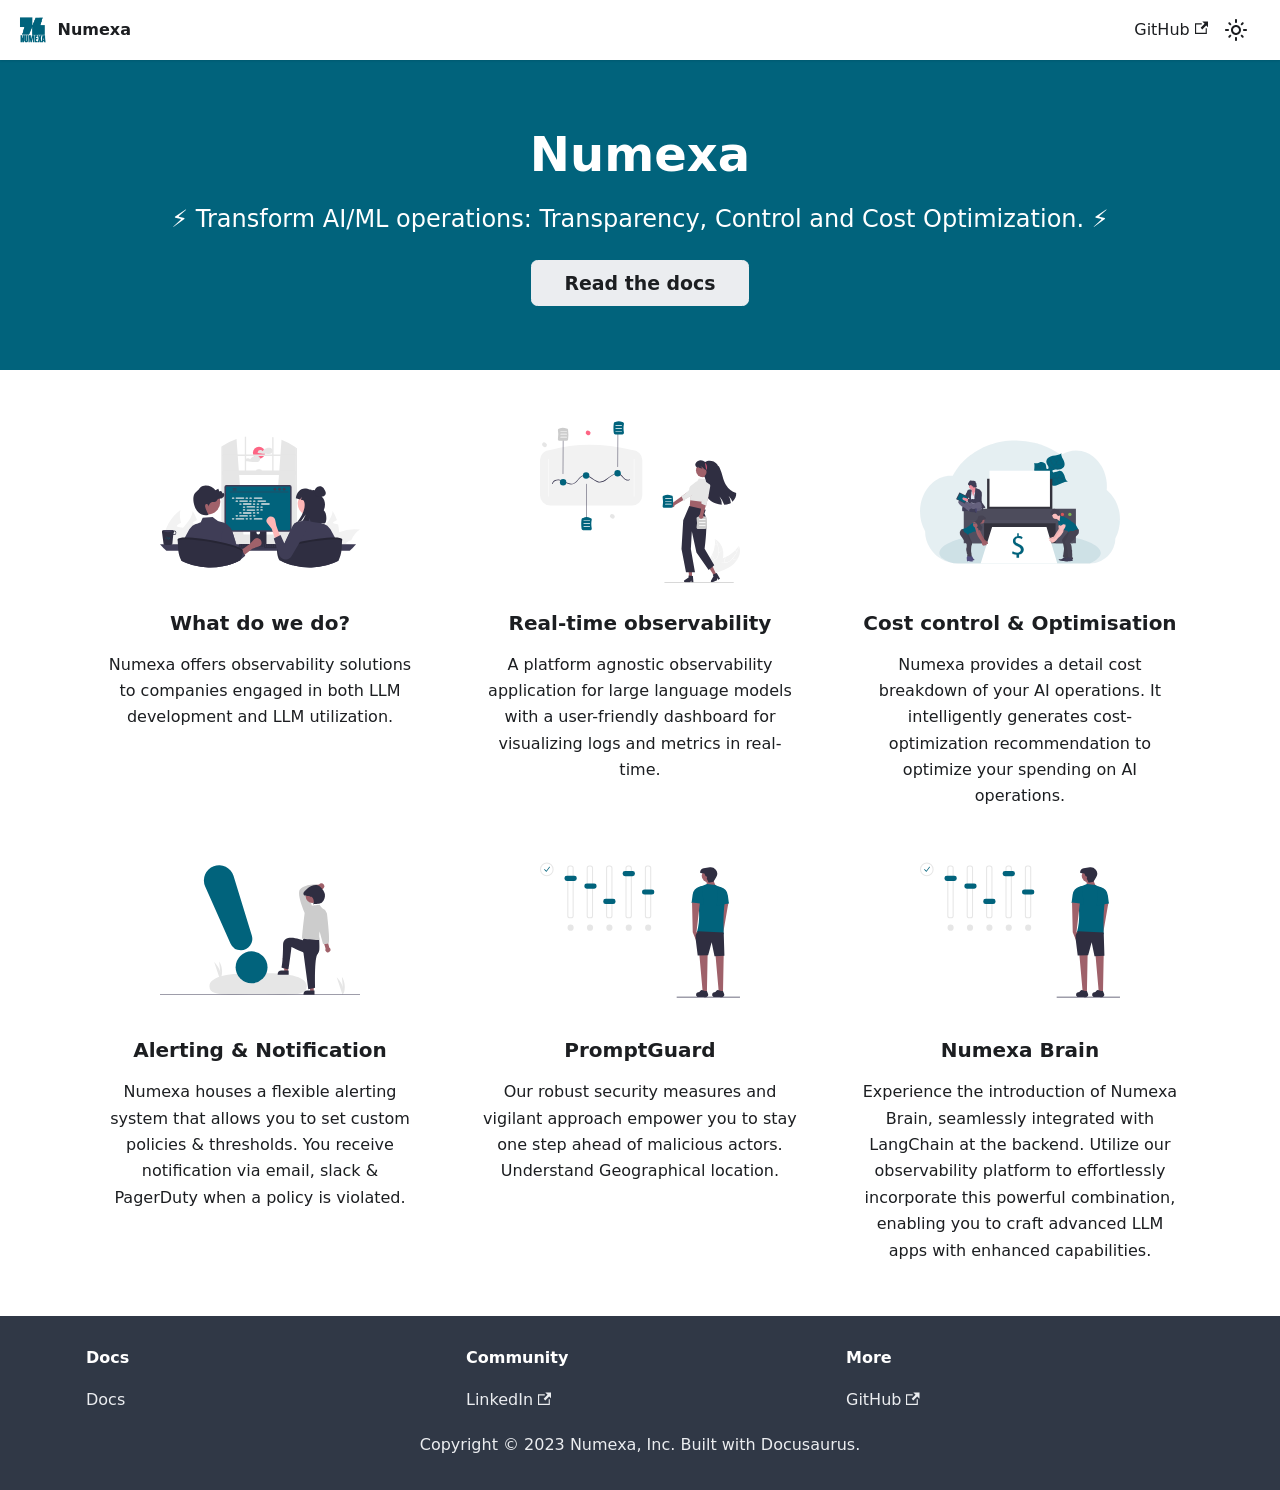
<file: index.html>
<!doctype html>
<html lang="en" dir="ltr" class="plugin-pages plugin-id-default">
<head>
<meta charset="UTF-8">
<meta name="generator" content="Docusaurus v2.4.1">
<title data-rh="true">Numexa - Numexa HQ | Numexa</title><meta data-rh="true" name="viewport" content="width=device-width,initial-scale=1"><meta data-rh="true" name="twitter:card" content="summary_large_image"><meta data-rh="true" property="og:image" content="https://numexahq.github.io/img/docusaurus-social-card.jpg"><meta data-rh="true" name="twitter:image" content="https://numexahq.github.io/img/docusaurus-social-card.jpg"><meta data-rh="true" property="og:url" content="https://numexahq.github.io/"><meta data-rh="true" name="docusaurus_locale" content="en"><meta data-rh="true" name="docusaurus_tag" content="default"><meta data-rh="true" name="docsearch:language" content="en"><meta data-rh="true" name="docsearch:docusaurus_tag" content="default"><meta data-rh="true" property="og:title" content="Numexa - Numexa HQ | Numexa"><meta data-rh="true" name="description" content="Description will go into a meta tag in &lt;head /&gt;"><meta data-rh="true" property="og:description" content="Description will go into a meta tag in &lt;head /&gt;"><link data-rh="true" rel="icon" href="/img/favicon.ico"><link data-rh="true" rel="canonical" href="https://numexahq.github.io/"><link data-rh="true" rel="alternate" href="https://numexahq.github.io/" hreflang="en"><link data-rh="true" rel="alternate" href="https://numexahq.github.io/" hreflang="x-default"><script data-rh="true">function maybeInsertBanner(){window.__DOCUSAURUS_INSERT_BASEURL_BANNER&&insertBanner()}function insertBanner(){var n=document.getElementById("__docusaurus-base-url-issue-banner-container");if(n){n.innerHTML='\n<div id="__docusaurus-base-url-issue-banner" style="border: thick solid red; background-color: rgb(255, 230, 179); margin: 20px; padding: 20px; font-size: 20px;">\n   <p style="font-weight: bold; font-size: 30px;">Your Docusaurus site did not load properly.</p>\n   <p>A very common reason is a wrong site <a href="https://docusaurus.io/docs/docusaurus.config.js/#baseUrl" style="font-weight: bold;">baseUrl configuration</a>.</p>\n   <p>Current configured baseUrl = <span style="font-weight: bold; color: red;">/</span>  (default value)</p>\n   <p>We suggest trying baseUrl = <span id="__docusaurus-base-url-issue-banner-suggestion-container" style="font-weight: bold; color: green;"></span></p>\n</div>\n';var e=document.getElementById("__docusaurus-base-url-issue-banner-suggestion-container"),s=window.location.pathname,r="/"===s.substr(-1)?s:s+"/";e.innerHTML=r}}window.__DOCUSAURUS_INSERT_BASEURL_BANNER=!0,document.addEventListener("DOMContentLoaded",maybeInsertBanner)</script><link rel="stylesheet" href="/assets/css/styles.a97b8bc0.css">
<link rel="preload" href="/assets/js/runtime~main.e09b3614.js" as="script">
<link rel="preload" href="/assets/js/main.cc1cceea.js" as="script">
</head>
<body class="navigation-with-keyboard">
<script>!function(){function t(t){document.documentElement.setAttribute("data-theme",t)}var e=function(){var t=null;try{t=new URLSearchParams(window.location.search).get("docusaurus-theme")}catch(t){}return t}()||function(){var t=null;try{t=localStorage.getItem("theme")}catch(t){}return t}();t(null!==e?e:"light")}()</script><div id="__docusaurus">
<div id="__docusaurus-base-url-issue-banner-container"></div><div role="region" aria-label="Skip to main content"><a class="skipToContent_fXgn" href="#__docusaurus_skipToContent_fallback">Skip to main content</a></div><nav aria-label="Main" class="navbar navbar--fixed-top"><div class="navbar__inner"><div class="navbar__items"><button aria-label="Toggle navigation bar" aria-expanded="false" class="navbar__toggle clean-btn" type="button"><svg width="30" height="30" viewBox="0 0 30 30" aria-hidden="true"><path stroke="currentColor" stroke-linecap="round" stroke-miterlimit="10" stroke-width="2" d="M4 7h22M4 15h22M4 23h22"></path></svg></button><a class="navbar__brand" href="/"><div class="navbar__logo"><img src="/img/nxa-logo-1-transparent-colored-lg.png" alt="My Site Logo" class="themedImage_ToTc themedImage--light_HNdA"><img src="/img/nxa-logo-1-transparent-colored-lg.png" alt="My Site Logo" class="themedImage_ToTc themedImage--dark_i4oU"></div><b class="navbar__title text--truncate">Numexa</b></a></div><div class="navbar__items navbar__items--right"><a href="https://github.com/NumexaHQ" target="_blank" rel="noopener noreferrer" class="navbar__item navbar__link">GitHub<svg width="13.5" height="13.5" aria-hidden="true" viewBox="0 0 24 24" class="iconExternalLink_nPIU"><path fill="currentColor" d="M21 13v10h-21v-19h12v2h-10v15h17v-8h2zm3-12h-10.988l4.035 4-6.977 7.07 2.828 2.828 6.977-7.07 4.125 4.172v-11z"></path></svg></a><div class="toggle_vylO colorModeToggle_DEke"><button class="clean-btn toggleButton_gllP toggleButtonDisabled_aARS" type="button" disabled="" title="Switch between dark and light mode (currently light mode)" aria-label="Switch between dark and light mode (currently light mode)" aria-live="polite"><svg viewBox="0 0 24 24" width="24" height="24" class="lightToggleIcon_pyhR"><path fill="currentColor" d="M12,9c1.65,0,3,1.35,3,3s-1.35,3-3,3s-3-1.35-3-3S10.35,9,12,9 M12,7c-2.76,0-5,2.24-5,5s2.24,5,5,5s5-2.24,5-5 S14.76,7,12,7L12,7z M2,13l2,0c0.55,0,1-0.45,1-1s-0.45-1-1-1l-2,0c-0.55,0-1,0.45-1,1S1.45,13,2,13z M20,13l2,0c0.55,0,1-0.45,1-1 s-0.45-1-1-1l-2,0c-0.55,0-1,0.45-1,1S19.45,13,20,13z M11,2v2c0,0.55,0.45,1,1,1s1-0.45,1-1V2c0-0.55-0.45-1-1-1S11,1.45,11,2z M11,20v2c0,0.55,0.45,1,1,1s1-0.45,1-1v-2c0-0.55-0.45-1-1-1C11.45,19,11,19.45,11,20z M5.99,4.58c-0.39-0.39-1.03-0.39-1.41,0 c-0.39,0.39-0.39,1.03,0,1.41l1.06,1.06c0.39,0.39,1.03,0.39,1.41,0s0.39-1.03,0-1.41L5.99,4.58z M18.36,16.95 c-0.39-0.39-1.03-0.39-1.41,0c-0.39,0.39-0.39,1.03,0,1.41l1.06,1.06c0.39,0.39,1.03,0.39,1.41,0c0.39-0.39,0.39-1.03,0-1.41 L18.36,16.95z M19.42,5.99c0.39-0.39,0.39-1.03,0-1.41c-0.39-0.39-1.03-0.39-1.41,0l-1.06,1.06c-0.39,0.39-0.39,1.03,0,1.41 s1.03,0.39,1.41,0L19.42,5.99z M7.05,18.36c0.39-0.39,0.39-1.03,0-1.41c-0.39-0.39-1.03-0.39-1.41,0l-1.06,1.06 c-0.39,0.39-0.39,1.03,0,1.41s1.03,0.39,1.41,0L7.05,18.36z"></path></svg><svg viewBox="0 0 24 24" width="24" height="24" class="darkToggleIcon_wfgR"><path fill="currentColor" d="M9.37,5.51C9.19,6.15,9.1,6.82,9.1,7.5c0,4.08,3.32,7.4,7.4,7.4c0.68,0,1.35-0.09,1.99-0.27C17.45,17.19,14.93,19,12,19 c-3.86,0-7-3.14-7-7C5,9.07,6.81,6.55,9.37,5.51z M12,3c-4.97,0-9,4.03-9,9s4.03,9,9,9s9-4.03,9-9c0-0.46-0.04-0.92-0.1-1.36 c-0.98,1.37-2.58,2.26-4.4,2.26c-2.98,0-5.4-2.42-5.4-5.4c0-1.81,0.89-3.42,2.26-4.4C12.92,3.04,12.46,3,12,3L12,3z"></path></svg></button></div><div class="searchBox_ZlJk"></div></div></div><div role="presentation" class="navbar-sidebar__backdrop"></div></nav><div id="__docusaurus_skipToContent_fallback" class="main-wrapper mainWrapper_z2l0"><header class="hero hero--primary heroBanner_qdFl"><div class="container"><h1 class="hero__title">Numexa</h1><p class="hero__subtitle">⚡️ Transform AI/ML operations: Transparency, Control and Cost Optimization. ⚡️</p><div class="buttons_AeoN"><a class="button button--secondary button--lg" href="/docs/intro">Read the docs</a></div></div></header><main><section class="features_t9lD"><div class="container"><div class="row"><div class="col col--4"><div class="text--center"><svg xmlns="http://www.w3.org/2000/svg" data-name="Layer 1" width="880.16" height="576.272" viewBox="0 0 880.16 576.272" class="featureSvg_GfXr" role="img"><circle cx="435.555" cy="71.266" r="26.701" fill="#fd6584"></circle><path d="M495.313 58.623a13.235 13.235 0 0 0-11.17-9.29 1.08 1.08 0 0 0-.18 0 1.418 1.418 0 0 0-.22-.05c-8.94-1.16-18.88 1.66-25.57 7.8a23.958 23.958 0 0 0-5.83 8.04 12.917 12.917 0 0 0-10.83-5.28 13.184 13.184 0 0 0-11.8 9.51 1.526 1.526 0 0 0 .69 1.69 6.673 6.673 0 0 0 2.79 1.42c2.21.47 4.44.9 6.67 1.29q6.54 1.14 13.15 1.85 4.365.465 8.75.74c6.04.38 12.11.47 18.16.28 3-.1 5.88-.2 8.62-1.52a12.798 12.798 0 0 0 4.95-4.31 14.548 14.548 0 0 0 1.82-12.17ZM440.383 97.523a13.652 13.652 0 0 0-.56-3.3 13.26 13.26 0 0 0-11.18-9.29.965.965 0 0 0-.17 0 1.887 1.887 0 0 0-.23-.05 33.194 33.194 0 0 0-14.69 1.51c-7.26 2.43-13.63 7.33-16.7 14.33a12.922 12.922 0 0 0-10.84-5.28 13.183 13.183 0 0 0-11.8 9.51 1.555 1.555 0 0 0 .69 1.69 6.733 6.733 0 0 0 2.79 1.42c2.22.47 4.44.9 6.68 1.29q6.54 1.14 13.14 1.85a195.164 195.164 0 0 0 26.92 1.02c2.99-.1 5.88-.2 8.62-1.52a12.77 12.77 0 0 0 4.94-4.31 14.265 14.265 0 0 0 2.39-8.87Z" fill="#e6e6e6"></path><path d="M788.132 421.512a171.855 171.855 0 0 1-7.442 53.772c-.186.633-.41 1.265-.633 1.898H670.502a98.322 98.322 0 0 1 7.406-22.328c9.117-19.35 24.002-35.91 38.701-52.358 20.244-22.663 40.004-45.14 43.13-74.612a169.258 169.258 0 0 1 19.053 39.334 46.231 46.231 0 0 0-15.294 9.377c-1.229 1.154-2.531 2.829-1.898 4.429.595 1.34 2.232 1.786 3.684 2.084 3.498.67 6.996 1.34 10.494 1.972 2.753.558 5.544 1.08 8.335 1.6a182.729 182.729 0 0 1 4.02 34.832Z" fill="#f2f2f2"></path><path d="M880.16 409.455c-17.565 10.68-28.728 27.202-37.845 45.697a46.743 46.743 0 0 0-21.25 11.164c-1.264 1.154-2.567 2.828-1.897 4.428.558 1.34 2.233 1.787 3.684 2.084 3.46.67 6.996 1.34 10.457 1.973-.335.781-.67 1.6-1.005 2.381H716.2a164.174 164.174 0 0 1 17.453-19.946c1.376-1.377 2.79-2.68 4.242-4.019a173.653 173.653 0 0 1 50.238-31.705 176.734 176.734 0 0 1 92.027-12.057Z" fill="#f2f2f2"></path><path d="M735.55 477.182H632.174a167.932 167.932 0 0 1 .149-24.858c4.13-51.094 31.928-99.768 73.867-129.24-5.358 19.09-2.605 38.068 2.977 57.121-.78.26-1.562.484-2.27.782a46.236 46.236 0 0 0-15.294 9.377c-1.228 1.154-2.53 2.829-1.898 4.429.558 1.34 2.233 1.786 3.684 2.084 3.498.67 6.996 1.34 10.457 1.972 2.791.558 5.582 1.08 8.373 1.637 1.302.224 2.605.484 3.907.744.186.447.298.856.484 1.266 6.55 18.048 13.694 36.245 17.044 54.74a127.778 127.778 0 0 1 1.711 14.03c.112 1.972.187 3.944.187 5.916ZM172.133 421.512a171.855 171.855 0 0 1-7.443 53.772c-.186.633-.41 1.265-.633 1.898H54.502a98.322 98.322 0 0 1 7.406-22.328c9.117-19.35 24.002-35.91 38.701-52.358 20.244-22.663 40.004-45.14 43.13-74.612a169.258 169.258 0 0 1 19.053 39.334 46.231 46.231 0 0 0-15.294 9.377c-1.229 1.154-2.531 2.829-1.898 4.429.595 1.34 2.232 1.786 3.684 2.084 3.498.67 6.996 1.34 10.494 1.972 2.753.558 5.544 1.08 8.335 1.6a182.729 182.729 0 0 1 4.02 34.832Z" fill="#f2f2f2"></path><path d="M264.16 409.455c-17.565 10.68-28.728 27.202-37.845 45.697a46.743 46.743 0 0 0-21.25 11.164c-1.264 1.154-2.567 2.828-1.897 4.428.558 1.34 2.233 1.787 3.684 2.084 3.46.67 6.996 1.34 10.457 1.973-.335.781-.67 1.6-1.005 2.381H100.2a164.174 164.174 0 0 1 17.453-19.946c1.376-1.377 2.79-2.68 4.242-4.019a173.653 173.653 0 0 1 50.237-31.705 176.734 176.734 0 0 1 92.028-12.057Z" fill="#f2f2f2"></path><path d="M119.55 477.182H16.174a167.932 167.932 0 0 1 .149-24.858c4.13-51.094 31.928-99.768 73.867-129.24-5.358 19.09-2.605 38.068 2.977 57.121-.78.26-1.562.484-2.27.782a46.236 46.236 0 0 0-15.294 9.377c-1.228 1.154-2.53 2.829-1.898 4.429.558 1.34 2.233 1.786 3.684 2.084 3.498.67 6.996 1.34 10.457 1.972 2.791.558 5.582 1.08 8.373 1.637 1.302.224 2.605.484 3.907.744.186.447.298.856.484 1.266 6.55 18.048 13.694 36.245 17.044 54.74a127.778 127.778 0 0 1 1.711 14.03c.112 1.972.187 3.944.187 5.916Z" fill="#f2f2f2"></path><path d="m504.41 433.78 92.37 8.2.99.09V47.93l-.99-.69a288.323 288.323 0 0 0-62.01-32.94l-4.72 65.1-.43 5.96-4.67 64.56-1.44 19.86-18.93 261.7ZM275.98 40.59c-.66.42-1.32.84-1.98 1.28v400.2l1.98-.18 91.37-8.11-.17-2.3-18.93-261.7-1.44-19.86-4.67-64.56-.43-5.96-4.95-68.27a287.687 287.687 0 0 0-60.78 29.46Z" fill="#e6e6e6"></path><path d="M274 41.87c-1.33.86-2.66 1.74-3.97 2.63v403.03c0 10.07 5.97 18.51 13.95 20.66a15.249 15.249 0 0 0 4 .53h296.8a15.118 15.118 0 0 0 3.99-.53 17.06 17.06 0 0 0 7.78-4.66 22.919 22.919 0 0 0 6.18-16V51.51c-1.64-1.21-3.29-2.41-4.96-3.58l-.99-.69v400.29a16.108 16.108 0 0 1-.46 3.85c-1.41 5.95-6.06 10.31-11.54 10.31h-296.8c-6.62 0-12-6.35-12-14.16V40.59c-.66.42-1.32.84-1.98 1.28Z" fill="#e6e6e6"></path><path fill="#e6e6e6" d="M273.003 79.404h326.752v5.959H273.003z"></path><path d="M499.68 3.39c-1.98-.49-3.96-.95-5.96-1.38v161.81h5.96ZM379.04 0c-1.99.37-3.98.75-5.96 1.16v162.66h5.96ZM208.94 458.29a26.711 26.711 0 0 0 1.93 9.98 25.54 25.54 0 0 0 1.75 3.56 27.096 27.096 0 0 0 3.02 4.18 26.76 26.76 0 0 0 20.12 9.11h391.31a26.82 26.82 0 0 0 0-53.64H235.76a26.846 26.846 0 0 0-26.82 26.81Z" fill="#e6e6e6"></path><path fill="#e6e6e6" d="M597.768 169.782H273.002V149.92h324.766z"></path><path d="M449.29 154.885H421.48a10.925 10.925 0 0 1 10.925-10.925h5.959a10.925 10.925 0 0 1 10.925 10.925Z" fill="#e6e6e6"></path><path d="M0 473.61a289.004 289.004 0 0 0 28.12 28.95H834.7a289.004 289.004 0 0 0 28.12-28.95Z" fill="#3f3d56"></path><path d="M396.69 376.8v102.56h71.85V376.8a3.448 3.448 0 0 0-2.43-3.3 3.175 3.175 0 0 0-1.03-.16h-64.92a3.463 3.463 0 0 0-3.47 3.46Zm28.04 35.24a7.67 7.67 0 0 1 15.34 0v11.9a7.67 7.67 0 0 1-15.34 0Z" fill="#2f2e41"></path><path d="M396.47 476.08v9.89a1.946 1.946 0 0 0 1.93 1.94h68.43a1.94 1.94 0 0 0 1.93-1.94v-9.89ZM283.66 222.28v187.26a9.007 9.007 0 0 0 9 9h277.5a9.007 9.007 0 0 0 9-9V222.28a9.011 9.011 0 0 0-9-8.99h-277.5a9.012 9.012 0 0 0-9 8.99Z" fill="#3f3d56"></path><path d="M290.17 224.61v182.62a4.818 4.818 0 0 0 4.81 4.81h272.87a4.818 4.818 0 0 0 4.81-4.81V224.61a4.82 4.82 0 0 0-4.81-4.82H294.98a4.82 4.82 0 0 0-4.81 4.82Z" fill="#01637c"></path><path d="M345.81 490.24a2.948 2.948 0 0 0 2.32 1.11h162.34a2.987 2.987 0 0 0 2.92-3.6l-2.52-11.97a2.993 2.993 0 0 0-1.86-2.17 2.895 2.895 0 0 0-1.06-.2H350.64a2.894 2.894 0 0 0-1.06.2 2.992 2.992 0 0 0-1.86 2.17l-2.52 11.97a2.985 2.985 0 0 0 .61 2.49Z" fill="#2f2e41"></path><rect x="661.717" y="637.43" width="5" height="3" rx="0.488" transform="rotate(-180 584.257 557.998)" fill="#3f3d56"></rect><rect x="651.717" y="637.43" width="5" height="3" rx="0.488" transform="rotate(-180 574.257 557.998)" fill="#3f3d56"></rect><rect x="641.717" y="637.43" width="5" height="3" rx="0.488" transform="rotate(-180 564.257 557.998)" fill="#3f3d56"></rect><rect x="631.717" y="637.43" width="5" height="3" rx="0.488" transform="rotate(-180 554.257 557.998)" fill="#3f3d56"></rect><rect x="621.717" y="637.43" width="5" height="3" rx="0.488" transform="rotate(-180 544.257 557.998)" fill="#3f3d56"></rect><rect x="611.717" y="637.43" width="5" height="3" rx="0.488" transform="rotate(-180 534.257 557.998)" fill="#3f3d56"></rect><rect x="601.717" y="637.43" width="5" height="3" rx="0.488" transform="rotate(-180 524.257 557.998)" fill="#3f3d56"></rect><rect x="591.717" y="637.43" width="5" height="3" rx="0.488" transform="rotate(-180 514.257 557.998)" fill="#3f3d56"></rect><rect x="581.717" y="637.43" width="5" height="3" rx="0.488" transform="rotate(-180 504.257 557.998)" fill="#3f3d56"></rect><rect x="571.717" y="637.43" width="5" height="3" rx="0.488" transform="rotate(-180 494.257 557.998)" fill="#3f3d56"></rect><rect x="561.717" y="637.43" width="5" height="3" rx="0.488" transform="rotate(-180 484.257 557.998)" fill="#3f3d56"></rect><rect x="551.717" y="637.43" width="5" height="3" rx="0.488" transform="rotate(-180 474.257 557.998)" fill="#3f3d56"></rect><rect x="541.717" y="637.43" width="5" height="3" rx="0.488" transform="rotate(-180 464.257 557.998)" fill="#3f3d56"></rect><rect x="531.717" y="637.43" width="5" height="3" rx="0.488" transform="rotate(-180 454.257 557.998)" fill="#3f3d56"></rect><rect x="521.717" y="637.43" width="5" height="3" rx="0.488" transform="rotate(-180 444.257 557.998)" fill="#3f3d56"></rect><rect x="511.717" y="637.43" width="5" height="3" rx="0.488" transform="rotate(-180 434.257 557.998)" fill="#3f3d56"></rect><rect x="661.835" y="642.43" width="5" height="3" rx="0.488" transform="rotate(-180 584.375 562.998)" fill="#3f3d56"></rect><rect x="651.835" y="642.43" width="5" height="3" rx="0.488" transform="rotate(-180 574.375 562.998)" fill="#3f3d56"></rect><rect x="641.835" y="642.43" width="5" height="3" rx="0.488" transform="rotate(-180 564.375 562.998)" fill="#3f3d56"></rect><rect x="631.835" y="642.43" width="5" height="3" rx="0.488" transform="rotate(-180 554.375 562.998)" fill="#3f3d56"></rect><rect x="621.835" y="642.43" width="5" height="3" rx="0.488" transform="rotate(-180 544.375 562.998)" fill="#3f3d56"></rect><rect x="611.835" y="642.43" width="5" height="3" rx="0.488" transform="rotate(-180 534.375 562.998)" fill="#3f3d56"></rect><rect x="601.835" y="642.43" width="5" height="3" rx="0.488" transform="rotate(-180 524.375 562.998)" fill="#3f3d56"></rect><rect x="591.835" y="642.43" width="5" height="3" rx="0.488" transform="rotate(-180 514.375 562.998)" fill="#3f3d56"></rect><rect x="581.835" y="642.43" width="5" height="3" rx="0.488" transform="rotate(-180 504.375 562.998)" fill="#3f3d56"></rect><rect x="571.835" y="642.43" width="5" height="3" rx="0.488" transform="rotate(-180 494.375 562.998)" fill="#3f3d56"></rect><rect x="561.835" y="642.43" width="5" height="3" rx="0.488" transform="rotate(-180 484.375 562.998)" fill="#3f3d56"></rect><rect x="551.835" y="642.43" width="5" height="3" rx="0.488" transform="rotate(-180 474.375 562.998)" fill="#3f3d56"></rect><rect x="541.835" y="642.43" width="5" height="3" rx="0.488" transform="rotate(-180 464.375 562.998)" fill="#3f3d56"></rect><rect x="531.835" y="642.43" width="5" height="3" rx="0.488" transform="rotate(-180 454.375 562.998)" fill="#3f3d56"></rect><rect x="521.835" y="642.43" width="5" height="3" rx="0.488" transform="rotate(-180 444.375 562.998)" fill="#3f3d56"></rect><rect x="511.835" y="642.43" width="5" height="3" rx="0.488" transform="rotate(-180 434.375 562.998)" fill="#3f3d56"></rect><rect x="578.835" y="648.43" width="40" height="3" rx="0.488" transform="rotate(-180 518.875 568.998)" fill="#3f3d56"></rect><path d="M308.692 244.947h255.323a1.016 1.016 0 0 0 0-2.031H308.692a1.016 1.016 0 0 0 0 2.03Z" fill="#3f3d56"></path><ellipse cx="546.635" cy="231.649" rx="5.95" ry="6.083" fill="#3f3d56"></ellipse><ellipse cx="526.079" cy="231.649" rx="5.95" ry="6.083" fill="#3f3d56"></ellipse><ellipse cx="505.523" cy="231.649" rx="5.95" ry="6.083" fill="#3f3d56"></ellipse><path d="M319.98 228.18a1.095 1.095 0 0 0 1.09 1.1h14.6a1.105 1.105 0 0 0 0-2.21h-14.6a1.103 1.103 0 0 0-1.09 1.11ZM319.98 232.33a1.095 1.095 0 0 0 1.09 1.1h14.6a1.105 1.105 0 0 0 0-2.21h-14.6a1.103 1.103 0 0 0-1.09 1.11ZM319.98 236.47a1.103 1.103 0 0 0 1.09 1.11h14.6a1.105 1.105 0 0 0 0-2.21h-14.6a1.095 1.095 0 0 0-1.09 1.1Z" fill="#3f3d56"></path><rect x="316.366" y="268.543" width="11.006" height="5.76" rx="2.88" fill="#e6e6e6"></rect><rect x="376.366" y="268.543" width="11.006" height="5.76" rx="2.88" fill="#e6e6e6"></rect><rect x="393.366" y="268.543" width="11.006" height="5.76" rx="2.88" fill="#e6e6e6"></rect><rect x="332.686" y="268.063" width="38.366" height="5.76" rx="2.88" fill="#e6e6e6"></rect><rect x="412.686" y="268.063" width="38.366" height="5.76" rx="2.88" fill="#e6e6e6"></rect><rect x="332.366" y="281.543" width="11.006" height="5.76" rx="2.88" fill="#e6e6e6"></rect><rect x="392.366" y="281.543" width="11.006" height="5.76" rx="2.88" fill="#e6e6e6"></rect><rect x="409.366" y="281.543" width="11.006" height="5.76" rx="2.88" fill="#e6e6e6"></rect><rect x="348.686" y="281.063" width="38.366" height="5.76" rx="2.88" fill="#e6e6e6"></rect><rect x="428.686" y="281.063" width="38.366" height="5.76" rx="2.88" fill="#e6e6e6"></rect><rect x="348.366" y="294.543" width="11.006" height="5.76" rx="2.88" fill="#e6e6e6"></rect><rect x="408.366" y="294.543" width="11.006" height="5.76" rx="2.88" fill="#e6e6e6"></rect><rect x="425.366" y="294.543" width="11.006" height="5.76" rx="2.88" fill="#e6e6e6"></rect><rect x="364.686" y="294.063" width="38.366" height="5.76" rx="2.88" fill="#e6e6e6"></rect><rect x="444.686" y="294.063" width="38.366" height="5.76" rx="2.88" fill="#e6e6e6"></rect><rect x="364.366" y="307.543" width="11.006" height="5.76" rx="2.88" fill="#e6e6e6"></rect><rect x="424.366" y="307.543" width="11.006" height="5.76" rx="2.88" fill="#e6e6e6"></rect><rect x="441.366" y="307.543" width="11.006" height="5.76" rx="2.88" fill="#e6e6e6"></rect><rect x="380.686" y="307.063" width="38.366" height="5.76" rx="2.88" fill="#e6e6e6"></rect><rect x="376.366" y="359.237" width="11.006" height="5.76" rx="2.88" fill="#e6e6e6"></rect><rect x="393.366" y="359.237" width="11.006" height="5.76" rx="2.88" fill="#e6e6e6"></rect><rect x="412.686" y="359.717" width="38.366" height="5.76" rx="2.88" fill="#e6e6e6"></rect><rect x="316.366" y="359.237" width="11.006" height="5.76" rx="2.88" fill="#e6e6e6"></rect><rect x="332.686" y="359.717" width="38.366" height="5.76" rx="2.88" fill="#e6e6e6"></rect><rect x="332.366" y="346.237" width="11.006" height="5.76" rx="2.88" fill="#e6e6e6"></rect><rect x="392.366" y="346.237" width="11.006" height="5.76" rx="2.88" fill="#e6e6e6"></rect><rect x="409.366" y="346.237" width="11.006" height="5.76" rx="2.88" fill="#e6e6e6"></rect><rect x="348.686" y="346.717" width="38.366" height="5.76" rx="2.88" fill="#e6e6e6"></rect><rect x="348.366" y="333.237" width="11.006" height="5.76" rx="2.88" fill="#e6e6e6"></rect><rect x="408.366" y="333.237" width="11.006" height="5.76" rx="2.88" fill="#e6e6e6"></rect><rect x="425.366" y="333.237" width="11.006" height="5.76" rx="2.88" fill="#e6e6e6"></rect><rect x="364.686" y="333.717" width="38.366" height="5.76" rx="2.88" fill="#e6e6e6"></rect><rect x="364.366" y="320.237" width="11.006" height="5.76" rx="2.88" fill="#e6e6e6"></rect><rect x="424.366" y="320.237" width="11.006" height="5.76" rx="2.88" fill="#e6e6e6"></rect><rect x="441.366" y="320.237" width="11.006" height="5.76" rx="2.88" fill="#e6e6e6"></rect><rect x="380.686" y="320.717" width="38.366" height="5.76" rx="2.88" fill="#e6e6e6"></rect><path d="M349.912 545.952c-.22.11-.44.22-.66.32q-2.085 1.035-4.2 2.04-6.33 3.015-12.82 5.73a285.483 285.483 0 0 1-34.97 12.03c-2-12.47-3.94-41.88-5.8-63.51-.35-4.07-.7-7.86-1.05-11.21a97.155 97.155 0 0 0-1.89-13.08 4.36 4.36 0 0 0-.39-.97c.19 1.73.39 6.89.58 14.05.1 3.35.19 7.14.29 11.21.47 20.82.96 49.15 1.45 65.28-1.39.34-2.79.68-4.19 1-.88.21-1.77.41-2.66.6-1.08.24-2.16.48-3.24.7q-1.695.36-3.39.69a290.072 290.072 0 0 1-56.06 5.44c-1.25 0-2.49-.01-3.74-.02-.38 0-.76-.01-1.15-.02-1.1-.02-2.24-.04-3.4-.07a288.591 288.591 0 0 1-65.84-9.49l.87-64.11.15-11.21.06-4.25a15.182 15.182 0 0 0-.88 4.25c-.35 2.73-.71 6.6-1.07 11.21-1.37 17.76-2.78 46.41-4.24 62.71-17.29-4.92-29.93-9.41-45.73-17.31-.61-.3-1.23-.61-1.84-.92.11-.77.23-1.54.34-2.33 1.79-12.44-.32-28.63 1.66-42.15 1.51-10.43 3.07-20.45 4.64-28.95 1.9-10.23 3.83-18.27 5.74-22.18 2.2-4.51 4.4-8.95 6.53-13.2l2.71-5.39c.48-.95.96-1.89 1.43-2.81 2.14-4.19 4.16-8.06 6.01-11.49 1.3-2.41 2.5-4.59 3.6-6.5 1.29-2.25 2.43-4.11 3.37-5.52a55.306 55.306 0 0 1 29.28-22.21l.3-.08.29.12.33.15 19.06-6.97 8.51-20.49 43.71-2.69 7.06 5.37 3.61 2.75 3.85 2.93 7.08 5.39 2.01.62 2.99.92 20.45 6.28.21-.09.3.08a55.168 55.168 0 0 1 27.36 19.5c.68.88 1.31 1.79 1.92 2.71 1.66 2.46 3.9 6.35 6.54 11.23 1.09 2.01 2.24 4.19 3.45 6.5.73 1.39 7.03 21.05 13.16 41.13 5.73 18.8 11.31 37.97 12.04 42.89.13.91.27 1.83.4 2.74.83 5.69 1.65 11.42 2.44 17.01 1.17 8.29 2.31 16.29 3.4 23.44l.03.2Z" fill="#3f3d56"></path><path opacity="0.2" d="m303.59 473.566-8.497-32.792-7.503 28.296 16 4.496z"></path><path d="M15.83 473.186a6.416 6.416 0 0 0 6.182 4.33l26.492-.681a6.328 6.328 0 0 0 5.981-4.657l3.749-40.087a9.794 9.794 0 0 0 4.238.87 9.661 9.661 0 0 0-.485-19.316 8.184 8.184 0 0 0-1.736.18 6.548 6.548 0 0 0-4.874-2.102l-40.75 1.052a5.854 5.854 0 0 0-1.006.125 6.365 6.365 0 0 0-4.873 8.264Zm43.173-43.817 2.667-9.553a6.506 6.506 0 0 0 .02-3.374c.13 0 .244-.062.374-.062a6.91 6.91 0 0 1 .323 13.817 6.505 6.505 0 0 1-3.384-.828Z" fill="#2f2e41"></path><path d="M13.621 412.9c.868 4.964 10.63 8.453 22.366 7.847 10.793-.497 19.617-4.287 21.234-8.779a6.025 6.025 0 0 0-1.844-.245l-40.75 1.052a5.854 5.854 0 0 0-1.006.125Z" fill="#3f3d56"></path><path d="M38.138 451.158a.497.497 0 0 0 .15-.067l5.754-3.766a.5.5 0 0 0 0-.836l-5.98-3.916a.5.5 0 1 0-.547.835l5.34 3.499-5.113 3.348a.5.5 0 0 0 .396.903ZM29.051 451.577a.5.5 0 0 0 .126-.919l-5.303-3.04L29 443.81a.5.5 0 1 0-.596-.803l-5.739 4.263a.5.5 0 0 0 .05.835l5.965 3.42a.5.5 0 0 0 .371.05ZM37.566 454.458a.482.482 0 0 0 .137-.058.5.5 0 0 0 .167-.687l-8.155-13.409a.5.5 0 0 0-.855.52l8.156 13.41a.5.5 0 0 0 .55.224Z" fill="#01637c"></path><path d="M785.15 547.04c-.61.31-1.23.62-1.84.92-15.8 7.9-28.44 12.39-45.73 17.31-1.46-16.3-2.87-44.95-4.24-62.71-.36-4.61-.72-8.48-1.07-11.21a15.182 15.182 0 0 0-.88-4.25l.06 4.25.15 11.21.87 64.11a288.588 288.588 0 0 1-65.84 9.49c-1.16.03-2.3.05-3.4.07-.39.01-.77.02-1.15.02-1.25.01-2.49.02-3.74.02a289.271 289.271 0 0 1-69.54-8.43c.49-16.13.98-44.46 1.449-65.28.1-4.07.19-7.86.29-11.21.19-7.16.39-12.32.58-14.05a4.362 4.362 0 0 0-.39.97 97.154 97.154 0 0 0-1.89 13.08c-.35 3.35-.7 7.14-1.05 11.21-1.86 21.63-3.8 51.04-5.8 63.51a285.473 285.473 0 0 1-34.97-12.03q-9-3.75-17.68-8.09c1.1-7.2 2.25-15.27 3.43-23.64.92-6.49 1.87-13.16 2.84-19.75 1.5-10.18 52.46-120.11 64.47-123.96l.3-.08.21.09 20.45-6.28 2.99-.92 2.01-.62 7.08-5.39 3.85-2.93 3.61-2.75 7.06-5.37 43.71 2.69 8.51 20.49 19.06 6.97.33-.15.29-.12.3.08a55.306 55.306 0 0 1 29.28 22.21c.94 1.41 2.08 3.27 3.37 5.52 1.1 1.91 2.3 4.09 3.6 6.5 1.85 3.43 3.87 7.3 6.01 11.49.47.92.95 1.86 1.43 2.81q1.335 2.64 2.71 5.39c2.13 4.25 4.33 8.69 6.53 13.2 1.91 3.91 3.84 11.95 5.74 22.18 1.57 8.5 3.13 18.52 4.64 28.95 1.98 13.52-.13 29.71 1.66 42.15.11.79.23 1.56.34 2.33Z" fill="#3f3d56"></path><circle cx="656.954" cy="296.158" r="50.836" fill="#ffb6b6"></circle><path opacity="0.2" d="m575.659 473.566 8.497-32.792 7.503 28.296-16 4.496z"></path><path d="M801.77 452.2c-3.04 41.88.11 60.32-16.67 94.85a286.16 286.16 0 0 1-47.52 18.22q-2.55.72-5.11 1.4a288.588 288.588 0 0 1-65.84 9.49c-1.16.03-2.3.05-3.4.07-.39.01-.77.02-1.15.02-1.25.01-2.49.02-3.74.02a289.271 289.271 0 0 1-69.54-8.43q-3.42-.84-6.81-1.77a285.473 285.473 0 0 1-34.97-12.03q-9-3.75-17.68-8.09c-1.31-.66-2.62-1.32-3.91-2-6.63-11.66-10.4-25.84-10.48-42.88 4.59-29.36 276.68-74.19 286.82-48.87Z" fill="#2f2e41"></path><path d="M801.761 459.372c.156-2.593.33-5.27.532-8.06-10.14-25.32-282.23 19.51-286.82 48.87.012 2.692.127 5.304.32 7.855 11.116-28.978 269.606-71.586 285.968-48.665Z" opacity="0.2"></path><path d="m508.182 454.175 22.334-11.167-18.611-50.25L507 367.416a19.161 19.161 0 0 0-31.282-10.908 19.161 19.161 0 0 0-2.493 26.519l18.207 22.759Z" fill="#ffb6b6"></path><path d="m530.516 433.703-29.778 14.889 22.598 70.809a30.977 30.977 0 0 0 22.336 20.716 30.977 30.977 0 0 0 33.738-14.197l59.924-102.714a31.62 31.62 0 0 0-10.195-42.982 31.62 31.62 0 0 0-45.296 12.765l-36.576 77.937Z" fill="#3f3d56"></path><circle cx="209.508" cy="287.552" r="55.935" fill="#a0616a"></circle><path d="M154.244 249.006c4.548-6.13 11.085-10.488 16.085-16.255 2.744-3.164 5.021-6.75 8.106-9.582 5.73-5.263 13.744-7.42 21.52-7.688a54.305 54.305 0 0 1 44.331 21.038l12.194-7.149 4.817 12.68a7.39 7.39 0 0 1 11.264 9.248c.967-2.99 5.399-3.624 7.842-1.649 2.444 1.975 3.098 5.488 2.7 8.604a17.32 17.32 0 0 1-13.065 14.326c-5.305 1.182-11.478-.06-15.723 3.333-3.404 2.72-4.431 7.671-7.904 10.3-4.28 3.241-10.33 1.743-15.65 2.459-9.308 1.253-16.678 10.773-15.56 20.098-.842-2.943-1.727-5.97-3.638-8.36-1.912-2.39-5.131-4.007-8.063-3.128-4.846 1.452-5.638 8.057-4.464 12.978 3.115 13.05 14.92 34.144 14.92 34.144-15.328 6.046-33.59.329-45.416-11.144-11.826-11.473-17.985-27.719-20.668-43.976-2.276-13.786-1.953-29.056 6.372-40.277ZM720.662 324.182c10.642-24.398 4.613-46.85-8.36-58.76v-.01c-5.1-11.43-11.88-20.25-19.64-22.32-3.75-2.41-7.39-5.24-11.43-6.68a14.887 14.887 0 0 0-11.68.53l-2.06-.55c-1.75-4.47-3.8-4.56-6.08-1.62-8.78-4.09-16.69-5.92-23.73-5.92-22.96 0-36.54 19.44-40.14 42.94l19.19 5.11 6.67-10.63-3.08 11.59 10.59 2.81c16.12 20.99-3.17 69.41-27.62 96.35q8.73-2.415 17.39-4.08l20.98-30.76-13 28c6.75-.99 15.36-.04 24.77 1.87 3.17-4.14 4.84-9.66 3.2-14.58a55.745 55.745 0 0 1 5.48 16.53c19.86 4.85 46.95 7.34 61.55 9.18 11.796-3.85 11.828-47.34-3-59Z" fill="#2f2e41"></path><path d="M727.585 241.19c7.795 17.454-7.933 24.96-22.341 24.749-13.02-.192-24.084-9.338-24.748-22.341a23.576 23.576 0 0 1 22.341-24.749c13.003-.664 19.439 10.453 24.748 22.342Z" fill="#2f2e41"></path><path d="m365.982 525.309-12.84-21.416 42.692-32.388 17.75-18.74a19.161 19.161 0 0 1 32.244 7.603 19.161 19.161 0 0 1-12.142 23.706l-27.582 9.417Z" fill="#a0616a"></path><path d="m375.262 524.602-19.99 16.66-5.39 4.49-.63.52q-2.085 1.035-4.2 2.04-6.33 3.015-12.82 5.73a285.483 285.483 0 0 1-34.97 12.03q-3.39.93-6.81 1.77c-1.39.34-2.79.68-4.19 1-.88.21-1.77.41-2.66.6-1.08.24-2.16.48-3.24.7q-1.695.36-3.39.69a30.963 30.963 0 0 1-9.62-22.44c0-.27 0-.55.01-.83l3.21-82.33 1.42-36.49a31.618 31.618 0 0 1 31.69-30.78c.96 0 1.91.05 2.85.14.68.88 1.31 1.79 1.92 2.71 1.66 2.46 3.9 6.35 6.54 11.23 1.09 2.01 2.24 4.19 3.45 6.5.73 1.39 7.03 21.05 13.16 41.13l-2.7 20.97-4.88 37.8 20.02-13.14 14.1-9.26 1.67 2.79 4.35 7.26 8.4 14Z" fill="#3f3d56"></path><path d="M364.302 501.072c-.01 1.7-.05 3.37-.14 5.02a97.248 97.248 0 0 1-1.58 13.56 79.144 79.144 0 0 1-7.31 21.61c-.46.91-.95 1.81-1.45 2.69-1.29.68-2.6 1.34-3.91 2-.22.11-.44.22-.66.32q-8.355 4.155-17.02 7.77a285.483 285.483 0 0 1-34.97 12.03q-3.39.93-6.81 1.77-6.675 1.65-13.48 2.99a290.072 290.072 0 0 1-56.06 5.44c-1.25 0-2.49-.01-3.74-.02-.38 0-.76-.01-1.15-.02-1.1-.02-2.24-.04-3.4-.07a288.591 288.591 0 0 1-65.84-9.49q-2.565-.675-5.11-1.4a286.165 286.165 0 0 1-47.52-18.22c-16.78-34.53-13.63-52.97-16.67-94.85 6.24-15.59 111.81-4.58 193.09 13.03 22.06 4.78 42.32 10.05 58.33 15.41 16.54 5.53 28.53 11.15 33.23 16.43a7.937 7.937 0 0 1 2.17 4Z" fill="#2f2e41"></path><path d="M77.488 459.372c-.155-2.593-.329-5.27-.531-8.06 10.14-25.32 282.23 19.51 286.82 48.87a110.45 110.45 0 0 1-.322 7.855C352.34 479.059 93.851 436.45 77.488 459.372Z" opacity="0.2"></path></svg></div><div class="text--center padding-horiz--md"><h3>What do we do?</h3><p>Numexa offers observability solutions to companies engaged in both LLM development and LLM utilization.</p></div></div><div class="col col--4"><div class="text--center"><svg xmlns="http://www.w3.org/2000/svg" data-name="Layer 1" width="813.411" height="656.337" viewBox="0 0 813.411 656.337" class="featureSvg_GfXr" role="img"><path d="M788.66 579.106c20.72-19.505 31.403-48.723 20.272-73.44-16.204 24.872-42.88 44.459-73.808 54.196-12.046 3.792-25.899 6.92-32.45 16.486-4.078 5.952-4.375 13.406-2.538 20.146 1.837 6.74 5.62 12.939 9.364 19.054l.021 1.728c29.32-7.459 58.42-18.666 79.14-38.17Z" fill="#f2f2f2"></path><path d="M808.309 505.798c-3.494 21.524-14.925 42.218-32.402 57.818a51.44 51.44 0 0 1-12.77 8.707 33.523 33.523 0 0 1-15.296 2.827c-4.946-.158-9.983-.816-14.887.073a18.158 18.158 0 0 0-11.917 7.741c-3.25 4.781-4.33 10.292-5.17 15.713-.933 6.019-1.792 12.283-5.755 17.461-.48.627.668 1.238 1.148.612 6.895-9.009 4.588-20.521 9.24-30.236 2.17-4.533 5.927-8.525 11.542-9.894 4.911-1.197 10.107-.521 15.112-.324a35.978 35.978 0 0 0 15.076-2.28 48.262 48.262 0 0 0 13.107-8.248 103.58 103.58 0 0 0 21.586-25.55 96.835 96.835 0 0 0 12.732-34.396c.12-.743-1.227-.763-1.346-.024Z" fill="#fff"></path><path d="M781.896 558.806a20.135 20.135 0 0 0 23.31-1.489c.615-.53-.304-1.385-.92-.855a18.64 18.64 0 0 1-21.686 1.347c-.698-.447-1.397.552-.704.997ZM750.336 575.517a27.075 27.075 0 0 1 5.273-21.546c.477-.628-.671-1.24-1.148-.611a28.152 28.152 0 0 0-5.434 22.43c.144.743 1.452.466 1.31-.273ZM801.613 529.354a9.154 9.154 0 0 1-5.875-6.7c-.133-.745-1.442-.467-1.31.273a10.249 10.249 0 0 0 6.481 7.424.76.76 0 0 0 .926-.192.545.545 0 0 0-.222-.805Z" fill="#fff"></path><path d="M710.683 477.564c.068.467.135.934.195 1.408a101.685 101.685 0 0 1 .848 18.948c-.014.49-.038.986-.07 1.474a110.234 110.234 0 0 1-12.317 44.091 115.864 115.864 0 0 1-10.038 15.956c-5.259 7.029-11.604 14.287-13.817 22.182a18.147 18.147 0 0 0-.547 2.496l32.155 33.046c.116.043.225.093.341.137l1.215 1.37c.217-.25.437-.514.654-.765.127-.145.247-.297.373-.442.083-.099.165-.198.245-.284.028-.032.055-.066.074-.092.08-.085.145-.172.217-.25q1.846-2.21 3.663-4.448c.009-.007.009-.007.01-.02 9.195-11.394 17.376-23.555 23.172-36.408.175-.387.358-.78.517-1.182a103.131 103.131 0 0 0 6.055-17.878 88.687 88.687 0 0 0 1.765-10.1 73.201 73.201 0 0 0-1.778-26.203c-4.33-17.142-14.921-32.89-31.646-42.326a73.45 73.45 0 0 0-1.286-.71Z" fill="#f2f2f2"></path><path d="M710.272 477.993c12.128 19.013 17.342 41.515 14.199 63.112a40.428 40.428 0 0 1-4.161 13.632 27.288 27.288 0 0 1-10.255 10.257c-4.058 2.461-8.537 4.57-11.835 7.846a14.415 14.415 0 0 0-4.151 12.414c.718 5.517 3.675 10.482 6.761 15.25 3.427 5.293 7.082 10.745 7.506 16.951.052.752 1.392.64 1.34-.112-.737-10.799-10.558-18.784-13.576-28.974-1.408-4.755-1.175-9.907 2.36-13.937 3.091-3.524 7.707-5.702 11.84-8.163a29.571 29.571 0 0 0 10.458-9.706 37.744 37.744 0 0 0 4.75-13.442 88.277 88.277 0 0 0-.472-31.69 97.483 97.483 0 0 0-13.672-34.123c-.418-.656-1.508.032-1.092.685Z" fill="#fff"></path><path d="M725.919 534.132c8.807-.08 16.321-5.82 17.58-13.381.124-.745-1.202-.947-1.327-.202-1.18 7.084-8.15 12.344-16.382 12.419-.867.008-.733 1.172.129 1.164ZM712.301 563.982a28.747 28.747 0 0 1-10.721-19.96c-.055-.752-1.395-.64-1.34.112a29.922 29.922 0 0 0 11.205 20.75c.63.52 1.483-.386.856-.902ZM721.251 500.303a11.295 11.295 0 0 1-9.334-2.276c-.622-.525-1.475.381-.856.903a12.656 12.656 0 0 0 10.32 2.538c.357-.07.639-.295.605-.638a.658.658 0 0 0-.735-.526Z" fill="#fff"></path><circle cx="661.933" cy="199.635" r="27.567" fill="#a0616a"></circle><path d="M782.73 326.993a89.753 89.753 0 0 0-15.75-24.57 60.651 60.651 0 0 1 9.21 29.41 46.474 46.474 0 0 1-6.29 3.29 60.27 60.27 0 0 1-20.61 4.63 89.932 89.932 0 0 0-19.31-34.33 60.796 60.796 0 0 1 9.26 34.18 95.196 95.196 0 0 1-23.19-4.97c-11.25-3.87-22.17-9.65-29.95-18.64-8.42-9.73-12.57-22.57-13.91-35.37-1.34-12.79-.08-25.7 1.19-38.5.6-6.1-4.48-13.12-3.88-19.22h.4c2.67-3.66 5.39-7.41 6.7-11.75 1.3-4.33.96-9.44-2.03-12.85a13.962 13.962 0 0 0-6.13-3.8c-.22-.28-.46-.55-.71-.82a57.011 57.011 0 0 0-15.75-11.78c4.25 3.21 7.09 6.84 8.41 10.59q-5.52-1.215-11.04-2.42a53.173 53.173 0 0 0-3.88-3.72 40.833 40.833 0 0 0-4.97-3.45 15.856 15.856 0 0 1 4.29 6.12c-4.73-1.19-9.46-2.98-11.92-7.05-4.08-6.73.77-15.81 7.54-19.83a26.977 26.977 0 0 1 31.33 3.45c9.79-7.21 23.73-7.09 34.62-1.7a50.62 50.62 0 0 1 18.06 15.71 70.638 70.638 0 0 0-8.18-.57 25.087 25.087 0 0 1 10.71 4.24 73.77 73.77 0 0 1 3.88 6.79q1.155 2.295 2.18 4.65c4.19 9.54 6.92 19.7 9.75 29.74 3.3 11.7 6.84 23.48 13.02 33.95a76.252 76.252 0 0 0 42.05 33.55c1.47 13.23-4.99 26.17-15.1 35.04Z" fill="#2f2e41"></path><path fill="#a0616a" d="m718.758 625.675-10.006 4.658-22.73-36.38 14.769-6.875 17.967 38.597z"></path><path d="m732.11 640.553-7.175 3.341-4.435-6.179-.127 8.303-19.032 8.86a4.72 4.72 0 0 1-6.062-6.667l10.312-17.573-3.188-6.85 16.43-6.487Z" fill="#2f2e41"></path><path fill="#a0616a" d="M618.304 636.194h-11.038l-5.253-42.573h16.291v42.573z"></path><path d="M624.13 655.319h-7.916l-1.413-7.474-3.619 7.474h-20.994a4.72 4.72 0 0 1-2.681-8.603l16.765-11.579v-7.555l17.634 1.053Z" fill="#2f2e41"></path><path fill="#a0616a" d="m669.286 313.604-9.145 27.903-3.023 22.619-48.578-14.998 4.493-50.472 10.104-9.996 46.149 24.944z"></path><ellipse cx="389.03" cy="168.858" rx="8.857" ry="10.195" transform="rotate(-56.364 178.69 288.325)" fill="#fd6584"></ellipse><ellipse cx="487.562" cy="508.175" rx="8.857" ry="10.195" transform="rotate(-56.364 277.221 627.641)" fill="#e6e6e6"></ellipse><ellipse cx="211.562" cy="217.175" rx="8.857" ry="10.195" transform="rotate(-56.364 1.221 336.641)" fill="#e6e6e6"></ellipse><path d="M567.917 464.234H234.673a41.425 41.425 0 0 1-41.378-41.378V279.612a41.425 41.425 0 0 1 41.378-41.378c106.336-29.46 217.862-26.7 333.244 0a41.425 41.425 0 0 1 41.378 41.378v143.244a41.425 41.425 0 0 1-41.378 41.378Z" transform="translate(-193.295 -121.832)" fill="#f2f2f2" style="isolation:isolate"></path><path d="M228.795 427.734a1 1 0 0 1-1-1v-151a1 1 0 0 1 2 0v151a1 1 0 0 1-1 1ZM575.795 427.734a1 1 0 0 0 1-1v-151a1 1 0 1 0-2 0v151a1 1 0 0 0 1 1Z" transform="translate(-193.295 -121.832)" fill="#fff" style="isolation:isolate"></path><path d="M316.5 185.903h-.003a1 1 0 0 1-.997-1.004l.5-153a1 1 0 0 1 1-.996h.003a1 1 0 0 1 .997 1.003l-.5 153a1 1 0 0 1-1 .997ZM188.5 404.903h-.003a1 1 0 0 1-.997-1.003l.5-149a1 1 0 0 1 1-.997h.003a1 1 0 0 1 .997 1.003l-.5 149a1 1 0 0 1-1 .997ZM93.5 213.903h-.003a1 1 0 0 1-.997-1.004l.5-151a1 1 0 0 1 1-.996h.003A1 1 0 0 1 95 61.906l-.5 151a1 1 0 0 1-1 .997ZM52.21 254.102c1.925-10.397 13.746-15.192 23.324-14.377 13.688 1.163 25.112 10.176 37.852 14.424 6.157 2.053 12.78 3.18 19.232 1.999a29.287 29.287 0 0 0 13.664-6.899c7.407-6.33 12.415-14.965 19.828-21.289a24.685 24.685 0 0 1 14.29-6.24c6.542-.434 12.947 1.782 18.68 4.753 11.39 5.902 20.713 15.294 32.844 19.85a33.592 33.592 0 0 0 17.503 1.807 45.572 45.572 0 0 0 16.453-6.828c10.445-6.599 19.053-15.755 30.035-21.542 5.4-2.846 11.4-5.023 17.57-5.065a23.278 23.278 0 0 1 16.013 6.41c8.317 7.562 14.875 19.497 27.578 19.706a13.784 13.784 0 0 0 7.51-2.06c1.639-1.014.134-3.61-1.514-2.591-5.178 3.202-11.414 1.181-16.134-1.924-5.026-3.308-8.594-8.363-12.696-12.67-4.075-4.278-8.83-7.882-14.692-9.217a31.955 31.955 0 0 0-17.505 1.463c-12 4.181-21.083 12.787-31.042 20.275-9.815 7.379-21.275 13.763-33.939 10.69-12.61-3.06-22.175-12.609-33.08-19.018-10.543-6.196-23.465-10.152-34.817-3.633-8.578 4.926-14.001 13.626-20.59 20.713-3.25 3.497-6.875 6.747-11.267 8.733-6.101 2.76-12.997 2.439-19.353.803-13.258-3.413-24.44-12.34-37.94-15.01-10.02-1.983-21.881.515-27.997 9.373a17.032 17.032 0 0 0-2.704 6.567c-.35 1.887 2.541 2.696 2.893.797Z" fill="#3f3d56"></path><circle cx="94" cy="247.653" r="13" fill="#01637c"></circle><circle cx="187.5" cy="220.153" r="13" fill="#01637c"></circle><circle cx="315.5" cy="211.153" r="13" fill="#01637c"></circle><path d="M203.986 442.986h-28.514a6.514 6.514 0 0 1-6.445-5.6 144.98 144.98 0 0 1 0-39.047 6.515 6.515 0 0 1 6.316-5.6c9.285-4.986 18.962-4.987 28.766 0a6.436 6.436 0 0 1 4.875 2.363 6.587 6.587 0 0 1 1.36 5.49 87.667 87.667 0 0 0 0 34.54 6.587 6.587 0 0 1-1.36 5.49 6.438 6.438 0 0 1-4.998 2.364ZM334.986 53.262h-28.514a6.514 6.514 0 0 1-6.445-5.6 144.984 144.984 0 0 1 0-39.047 6.515 6.515 0 0 1 6.335-5.599c8.972-4.021 18.634-4.021 28.722 0a6.439 6.439 0 0 1 4.9 2.362 6.587 6.587 0 0 1 1.36 5.491 87.66 87.66 0 0 0 0 34.539 6.587 6.587 0 0 1-1.36 5.49 6.438 6.438 0 0 1-4.998 2.364Z" fill="#01637c"></path><path d="M107.71 79.23H79.194a6.438 6.438 0 0 1-4.998-2.362 6.587 6.587 0 0 1-1.36-5.491 87.66 87.66 0 0 0 0-34.539 6.588 6.588 0 0 1 1.36-5.491 6.437 6.437 0 0 1 4.88-2.362c8.668-4.245 18.334-4.245 28.733 0a6.513 6.513 0 0 1 6.344 5.599 144.98 144.98 0 0 1 0 39.047 6.513 6.513 0 0 1-6.445 5.6Z" fill="#ccc"></path><path d="M332 17.903h-24a1.5 1.5 0 0 1 0-3h24a1.5 1.5 0 0 1 0 3ZM332 29.903h-24a1.5 1.5 0 0 1 0-3h24a1.5 1.5 0 0 1 0 3ZM332 41.903h-24a1.5 1.5 0 0 1 0-3h24a1.5 1.5 0 0 1 0 3ZM108.146 41.903h-24a1.5 1.5 0 0 1 0-3h24a1.5 1.5 0 0 1 0 3ZM108.146 53.903h-24a1.5 1.5 0 0 1 0-3h24a1.5 1.5 0 0 1 0 3ZM108.146 65.903h-24a1.5 1.5 0 0 1 0-3h24a1.5 1.5 0 0 1 0 3ZM202.146 404.903h-24a1.5 1.5 0 0 1 0-3h24a1.5 1.5 0 0 1 0 3ZM202.146 416.903h-24a1.5 1.5 0 0 1 0-3h24a1.5 1.5 0 0 1 0 3ZM202.146 428.903h-24a1.5 1.5 0 0 1 0-3h24a1.5 1.5 0 0 1 0 3Z" fill="#fff"></path><path d="m674.022 359.612-66.781-15.105-24.741 57.396-7 117 18.24 95h36.547l-16.787-95 4-72 18.74 86.466 49.657 71.736 22.91-19.789-39.307-67.413s16.457-121.024-1-142Z" fill="#2f2e41"></path><path d="m634.173 245.637 5.35-2.01 6.746-10.908 24.033 1.963 5.84 11.698 14.072 10.746-6.153 32.41-9.561 39.367-64-8 .068-29.636s-11.565-23.413 7.116-32.187Z" fill="#e6e6e6"></path><path d="M535.523 348.434A9.157 9.157 0 0 0 547.9 341.8l71.36-43.179-13.044-15.049-66.043 47.176a9.207 9.207 0 0 0-4.65 17.685Z" fill="#a0616a"></path><path d="M643.037 278.146s3.41 3.432-5.146 9.074c-6.85 4.517-37.407 26.838-48.239 30.368a7.194 7.194 0 0 1-4.795 7.402l-9.807-21.552c2.123-4.927 5.518-3.786 7.305-2.669l11.845-8.908 29.086-29.044 17.33 12.805Z" fill="#e6e6e6"></path><path d="M533.675 351.928H505.16a6.438 6.438 0 0 1-4.997-2.363 6.587 6.587 0 0 1-1.36-5.491 87.66 87.66 0 0 0 0-34.539 6.588 6.588 0 0 1 1.36-5.491 6.437 6.437 0 0 1 4.878-2.362c8.67-4.245 18.335-4.245 28.734 0a6.513 6.513 0 0 1 6.344 5.599 144.98 144.98 0 0 1 0 39.047 6.513 6.513 0 0 1-6.444 5.6Z" fill="#01637c"></path><path d="M534.11 314.6h-24a1.5 1.5 0 0 1 0-3h24a1.5 1.5 0 0 1 0 3ZM534.11 326.6h-24a1.5 1.5 0 0 1 0-3h24a1.5 1.5 0 0 1 0 3ZM534.11 338.6h-24a1.5 1.5 0 0 1 0-3h24a1.5 1.5 0 0 1 0 3Z" fill="#fff"></path><path d="M671.675 437.928H643.16a6.438 6.438 0 0 1-4.997-2.363 6.587 6.587 0 0 1-1.36-5.491 87.66 87.66 0 0 0 0-34.539 6.588 6.588 0 0 1 1.36-5.49 6.437 6.437 0 0 1 4.878-2.363c8.67-4.245 18.335-4.245 28.734 0a6.513 6.513 0 0 1 6.344 5.599 144.98 144.98 0 0 1 0 39.047 6.513 6.513 0 0 1-6.444 5.6Z" fill="#ccc"></path><path d="M672.11 400.6h-24a1.5 1.5 0 0 1 0-3h24a1.5 1.5 0 0 1 0 3ZM672.11 412.6h-24a1.5 1.5 0 0 1 0-3h24a1.5 1.5 0 0 1 0 3ZM672.11 424.6h-24a1.5 1.5 0 0 1 0-3h24a1.5 1.5 0 0 1 0 3Z" fill="#fff"></path><path d="M659.015 394.99a9.157 9.157 0 0 0 4.502-13.302l22.575-80.293-19.807-2.07-15.963 79.577a9.207 9.207 0 0 0 8.693 16.087Z" fill="#a0616a"></path><path d="M689.431 257.319s4.835.173 2.445 10.14c-1.913 7.98-8.939 58.036-14.432 68.017a7.194 7.194 0 0 1 1.559 8.68l-21.89-9.028c-1.818-5.047-.41-9.63 1.658-10.036l2.557-14.598 3.77-48.973 20.841-4.39Z" fill="#e6e6e6"></path><path d="M671.565 166.343a38.389 38.389 0 0 1 4.619 33.738" fill="#fd6584"></path><path d="M788.323 655.147a1.186 1.186 0 0 1-1.19 1.19h-280.29a1.19 1.19 0 1 1 0-2.38h280.29a1.187 1.187 0 0 1 1.19 1.19Z" fill="#ccc"></path></svg></div><div class="text--center padding-horiz--md"><h3>Real-time observability</h3><p>A platform agnostic observability application for large language models with a user-friendly dashboard for visualizing logs and metrics in real-time.</p></div></div><div class="col col--4"><div class="text--center"><svg xmlns="http://www.w3.org/2000/svg" xmlns:xlink="http://www.w3.org/1999/xlink" data-name="Layer 1" width="1177.82" height="725.16" viewBox="0 0 1177.82 725.16" class="featureSvg_GfXr" role="img"><defs><linearGradient id="a" x1="316.9" y1="512.48" x2="316.9" y2="321.58" gradientUnits="userSpaceOnUse"><stop offset="0" stop-color="gray" stop-opacity="0.25"></stop><stop offset="0.54" stop-color="gray" stop-opacity="0.12"></stop><stop offset="1" stop-color="gray" stop-opacity="0.1"></stop></linearGradient><linearGradient id="b" x1="552.73" y1="709.84" x2="622.29" y2="709.84" xlink:href="#a"></linearGradient></defs><title>printing invoices</title><path d="M1177.82 465.31a241.36 241.36 0 0 1-7.07 58.24q-2.38 9.62-5.53 18.86a224.65 224.65 0 0 1-8.92 22.32q-2.55 5.51-5.39 10.82a145.59 145.59 0 0 1-12.17 58.49 150.86 150.86 0 0 1-73.18 75.4 154 154 0 0 1-65.41 15H223.59a195.67 195.67 0 0 1-98.42-26.3q-6.63-3.84-12.92-8.18a195.41 195.41 0 0 1-25.57-21.08 190.28 190.28 0 0 1-28.11-34.87 185.86 185.86 0 0 1-28.59-99.23c-18.95-33.25-30-73.08-30-115.88 0-54 17.56-103.26 46.41-140.55a197.6 197.6 0 0 1 19.71-21.93 183.42 183.42 0 0 1 22.54-18.45 173.94 173.94 0 0 1 20-12c2.89-1.48 5.79-2.86 8.74-4.15 2.59-1.15 5.21-2.22 7.86-3.23q4.77-1.82 9.66-3.33t9.65-2.66q7-1.71 14.24-2.78c4-.59 8-1 12-1.32q4.77-.34 9.62-.4h1.75c3.56 0 7.1.14 10.61.38.37-.74.77-1.49 1.14-2.23 1.4-2.66 2.85-5.32 4.31-7.93v-.07c.25-.45.5-.9.76-1.34 1.18-2.13 2.41-4.24 3.67-6.33.58-1 1.15-1.94 1.74-2.89.13-.23.26-.45.41-.68.6-1 1.21-2 1.83-3q4.63-7.39 9.63-14.55c.29-.41.56-.81.85-1.21.52-.74 1-1.47 1.58-2.2 1.38-1.93 2.8-3.87 4.23-5.78 1-1.35 2-2.7 3.08-4 2.6-3.36 5.27-6.7 8-10s5.61-6.62 8.52-9.87c.4-.45.8-.89 1.22-1.34l4.27-4.65c.21-.22.39-.42.59-.62.51-.55 1-1.1 1.55-1.64 2.29-2.42 4.64-4.81 7-7.17a381.2 381.2 0 0 1 38.44-33.4c.53-.42 1.07-.82 1.6-1.22 2.54-1.92 5.12-3.81 7.7-5.67a406.84 406.84 0 0 1 44.41-27.7c1.06-.6 2.14-1.17 3.23-1.74a426.26 426.26 0 0 1 42.49-19.56q11.86-4.69 24.14-8.76c5.42-1.77 10.86-3.46 16.37-5q12.78-3.67 25.88-6.62A463.35 463.35 0 0 1 539.65.65q12-.63 24.27-.63a465 465 0 0 1 117 14.8 4.22 4.22 0 0 0 3.63 1.89h3.36c1.46.39 2.91.8 4.37 1.22q12.23 3.53 24.11 7.69l2 .72a430.4 430.4 0 0 1 56.91 25 412.06 412.06 0 0 1 47.65 29.44q3.51 2.52 6.92 5.09 4.14-2.67 8.42-5.09a165.59 165.59 0 0 1 34.88-14.86 159.1 159.1 0 0 1 78.24-3.06c33.25 7.05 63.35 24.55 87.66 49.44a204.55 204.55 0 0 1 26.32 33.28c.55.86 1.1 1.73 1.63 2.61a220 220 0 0 1 16.74 33.39c.17.42.34.83.49 1.25a231.09 231.09 0 0 1 10.3 33.35c.12.57.26 1.15.38 1.73a240.11 240.11 0 0 1 4.92 33.37c0 .4 0 .81.08 1.22q.63 8.71.64 17.61c0 5.3-.18 10.56-.51 15.77 0 .57-.08 1.17-.13 1.75-.09 1.52-.22 3-.35 4.53a189.7 189.7 0 0 1 21.38 20.16q4.37 4.77 8.46 9.91a210.16 210.16 0 0 1 21.8 33.37c16.88 31.98 26.6 69.52 26.6 109.71Z" fill="#01637c" opacity="0.1"></path><path d="M1064.82 662.14c0 22.73-23.56 44-64.67 62.32H223.59c-35.93 0-69.58-13-98.42-35.67-7.25-8.6-11.07-17.51-11.07-26.66 0-24.16 26.64-46.71 72.7-65.77l1.3-.52c13-5.33 27.53-10.36 43.41-15.09.4-.12.81-.23 1.21-.37q18.9-5.55 40.21-10.52c.45-.1.89-.21 1.34-.29 5.48-1.3 11.07-2.51 16.78-3.72l2.2-.46c41.55-8.62 88.78-15.46 140-20.1h.06q10.76-1 21.75-1.79c8.15-.65 16.4-1.2 24.74-1.71 6.37-.41 12.82-.76 19.29-1.08a.19.19 0 0 1 .15 0c29.19-1.47 59.35-2.24 90.19-2.24 76.26 0 148.34 4.68 212.21 13a.52.52 0 0 1 .18 0c9.82 1.28 19.46 2.63 28.86 4.07 2.69.42 5.37.84 8 1.27q15.91 2.57 31 5.43c118.3 22.49 195.14 58.88 195.14 99.9Z" fill="#01637c" opacity="0.1"></path><path d="M871.5 243.28s-10.58-4.29-44.24 11.14-37.86 13.48-46.57 11.16-13.57-2.92-22.91-15.81c0 0-6.59-35.71-13-41.25s-33.47 3.16-33.47 3.16-32.49 7.45-38.68-36c0 0 4.39-32.72-1.59-42.76 0 0 12.08 5.2 32-3.2s35.87 9.05 35.87 9.05 5 13 4.5 20.76 2.66 10.67 12.16 6.92c0 0 4.67-6.64-1.94-17.62s-11.33-19.15-9.49-27.67 7.15-20.35 24.2-26.26 40.2-7 51.31-11.67 13.85-7.65 13.85-7.65-6.84 6.85 9.27 35.9 5.84 41.65 5.84 41.65-8.57 20.43-46.41 18.77c0 0-36.46 1.33-16.58 16.79 0 0 12.73-2.59 31.76-8.64s32.77 18.92 36.18 36.29 17.94 26.94 17.94 26.94Z" fill="#01637c"></path><path d="m822.49 97.58.2-.06c1.46 5.54-14.83 27.82-28.76 45.53l-.16-.13c19.64-24.94 29.85-41.05 28.72-45.34Z" fill="#444053"></path><path d="m794.05 142.58.09.22c-11.13 14.14-25.12 31-36.32 43.53a82.247 82.247 0 0 0-3.15 3.72l-.32-.26c1-1.28 2.09-2.54 3.16-3.73 11.19-12.48 25.4-29.33 36.54-43.48Z" fill="#444053"></path><path d="m754.62 189.47.22.38c-20.38 25.45-21.73 65-21.78 65.31l-4.3-5c.05-.32 5.34-35.06 25.86-60.69Z" fill="#444053"></path><path d="M847.91 229.48s-24-12.5-42.76-8-60.95-15.9-60.95-15.9-17.9-7.27-21.5-15.56c0 0-12.29-13-13-19.71s-12.66-23.62-20.46-24.27" fill="none" stroke="#444053" stroke-miterlimit="10"></path><path d="M844.38 241.51s-12.1-8.16-10.69-17.66M825.82 252.04s-17.31-6.28-19-30.92M797.91 258.42s-16.54-13.72-11.05-37.7M764.32 251.72s-11-23.1-1.21-38.13M848.14 214.25s-12.51 4-9.83 10.56M833.04 191.58s-16.75 5.31-17.14 29M809.68 186.06s-15.25 18.82-14.13 35.92M782.98 193.44s-15.14 14.48-13.21 22.53M773.85 188.33s-14.2 2.54-16.19-2.12M755.4 171.19s7.17 9.5 9 7.37M826.52 165.18s-35.8 2.6-43.9-8.2M747.91 123.31s16.79 36.05 29 40.64M765.49 106.14s10.31 33.16 23.09 43.51" fill="none" stroke="#444053" stroke-miterlimit="10"></path><path d="M841.58 137.81s-27.22 11.68-43.56-.14M789.73 99.07s6.22 24.37 14.6 30.26M837.47 110.5s-15.3 5.8-21 1.36" fill="none" stroke="#444053" stroke-miterlimit="10" stroke-width="0.75"></path><path d="M742.29 179.15s0 21.25-5.78 22.76M695 206.68s23 2 33.57-9.89M736.37 154.05s-5.56 21.55-20.9 27.36M681.22 183.98s16.26 5.65 30.25-8.74M718.28 135.52s-1.53 18.3-11.48 26.87M681.84 156.09s13.49.09 16.65-4.31" fill="none" stroke="#444053" stroke-miterlimit="10"></path><path fill="#33323d" d="M395.21 225.58h384.2v193.94h-384.2zM275.53 478.44h624.78V606.1H275.53z"></path><path fill="#fff" d="M424.67 510.35h320.37l63.83 214.81H357.16l67.51-214.81z"></path><path fill="#504f60" d="M257.73 402.33v203.76h119.68V488.26h421.02v117.83h119.68V402.33H257.73z"></path><path fill="#33323d" opacity="0.1" d="M257.73 402.33h660.38v66.28H257.73z"></path><circle cx="882.52" cy="435.48" r="9.82" fill="#8ccf4d" opacity="0.8"></circle><circle cx="838.33" cy="435.48" r="9.82" fill="#fa5959" opacity="0.8"></circle><path fill="#fff" d="M409.33 178.93H765.3v211.12H409.33z"></path><path d="M819.45 487.07c.75 8.17-5.42 16.1-3.62 24.1.38 1.71 1.12 3.33 1.39 5 .74 4.75-2.09 9.25-4.8 13.23l-23.23 34.18a21.22 21.22 0 0 1-3.32 4.1c-4.45 4-11.11 3.54-16.94 4.72a29.08 29.08 0 0 0-11.35 5 .74.74 0 0 0-.15 1 9.77 9.77 0 0 0 8.44 4c.61.8 0 2-.84 2.56-1.25.86-3 1.09-3.21 3.21a3.52 3.52 0 0 0 .42 2.13 6.61 6.61 0 0 0 4.07 2.82c8 2.46 16.73-1.86 22.75-7.74s10.34-13.3 16.25-19.29c3.27-3.31 7-6.15 10.36-9.36 6.72-6.4 12-14.19 17-22a24.2 24.2 0 0 0 3.68-7.49c.62-2.66.34-5.47 1.06-8.11.94-3.45 3.47-6.2 5.57-9.1 4.13-5.68 6.88-12.62 6.33-19.62s-4.87-13.89-11.47-16.27a10.29 10.29 0 0 0-6.43-.39c-2.71.83-4.7 3.07-6.55 5.21l-4.41 5.09a12.29 12.29 0 0 0-2.57 3.91 4.07 4.07 0 0 0 .91 4.34" fill="#fbbebe"></path><path d="M819.45 487.07c.75 8.17-5.42 16.1-3.62 24.1.38 1.71 1.12 3.33 1.39 5 .74 4.75-2.09 9.25-4.8 13.23l-23.23 34.18a21.22 21.22 0 0 1-3.32 4.1c-4.45 4-11.11 3.54-16.94 4.72a29.08 29.08 0 0 0-11.35 5 .74.74 0 0 0-.15 1 9.77 9.77 0 0 0 8.44 4c.61.8 0 2-.84 2.56-1.25.86-3 1.09-3.21 3.21a3.52 3.52 0 0 0 .42 2.13 6.61 6.61 0 0 0 4.07 2.82c8 2.46 16.73-1.86 22.75-7.74s10.34-13.3 16.25-19.29c3.27-3.31 7-6.15 10.36-9.36 6.72-6.4 12-14.19 17-22a24.2 24.2 0 0 0 3.68-7.49c.62-2.66.34-5.47 1.06-8.11.94-3.45 3.47-6.2 5.57-9.1 4.13-5.68 6.88-12.62 6.33-19.62s-4.87-13.89-11.47-16.27a10.29 10.29 0 0 0-6.43-.39c-2.71.83-4.7 3.07-6.55 5.21l-4.41 5.09a12.29 12.29 0 0 0-2.57 3.91 4.07 4.07 0 0 0 .91 4.34" opacity="0.05"></path><path d="M837.04 697.36c-5.08 3.09-11.4 3.29-17.3 2.56-1-.11-2.07-.18-2.68.55-.88 1.07.16 2.63 1.23 3.49a25.74 25.74 0 0 0 11.89 4.89 80.44 80.44 0 0 0 11.62.77c10.6.18 21.26.36 31.76-1.17a4.29 4.29 0 0 0 1.73-.51 3.21 3.21 0 0 0 1.31-2c.73-2.72-.66-5.66-2.75-7.55s-4.78-2.95-7.41-4l-9.22-3.59c-2.17-.85-5.64-3.08-8-2.91-4.31.35-8.52 7.33-12.18 9.47Z" fill="#3f3d56"></path><path d="M837.04 697.36c-5.08 3.09-11.4 3.29-17.3 2.56-1-.11-2.07-.18-2.68.55-.88 1.07.16 2.63 1.23 3.49a25.74 25.74 0 0 0 11.89 4.89 80.44 80.44 0 0 0 11.62.77c10.6.18 21.26.36 31.76-1.17a4.29 4.29 0 0 0 1.73-.51 3.21 3.21 0 0 0 1.31-2c.73-2.72-.66-5.66-2.75-7.55s-4.78-2.95-7.41-4l-9.22-3.59c-2.17-.85-5.64-3.08-8-2.91-4.31.35-8.52 7.33-12.18 9.47Z" opacity="0.05"></path><path d="M843.47 574.91c-3.83 5.11-7.81 11-6.86 17.33.51 3.41 2.42 6.42 3.82 9.57a67.41 67.41 0 0 1 3.87 13.44c1.44 6.69 2.88 13.4 3.76 20.19 1 7.67-3.7 29.86-4.14 37.59-.11 1.86-.32 3.88-1.62 5.22-.51.53-1.19 1-1.41 1.65a2.77 2.77 0 0 0 .3 1.94c2.17 4.89 6.6 8.52 11.52 10.6s16.89 5.65 22.23 5.84a4.21 4.21 0 0 0 2.09-.28 4 4 0 0 0 1.62-1.85c3.86-7.37.15-33.61.21-41.94 0-7 1.69-13.84 1.39-20.78-.25-5.57-1.74-11-2.28-16.56-.89-9.11.78-18.25 2.46-27.25 1.28-6.89 2.56-13.79 4.2-20.61 1-4.15 2.16-8.35 4.45-12 1.81-2.87 4.27-5.26 6.34-8a36 36 0 0 0 7.09-26.38c-.12-.92-13.32 3.35-14.47 3.85a45.31 45.31 0 0 0-12.89 8.3c-3 2.9-5.45 6.79-8.13 10.05q-5.67 6.9-11.19 13.91-6.27 8.05-12.36 16.17Z" fill="#464353"></path><path d="M843.47 574.58c-3.83 5.11-7.81 11-6.86 17.34.51 3.4 2.42 6.41 3.82 9.56a67.6 67.6 0 0 1 3.87 13.44c1.44 6.69 2.88 13.4 3.76 20.19 1 7.67-3.7 29.87-4.14 37.6-.11 1.85-.32 3.88-1.62 5.21-.51.53-1.19 1-1.41 1.65a2.81 2.81 0 0 0 .3 2c2.17 4.88 6.6 8.52 11.52 10.59s16.89 4 22.23 4.17a4.21 4.21 0 0 0 2.09-.28 4 4 0 0 0 1.62-1.85c3.86-7.37.15-31.94.21-40.26 0-7 1.69-13.85 1.39-20.79-.25-5.57-1.74-11-2.28-16.56-.89-9.11.78-18.25 2.46-27.24 1.28-6.9 2.56-13.8 4.2-20.62 1-4.15 2.16-8.35 4.45-12 1.81-2.86 4.27-5.26 6.34-7.94a36.07 36.07 0 0 0 7.09-26.38c-.12-.93-13.32 3.34-14.47 3.85a45.06 45.06 0 0 0-12.89 8.32c-3 2.91-5.45 6.79-8.13 10q-5.67 6.9-11.19 13.92-6.27 8-12.36 16.08Z" opacity="0.05"></path><circle cx="800.78" cy="440.87" r="21.53" fill="#fbbebe"></circle><path d="M820.16 439.97a27.94 27.94 0 0 0 17.87 12.5l-1.62 5.87c-2.8 10.13-6 20.84-13.77 27.86.85-3.43-.25-7.12-2.19-10.07a38.61 38.61 0 0 0-7.31-7.64l-12.39-10.78a3.7 3.7 0 0 1-.93-1 3.21 3.21 0 0 1 0-2.36c1.58-4.91 6.09-8 9.74-11.3a34.62 34.62 0 0 0 4.9-5.71c2.54-3.53 4.07 0 5.7 2.63Z" fill="#fbbebe"></path><path d="m772.41 419.23-.48-4c3.4.88 6.62-2 8.79-5s4.19-6.52 7.5-7.76c4-1.52 8.28.91 12.12 2.91a38.39 38.39 0 0 0 13.92 4.55 9 9 0 0 1 2.3.38c2.5.89 3.69 4 4.05 6.87s.26 5.87 1.5 8.41c.93 1.92 2.54 3.35 3.52 5.24 2.63 5.1.09 12.06 2.87 17.06l-6.9-6.33c-.64-.58-1.53-1.18-2.22-.69s-.59 1.23-.82 1.9c-.67 2-3.12 2.56-4.91 1.79s-3.08-2.47-4.39-4c-3.05-3.6-6.68-6.76-11-8.3a14.06 14.06 0 0 0-11.59.69c-3.22 1.82-5.58 6.06-9.52 6.21-5.41.2-7.66-9.87-10.17-13.85a4.9 4.9 0 0 0 1.42-6.11c.44-.17 3.94-.62 4.01.03Z" fill="#464353"></path><path d="M862.15 697.19a22.76 22.76 0 0 1-15.48 5.77c-1.45 0-3.46.28-3.47 1.73a2.32 2.32 0 0 0 .42 1.2 14.23 14.23 0 0 0 8 6.26c3.1.94 6.42.78 9.66.62l9.45-.49c1.78-.1 3.57-.19 5.35-.41s3.7-.59 5.56-.86a72.75 72.75 0 0 1 13.76-.65c1.22.05 2.63 0 3.39-.92s.35-2.58.07-3.91c-.56-2.74 0-5.61-.52-8.36-.91-4.83-5.06-8.52-9.64-10.27-4.25-1.62-11.79-3.47-15.82-.78-4.32 2.9-6.92 7.62-10.73 11.07Z" fill="#3f3d56"></path><path d="M871.51 535.58c.84 4 4.67 7 4.79 11 .09 3.24-2.23 6-3.89 8.75a58 58 0 0 0-4 9 137.6 137.6 0 0 1-11.68 23.15c-2.22 3.51-4.7 7.33-4.19 11.46a17.17 17.17 0 0 0 2 5.48l6.65 13.21a38 38 0 0 1 3.4 8.35c.57 2.51.63 5.11 1 7.67 1.05 8.1 4.85 16.26 2.61 24.11-.2.68-.9 1.5-1.43 1 2.19 4.1 4 8.24 3.79 12.89-.09 2.44-.84 5 .07 7.26a7.89 7.89 0 0 1 1 2.86c0 .66-.31 1.29-.38 2-.18 1.87 1.53 3.43 3.32 4s3.72.55 5.52 1.09c3.47 1 5.93 4 8.9 6.08a18.71 18.71 0 0 0 10.22 3.33 2.56 2.56 0 0 0 1.5-.3 2.44 2.44 0 0 0 .84-1.83 10.14 10.14 0 0 0-3.66-8.81 4.07 4.07 0 0 1-1.35-1.42 3.4 3.4 0 0 1-.13-1.59 118.71 118.71 0 0 0-.39-21.82 33 33 0 0 1-.35-6.94c.2-1.93.78-3.85.56-5.78s-1.19-3.67-1.77-5.53c-1-3.3-.74-6.84-.85-10.3-.18-6-1.55-11.88-2.92-17.72-.53-2.29-1.13-4.7-2.76-6.4-1.38-1.44-3.61-2.83-3.09-4.75a5.5 5.5 0 0 1 1.26-1.89 7.59 7.59 0 0 0 1.59-5.79 2.58 2.58 0 0 0 3-1.4c10.81-5.09 19.55-15.29 23.4-26.61a8.84 8.84 0 0 1 1-2.37c1-1.4 2.74-2 4.28-2.78 4.84-2.43 8.19-7 11.26-11.47 1.79-2.6 3.57-5.28 4.34-8.33a27.33 27.33 0 0 0 .6-6l.27-10.42a5.61 5.61 0 0 0-.2-2 4.83 4.83 0 0 0-1.12-1.65 20.07 20.07 0 0 0-11-6c-2.84-.51-5.74-.41-8.61-.65-5.57-.46-11.07-2.18-16.64-1.78-8.76.64-16.55 6.71-20.68 14.46-1.45 2.77-2.97 5.18-6.08 5.18Z" fill="#464353"></path><path d="M822.91 467.82a11.43 11.43 0 0 1-.63 4.74c-.68 1.46-2.4 2.59-3.89 2 .45-1-.75-2.19-1.86-2.06a3.46 3.46 0 0 0-2.46 2.09 7.76 7.76 0 0 0-.71 4.81c.35 2 1.53 4 1.22 6-.25 1.7-1.5 3.4-.83 5a8.1 8.1 0 0 0 1.6 1.92 5.42 5.42 0 0 1-.57 7.45l16.78.33c-.61 2.81.64 5.68 2.08 8.17a51.46 51.46 0 0 0 38.35 25 3.35 3.35 0 0 0-.8 5.11c1.36 1.35 3.67 1.18 5.38.3s3.06-2.33 4.62-3.45a14.11 14.11 0 0 1 9.48-2.56c2.1.2 4.14.88 6.25 1 6.22.33 11.56-4.14 17.51-6 4.36-1.34 9.29-1.34 13-4.06 1.58-1.17 2.87-3.09 2.41-5a8.29 8.29 0 0 0-1.81-2.94c-2.11-2.72-3.35-6-4.85-9.09a54.48 54.48 0 0 0-12.13-16.24 108.92 108.92 0 0 0-12-9.13 21.13 21.13 0 0 0-3.26-2 34.11 34.11 0 0 1-4.46-1.81c-2-1.24-3.11-3.43-4.62-5.2-3.33-3.88-8.44-5.67-12.54-8.72-2.75-2-5.17-4.74-8.46-5.73-1.59-.48-3.29-.52-4.89-1-3.62-1.1-6.26-4.32-9.82-5.62-2.82-1-5.92-.76-8.9-1.13a20.56 20.56 0 0 1-9.13-3.47 11 11 0 0 0-3-1.72c-4.49-1.37-4.86 7-5.28 9.91-.67 4.45-1.78 8.73-1.78 13.1Z" fill="#01637c"></path><path d="M827.29 495.92c.75 8.17-5.42 16.09-3.62 24.1.38 1.71 1.12 3.33 1.39 5 .75 4.75-2.09 9.25-4.8 13.22l-23.23 34.1a21.22 21.22 0 0 1-3.32 4.1c-4.45 4-11.11 3.54-16.94 4.72a29.15 29.15 0 0 0-11.35 5 .74.74 0 0 0-.15 1 9.74 9.74 0 0 0 8.44 4c.61.81 0 2-.84 2.56-1.25.87-3 1.1-3.21 3.22a3.52 3.52 0 0 0 .42 2.13 6.65 6.65 0 0 0 4.07 2.82c8 2.46 16.73-1.86 22.75-7.74s10.34-13.3 16.26-19.29c3.27-3.31 7-6.15 10.35-9.36 6.73-6.4 11.95-14.19 17-22a24.31 24.31 0 0 0 3.68-7.49c.62-2.66.34-5.47 1.06-8.11.94-3.45 3.47-6.21 5.57-9.1 4.13-5.68 6.88-12.62 6.33-19.62s-4.87-13.89-11.47-16.27a10.22 10.22 0 0 0-6.43-.39c-2.7.83-4.7 3.07-6.55 5.21l-4.41 5.09a12.09 12.09 0 0 0-2.56 3.91 4.05 4.05 0 0 0 .9 4.33" fill="#fbbebe"></path><path d="M839.05 462.35c-3.06.18-6.42.48-8.58 2.66a12.33 12.33 0 0 0-2.16 3.38c-2.09 4.27-4.13 8.73-4.28 13.48-.13 3.8 1 7.51 1.55 11.27.48 3.12-.74 6.3-1 9.46 3.79-1.16 8.79-2.74 12.23-4.7a40.48 40.48 0 0 1 7.15-3.72c3.65-1.21 9.78.87 13.22 2.58.19-2.44-1.63-6.67-1.44-9.11a10.31 10.31 0 0 1 .54-3 18.44 18.44 0 0 1 1.83-2.91 11.92 11.92 0 0 0-1.07-14c-3.07-3.46-7.89-4.76-12.48-5.29a54.12 54.12 0 0 0-8.72-.31" fill="#01637c"></path><path d="m397.09 479.81-19.72-28.6s-.37-7.08-1.66-8.73-.28-5.33-.28-5.33 1.39-2 .19-2.21-.19-4.69-.19-4.69l-.09-7.17s1.11-6.9.19-8.55a2.71 2.71 0 0 1 .09-2.95s1.1-3.95 0-5-.83-7.17-.56-12.05-1.93-7.63-1.93-8.36-7.28-7.91-7.28-8.56-4.61-3.31-7.38-4-4.14-1.29-4.05-1.66-4.33-1.83-4.33-1.83-3.87-.28-5.35-2.21-6-2.49-6.11-2.51l-.09-.38c0-.14-.05-.28-.08-.42a19.34 19.34 0 0 0 1-1.8l.26-.56a7.82 7.82 0 0 0 4.53-1.41 6.13 6.13 0 0 0 2.21-4.41 9.64 9.64 0 0 0-1.08-4.9c-.81-1.65-2-3.37-1.58-5.17.18-.77.64-1.45.88-2.21a5.84 5.84 0 0 0-.66-4.36c-.7-1.33-1.67-2.51-2.45-3.8a15 15 0 0 1-1.95-5.38 8.29 8.29 0 0 0-.71-2.93 5.47 5.47 0 0 0-1.62-1.63 16.18 16.18 0 0 0-9.91-3c-2.51.08-5 .76-7.5.45a26.87 26.87 0 0 1-4.38-1.14c-3.09-.92-6.66-1.29-9.35.48s-3.76 5.25-5.59 8c-1.61 2.4-4 4.42-5.2 7v-.14a8.38 8.38 0 0 0-.69 1.85 13.18 13.18 0 0 0 .41 6.1 4.24 4.24 0 0 0 1.49 2.72c.91.59 2.16.45 3.22.64l-.12.52A21.05 21.05 0 0 0 314.28 374v.56a13.4 13.4 0 0 1-.1 1.58s-9.27-1.91-11.76-.62-7.37 2.3-8.11 3-2.58.19-4.24 4.51-1.84 8.73-4 10.76-3.22 3.4-3.32 4.87.28 1.84-.55 2.3-2 2.39-1.66 3.13a2.61 2.61 0 0 1-1 2.75 3.06 3.06 0 0 0-1.29 2.76s-.56 2-1.85 2.49-2.12 3.49-2.12 3.49l-4.18 4.8-8.28-9.16a3.5 3.5 0 0 0-4.93-.25l-4.07 3.66a8.06 8.06 0 0 0-4.07 2.42 10.84 10.84 0 0 0-2.11 3.14l-2.22 2a5.67 5.67 0 0 0-.58 6.25l5.31 5.87v.05a9.4 9.4 0 0 0-5.13 2.09c-7.92 7-8 13.43-6.82 16.37s11.24 14.25 11.24 14.25 5.84 7.59 14.27 11.62l-.06.07a6.94 6.94 0 0 0-.49.57l-.14.18-.13.18-.15.22a1.74 1.74 0 0 0-.11.18l-.16.26a1.62 1.62 0 0 0-.1.18c-.07.12-.13.24-.19.36a1.34 1.34 0 0 0-.06.12c-.08.16-.16.32-.23.5l-.08.18c-.05.12-.09.24-.14.37a2.25 2.25 0 0 0-.08.24l-.12.36a2 2 0 0 0-.08.26c0 .13-.08.26-.11.4s-.05.16-.07.25-.1.43-.14.66c0 .08 0 .17-.05.26s-.05.31-.08.47 0 .22 0 .34l-.06.45v.36c0 .17 0 .34-.05.52s0 .21 0 .32v.89c-.18 10.76.45 12.32.45 12.32a6 6 0 0 0 4.89 3.67 6.1 6.1 0 0 0 1.57-.08c4.8-.83 16-2.76 20-2 2.39.44 6.8-.22 9.94-.81l.83-.16.57 1.83 1.82-.5 1.55.89 1 .57c1.82 6.16 9.2 4.06 9.2 4.06l1.75 1 17.79.46a35.7 35.7 0 0 0 6.3 3 4.84 4.84 0 0 0 .89.2 39.57 39.57 0 0 0 5 .09c1.36 0 2.41-.09 2.41-.09s-.18-4.83-.44-10.24a145.13 145.13 0 0 0 16.48-1.35c9.5-1.66 13.46-10.3 14.92-14.92a43.61 43.61 0 0 1 .93 5.73 41.57 41.57 0 0 0 1.48 5 16.67 16.67 0 0 0 2 3.68c7-2.39 2.76-6 1.29-7.54s1-2.85 1-2.85 1.94-1.29 1.75-2.48-.28-2.48 6-2.39 5.89-5.12 5.89-5.12Zm-97.32-58.71c.08.52 1 6.19 1.74 7.68a10 10 0 0 1 .21 3c-3.71-.3-7.58-.46-7.58-.46a.94.94 0 0 1 .2.47l-.59-.13-.84-.2 6.84-10.41Zm-13.56 21.56 6.43 1 .54.08a21 21 0 0 0-.33 3c0 .1.14.21.35.34a7.91 7.91 0 0 0-.12 1.53c.1.5 3.1 1.6 6.55 2.51-.05.19-.09.37-.14.53-3.05-1.6-7.84-2.35-8.39-3.54s-16.87-6.89-16.87-6.89l-1.62-.81 4.29.81 1.18-.12a63.73 63.73 0 0 0 8.13 1.56Z" transform="translate(-11.09 -87.42)" fill="url(#a)"></path><path d="M365.02 396.39s-2.55 15.44-15.52 17.72-56.27 1.83-56.27 1.83-24.76-3.57-33.71-24.48-14.71-29.24-7-29.6 49.06 14 51.43 14.16 63.36-31.79 61.07 20.37Z" fill="#65617d"></path><path d="M365.02 396.39s-2.55 15.44-15.52 17.72-56.27 1.83-56.27 1.83-24.76-3.57-33.71-24.48-14.71-29.24-7-29.6 49.06 14 51.43 14.16 63.36-31.79 61.07 20.37Z" opacity="0.05"></path><path d="M248.91 413.58a5.91 5.91 0 0 0 4.84 3.65 6.62 6.62 0 0 0 1.57-.09c4.75-.82 15.89-2.74 19.82-2 2.36.43 6.73-.22 9.84-.8 2.07-.39 3.59-.76 3.59-.76s-3.66-12.15-4.11-12.51-16.45-10-16.45-10l-12.66-.91a6.69 6.69 0 0 0-4.3 2.52c-1.33 1.62-2.48 4.27-2.56 8.62-.21 10.71.42 12.28.42 12.28Z" fill="#3f3d56"></path><path d="M248.91 413.58a5.91 5.91 0 0 0 4.84 3.65 53.76 53.76 0 0 1-3.44-5l.07-8.86a15.64 15.64 0 0 1 5-13.15s-6.67.45-6.86 11.14.39 12.22.39 12.22Z" opacity="0.05"></path><path d="m303.82 394.2 11.79-9.23 18.54-18.27-5-.23c-.75.48-2.85 2-2.93 3.82-.09 2.23-5 .16-7.57 1.43s-15.07 17.3-17.26 17.19-3.93-1.11-4.85.45l-.06.1ZM251.02 392.7c.42.2.85.4 1.28.58 8.95 3.84 20 11.88 20.83 13.34.5.89 6.91 4.78 11.85 7.7 2.07-.39 3.59-.76 3.59-.76s-3.66-12.15-4.11-12.51-16.45-10-16.45-10l-12.66-.91a6.69 6.69 0 0 0-4.33 2.56Z" opacity="0.1"></path><path d="M226.18 366.52c1.18 2.92 11.14 14.16 11.14 14.16s6.3 8.22 15.26 12 20 11.88 20.82 13.34c.53.94 7.67 5.24 12.69 8.19l1.13.66 2.49 1.45 1.32.75s3.06-2.45 6.11-4.92 6-4.89 6-5 1.28-3.38 1-3.56-.77-1.36-1.93-2.83a12.88 12.88 0 0 0-4.65-3.84 13.25 13.25 0 0 1-6-6.29s-.4-.29-1-.68a12.38 12.38 0 0 0-4.1-1.83c-2-.25-5.76-4.36-5.76-4.36a11.18 11.18 0 0 1-3.56-3.74c-1-2-15.13-11.74-16.44-12.64l34.34 22.06 8.22 5.28 11.79-9.22 18.54-18.27-6.12-.28c-9-.39-25-1-27-.54a15.69 15.69 0 0 1-5 .33s-4.56.2-7.58-1.39-7.77-2.34-8.32-3.52-16.71-6.84-16.71-6.84-22-11.69-29.87-4.75-8 13.34-6.81 16.28Z" fill="#65617d"></path><path d="m297.15 299.47 2.83 9.41 3.66 21.19 13.43.91 3.84-6.4 3.88-6.44s2.42-8.56 4.16-16.84c1.53-7.33 2.54-14.45.87-15.22-1.49-.68-2.46-3.15-3.1-5.81-.08-.32-.15-.66-.21-1a52.66 52.66 0 0 1-.9-6.81s-28.13-1.46-24.2 10.14a18.51 18.51 0 0 1 1.06 6.17c0 .54 0 1.07-.1 1.57a13.15 13.15 0 0 1-5.22 9.13Z" fill="#ee8e9e"></path><path d="m291.31 297.92 1 16 2.28 13.61 2.56 6.31 2.29 34.48s22 2.55 27.38-.05a2.28 2.28 0 0 0 1-.75c6.47-9.77 4.35-38.07 4.35-38.07l2.46-18.27-1.64-9.48-4-.42-3.06-.33s-.69.85-1.69 2.17c-2.71 3.57-7.69 10.61-7.35 13.54.45 4-.55 8.13-2.11 8.77s-2.83 1.74-3.1.64a4.91 4.91 0 0 1-.28-2.92c.28-1.56-1.19-6.31-1.19-6.31s-2.46-5.57-2.28-7.94-.27-5.12-1-5.76-1.74-1.28-.92-4.2-3.6-8.61-3.6-8.61Z" fill="#e3e8f4"></path><path d="m320.4 337.84.92 27.31 5.27 2.93a2.37 2.37 0 0 0 1-.76c6.47-9.77 4.35-38.07 4.35-38.07l2.47-18.27-1.65-9.48-4-.42c1.54-7.33 2.54-14.44.87-15.22-1.49-.68-2.46-3.15-3.09-5.8l-2.85 19.32s.24 1.74.32 3.54a10 10 0 0 1-.23 3.4 11.35 11.35 0 0 0-.18 4.57c-1.65 2.9-2.47 8.28-2.87 13.47-.54 6.9-.33 13.48-.33 13.48Z" opacity="0.1"></path><path d="M326.62 279.58s4.61.57 6.07 2.49 5.3 2.2 5.3 2.2 4.38 1.46 4.29 1.82 1.28.92 4 1.65 7.31 3.38 7.31 4 7.21 7.76 7.21 8.49 2.19 3.47 1.92 8.31-.55 11 .55 12 0 4.93 0 4.93a2.7 2.7 0 0 0-.09 2.93c.91 1.64-.19 8.49-.19 8.49l.1 7.13s-1 4.47.18 4.66-.18 2.19-.18 2.19-1 3.65.27 5.3 1.64 8.67 1.64 8.67l19.55 28.41s.28 5.21-5.93 5.12-6.13 1.19-5.94 2.37-1.74 2.47-1.74 2.47-2.46 1.28-1 2.83 5.66 5.12-1.28 7.49a16.54 16.54 0 0 1-2-3.65 41.46 41.46 0 0 1-1.46-4.93s-.64-6.95-1.92-7.86-1.1-5.3-1.1-5.3 1.83-3.56-.73-5-39.64-22-39.64-22l-.9-27.32s-.64-20.19 3.2-26.95a11.35 11.35 0 0 1 .18-4.57c.64-1.64-.09-6.94-.09-6.94Z" fill="#3f3d56"></path><path d="M302.68 290.58s-9.18-1.89-11.65-.61-7.3 2.28-8 3-2.55.19-4.2 4.48-1.82 8.68-3.93 10.69-3.19 3.38-3.28 4.84.27 1.83-.55 2.28-2 2.38-1.65 3.11 19 16.81 19 16.81.92 6.12 1.74 7.67-.91 22.93-2.74 24.39 12.29 1.34 12.29 1.34.64-14 1.19-14.76-.37-15.71-.37-15.71-.09-12.79 1.1-16.17 1-14.62 1-14.62 1.05-6.74 2.33-8.31-2.28-8.43-2.28-8.43Z" opacity="0.1"></path><path d="M302.41 290.31s-9.18-1.89-11.65-.62-7.31 2.29-8 3-2.56.18-4.2 4.48-1.83 8.67-3.93 10.68-3.2 3.38-3.29 4.84.28 1.83-.55 2.29-2 2.37-1.64 3.1 19 16.81 19 16.81.91 6.12 1.74 7.67-.92 22.93-2.75 24.39 12.34 1.33 12.34 1.33.64-14 1.18-14.75-.36-15.72-.36-15.72-.09-12.78 1.1-16.16 1.05-14.62 1.05-14.62 1.05-6.74 2.33-8.31-2.37-8.41-2.37-8.41Z" fill="#3f3d56"></path><path d="M301.45 282.58a18.51 18.51 0 0 1 1.06 6.17 21 21 0 0 0 24-9.5 52.66 52.66 0 0 1-.9-6.81s-28.09-1.47-24.16 10.14Z" opacity="0.1"></path><path d="M287.56 268.14a20.93 20.93 0 1 0 .46-4.35 20.71 20.71 0 0 0-.46 4.35Z" fill="#ee8e9e"></path><path d="m274.13 316.58-5 1.55a2.59 2.59 0 0 1-1 2.74 3 3 0 0 0-1.27 2.74s-.55 2-1.83 2.47-2.1 3.47-2.1 3.47l-4.2 4.84s-1.56 1.28-1.28 1.92-1.65.82-1.65.82l1 16.26 8.68 1.65 5.39-.55 4.38-1.64 3.84-2.29 1.73-4.47 7.68-11.7Z" fill="#3f3d56"></path><path d="M257.05 338.38s-11.14-16.07-19.46-7.4 3.38 22.75 6.12 22.29 15.81-1.19 15.81-1.19Z" fill="#ee8e9e"></path><rect x="230.36" y="403.81" width="58.33" height="45.29" rx="1.54" transform="rotate(27.04 435.73 359.603)" fill="#3f3d56"></rect><path fill="#01637c" d="m235.047 311.375 43.67 22.29-16.798 32.91-43.67-22.29z"></path><circle cx="224.97" cy="326.96" r="0.8" fill="#e6e8ec"></circle><circle cx="272.24" cy="351.18" r="1.33" fill="#e6e8ec"></circle><path d="M249.84 341.76c-.1 12.06 24.84 14.62 24.84 14.62l6.37 1 2.86.45 1.19-11.78s-1.31-.2-2.94-.58c-2.42-.56-5.55-1.53-6.2-2.9-1.05-2.27-26.05-12.87-26.12-.81Z" fill="#ee8e9e"></path><path d="M288.02 263.79a2.48 2.48 0 0 1 1.53.68c.7.75.74 2.08 1.66 2.54a1.92 1.92 0 0 0 1.09.12c2.43-.34 3.83-3.08 6.17-3.84a6.19 6.19 0 0 1 4.08.35 3.19 3.19 0 0 1 1.36.87c.78 1 .23 2.5.59 3.72.5 1.7 2.53 2.37 4.28 2.59s3.73.35 4.9 1.67a4.44 4.44 0 0 1 .87 3.54 2.76 2.76 0 0 0 0 1.31c.48 1.37 2.85 1.16 3.47.08.46-.79.32-1.44 1.39-1.66a4.53 4.53 0 0 1 2.23.39 16.54 16.54 0 0 0 5.79.89 20.92 20.92 0 1 0-39.4-13.25Z" opacity="0.1"></path><path d="M314.54 276.79a2.77 2.77 0 0 1 0-1.31 4.41 4.41 0 0 0-.87-3.53c-1.17-1.33-3.14-1.45-4.9-1.68s-3.78-.89-4.28-2.59c-.36-1.22.19-2.71-.59-3.71a3 3 0 0 0-1.36-.87 6.2 6.2 0 0 0-4.08-.36c-2.34.76-3.74 3.5-6.17 3.84a1.84 1.84 0 0 1-1.09-.12c-.92-.46-1-1.79-1.66-2.54-1.11-1.17-3.22-.41-4.57-1.28a4.21 4.21 0 0 1-1.48-2.71 13.14 13.14 0 0 1-.4-6.06c.79-3.39 3.83-5.72 5.76-8.63 1.81-2.7 2.83-6.12 5.54-7.91s6.2-1.39 9.27-.48a26.16 26.16 0 0 0 4.34 1.14c2.47.3 4.95-.37 7.43-.45a15.9 15.9 0 0 1 9.82 3 5.37 5.37 0 0 1 1.6 1.62 8.41 8.41 0 0 1 .72 2.91 14.78 14.78 0 0 0 1.93 5.34c.76 1.29 1.73 2.45 2.42 3.78a5.86 5.86 0 0 1 .66 4.33c-.24.75-.7 1.43-.88 2.2-.4 1.78.77 3.49 1.57 5.13a9.62 9.62 0 0 1 1.07 4.87 6.1 6.1 0 0 1-2.19 4.38 7.91 7.91 0 0 1-4.63 1.41 16.65 16.65 0 0 1-5.9-.89 4.65 4.65 0 0 0-2.23-.39c-1.07.22-.93.87-1.39 1.66-.61 1.06-2.97 1.27-3.46-.1Z" fill="#3f3d56"></path><path d="m303.27 394.74 11.79-9.22 18.54-18.27-6.12-.28a4 4 0 0 0-1.29 2.5c-.09 2.23-5 .15-7.57 1.43s-15.07 17.3-17.26 17.19-3.93-1.11-4.85.44l-.06.1a2.58 2.58 0 0 1-1.4.83Z" opacity="0.1"></path><path d="m279.52 394.1 5.92 18.91.93 3 2.82-.77 6.22-1.71 27.68-7.6a24.07 24.07 0 0 0 10-2.66 30.17 30.17 0 0 1 17.2-3.75c3.66.34 7.73-1.24 11.11-7.48 0 0 7.67-22.65-11.69-29.14s-20.29 3.45-20.29 3.45l-.27.16c-.75.48-2.85 2-2.93 3.82-.09 2.23-5 .16-7.57 1.43s-15.07 17.3-17.26 17.19-3.93-1.11-4.85.45l-.06.1c-.68.93-2.71 1.15-4.06 1.18a12 12 0 0 1-1.26 0l-.18.05-1.4.42Z" fill="#65617d"></path><path d="m281.05 357.39 2.86.45 1.19-11.78s-1.31-.2-2.94-.58c.43 1.65-.55 8-1.11 11.91Z" opacity="0.1"></path><path d="M355.75 302.33s8.49-2.47 6.39 21.65a67.44 67.44 0 0 1-17.81 39.37s-18.09 7.94-26.22 6.66-14.06-1.55-14.06-1.55a20.67 20.67 0 0 0-8.23-2.19c-4.56-.18-14.15-3-14.34-3.93s2.38-14.34 1.28-15.34c0 0 12.79.52 14.07 1.44s3.11.27 4.48 0 5.57-3.91 13.88-.71c0 0 2.83.27 3.93-.46a3.93 3.93 0 0 1 2.86-.18 7.85 7.85 0 0 0 2-1c.27-.36 2.47 0 2.47 0a1 1 0 0 0 1.37-.64 6 6 0 0 1 1.28-2s2.46-13.88 7.12-19.09a3 3 0 0 0 1-2.65c-.38-1.48 7.57-22.31 18.53-19.38Z" opacity="0.1"></path><path d="M355.52 300.47s8.5-2.46 6.4 21.65a67.39 67.39 0 0 1-17.81 39.37s-18.09 7.95-26.22 6.67-14.07-1.58-14.07-1.58a20.59 20.59 0 0 0-8.22-2.19c-4.57-.19-14.16-3-14.34-3.93s2.37-14.34 1.28-15.35c0 0 12.79.53 14.07 1.45s3.1.26 4.47 0 5.57-3.91 13.89-.72c0 0 2.83.28 3.92-.45a4 4 0 0 1 2.86-.19 8.31 8.31 0 0 0 2-1c.27-.37 2.46 0 2.46 0a1 1 0 0 0 1.37-.64 6 6 0 0 1 1.28-2s2.47-13.88 7.13-19.09a3 3 0 0 0 1-2.65c-.37-1.44 7.57-22.24 18.53-19.35Z" fill="#3f3d56"></path><path d="m289.55 391.1 12.06 14.6.08-.08c.09-.28 1.28-3.38 1-3.57s-2.37-4.75-6.57-6.67a12.46 12.46 0 0 1-5.17-4.7Z" opacity="0.1"></path><path d="m289.71 416.37 1.32.75s3.06-2.45 6.11-4.92 6-4.89 6-5 1.28-3.38 1-3.56-.77-1.36-1.93-2.83c-8.18-2.29-3 3.39-2.28 3.65 0 0-9.95-2.29-10.5 8.56a13.42 13.42 0 0 0 .28 3.35Z" opacity="0.1"></path><path d="m299.8 420.96 1.74 1 17.63.45a35.31 35.31 0 0 0 6.24 3 5.86 5.86 0 0 0 .88.19 39 39 0 0 0 4.92.09c1.35 0 2.39-.09 2.39-.09s-.83-22.23-1.46-24.57c-.3-1.12-1.78-.88-3.24-.32a22.09 22.09 0 0 0-3.16 1.6s-7.48.73-8.67 1.37-4.57-.37-6.67 0-5.85-2.47-5.85-2.47c-10.23-3.38-4.47 2.92-3.74 3.2 0 0-10-2.29-10.51 8.56s9.5 7.99 9.5 7.99Z" fill="#3f3d56"></path><path d="M325.29 412.38c.19 4.6 3.78 10.31 5.92 13.33 1.35 0 2.39-.09 2.39-.09s-.83-22.23-1.46-24.57c-.3-1.12-1.78-.88-3.24-.32-1.77 3.32-3.77 7.93-3.61 11.65Z" fill="#565387"></path><path d="M325.29 412.38c.19 4.6 3.78 10.31 5.92 13.33 1.35 0 2.39-.09 2.39-.09s-.83-22.23-1.46-24.57c-.3-1.12-1.78-.88-3.24-.32-1.77 3.32-3.77 7.93-3.61 11.65Z" opacity="0.1"></path><path d="M322.27 412.99c1.22 4.44 1.2 9.42 3.14 12.44a5.86 5.86 0 0 0 .88.19 39 39 0 0 0 4.92.09c1.35 0 2.39-.09 2.39-.09s-.83-22.23-1.46-24.57c-.3-1.12-1.78-.88-3.24-.32a22.09 22.09 0 0 0-3.16 1.6s-5.02 4.97-3.47 10.66Z" opacity="0.05"></path><path d="M261.45 367.92s8.76 2.84 16.18 12.94Z" opacity="0.1"></path><g opacity="0.1"><path d="M332.61 258.3c0 .07 0 .13-.05.2a5.51 5.51 0 0 1-.31.76 7 7 0 0 1 .36-.96ZM283.07 253.87a7.81 7.81 0 0 1 .68-1.84c0 .15-.1.31-.14.47a13.28 13.28 0 0 0 .41 6.06 4.24 4.24 0 0 0 1.47 2.71c1.36.87 3.47.11 4.58 1.28.7.75.74 2.08 1.66 2.54a1.84 1.84 0 0 0 1.09.12c2.43-.34 3.83-3.08 6.17-3.84a6.14 6.14 0 0 1 4.08.36 3 3 0 0 1 1.36.87c.78 1 .23 2.49.59 3.71.5 1.7 2.53 2.37 4.28 2.59s3.73.35 4.9 1.68a4.41 4.41 0 0 1 .87 3.53 2.77 2.77 0 0 0 0 1.31c.48 1.37 2.85 1.16 3.47.08.46-.79.32-1.44 1.39-1.66a4.65 4.65 0 0 1 2.23.39 16.65 16.65 0 0 0 5.9.89 7.91 7.91 0 0 0 4.63-1.41 5.18 5.18 0 0 0 1.42-1.73 5.76 5.76 0 0 1-2 3.1 7.91 7.91 0 0 1-4.63 1.41 16.65 16.65 0 0 1-5.9-.89 4.65 4.65 0 0 0-2.23-.39c-1.07.22-.93.87-1.38 1.66-.63 1.08-3 1.29-3.48-.08a2.9 2.9 0 0 1 0-1.31 4.41 4.41 0 0 0-.87-3.53c-1.17-1.33-3.14-1.45-4.9-1.68s-3.78-.89-4.28-2.59c-.36-1.22.19-2.71-.59-3.71a3 3 0 0 0-1.35-.87 6.23 6.23 0 0 0-4.09-.36c-2.33.76-3.74 3.5-6.17 3.84a1.84 1.84 0 0 1-1.09-.12c-.92-.46-1-1.79-1.66-2.54-1.11-1.17-3.21-.41-4.57-1.28a4.21 4.21 0 0 1-1.48-2.71 13.14 13.14 0 0 1-.37-6.06Z"></path></g><path d="M334.03 326.99c-1.68 2.26-3.59 4.35-5.07 6.73a12.81 12.81 0 0 0-2.22 8c1.53-1.57 2.24-3.75 3.2-5.72 1.64-3.34 4.08-6.17 6.15-9.23.39-.59 2.91-4 1.64-4.14-1.06-.15-3.13 3.59-3.7 4.36Z" opacity="0.1"></path><path d="M343.03 540.96c1.21 3.88 2.43 7.77 3.94 11.54a98.15 98.15 0 0 0 10.21 18.61 135.06 135.06 0 0 0 8.44 11.06c3.76 4.43 8 8.89 9.28 14.55.77 3.27.51 6.68.83 10s1.41 6.88 4.12 8.88c1.93 1.43 4.4 1.86 6.77 2.23 1.7.27 3.82.36 4.7-1.11a4.27 4.27 0 0 0 .47-1.94l.41-4.89c.08-1.06.46-2.41 1.52-2.46s1.59 1.36 2.49 2c1.2.84 3 0 3.66-1.27a6.17 6.17 0 0 0 .1-4.3 20.37 20.37 0 0 0-10.47-13 30 30 0 0 1-5.1-2.65 17.43 17.43 0 0 1-4-5.06c-9.28-15.28-18.61-30.64-25.16-47.27a35 35 0 0 1-2.59-9.32c-.32-3.27.19-6.56.4-9.84a56 56 0 0 0-1.62-17.53 14 14 0 0 0-1.67-4.26c-2.7-4.09-9-4.7-13-1.88a13.4 13.4 0 0 0-5.18 9.47c-.29 3.32 1.62 6.76 2.59 9.85q4.41 14.31 8.86 28.59Z" fill="#a1616a"></path><path d="M343.03 540.96c1.21 3.88 2.43 7.77 3.94 11.54a98.15 98.15 0 0 0 10.21 18.61 135.06 135.06 0 0 0 8.44 11.06c3.76 4.43 8 8.89 9.28 14.55.77 3.27.51 6.68.83 10s1.41 6.88 4.12 8.88c1.93 1.43 4.4 1.86 6.77 2.23 1.7.27 3.82.36 4.7-1.11a4.27 4.27 0 0 0 .47-1.94l.41-4.89c.08-1.06.46-2.41 1.52-2.46s1.59 1.36 2.49 2c1.2.84 3 0 3.66-1.27a6.17 6.17 0 0 0 .1-4.3 20.37 20.37 0 0 0-10.47-13 30 30 0 0 1-5.1-2.65 17.43 17.43 0 0 1-4-5.06c-9.28-15.28-18.61-30.64-25.16-47.27a35 35 0 0 1-2.59-9.32c-.32-3.27.19-6.56.4-9.84a56 56 0 0 0-1.62-17.53 14 14 0 0 0-1.67-4.26c-2.7-4.09-9-4.7-13-1.88a13.4 13.4 0 0 0-5.18 9.47c-.29 3.32 1.62 6.76 2.59 9.85q4.41 14.31 8.86 28.59Z" opacity="0.05"></path><path d="M284.73 704.34a13.33 13.33 0 0 0 5.64.68c.14-1.56 2.24-1.91 3.8-1.83a4.34 4.34 0 0 1 2.17.5c.39.25.69.61 1.07.87a4.63 4.63 0 0 0 2.21.57l8.12.68c3.62.31 7.39.59 10.78-.7a3.72 3.72 0 0 0 1.73-1.16c.92-1.32 0-3.21-1.27-4.17s-2.91-1.39-4.19-2.37c-2.82-2.15-3.21-6.17-4.7-9.39a27.71 27.71 0 0 0-3.89-5.63 21.61 21.61 0 0 0-3.83-3.93c-3.26-2.35-7-2.3-10.83-2.64-2.7-.24-5.24-.4-7.18 2-2.4 3-1.44 9-1.29 12.5a90.47 90.47 0 0 0 1.66 14.02Z" fill="#514e7f"></path><path d="M284.73 704.34a13.33 13.33 0 0 0 5.64.68c.14-1.56 2.24-1.91 3.8-1.83a4.34 4.34 0 0 1 2.17.5c.39.25.69.61 1.07.87a4.63 4.63 0 0 0 2.21.57l8.12.68c3.62.31 7.39.59 10.78-.7a3.72 3.72 0 0 0 1.73-1.16c.92-1.32 0-3.21-1.27-4.17s-2.91-1.39-4.19-2.37c-2.82-2.15-3.21-6.17-4.7-9.39a27.71 27.71 0 0 0-3.89-5.63 21.61 21.61 0 0 0-3.83-3.93c-3.26-2.35-7-2.3-10.83-2.64-2.7-.24-5.24-.4-7.18 2-2.4 3-1.44 9-1.29 12.5a90.47 90.47 0 0 0 1.66 14.02Z" opacity="0.05"></path><path d="M288.01 546.39c-2.48.8-3.56 3.89-3.1 6.46s2 4.79 3.27 7.07c3.62 6.47 5.18 13.87 8.22 20.62 2.27 5 5.34 9.7 7.58 14.76s3.63 10.77 2.27 16.14c-.66 2.61-1.94 5-2.79 7.57a42 42 0 0 0-1.64 8.55 162.39 162.39 0 0 0-.59 29.66 8.86 8.86 0 0 0 .74 3.5c.51 1 1.39 2 1 3-.17.41-.54.71-.72 1.11-.52 1.12.52 2.31 1.47 3.11a2.59 2.59 0 0 1-1.59 1.23 3.76 3.76 0 0 1 1.6 4.19c-.84.13-.89 1.42-.36 2.1s1.37 1.1 1.75 1.87a2.61 2.61 0 0 1-1.44 3.28 6.85 6.85 0 0 1-3.92.3 43 43 0 0 1-6.55-1.44 4.74 4.74 0 0 1-3.82-4.9 72.81 72.81 0 0 1-.45-12.27c.35-19.84 0-39.7-.86-59.53-.35-8-2.75-15.75-5.84-23.11a121.29 121.29 0 0 0-5.69-11c-4.46-8.16-8.4-17.2-7.38-26.45.11-1 .47-2.19 1.46-2.35a2.12 2.12 0 0 1 1.13.19 50.81 50.81 0 0 1 5.95 3.28 22.46 22.46 0 0 0 10.3 3.06Z" fill="#464353"></path><path d="M288.01 546.39c-2.48.8-3.56 3.89-3.1 6.46s2 4.79 3.27 7.07c3.62 6.47 5.18 13.87 8.22 20.62 2.27 5 5.34 9.7 7.58 14.76s3.63 10.77 2.27 16.14c-.66 2.61-1.94 5-2.79 7.57a42 42 0 0 0-1.64 8.55 162.39 162.39 0 0 0-.59 29.66 8.86 8.86 0 0 0 .74 3.5c.51 1 1.39 2 1 3-.17.41-.54.71-.72 1.11-.52 1.12.52 2.31 1.47 3.11a2.59 2.59 0 0 1-1.59 1.23 3.76 3.76 0 0 1 1.6 4.19c-.84.13-.89 1.42-.36 2.1s1.37 1.1 1.75 1.87a2.61 2.61 0 0 1-1.44 3.28 6.85 6.85 0 0 1-3.92.3 43 43 0 0 1-6.55-1.44 4.74 4.74 0 0 1-3.82-4.9 72.81 72.81 0 0 1-.45-12.27c.35-19.84 0-39.7-.86-59.53-.35-8-2.75-15.75-5.84-23.11a121.29 121.29 0 0 0-5.69-11c-4.46-8.16-8.4-17.2-7.38-26.45.11-1 .47-2.19 1.46-2.35a2.12 2.12 0 0 1 1.13.19 50.81 50.81 0 0 1 5.95 3.28 22.46 22.46 0 0 0 10.3 3.06Z" opacity="0.05"></path><path d="M254.48 522.27a8.62 8.62 0 0 0-4.32-1.36c-1.78.09-3.3 1.26-4.69 2.38a48 48 0 0 0-4.68 4.1 24.94 24.94 0 0 0-5.56 24.68c1.47 4.41 4.16 8.3 6.82 12.11l5.4 7.76c8.24 11.83 16.48 23.66 25.11 35.21a1.34 1.34 0 0 0 .94 1.27c.31.08.7.07.89.33a.94.94 0 0 1 .11.53 7.65 7.65 0 0 1-.48 2.5 1.19 1.19 0 0 0-.1.86c.28.65 1.46.28 1.84.89.25.4-.06.92-.39 1.26s-.74.72-.68 1.19.88 1 .85 1.58c0 .34-.3.6-.51.87a2.23 2.23 0 0 0 .27 2.84c.57 5.64-2.5 11-3.11 16.62-1 8.88 3.05 17.55 3.54 26.46a6.85 6.85 0 0 0 .56 2.92c.83 1.54 3 2.47 2.89 4.22a16.9 16.9 0 0 1-.61 2.12c-.17 1 .31 2 .33 3s-.87 2.23-1.81 1.83q1.06 3.54 1.89 7.14l18.9 1.56a16.77 16.77 0 0 0-.17-5.1c-.39-1.83-1.21-3.53-1.64-5.34a6.32 6.32 0 0 1 .74-5.35 2.09 2.09 0 0 1-2.08-1.71 8.31 8.31 0 0 1 .05-2.94c.5-4.93-1.57-9.79-1.51-14.74.06-3.9 1.43-7.65 2.12-11.48 1.48-8.2-.06-17.09 3.59-24.58 2.21-4.51 5.27-9.51 2.79-13.88-1.22-2.16-3.38-3.64-4.79-5.68a23.11 23.11 0 0 1-2.56-6.19c-2.91-9-7.62-17.36-11.75-25.92a27 27 0 0 1-2.53-6.81 35.7 35.7 0 0 1-.32-6.29 92.72 92.72 0 0 0-.69-11.29 10.74 10.74 0 0 0-1.37-4.67 10.45 10.45 0 0 0-3-2.69c-6.2-4.25-13.58-6.68-20.28-10.21Z" fill="#464353"></path><path d="M277.13 711.27a13.55 13.55 0 0 0 5.65.67c.14-1.56 2.23-1.91 3.79-1.83a4.34 4.34 0 0 1 2.17.5c.39.25.69.62 1.08.87a4.52 4.52 0 0 0 2.21.57l8.11.68c3.63.31 7.39.6 10.79-.7a3.62 3.62 0 0 0 1.72-1.16c.92-1.32 0-3.2-1.27-4.16s-2.91-1.4-4.18-2.38c-2.83-2.15-3.21-6.16-4.71-9.38a27.07 27.07 0 0 0-3.88-5.64 21.6 21.6 0 0 0-3.84-3.92c-3.25-2.36-7-2.31-10.82-2.65-2.71-.24-5.25-.39-7.18 2-2.4 3-1.44 9-1.3 12.51a90.61 90.61 0 0 0 1.66 14.02Z" fill="#514e7f"></path><circle cx="360.9" cy="470.82" r="18.72" fill="#a1616a"></circle><path d="M343.24 476.38c-2.68 2.31-6.53 2.48-10.05 2.84a63.12 63.12 0 0 0-21.63 6.26 7.8 7.8 0 0 0-2.5 1.72 7.06 7.06 0 0 0-1.27 2.68 17.51 17.51 0 0 0-.71 6.51 18.55 18.55 0 0 0 1.81 6.12 33 33 0 0 0 11.6 13.23 8.5 8.5 0 0 0 2.94 1.41c2.46.51 4.84-.91 7.27-1.55a11.88 11.88 0 0 1 6.71.21c2 .68 4.19 1.92 6.17 1.09a6.33 6.33 0 0 0 2.79-3.18 108.21 108.21 0 0 0 5.11-11.14 42.85 42.85 0 0 1 1.85-4.36c2.17-4.13 5.92-7.32 7.79-11.61a2.55 2.55 0 0 0 .18-2.18 3 3 0 0 0-1.38-1.05 32.81 32.81 0 0 1-7.48-5.87c-1.23-1.18-3.49-4.37-5.26-4.65-1.99-.34-2.59 2.36-3.94 3.52Z" fill="#a1616a"></path><path d="M343.68 514.42c-2.17 1-4.73.57-7.08.08-6.06-1.27-12.19-2.55-17.8-5.17a9.64 9.64 0 0 1-4.37-3.36 11 11 0 0 1-1.22-4.19l-1-7c-.36-2.43.26-4.68.32-7.14a2.07 2.07 0 0 0-.41-1.55 1.69 1.69 0 0 0-1.23-.39c-2.81.05-4.51 3-6.48 5a12 12 0 0 1-4 2.68c-1.8.74-4 1.26-4.75 3.06-.3.75-.26 1.6-.58 2.35-1.26 3-6.63 2-8 5-.39.84-.36 1.89-1 2.55s-1.84.65-2.83.81c-3.91.64-5.8 5.15-9.14 7.28-2.81 1.8-6.43 1.76-9.46 3.16-1.68.78-3.17 2-4.95 2.51s-3.79.24-5.7.29a1.49 1.49 0 0 0-1.13.37 1.51 1.51 0 0 0-.19 1.24 34.46 34.46 0 0 0 21.29 26.68 7.12 7.12 0 0 1 1.82.88c1.7 1.27 2 4 3.93 4.9a4 4 0 0 0 4.09-.88 36.68 36.68 0 0 0 3-3.26 11.75 11.75 0 0 1 6.59-3.47c2.32-.37 4.91-.1 6.79-1.53a21.05 21.05 0 0 0 2.14-2.28 13.44 13.44 0 0 1 4.85-2.9 49.58 49.58 0 0 1 15.43-3.39c4.93-.27 10 .18 14.66-1.42a8.84 8.84 0 0 0 3.27-1.85 9.83 9.83 0 0 0 2.18-3.79 29 29 0 0 0 .96-15.27Z" fill="#01637c"></path><path d="M319.55 486.83c1.38-.13 2.77 0 4.16 0 1.63 0 3.24-.4 4.87-.41a12.11 12.11 0 0 1 11.42 8.69 2.25 2.25 0 0 1 .07 1.23.87.87 0 0 1-.94.64 20.73 20.73 0 0 0-2.11-4.21 11.83 11.83 0 0 0-6.28-4.38 16.26 16.26 0 0 0-7.72-.28c-1.07.2-2.11.48-3.15.77l-5 1.38c-.92.25-1.85.5-2.74.83-.69.26-1.87 1.21-2.55 1.25-.92 0-.18-.8.23-1.34a6.65 6.65 0 0 1 3.27-2.38 28.32 28.32 0 0 1 6.47-1.79Z" fill="#01637c"></path><path d="M332.17 543.06c1.21 3.88 2.42 7.77 3.94 11.54a97.6 97.6 0 0 0 10.21 18.61 135.06 135.06 0 0 0 8.44 11.06c3.75 4.43 7.94 8.89 9.28 14.54.77 3.28.51 6.69.83 10s1.41 6.88 4.11 8.88c1.94 1.42 4.41 1.85 6.78 2.23 1.69.27 3.81.36 4.7-1.11a4.44 4.44 0 0 0 .47-1.94l.4-4.89c.09-1.06.47-2.41 1.52-2.46s1.6 1.36 2.5 2c1.2.84 3 0 3.66-1.27a6.22 6.22 0 0 0 .1-4.3 20.43 20.43 0 0 0-10.47-13 30.52 30.52 0 0 1-5.11-2.65 17.31 17.31 0 0 1-4-5.07c-9.29-15.27-18.62-30.63-25.16-47.27a35.26 35.26 0 0 1-2.6-9.31c-.31-3.27.19-6.56.41-9.84a56 56 0 0 0-1.62-17.53 13.79 13.79 0 0 0-1.68-4.26c-2.69-4.1-9-4.7-13-1.88a13.41 13.41 0 0 0-5.19 9.47c-.29 3.32 1.63 6.76 2.59 9.85q4.43 14.32 8.89 28.6Z" fill="#a1616a"></path><path d="M388.13 457.58c.15-1.56-1.25-3-2.84-4a37.6 37.6 0 0 1-4.81-2.94c-1.42-1.23-2.2-2.83-3.62-4.06a16.09 16.09 0 0 0-5.4-2.69 41.12 41.12 0 0 0-12.92-2.31c-4.45 0-9 1-12.35 3.27a7.31 7.31 0 0 0-2.1 2 8.58 8.58 0 0 0-1 3.1 61.18 61.18 0 0 1-3.23 9.81c-1.39 3.53-2.87 7.19-6.14 9.92-3.5 2.91-8.85 4.59-11.16 8.11a2.6 2.6 0 0 0-.51 2.27c.33.89 1.39 1.5 2.37 2.06 5.68 3.26 10.58 7.49 13.1 12.54s2.45 11-1.14 15.65c-1.32 1.72-3.14 3.76-1.85 5.49 2 2.63 8.69 1.12 10.25 3.9.49.89.2 1.9.2 2.87 0 2.92 2.81 5.51 6.22 6.86s7.36 1.67 11.2 1.84a9.78 9.78 0 0 0 .28-7.25 2.92 2.92 0 0 1-.29-1.65 4 4 0 0 1 1.29-1.58c4.1-3.88 3.23-9.58.77-14.19s-6.3-8.82-7.73-13.67c-.71-2.41-.71-5.12 1.2-7.12a24.05 24.05 0 0 1 3.53-2.57 13.34 13.34 0 0 0 4.94-6.2c1.15-3.19 1-7 4.34-9.15 3.21-2 7.72-1.42 11.27-2.79 2.73-1.08 5.91-5.23 6.13-7.52Z" fill="#464353"></path><path d="M593.12 701.69c-15.25-6.31-19.73-10.87-19.73-20 0-7 3.08-15.08 16.58-15.08a38.07 38.07 0 0 1 21.08 6l4.39-11.61c-5.09-3-12.27-5.79-22.79-6.14v-17h-8.87v17.7c-16.13 2.63-25.47 13.67-25.47 28.22 0 15.25 9 23.32 26.92 30.33C598.21 719.4 605 725.36 605 735c0 10-8.41 17.18-20.86 17.18-9.81 0-20.93-3.33-27.24-7.54l-4.21 11.74c6.14 4.39 16.66 7.54 26.82 7.72v17.7h15.09v-18.23c18-3 27.69-16 27.69-29.8 0-15.6-11.11-24.72-29.17-32.08Z" transform="translate(-11.09 -87.42)" fill="url(#b)"></path><path d="M568.46 690.38v-17.7c-10.16-.18-20.68-3.33-26.82-7.72l4.21-11.74c6.31 4.21 17.43 7.54 27.24 7.54 12.45 0 20.82-7.18 20.82-17.18 0-9.64-6.83-15.6-19.81-20.86-17.88-7-26.92-15.08-26.92-30.33 0-14.55 9.34-25.59 25.47-28.22v-17.7h8.87v17c10.52.35 17.7 3.15 22.79 6.14l-4.39 11.56a38.07 38.07 0 0 0-21.08-6c-13.5 0-16.58 8.07-16.58 15.08 0 9.11 4.48 13.67 19.73 20 18.06 7.36 29.17 16.48 29.17 32.08 0 13.85-9.64 26.82-27.69 29.8v18.25Z" fill="#01637c"></path></svg></div><div class="text--center padding-horiz--md"><h3>Cost control &amp; Optimisation</h3><p>Numexa provides a detail cost breakdown of your AI operations. It intelligently generates cost-optimization recommendation to optimize your spending on AI operations.</p></div></div><div class="col col--4"><div class="text--center"><svg xmlns="http://www.w3.org/2000/svg" data-name="Layer 1" width="790" height="512.208" viewBox="0 0 790 512.208" class="featureSvg_GfXr" role="img"><path d="M720.563 510.693 698 442.603s24.818 24.817 24.818 45.181l-4.454-47.09s12.727 17.18 11.454 43.272-9.255 26.727-9.255 26.727ZM236.02 448.693 214 382.24s24.222 24.222 24.222 44.096l-4.348-45.96s12.421 16.77 11.18 42.233-9.033 26.085-9.033 26.085Z" fill="#e6e6e6"></path><path d="M579.726 479.359c.037 43.715-86.665 30.268-192.81 30.36s-191.535 13.686-191.573-30.028 86.633-53.298 192.777-53.39 191.568 9.343 191.606 53.058Z" fill="#e6e6e6"></path><path fill="#3f3d56" d="M0 509.693h790v2H0z"></path><path fill="#a0616a" d="M505.336 420.322h-13.877l-6.604-53.525h20.481v53.525z"></path><path d="M480.006 416.357h28.304v16.851h-43.613v-1.541a15.31 15.31 0 0 1 15.309-15.31Z" fill="#2f2e41"></path><path fill="#a0616a" d="M607.336 499.322h-13.877l-6.604-53.525h20.481v53.525z"></path><path d="M582.006 495.357h28.304v16.851h-43.613v-1.541a15.31 15.31 0 0 1 15.309-15.31Z" fill="#2f2e41"></path><path d="M671.345 340.309a10.316 10.316 0 0 0-2.896-15.551l-32.23-131.293-20.608 8.867 38.336 126.949a10.372 10.372 0 0 0 17.398 11.028ZM646.208 74.964a11.382 11.382 0 0 0-17.416 1.152l-49.885 5.727 7.589 19.242 45.367-8.491a11.444 11.444 0 0 0 14.345-17.63Z" fill="#a0616a"></path><path d="m564 326.693 21.768 163.374 27.093-5.578s-3.984-118.981 9.563-133.325S605 311.694 605 311.694Z" fill="#2f2e41"></path><path d="m573 281.693-10 15s-77-32-77 19-4.406 85.61-6 88 18.438 8.594 28 7c0 0 11.797-82.219 11-87 0 0 75.534 37.033 89.877 33.846S626.61 343.068 629 336.693s-1-57-1-57l-47.81-14.59Z" fill="#2f2e41"></path><path d="m574.35 191.633-2.851-3.42s-31.924-71.829-19.382-91.211 67.267-22.233 68.977-21.093-4.084 15.943-.094 22.784c0 0-42.394 9.191-45.244 10.331s21.966 43.274 21.966 43.274l-2.85 25.653Z" fill="#ccc"></path><path d="M630.215 156.289s-29.643 3.42-30.783 3.42-1.71-7.41-1.71-7.41l-26.223 35.913S558.579 292.403 562 290.693s66.505 8.112 67.075 3.551-.57-27.363 1.14-28.503 29.644-71.828 29.644-71.828-2.85-14.822-12.542-19.952-17.102-17.672-17.102-17.672Z" fill="#ccc"></path><path d="m650.738 184.222 9.12 9.69s13.553 111.36 6.142 114.781-22 3-22 3L629.645 258.9Z" fill="#ccc"></path><circle cx="601.73" cy="122.998" r="26.239" fill="#a0616a"></circle><path d="M595.573 127.092c-.355-5.445-7.223-5.631-12.68-5.683s-11.977.144-15.065-4.355c-2.04-2.973-1.65-7.1.035-10.288s4.458-5.639 7.186-7.997c7.041-6.09 14.298-12.13 22.752-16.027s18.36-5.472 27.128-2.343c10.77 3.843 25.329 23.625 26.586 34.991s-3.285 22.953-10.942 31.446-25.182 5.067-36.21 8.088c6.704-9.49 2.285-26.732-8.456-31.164Z" fill="#2f2e41"></path><circle cx="361.722" cy="403.505" r="62.989" fill="#01637c"></circle><path d="M319.656 336.04a45.16 45.16 0 0 1-41.255-26.787L178.449 84.162a59.83 59.83 0 1 1 111.87-41.865l72.377 235.412a45.08 45.08 0 0 1-43.04 58.33Z" fill="#01637c"></path></svg></div><div class="text--center padding-horiz--md"><h3>Alerting &amp; Notification</h3><p>Numexa houses a flexible alerting system that allows you to set custom policies &amp; thresholds. You receive notification via email, slack &amp; PagerDuty when a policy is violated.</p></div></div><div class="col col--4"><div class="text--center"><svg xmlns="http://www.w3.org/2000/svg" data-name="Layer 1" width="845.871" height="569.989" viewBox="0 0 845.871 569.989" class="featureSvg_GfXr" role="img"><path fill="#9f616a" d="m760.114 287.832-7.117 7.025 9.455 24.67 13.191-27.35 21.606-124.17-33.229-.926-3.906 120.751zM705.966 547.714h-18l-14-159h35l-3 159zM773.966 547.714h-18l-14-159h35l-3 159z"></path><path d="m760.026 568.456-26.28-.14a10.602 10.602 0 0 1-5.186-13.206 10.602 10.602 0 0 1 8.185-6.736l4.964-.827 4.325-5.505a8.19 8.19 0 0 1 10.758-2c4.15 2.633 9.905 3.51 17 2.922l5.523 13.486c1.095 7.296-3.9 12.109-11.188 13.26a13.431 13.431 0 0 1-8.101-1.254ZM692.026 568.456l-26.28-.14a10.602 10.602 0 0 1-5.186-13.206 10.602 10.602 0 0 1 8.185-6.736l4.964-.827 4.81-6.121a7.46 7.46 0 0 1 10.016-1.551c4.168 2.763 10.014 3.69 17.257 3.089l5.523 13.486c1.095 7.296-3.9 12.109-11.188 13.26a13.431 13.431 0 0 1-8.101-1.254Z" fill="#2f2e41"></path><circle cx="710.966" cy="55.714" r="27" fill="#9f616a"></circle><path d="m749.966 107.714-44 3c.155-14.24-.466-27.136-4-35l31-10c.297 12.537 6.874 26.785 17 42Z" fill="#9f616a"></path><path d="m776.966 302.714-113-9c15.076-50.26 10.358-116.074-5-165.416a28.472 28.472 0 0 1 18.288-26.589l28.712-10.995 36 4 30.356 15.178a27.716 27.716 0 0 1 15.316 25.309c-11.41 45.632-12.785 104.306-10.672 167.513Z" fill="#01637c"></path><path d="m691.966 179.714-51-9 4.39-34.02a42.203 42.203 0 0 1 30.844-35.341l9.766-2.64Z" fill="#01637c"></path><path fill="#9f616a" d="m661.966 292.714 6 8-9 25-13-31-3-126 33 4-14 120z"></path><path d="m747.966 181.714 51-9-4.39-34.02a42.203 42.203 0 0 0-30.845-35.341l-9.765-2.64Z" fill="#01637c"></path><path d="m779.966 393.714-41.839 2-12.161-59-14.768 55-44.232 1-8.842-71.066a41.097 41.097 0 0 1 8.842-30.934l110 5ZM713.466 85.214l20.19-3.824 12.011-20.52a27.28 27.28 0 0 0-3.194-31.95 27.28 27.28 0 0 0-24.207-8.837l-26.167 3.738a17.279 17.279 0 0 0-14.644 19.669l17.625 2.998Z" fill="#2f2e41"></path><ellipse cx="701.466" cy="63.214" rx="5" ry="6" fill="#9f616a"></ellipse><path d="M126.466 12.214a11.012 11.012 0 0 0-11 11v201a11.012 11.012 0 0 0 11 11h5a11.012 11.012 0 0 0 11-11v-201a11.012 11.012 0 0 0-11-11Z" fill="#e6e6e6"></path><path d="M126.466 16.714a6.508 6.508 0 0 0-6.5 6.5v201a6.508 6.508 0 0 0 6.5 6.5h5a6.508 6.508 0 0 0 6.5-6.5v-201a6.508 6.508 0 0 0-6.5-6.5Z" fill="#fff"></path><path d="M208.466 12.214a11.012 11.012 0 0 0-11 11v201a11.012 11.012 0 0 0 11 11h5a11.012 11.012 0 0 0 11-11v-201a11.012 11.012 0 0 0-11-11Z" fill="#e6e6e6"></path><path d="M208.466 16.714a6.508 6.508 0 0 0-6.5 6.5v201a6.508 6.508 0 0 0 6.5 6.5h5a6.508 6.508 0 0 0 6.5-6.5v-201a6.508 6.508 0 0 0-6.5-6.5Z" fill="#fff"></path><path d="M290.466 12.214a11.012 11.012 0 0 0-11 11v201a11.012 11.012 0 0 0 11 11h5a11.012 11.012 0 0 0 11-11v-201a11.012 11.012 0 0 0-11-11Z" fill="#e6e6e6"></path><path d="M290.466 16.714a6.508 6.508 0 0 0-6.5 6.5v201a6.508 6.508 0 0 0 6.5 6.5h5a6.508 6.508 0 0 0 6.5-6.5v-201a6.508 6.508 0 0 0-6.5-6.5Z" fill="#fff"></path><path d="M372.466 12.214a11.012 11.012 0 0 0-11 11v201a11.012 11.012 0 0 0 11 11h5a11.012 11.012 0 0 0 11-11v-201a11.012 11.012 0 0 0-11-11Z" fill="#e6e6e6"></path><path d="M372.466 16.714a6.508 6.508 0 0 0-6.5 6.5v201a6.508 6.508 0 0 0 6.5 6.5h5a6.508 6.508 0 0 0 6.5-6.5v-201a6.508 6.508 0 0 0-6.5-6.5Z" fill="#fff"></path><path d="M454.466 12.214a11.012 11.012 0 0 0-11 11v201a11.012 11.012 0 0 0 11 11h5a11.012 11.012 0 0 0 11-11v-201a11.012 11.012 0 0 0-11-11Z" fill="#e6e6e6"></path><path d="M454.466 16.714a6.508 6.508 0 0 0-6.5 6.5v201a6.508 6.508 0 0 0 6.5 6.5h5a6.508 6.508 0 0 0 6.5-6.5v-201a6.508 6.508 0 0 0-6.5-6.5Z" fill="#fff"></path><path d="M145.223 77.244h-31.515a10.254 10.254 0 0 1-10.242-10.242v-1.576a10.254 10.254 0 0 1 10.242-10.243h31.515a10.254 10.254 0 0 1 10.243 10.243v1.576a10.254 10.254 0 0 1-10.243 10.242ZM229.223 110.244h-31.515a10.254 10.254 0 0 1-10.242-10.242v-1.576a10.254 10.254 0 0 1 10.242-10.243h31.515a10.254 10.254 0 0 1 10.243 10.243v1.576a10.254 10.254 0 0 1-10.243 10.242ZM309.223 175.244h-31.515a10.254 10.254 0 0 1-10.242-10.242v-1.576a10.254 10.254 0 0 1 10.242-10.243h31.515a10.254 10.254 0 0 1 10.243 10.243v1.576a10.254 10.254 0 0 1-10.243 10.242ZM391.223 57.244h-31.515a10.254 10.254 0 0 1-10.242-10.242v-1.576a10.254 10.254 0 0 1 10.242-10.243h31.515a10.254 10.254 0 0 1 10.243 10.243v1.576a10.254 10.254 0 0 1-10.243 10.242ZM473.223 135.244h-31.515a10.254 10.254 0 0 1-10.242-10.242v-1.576a10.254 10.254 0 0 1 10.242-10.243h31.515a10.254 10.254 0 0 1 10.243 10.243v1.576a10.254 10.254 0 0 1-10.243 10.242Z" fill="#01637c"></path><path fill="#3f3d56" d="M845.475 569.989H578.074v-2.185h267.797l-.396 2.185z"></path><circle cx="129.466" cy="275.214" r="13" fill="#e6e6e6"></circle><circle cx="211.466" cy="275.214" r="13" fill="#e6e6e6"></circle><circle cx="293.466" cy="275.214" r="13" fill="#e6e6e6"></circle><circle cx="375.466" cy="275.214" r="13" fill="#e6e6e6"></circle><circle cx="457.466" cy="275.214" r="13" fill="#e6e6e6"></circle><path d="M28.796 0a28.796 28.796 0 1 0 28.797 28.796A28.796 28.796 0 0 0 28.796 0Zm0 53.338a24.542 24.542 0 1 1 24.542-24.542 24.542 24.542 0 0 1-24.542 24.542Z" fill="#e6e6e6"></path><path d="M27.205 38.644a1.518 1.518 0 0 1-1.074-.445l-8.205-8.204a1.52 1.52 0 0 1 2.149-2.149l6.952 6.952L39.35 17.994a1.52 1.52 0 0 1 2.451 1.797l-13.37 18.233a1.52 1.52 0 0 1-1.11.616 1.492 1.492 0 0 1-.116.004Z" fill="#01637c"></path></svg></div><div class="text--center padding-horiz--md"><h3>PromptGuard</h3><p>Our robust security measures and vigilant approach empower you to stay one step ahead of malicious actors. Understand Geographical location.</p></div></div><div class="col col--4"><div class="text--center"><svg xmlns="http://www.w3.org/2000/svg" data-name="Layer 1" width="845.871" height="569.989" viewBox="0 0 845.871 569.989" class="featureSvg_GfXr" role="img"><path fill="#9f616a" d="m760.114 287.832-7.117 7.025 9.455 24.67 13.191-27.35 21.606-124.17-33.229-.926-3.906 120.751zM705.966 547.714h-18l-14-159h35l-3 159zM773.966 547.714h-18l-14-159h35l-3 159z"></path><path d="m760.026 568.456-26.28-.14a10.602 10.602 0 0 1-5.186-13.206 10.602 10.602 0 0 1 8.185-6.736l4.964-.827 4.325-5.505a8.19 8.19 0 0 1 10.758-2c4.15 2.633 9.905 3.51 17 2.922l5.523 13.486c1.095 7.296-3.9 12.109-11.188 13.26a13.431 13.431 0 0 1-8.101-1.254ZM692.026 568.456l-26.28-.14a10.602 10.602 0 0 1-5.186-13.206 10.602 10.602 0 0 1 8.185-6.736l4.964-.827 4.81-6.121a7.46 7.46 0 0 1 10.016-1.551c4.168 2.763 10.014 3.69 17.257 3.089l5.523 13.486c1.095 7.296-3.9 12.109-11.188 13.26a13.431 13.431 0 0 1-8.101-1.254Z" fill="#2f2e41"></path><circle cx="710.966" cy="55.714" r="27" fill="#9f616a"></circle><path d="m749.966 107.714-44 3c.155-14.24-.466-27.136-4-35l31-10c.297 12.537 6.874 26.785 17 42Z" fill="#9f616a"></path><path d="m776.966 302.714-113-9c15.076-50.26 10.358-116.074-5-165.416a28.472 28.472 0 0 1 18.288-26.589l28.712-10.995 36 4 30.356 15.178a27.716 27.716 0 0 1 15.316 25.309c-11.41 45.632-12.785 104.306-10.672 167.513Z" fill="#01637c"></path><path d="m691.966 179.714-51-9 4.39-34.02a42.203 42.203 0 0 1 30.844-35.341l9.766-2.64Z" fill="#01637c"></path><path fill="#9f616a" d="m661.966 292.714 6 8-9 25-13-31-3-126 33 4-14 120z"></path><path d="m747.966 181.714 51-9-4.39-34.02a42.203 42.203 0 0 0-30.845-35.341l-9.765-2.64Z" fill="#01637c"></path><path d="m779.966 393.714-41.839 2-12.161-59-14.768 55-44.232 1-8.842-71.066a41.097 41.097 0 0 1 8.842-30.934l110 5ZM713.466 85.214l20.19-3.824 12.011-20.52a27.28 27.28 0 0 0-3.194-31.95 27.28 27.28 0 0 0-24.207-8.837l-26.167 3.738a17.279 17.279 0 0 0-14.644 19.669l17.625 2.998Z" fill="#2f2e41"></path><ellipse cx="701.466" cy="63.214" rx="5" ry="6" fill="#9f616a"></ellipse><path d="M126.466 12.214a11.012 11.012 0 0 0-11 11v201a11.012 11.012 0 0 0 11 11h5a11.012 11.012 0 0 0 11-11v-201a11.012 11.012 0 0 0-11-11Z" fill="#e6e6e6"></path><path d="M126.466 16.714a6.508 6.508 0 0 0-6.5 6.5v201a6.508 6.508 0 0 0 6.5 6.5h5a6.508 6.508 0 0 0 6.5-6.5v-201a6.508 6.508 0 0 0-6.5-6.5Z" fill="#fff"></path><path d="M208.466 12.214a11.012 11.012 0 0 0-11 11v201a11.012 11.012 0 0 0 11 11h5a11.012 11.012 0 0 0 11-11v-201a11.012 11.012 0 0 0-11-11Z" fill="#e6e6e6"></path><path d="M208.466 16.714a6.508 6.508 0 0 0-6.5 6.5v201a6.508 6.508 0 0 0 6.5 6.5h5a6.508 6.508 0 0 0 6.5-6.5v-201a6.508 6.508 0 0 0-6.5-6.5Z" fill="#fff"></path><path d="M290.466 12.214a11.012 11.012 0 0 0-11 11v201a11.012 11.012 0 0 0 11 11h5a11.012 11.012 0 0 0 11-11v-201a11.012 11.012 0 0 0-11-11Z" fill="#e6e6e6"></path><path d="M290.466 16.714a6.508 6.508 0 0 0-6.5 6.5v201a6.508 6.508 0 0 0 6.5 6.5h5a6.508 6.508 0 0 0 6.5-6.5v-201a6.508 6.508 0 0 0-6.5-6.5Z" fill="#fff"></path><path d="M372.466 12.214a11.012 11.012 0 0 0-11 11v201a11.012 11.012 0 0 0 11 11h5a11.012 11.012 0 0 0 11-11v-201a11.012 11.012 0 0 0-11-11Z" fill="#e6e6e6"></path><path d="M372.466 16.714a6.508 6.508 0 0 0-6.5 6.5v201a6.508 6.508 0 0 0 6.5 6.5h5a6.508 6.508 0 0 0 6.5-6.5v-201a6.508 6.508 0 0 0-6.5-6.5Z" fill="#fff"></path><path d="M454.466 12.214a11.012 11.012 0 0 0-11 11v201a11.012 11.012 0 0 0 11 11h5a11.012 11.012 0 0 0 11-11v-201a11.012 11.012 0 0 0-11-11Z" fill="#e6e6e6"></path><path d="M454.466 16.714a6.508 6.508 0 0 0-6.5 6.5v201a6.508 6.508 0 0 0 6.5 6.5h5a6.508 6.508 0 0 0 6.5-6.5v-201a6.508 6.508 0 0 0-6.5-6.5Z" fill="#fff"></path><path d="M145.223 77.244h-31.515a10.254 10.254 0 0 1-10.242-10.242v-1.576a10.254 10.254 0 0 1 10.242-10.243h31.515a10.254 10.254 0 0 1 10.243 10.243v1.576a10.254 10.254 0 0 1-10.243 10.242ZM229.223 110.244h-31.515a10.254 10.254 0 0 1-10.242-10.242v-1.576a10.254 10.254 0 0 1 10.242-10.243h31.515a10.254 10.254 0 0 1 10.243 10.243v1.576a10.254 10.254 0 0 1-10.243 10.242ZM309.223 175.244h-31.515a10.254 10.254 0 0 1-10.242-10.242v-1.576a10.254 10.254 0 0 1 10.242-10.243h31.515a10.254 10.254 0 0 1 10.243 10.243v1.576a10.254 10.254 0 0 1-10.243 10.242ZM391.223 57.244h-31.515a10.254 10.254 0 0 1-10.242-10.242v-1.576a10.254 10.254 0 0 1 10.242-10.243h31.515a10.254 10.254 0 0 1 10.243 10.243v1.576a10.254 10.254 0 0 1-10.243 10.242ZM473.223 135.244h-31.515a10.254 10.254 0 0 1-10.242-10.242v-1.576a10.254 10.254 0 0 1 10.242-10.243h31.515a10.254 10.254 0 0 1 10.243 10.243v1.576a10.254 10.254 0 0 1-10.243 10.242Z" fill="#01637c"></path><path fill="#3f3d56" d="M845.475 569.989H578.074v-2.185h267.797l-.396 2.185z"></path><circle cx="129.466" cy="275.214" r="13" fill="#e6e6e6"></circle><circle cx="211.466" cy="275.214" r="13" fill="#e6e6e6"></circle><circle cx="293.466" cy="275.214" r="13" fill="#e6e6e6"></circle><circle cx="375.466" cy="275.214" r="13" fill="#e6e6e6"></circle><circle cx="457.466" cy="275.214" r="13" fill="#e6e6e6"></circle><path d="M28.796 0a28.796 28.796 0 1 0 28.797 28.796A28.796 28.796 0 0 0 28.796 0Zm0 53.338a24.542 24.542 0 1 1 24.542-24.542 24.542 24.542 0 0 1-24.542 24.542Z" fill="#e6e6e6"></path><path d="M27.205 38.644a1.518 1.518 0 0 1-1.074-.445l-8.205-8.204a1.52 1.52 0 0 1 2.149-2.149l6.952 6.952L39.35 17.994a1.52 1.52 0 0 1 2.451 1.797l-13.37 18.233a1.52 1.52 0 0 1-1.11.616 1.492 1.492 0 0 1-.116.004Z" fill="#01637c"></path></svg></div><div class="text--center padding-horiz--md"><h3>Numexa Brain</h3><p>Experience the introduction of Numexa Brain, seamlessly integrated with LangChain at the backend. Utilize our observability platform to effortlessly incorporate this powerful combination, enabling you to craft advanced LLM apps with enhanced capabilities.</p></div></div></div></div></section></main></div><footer class="footer footer--dark"><div class="container container-fluid"><div class="row footer__links"><div class="col footer__col"><div class="footer__title">Docs</div><ul class="footer__items clean-list"><li class="footer__item"><a class="footer__link-item" href="/docs/intro">Docs</a></li></ul></div><div class="col footer__col"><div class="footer__title">Community</div><ul class="footer__items clean-list"><li class="footer__item"><a href="https://www.linkedin.com/company/numexahq" target="_blank" rel="noopener noreferrer" class="footer__link-item">LinkedIn<svg width="13.5" height="13.5" aria-hidden="true" viewBox="0 0 24 24" class="iconExternalLink_nPIU"><path fill="currentColor" d="M21 13v10h-21v-19h12v2h-10v15h17v-8h2zm3-12h-10.988l4.035 4-6.977 7.07 2.828 2.828 6.977-7.07 4.125 4.172v-11z"></path></svg></a></li></ul></div><div class="col footer__col"><div class="footer__title">More</div><ul class="footer__items clean-list"><li class="footer__item"><a href="https://github.com/NumexaHQ" target="_blank" rel="noopener noreferrer" class="footer__link-item">GitHub<svg width="13.5" height="13.5" aria-hidden="true" viewBox="0 0 24 24" class="iconExternalLink_nPIU"><path fill="currentColor" d="M21 13v10h-21v-19h12v2h-10v15h17v-8h2zm3-12h-10.988l4.035 4-6.977 7.07 2.828 2.828 6.977-7.07 4.125 4.172v-11z"></path></svg></a></li></ul></div></div><div class="footer__bottom text--center"><div class="footer__copyright">Copyright © 2023 Numexa, Inc. Built with Docusaurus.</div></div></div></footer></div>
<script src="/assets/js/runtime~main.e09b3614.js"></script>
<script src="/assets/js/main.cc1cceea.js"></script>
</body>
</html>
</file>
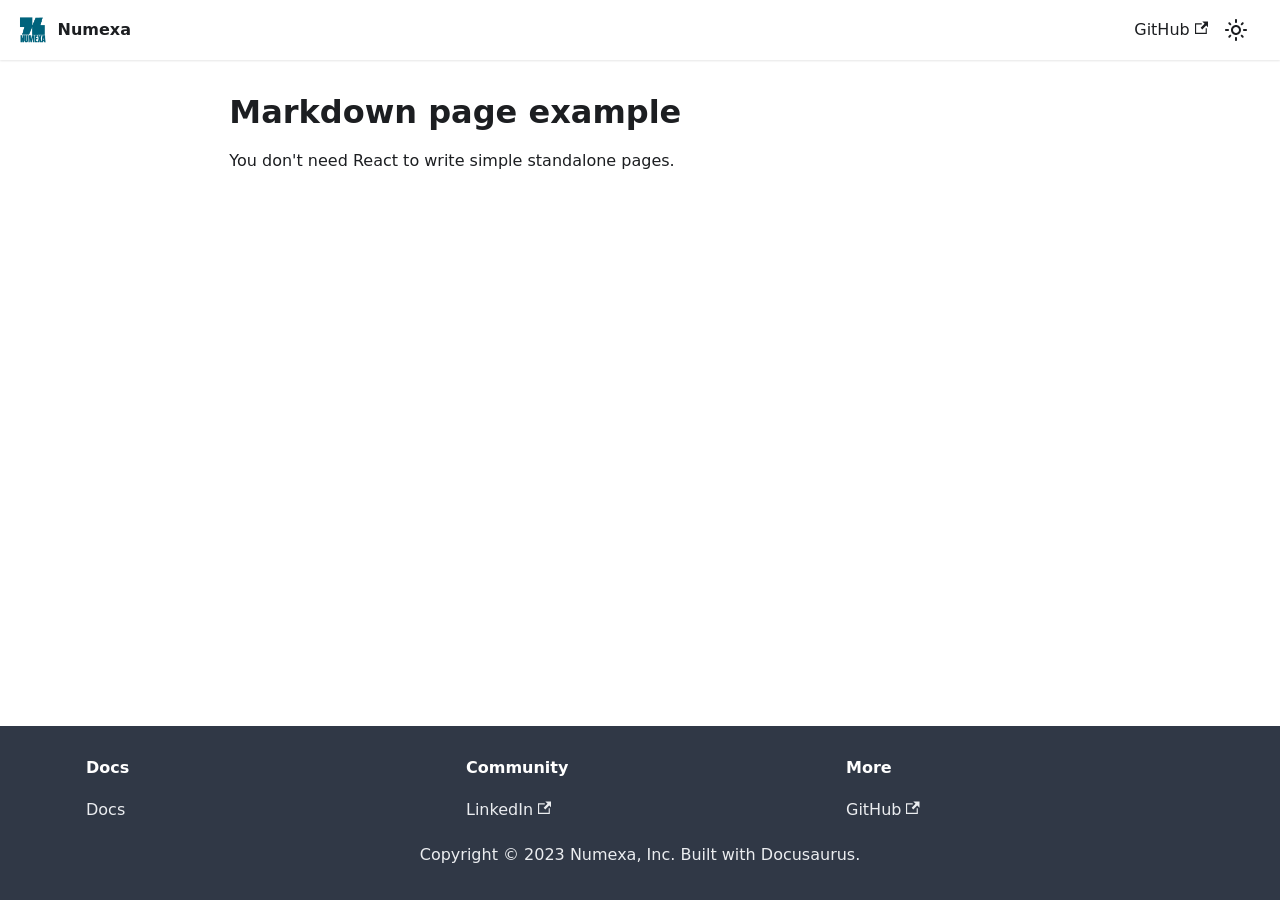
<file: markdown-page.html>
<!doctype html>
<html lang="en" dir="ltr" class="mdx-wrapper mdx-page plugin-pages plugin-id-default">
<head>
<meta charset="UTF-8">
<meta name="generator" content="Docusaurus v2.4.1">
<title data-rh="true">Markdown page example | Numexa</title><meta data-rh="true" name="viewport" content="width=device-width,initial-scale=1"><meta data-rh="true" name="twitter:card" content="summary_large_image"><meta data-rh="true" property="og:image" content="https://numexahq.github.io/img/docusaurus-social-card.jpg"><meta data-rh="true" name="twitter:image" content="https://numexahq.github.io/img/docusaurus-social-card.jpg"><meta data-rh="true" property="og:url" content="https://numexahq.github.io/markdown-page"><meta data-rh="true" name="docusaurus_locale" content="en"><meta data-rh="true" name="docusaurus_tag" content="default"><meta data-rh="true" name="docsearch:language" content="en"><meta data-rh="true" name="docsearch:docusaurus_tag" content="default"><meta data-rh="true" property="og:title" content="Markdown page example | Numexa"><meta data-rh="true" name="description" content="You don&#x27;t need React to write simple standalone pages."><meta data-rh="true" property="og:description" content="You don&#x27;t need React to write simple standalone pages."><link data-rh="true" rel="icon" href="/img/favicon.ico"><link data-rh="true" rel="canonical" href="https://numexahq.github.io/markdown-page"><link data-rh="true" rel="alternate" href="https://numexahq.github.io/markdown-page" hreflang="en"><link data-rh="true" rel="alternate" href="https://numexahq.github.io/markdown-page" hreflang="x-default"><link rel="stylesheet" href="/assets/css/styles.a97b8bc0.css">
<link rel="preload" href="/assets/js/runtime~main.e09b3614.js" as="script">
<link rel="preload" href="/assets/js/main.cc1cceea.js" as="script">
</head>
<body class="navigation-with-keyboard">
<script>!function(){function t(t){document.documentElement.setAttribute("data-theme",t)}var e=function(){var t=null;try{t=new URLSearchParams(window.location.search).get("docusaurus-theme")}catch(t){}return t}()||function(){var t=null;try{t=localStorage.getItem("theme")}catch(t){}return t}();t(null!==e?e:"light")}()</script><div id="__docusaurus">
<div role="region" aria-label="Skip to main content"><a class="skipToContent_fXgn" href="#__docusaurus_skipToContent_fallback">Skip to main content</a></div><nav aria-label="Main" class="navbar navbar--fixed-top"><div class="navbar__inner"><div class="navbar__items"><button aria-label="Toggle navigation bar" aria-expanded="false" class="navbar__toggle clean-btn" type="button"><svg width="30" height="30" viewBox="0 0 30 30" aria-hidden="true"><path stroke="currentColor" stroke-linecap="round" stroke-miterlimit="10" stroke-width="2" d="M4 7h22M4 15h22M4 23h22"></path></svg></button><a class="navbar__brand" href="/"><div class="navbar__logo"><img src="/img/nxa-logo-1-transparent-colored-lg.png" alt="My Site Logo" class="themedImage_ToTc themedImage--light_HNdA"><img src="/img/nxa-logo-1-transparent-colored-lg.png" alt="My Site Logo" class="themedImage_ToTc themedImage--dark_i4oU"></div><b class="navbar__title text--truncate">Numexa</b></a></div><div class="navbar__items navbar__items--right"><a href="https://github.com/NumexaHQ" target="_blank" rel="noopener noreferrer" class="navbar__item navbar__link">GitHub<svg width="13.5" height="13.5" aria-hidden="true" viewBox="0 0 24 24" class="iconExternalLink_nPIU"><path fill="currentColor" d="M21 13v10h-21v-19h12v2h-10v15h17v-8h2zm3-12h-10.988l4.035 4-6.977 7.07 2.828 2.828 6.977-7.07 4.125 4.172v-11z"></path></svg></a><div class="toggle_vylO colorModeToggle_DEke"><button class="clean-btn toggleButton_gllP toggleButtonDisabled_aARS" type="button" disabled="" title="Switch between dark and light mode (currently light mode)" aria-label="Switch between dark and light mode (currently light mode)" aria-live="polite"><svg viewBox="0 0 24 24" width="24" height="24" class="lightToggleIcon_pyhR"><path fill="currentColor" d="M12,9c1.65,0,3,1.35,3,3s-1.35,3-3,3s-3-1.35-3-3S10.35,9,12,9 M12,7c-2.76,0-5,2.24-5,5s2.24,5,5,5s5-2.24,5-5 S14.76,7,12,7L12,7z M2,13l2,0c0.55,0,1-0.45,1-1s-0.45-1-1-1l-2,0c-0.55,0-1,0.45-1,1S1.45,13,2,13z M20,13l2,0c0.55,0,1-0.45,1-1 s-0.45-1-1-1l-2,0c-0.55,0-1,0.45-1,1S19.45,13,20,13z M11,2v2c0,0.55,0.45,1,1,1s1-0.45,1-1V2c0-0.55-0.45-1-1-1S11,1.45,11,2z M11,20v2c0,0.55,0.45,1,1,1s1-0.45,1-1v-2c0-0.55-0.45-1-1-1C11.45,19,11,19.45,11,20z M5.99,4.58c-0.39-0.39-1.03-0.39-1.41,0 c-0.39,0.39-0.39,1.03,0,1.41l1.06,1.06c0.39,0.39,1.03,0.39,1.41,0s0.39-1.03,0-1.41L5.99,4.58z M18.36,16.95 c-0.39-0.39-1.03-0.39-1.41,0c-0.39,0.39-0.39,1.03,0,1.41l1.06,1.06c0.39,0.39,1.03,0.39,1.41,0c0.39-0.39,0.39-1.03,0-1.41 L18.36,16.95z M19.42,5.99c0.39-0.39,0.39-1.03,0-1.41c-0.39-0.39-1.03-0.39-1.41,0l-1.06,1.06c-0.39,0.39-0.39,1.03,0,1.41 s1.03,0.39,1.41,0L19.42,5.99z M7.05,18.36c0.39-0.39,0.39-1.03,0-1.41c-0.39-0.39-1.03-0.39-1.41,0l-1.06,1.06 c-0.39,0.39-0.39,1.03,0,1.41s1.03,0.39,1.41,0L7.05,18.36z"></path></svg><svg viewBox="0 0 24 24" width="24" height="24" class="darkToggleIcon_wfgR"><path fill="currentColor" d="M9.37,5.51C9.19,6.15,9.1,6.82,9.1,7.5c0,4.08,3.32,7.4,7.4,7.4c0.68,0,1.35-0.09,1.99-0.27C17.45,17.19,14.93,19,12,19 c-3.86,0-7-3.14-7-7C5,9.07,6.81,6.55,9.37,5.51z M12,3c-4.97,0-9,4.03-9,9s4.03,9,9,9s9-4.03,9-9c0-0.46-0.04-0.92-0.1-1.36 c-0.98,1.37-2.58,2.26-4.4,2.26c-2.98,0-5.4-2.42-5.4-5.4c0-1.81,0.89-3.42,2.26-4.4C12.92,3.04,12.46,3,12,3L12,3z"></path></svg></button></div><div class="searchBox_ZlJk"></div></div></div><div role="presentation" class="navbar-sidebar__backdrop"></div></nav><div id="__docusaurus_skipToContent_fallback" class="main-wrapper mainWrapper_z2l0"><main class="container container--fluid margin-vert--lg"><div class="row mdxPageWrapper_j9I6"><div class="col col--8"><article><h1>Markdown page example</h1><p>You don&#x27;t need React to write simple standalone pages.</p></article></div></div></main></div><footer class="footer footer--dark"><div class="container container-fluid"><div class="row footer__links"><div class="col footer__col"><div class="footer__title">Docs</div><ul class="footer__items clean-list"><li class="footer__item"><a class="footer__link-item" href="/docs/intro">Docs</a></li></ul></div><div class="col footer__col"><div class="footer__title">Community</div><ul class="footer__items clean-list"><li class="footer__item"><a href="https://www.linkedin.com/company/numexahq" target="_blank" rel="noopener noreferrer" class="footer__link-item">LinkedIn<svg width="13.5" height="13.5" aria-hidden="true" viewBox="0 0 24 24" class="iconExternalLink_nPIU"><path fill="currentColor" d="M21 13v10h-21v-19h12v2h-10v15h17v-8h2zm3-12h-10.988l4.035 4-6.977 7.07 2.828 2.828 6.977-7.07 4.125 4.172v-11z"></path></svg></a></li></ul></div><div class="col footer__col"><div class="footer__title">More</div><ul class="footer__items clean-list"><li class="footer__item"><a href="https://github.com/NumexaHQ" target="_blank" rel="noopener noreferrer" class="footer__link-item">GitHub<svg width="13.5" height="13.5" aria-hidden="true" viewBox="0 0 24 24" class="iconExternalLink_nPIU"><path fill="currentColor" d="M21 13v10h-21v-19h12v2h-10v15h17v-8h2zm3-12h-10.988l4.035 4-6.977 7.07 2.828 2.828 6.977-7.07 4.125 4.172v-11z"></path></svg></a></li></ul></div></div><div class="footer__bottom text--center"><div class="footer__copyright">Copyright © 2023 Numexa, Inc. Built with Docusaurus.</div></div></div></footer></div>
<script src="/assets/js/runtime~main.e09b3614.js"></script>
<script src="/assets/js/main.cc1cceea.js"></script>
</body>
</html>
</file>
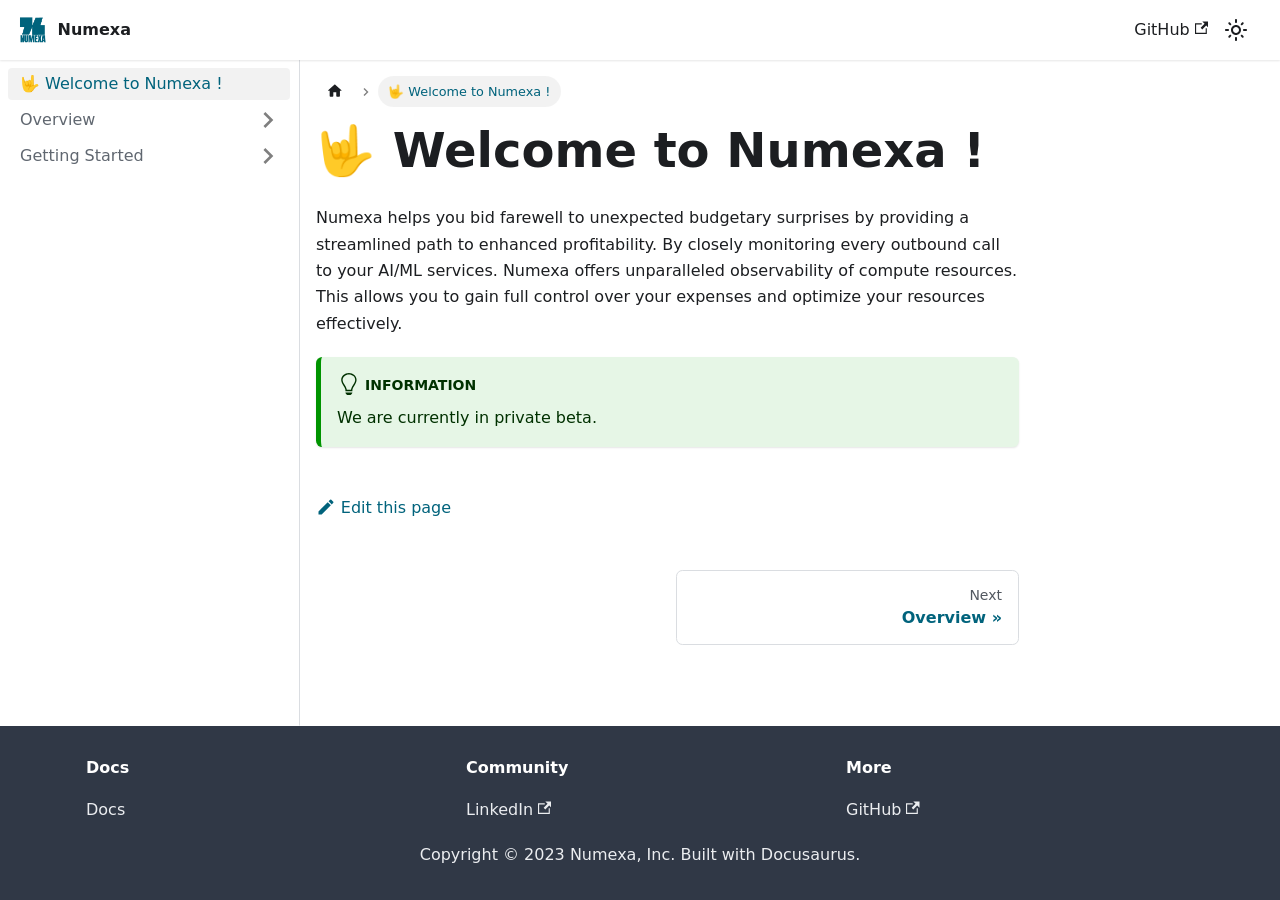
<file: docs/intro.html>
<!doctype html>
<html lang="en" dir="ltr" class="docs-wrapper docs-doc-page docs-version-current plugin-docs plugin-id-default docs-doc-id-intro">
<head>
<meta charset="UTF-8">
<meta name="generator" content="Docusaurus v2.4.1">
<title data-rh="true">🤟 Welcome to Numexa ! | Numexa</title><meta data-rh="true" name="viewport" content="width=device-width,initial-scale=1"><meta data-rh="true" name="twitter:card" content="summary_large_image"><meta data-rh="true" property="og:image" content="https://numexahq.github.io/img/docusaurus-social-card.jpg"><meta data-rh="true" name="twitter:image" content="https://numexahq.github.io/img/docusaurus-social-card.jpg"><meta data-rh="true" property="og:url" content="https://numexahq.github.io/docs/intro"><meta data-rh="true" name="docusaurus_locale" content="en"><meta data-rh="true" name="docsearch:language" content="en"><meta data-rh="true" name="docusaurus_version" content="current"><meta data-rh="true" name="docusaurus_tag" content="docs-default-current"><meta data-rh="true" name="docsearch:version" content="current"><meta data-rh="true" name="docsearch:docusaurus_tag" content="docs-default-current"><meta data-rh="true" property="og:title" content="🤟 Welcome to Numexa ! | Numexa"><meta data-rh="true" name="description" content="Numexa helps you bid farewell to unexpected budgetary surprises by providing a streamlined path to enhanced profitability. By closely monitoring every outbound call to your AI/ML services. Numexa offers unparalleled observability of compute resources. This allows you to gain full control over your expenses and optimize your resources effectively."><meta data-rh="true" property="og:description" content="Numexa helps you bid farewell to unexpected budgetary surprises by providing a streamlined path to enhanced profitability. By closely monitoring every outbound call to your AI/ML services. Numexa offers unparalleled observability of compute resources. This allows you to gain full control over your expenses and optimize your resources effectively."><link data-rh="true" rel="icon" href="/img/favicon.ico"><link data-rh="true" rel="canonical" href="https://numexahq.github.io/docs/intro"><link data-rh="true" rel="alternate" href="https://numexahq.github.io/docs/intro" hreflang="en"><link data-rh="true" rel="alternate" href="https://numexahq.github.io/docs/intro" hreflang="x-default"><link rel="stylesheet" href="/assets/css/styles.a97b8bc0.css">
<link rel="preload" href="/assets/js/runtime~main.e09b3614.js" as="script">
<link rel="preload" href="/assets/js/main.cc1cceea.js" as="script">
</head>
<body class="navigation-with-keyboard">
<script>!function(){function t(t){document.documentElement.setAttribute("data-theme",t)}var e=function(){var t=null;try{t=new URLSearchParams(window.location.search).get("docusaurus-theme")}catch(t){}return t}()||function(){var t=null;try{t=localStorage.getItem("theme")}catch(t){}return t}();t(null!==e?e:"light")}()</script><div id="__docusaurus">
<div role="region" aria-label="Skip to main content"><a class="skipToContent_fXgn" href="#__docusaurus_skipToContent_fallback">Skip to main content</a></div><nav aria-label="Main" class="navbar navbar--fixed-top"><div class="navbar__inner"><div class="navbar__items"><button aria-label="Toggle navigation bar" aria-expanded="false" class="navbar__toggle clean-btn" type="button"><svg width="30" height="30" viewBox="0 0 30 30" aria-hidden="true"><path stroke="currentColor" stroke-linecap="round" stroke-miterlimit="10" stroke-width="2" d="M4 7h22M4 15h22M4 23h22"></path></svg></button><a class="navbar__brand" href="/"><div class="navbar__logo"><img src="/img/nxa-logo-1-transparent-colored-lg.png" alt="My Site Logo" class="themedImage_ToTc themedImage--light_HNdA"><img src="/img/nxa-logo-1-transparent-colored-lg.png" alt="My Site Logo" class="themedImage_ToTc themedImage--dark_i4oU"></div><b class="navbar__title text--truncate">Numexa</b></a></div><div class="navbar__items navbar__items--right"><a href="https://github.com/NumexaHQ" target="_blank" rel="noopener noreferrer" class="navbar__item navbar__link">GitHub<svg width="13.5" height="13.5" aria-hidden="true" viewBox="0 0 24 24" class="iconExternalLink_nPIU"><path fill="currentColor" d="M21 13v10h-21v-19h12v2h-10v15h17v-8h2zm3-12h-10.988l4.035 4-6.977 7.07 2.828 2.828 6.977-7.07 4.125 4.172v-11z"></path></svg></a><div class="toggle_vylO colorModeToggle_DEke"><button class="clean-btn toggleButton_gllP toggleButtonDisabled_aARS" type="button" disabled="" title="Switch between dark and light mode (currently light mode)" aria-label="Switch between dark and light mode (currently light mode)" aria-live="polite"><svg viewBox="0 0 24 24" width="24" height="24" class="lightToggleIcon_pyhR"><path fill="currentColor" d="M12,9c1.65,0,3,1.35,3,3s-1.35,3-3,3s-3-1.35-3-3S10.35,9,12,9 M12,7c-2.76,0-5,2.24-5,5s2.24,5,5,5s5-2.24,5-5 S14.76,7,12,7L12,7z M2,13l2,0c0.55,0,1-0.45,1-1s-0.45-1-1-1l-2,0c-0.55,0-1,0.45-1,1S1.45,13,2,13z M20,13l2,0c0.55,0,1-0.45,1-1 s-0.45-1-1-1l-2,0c-0.55,0-1,0.45-1,1S19.45,13,20,13z M11,2v2c0,0.55,0.45,1,1,1s1-0.45,1-1V2c0-0.55-0.45-1-1-1S11,1.45,11,2z M11,20v2c0,0.55,0.45,1,1,1s1-0.45,1-1v-2c0-0.55-0.45-1-1-1C11.45,19,11,19.45,11,20z M5.99,4.58c-0.39-0.39-1.03-0.39-1.41,0 c-0.39,0.39-0.39,1.03,0,1.41l1.06,1.06c0.39,0.39,1.03,0.39,1.41,0s0.39-1.03,0-1.41L5.99,4.58z M18.36,16.95 c-0.39-0.39-1.03-0.39-1.41,0c-0.39,0.39-0.39,1.03,0,1.41l1.06,1.06c0.39,0.39,1.03,0.39,1.41,0c0.39-0.39,0.39-1.03,0-1.41 L18.36,16.95z M19.42,5.99c0.39-0.39,0.39-1.03,0-1.41c-0.39-0.39-1.03-0.39-1.41,0l-1.06,1.06c-0.39,0.39-0.39,1.03,0,1.41 s1.03,0.39,1.41,0L19.42,5.99z M7.05,18.36c0.39-0.39,0.39-1.03,0-1.41c-0.39-0.39-1.03-0.39-1.41,0l-1.06,1.06 c-0.39,0.39-0.39,1.03,0,1.41s1.03,0.39,1.41,0L7.05,18.36z"></path></svg><svg viewBox="0 0 24 24" width="24" height="24" class="darkToggleIcon_wfgR"><path fill="currentColor" d="M9.37,5.51C9.19,6.15,9.1,6.82,9.1,7.5c0,4.08,3.32,7.4,7.4,7.4c0.68,0,1.35-0.09,1.99-0.27C17.45,17.19,14.93,19,12,19 c-3.86,0-7-3.14-7-7C5,9.07,6.81,6.55,9.37,5.51z M12,3c-4.97,0-9,4.03-9,9s4.03,9,9,9s9-4.03,9-9c0-0.46-0.04-0.92-0.1-1.36 c-0.98,1.37-2.58,2.26-4.4,2.26c-2.98,0-5.4-2.42-5.4-5.4c0-1.81,0.89-3.42,2.26-4.4C12.92,3.04,12.46,3,12,3L12,3z"></path></svg></button></div><div class="searchBox_ZlJk"></div></div></div><div role="presentation" class="navbar-sidebar__backdrop"></div></nav><div id="__docusaurus_skipToContent_fallback" class="main-wrapper mainWrapper_z2l0 docsWrapper_BCFX"><button aria-label="Scroll back to top" class="clean-btn theme-back-to-top-button backToTopButton_sjWU" type="button"></button><div class="docPage__5DB"><aside class="theme-doc-sidebar-container docSidebarContainer_b6E3"><div class="sidebarViewport_Xe31"><div class="sidebar_njMd"><nav aria-label="Docs sidebar" class="menu thin-scrollbar menu_SIkG"><ul class="theme-doc-sidebar-menu menu__list"><li class="theme-doc-sidebar-item-link theme-doc-sidebar-item-link-level-1 menu__list-item"><a class="menu__link menu__link--active" aria-current="page" href="/docs/intro">🤟 Welcome to Numexa !</a></li><li class="theme-doc-sidebar-item-category theme-doc-sidebar-item-category-level-1 menu__list-item menu__list-item--collapsed"><div class="menu__list-item-collapsible"><a class="menu__link menu__link--sublist" aria-expanded="false" href="/docs/category/overview">Overview</a><button aria-label="Toggle the collapsible sidebar category &#x27;Overview&#x27;" type="button" class="clean-btn menu__caret"></button></div></li><li class="theme-doc-sidebar-item-category theme-doc-sidebar-item-category-level-1 menu__list-item menu__list-item--collapsed"><div class="menu__list-item-collapsible"><a class="menu__link menu__link--sublist" aria-expanded="false" href="/docs/category/getting-started">Getting Started</a><button aria-label="Toggle the collapsible sidebar category &#x27;Getting Started&#x27;" type="button" class="clean-btn menu__caret"></button></div></li></ul></nav></div></div></aside><main class="docMainContainer_gTbr"><div class="container padding-top--md padding-bottom--lg"><div class="row"><div class="col docItemCol_VOVn"><div class="docItemContainer_Djhp"><article><nav class="theme-doc-breadcrumbs breadcrumbsContainer_Z_bl" aria-label="Breadcrumbs"><ul class="breadcrumbs" itemscope="" itemtype="https://schema.org/BreadcrumbList"><li class="breadcrumbs__item"><a aria-label="Home page" class="breadcrumbs__link" href="/"><svg viewBox="0 0 24 24" class="breadcrumbHomeIcon_YNFT"><path d="M10 19v-5h4v5c0 .55.45 1 1 1h3c.55 0 1-.45 1-1v-7h1.7c.46 0 .68-.57.33-.87L12.67 3.6c-.38-.34-.96-.34-1.34 0l-8.36 7.53c-.34.3-.13.87.33.87H5v7c0 .55.45 1 1 1h3c.55 0 1-.45 1-1z" fill="currentColor"></path></svg></a></li><li itemscope="" itemprop="itemListElement" itemtype="https://schema.org/ListItem" class="breadcrumbs__item breadcrumbs__item--active"><span class="breadcrumbs__link" itemprop="name">🤟 Welcome to Numexa !</span><meta itemprop="position" content="1"></li></ul></nav><div class="theme-doc-markdown markdown"><h1>🤟 Welcome to Numexa !</h1><p>Numexa helps you bid farewell to unexpected budgetary surprises by providing a streamlined path to enhanced profitability. By closely monitoring every outbound call to your AI/ML services. Numexa offers unparalleled observability of compute resources. This allows you to gain full control over your expenses and optimize your resources effectively.</p><div class="theme-admonition theme-admonition-tip alert alert--success admonition_LlT9"><div class="admonitionHeading_tbUL"><span class="admonitionIcon_kALy"><svg viewBox="0 0 12 16"><path fill-rule="evenodd" d="M6.5 0C3.48 0 1 2.19 1 5c0 .92.55 2.25 1 3 1.34 2.25 1.78 2.78 2 4v1h5v-1c.22-1.22.66-1.75 2-4 .45-.75 1-2.08 1-3 0-2.81-2.48-5-5.5-5zm3.64 7.48c-.25.44-.47.8-.67 1.11-.86 1.41-1.25 2.06-1.45 3.23-.02.05-.02.11-.02.17H5c0-.06 0-.13-.02-.17-.2-1.17-.59-1.83-1.45-3.23-.2-.31-.42-.67-.67-1.11C2.44 6.78 2 5.65 2 5c0-2.2 2.02-4 4.5-4 1.22 0 2.36.42 3.22 1.19C10.55 2.94 11 3.94 11 5c0 .66-.44 1.78-.86 2.48zM4 14h5c-.23 1.14-1.3 2-2.5 2s-2.27-.86-2.5-2z"></path></svg></span>Information</div><div class="admonitionContent_S0QG"><p>We are currently in private beta.</p></div></div></div><footer class="theme-doc-footer docusaurus-mt-lg"><div class="theme-doc-footer-edit-meta-row row"><div class="col"><a href="https://github.com/facebook/docusaurus/tree/main/packages/create-docusaurus/templates/shared/docs/intro.md" target="_blank" rel="noreferrer noopener" class="theme-edit-this-page"><svg fill="currentColor" height="20" width="20" viewBox="0 0 40 40" class="iconEdit_Z9Sw" aria-hidden="true"><g><path d="m34.5 11.7l-3 3.1-6.3-6.3 3.1-3q0.5-0.5 1.2-0.5t1.1 0.5l3.9 3.9q0.5 0.4 0.5 1.1t-0.5 1.2z m-29.5 17.1l18.4-18.5 6.3 6.3-18.4 18.4h-6.3v-6.2z"></path></g></svg>Edit this page</a></div><div class="col lastUpdated_vwxv"></div></div></footer></article><nav class="pagination-nav docusaurus-mt-lg" aria-label="Docs pages"><a class="pagination-nav__link pagination-nav__link--next" href="/docs/category/overview"><div class="pagination-nav__sublabel">Next</div><div class="pagination-nav__label">Overview</div></a></nav></div></div></div></div></main></div></div><footer class="footer footer--dark"><div class="container container-fluid"><div class="row footer__links"><div class="col footer__col"><div class="footer__title">Docs</div><ul class="footer__items clean-list"><li class="footer__item"><a class="footer__link-item" href="/docs/intro">Docs</a></li></ul></div><div class="col footer__col"><div class="footer__title">Community</div><ul class="footer__items clean-list"><li class="footer__item"><a href="https://www.linkedin.com/company/numexahq" target="_blank" rel="noopener noreferrer" class="footer__link-item">LinkedIn<svg width="13.5" height="13.5" aria-hidden="true" viewBox="0 0 24 24" class="iconExternalLink_nPIU"><path fill="currentColor" d="M21 13v10h-21v-19h12v2h-10v15h17v-8h2zm3-12h-10.988l4.035 4-6.977 7.07 2.828 2.828 6.977-7.07 4.125 4.172v-11z"></path></svg></a></li></ul></div><div class="col footer__col"><div class="footer__title">More</div><ul class="footer__items clean-list"><li class="footer__item"><a href="https://github.com/NumexaHQ" target="_blank" rel="noopener noreferrer" class="footer__link-item">GitHub<svg width="13.5" height="13.5" aria-hidden="true" viewBox="0 0 24 24" class="iconExternalLink_nPIU"><path fill="currentColor" d="M21 13v10h-21v-19h12v2h-10v15h17v-8h2zm3-12h-10.988l4.035 4-6.977 7.07 2.828 2.828 6.977-7.07 4.125 4.172v-11z"></path></svg></a></li></ul></div></div><div class="footer__bottom text--center"><div class="footer__copyright">Copyright © 2023 Numexa, Inc. Built with Docusaurus.</div></div></div></footer></div>
<script src="/assets/js/runtime~main.e09b3614.js"></script>
<script src="/assets/js/main.cc1cceea.js"></script>
</body>
</html>
</file>
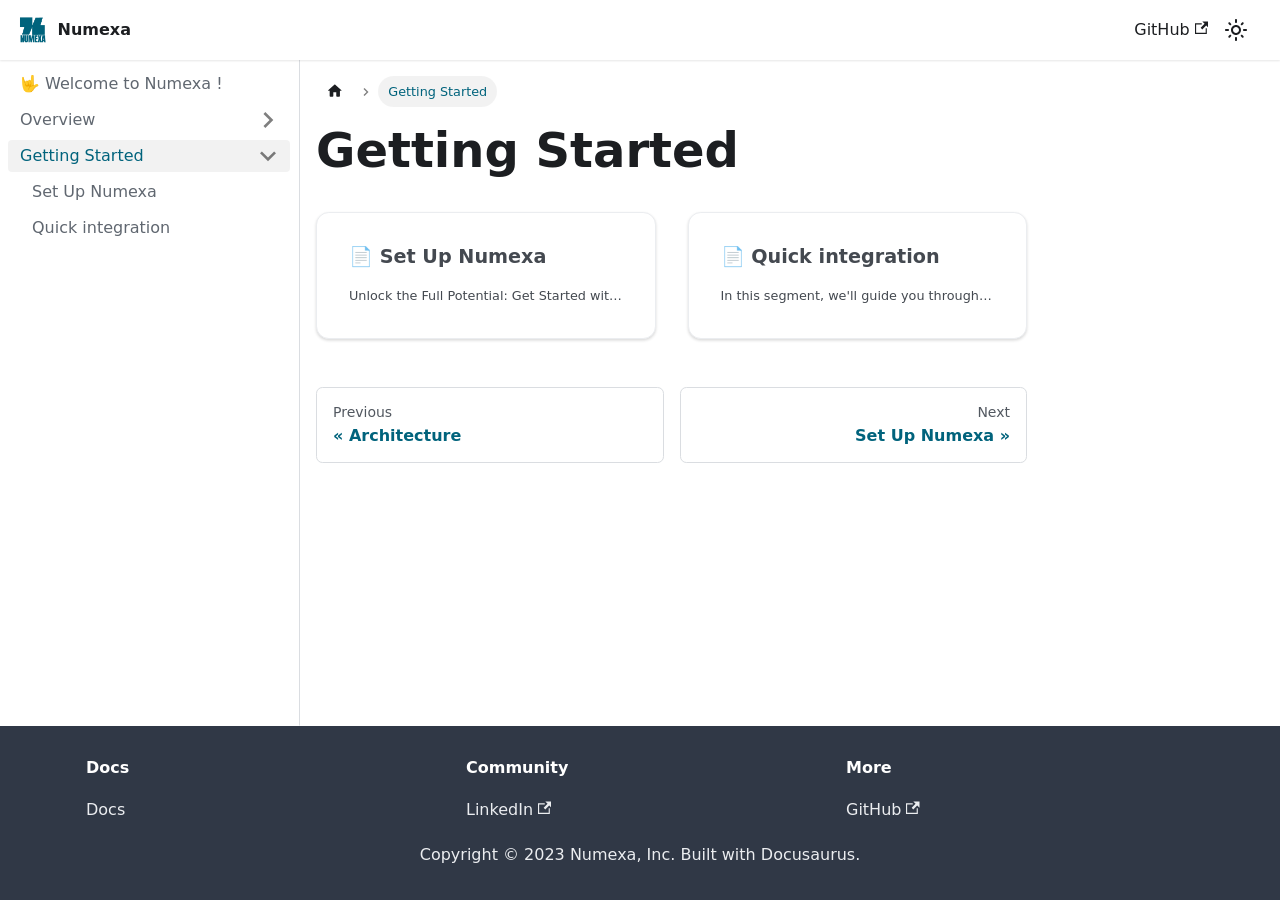
<file: docs/category/getting-started.html>
<!doctype html>
<html lang="en" dir="ltr" class="docs-wrapper docs-doc-page docs-version-current plugin-docs plugin-id-default">
<head>
<meta charset="UTF-8">
<meta name="generator" content="Docusaurus v2.4.1">
<title data-rh="true">Getting Started | Numexa</title><meta data-rh="true" name="viewport" content="width=device-width,initial-scale=1"><meta data-rh="true" name="twitter:card" content="summary_large_image"><meta data-rh="true" property="og:image" content="https://numexahq.github.io/img/docusaurus-social-card.jpg"><meta data-rh="true" name="twitter:image" content="https://numexahq.github.io/img/docusaurus-social-card.jpg"><meta data-rh="true" property="og:url" content="https://numexahq.github.io/docs/category/getting-started"><meta data-rh="true" name="docusaurus_locale" content="en"><meta data-rh="true" name="docsearch:language" content="en"><meta data-rh="true" name="docusaurus_version" content="current"><meta data-rh="true" name="docusaurus_tag" content="docs-default-current"><meta data-rh="true" name="docsearch:version" content="current"><meta data-rh="true" name="docsearch:docusaurus_tag" content="docs-default-current"><meta data-rh="true" property="og:title" content="Getting Started | Numexa"><link data-rh="true" rel="icon" href="/img/favicon.ico"><link data-rh="true" rel="canonical" href="https://numexahq.github.io/docs/category/getting-started"><link data-rh="true" rel="alternate" href="https://numexahq.github.io/docs/category/getting-started" hreflang="en"><link data-rh="true" rel="alternate" href="https://numexahq.github.io/docs/category/getting-started" hreflang="x-default"><link rel="stylesheet" href="/assets/css/styles.a97b8bc0.css">
<link rel="preload" href="/assets/js/runtime~main.e09b3614.js" as="script">
<link rel="preload" href="/assets/js/main.cc1cceea.js" as="script">
</head>
<body class="navigation-with-keyboard">
<script>!function(){function t(t){document.documentElement.setAttribute("data-theme",t)}var e=function(){var t=null;try{t=new URLSearchParams(window.location.search).get("docusaurus-theme")}catch(t){}return t}()||function(){var t=null;try{t=localStorage.getItem("theme")}catch(t){}return t}();t(null!==e?e:"light")}()</script><div id="__docusaurus">
<div role="region" aria-label="Skip to main content"><a class="skipToContent_fXgn" href="#__docusaurus_skipToContent_fallback">Skip to main content</a></div><nav aria-label="Main" class="navbar navbar--fixed-top"><div class="navbar__inner"><div class="navbar__items"><button aria-label="Toggle navigation bar" aria-expanded="false" class="navbar__toggle clean-btn" type="button"><svg width="30" height="30" viewBox="0 0 30 30" aria-hidden="true"><path stroke="currentColor" stroke-linecap="round" stroke-miterlimit="10" stroke-width="2" d="M4 7h22M4 15h22M4 23h22"></path></svg></button><a class="navbar__brand" href="/"><div class="navbar__logo"><img src="/img/nxa-logo-1-transparent-colored-lg.png" alt="My Site Logo" class="themedImage_ToTc themedImage--light_HNdA"><img src="/img/nxa-logo-1-transparent-colored-lg.png" alt="My Site Logo" class="themedImage_ToTc themedImage--dark_i4oU"></div><b class="navbar__title text--truncate">Numexa</b></a></div><div class="navbar__items navbar__items--right"><a href="https://github.com/NumexaHQ" target="_blank" rel="noopener noreferrer" class="navbar__item navbar__link">GitHub<svg width="13.5" height="13.5" aria-hidden="true" viewBox="0 0 24 24" class="iconExternalLink_nPIU"><path fill="currentColor" d="M21 13v10h-21v-19h12v2h-10v15h17v-8h2zm3-12h-10.988l4.035 4-6.977 7.07 2.828 2.828 6.977-7.07 4.125 4.172v-11z"></path></svg></a><div class="toggle_vylO colorModeToggle_DEke"><button class="clean-btn toggleButton_gllP toggleButtonDisabled_aARS" type="button" disabled="" title="Switch between dark and light mode (currently light mode)" aria-label="Switch between dark and light mode (currently light mode)" aria-live="polite"><svg viewBox="0 0 24 24" width="24" height="24" class="lightToggleIcon_pyhR"><path fill="currentColor" d="M12,9c1.65,0,3,1.35,3,3s-1.35,3-3,3s-3-1.35-3-3S10.35,9,12,9 M12,7c-2.76,0-5,2.24-5,5s2.24,5,5,5s5-2.24,5-5 S14.76,7,12,7L12,7z M2,13l2,0c0.55,0,1-0.45,1-1s-0.45-1-1-1l-2,0c-0.55,0-1,0.45-1,1S1.45,13,2,13z M20,13l2,0c0.55,0,1-0.45,1-1 s-0.45-1-1-1l-2,0c-0.55,0-1,0.45-1,1S19.45,13,20,13z M11,2v2c0,0.55,0.45,1,1,1s1-0.45,1-1V2c0-0.55-0.45-1-1-1S11,1.45,11,2z M11,20v2c0,0.55,0.45,1,1,1s1-0.45,1-1v-2c0-0.55-0.45-1-1-1C11.45,19,11,19.45,11,20z M5.99,4.58c-0.39-0.39-1.03-0.39-1.41,0 c-0.39,0.39-0.39,1.03,0,1.41l1.06,1.06c0.39,0.39,1.03,0.39,1.41,0s0.39-1.03,0-1.41L5.99,4.58z M18.36,16.95 c-0.39-0.39-1.03-0.39-1.41,0c-0.39,0.39-0.39,1.03,0,1.41l1.06,1.06c0.39,0.39,1.03,0.39,1.41,0c0.39-0.39,0.39-1.03,0-1.41 L18.36,16.95z M19.42,5.99c0.39-0.39,0.39-1.03,0-1.41c-0.39-0.39-1.03-0.39-1.41,0l-1.06,1.06c-0.39,0.39-0.39,1.03,0,1.41 s1.03,0.39,1.41,0L19.42,5.99z M7.05,18.36c0.39-0.39,0.39-1.03,0-1.41c-0.39-0.39-1.03-0.39-1.41,0l-1.06,1.06 c-0.39,0.39-0.39,1.03,0,1.41s1.03,0.39,1.41,0L7.05,18.36z"></path></svg><svg viewBox="0 0 24 24" width="24" height="24" class="darkToggleIcon_wfgR"><path fill="currentColor" d="M9.37,5.51C9.19,6.15,9.1,6.82,9.1,7.5c0,4.08,3.32,7.4,7.4,7.4c0.68,0,1.35-0.09,1.99-0.27C17.45,17.19,14.93,19,12,19 c-3.86,0-7-3.14-7-7C5,9.07,6.81,6.55,9.37,5.51z M12,3c-4.97,0-9,4.03-9,9s4.03,9,9,9s9-4.03,9-9c0-0.46-0.04-0.92-0.1-1.36 c-0.98,1.37-2.58,2.26-4.4,2.26c-2.98,0-5.4-2.42-5.4-5.4c0-1.81,0.89-3.42,2.26-4.4C12.92,3.04,12.46,3,12,3L12,3z"></path></svg></button></div><div class="searchBox_ZlJk"></div></div></div><div role="presentation" class="navbar-sidebar__backdrop"></div></nav><div id="__docusaurus_skipToContent_fallback" class="main-wrapper mainWrapper_z2l0 docsWrapper_BCFX"><button aria-label="Scroll back to top" class="clean-btn theme-back-to-top-button backToTopButton_sjWU" type="button"></button><div class="docPage__5DB"><aside class="theme-doc-sidebar-container docSidebarContainer_b6E3"><div class="sidebarViewport_Xe31"><div class="sidebar_njMd"><nav aria-label="Docs sidebar" class="menu thin-scrollbar menu_SIkG"><ul class="theme-doc-sidebar-menu menu__list"><li class="theme-doc-sidebar-item-link theme-doc-sidebar-item-link-level-1 menu__list-item"><a class="menu__link" href="/docs/intro">🤟 Welcome to Numexa !</a></li><li class="theme-doc-sidebar-item-category theme-doc-sidebar-item-category-level-1 menu__list-item menu__list-item--collapsed"><div class="menu__list-item-collapsible"><a class="menu__link menu__link--sublist" aria-expanded="false" href="/docs/category/overview">Overview</a><button aria-label="Toggle the collapsible sidebar category &#x27;Overview&#x27;" type="button" class="clean-btn menu__caret"></button></div></li><li class="theme-doc-sidebar-item-category theme-doc-sidebar-item-category-level-1 menu__list-item"><div class="menu__list-item-collapsible menu__list-item-collapsible--active"><a class="menu__link menu__link--sublist menu__link--active" aria-current="page" aria-expanded="true" href="/docs/category/getting-started">Getting Started</a><button aria-label="Toggle the collapsible sidebar category &#x27;Getting Started&#x27;" type="button" class="clean-btn menu__caret"></button></div><ul style="display:block;overflow:visible;height:auto" class="menu__list"><li class="theme-doc-sidebar-item-link theme-doc-sidebar-item-link-level-2 menu__list-item"><a class="menu__link" tabindex="0" href="/docs/getting-started/setupaccount">Set Up Numexa</a></li><li class="theme-doc-sidebar-item-link theme-doc-sidebar-item-link-level-2 menu__list-item"><a class="menu__link" tabindex="0" href="/docs/getting-started/quick-integration">Quick integration</a></li></ul></li></ul></nav></div></div></aside><main class="docMainContainer_gTbr"><div class="container padding-top--md padding-bottom--lg"><div class="generatedIndexPage_vN6x"><nav class="theme-doc-breadcrumbs breadcrumbsContainer_Z_bl" aria-label="Breadcrumbs"><ul class="breadcrumbs" itemscope="" itemtype="https://schema.org/BreadcrumbList"><li class="breadcrumbs__item"><a aria-label="Home page" class="breadcrumbs__link" href="/"><svg viewBox="0 0 24 24" class="breadcrumbHomeIcon_YNFT"><path d="M10 19v-5h4v5c0 .55.45 1 1 1h3c.55 0 1-.45 1-1v-7h1.7c.46 0 .68-.57.33-.87L12.67 3.6c-.38-.34-.96-.34-1.34 0l-8.36 7.53c-.34.3-.13.87.33.87H5v7c0 .55.45 1 1 1h3c.55 0 1-.45 1-1z" fill="currentColor"></path></svg></a></li><li itemscope="" itemprop="itemListElement" itemtype="https://schema.org/ListItem" class="breadcrumbs__item breadcrumbs__item--active"><span class="breadcrumbs__link" itemprop="name">Getting Started</span><meta itemprop="position" content="1"></li></ul></nav><header><h1 class="title_kItE">Getting Started</h1></header><article class="margin-top--lg"><section class="row list_eTzJ"><article class="col col--6 margin-bottom--lg"><a class="card padding--lg cardContainer_fWXF" href="/docs/getting-started/setupaccount"><h2 class="text--truncate cardTitle_rnsV" title="Set Up Numexa">📄️<!-- --> <!-- -->Set Up Numexa</h2><p class="text--truncate cardDescription_PWke" title="Unlock the Full Potential: Get Started with Your Numexa Account">Unlock the Full Potential: Get Started with Your Numexa Account</p></a></article><article class="col col--6 margin-bottom--lg"><a class="card padding--lg cardContainer_fWXF" href="/docs/getting-started/quick-integration"><h2 class="text--truncate cardTitle_rnsV" title="Quick integration">📄️<!-- --> <!-- -->Quick integration</h2><p class="text--truncate cardDescription_PWke" title="In this segment, we&#x27;ll guide you through a swift integration with Numexa as your Co-pilot. We&#x27;ll walk you through an illustration using an OpenAI request, demonstrating various methods to channel it through Numexa.">In this segment, we&#x27;ll guide you through a swift integration with Numexa as your Co-pilot. We&#x27;ll walk you through an illustration using an OpenAI request, demonstrating various methods to channel it through Numexa.</p></a></article></section></article><footer class="margin-top--lg"><nav class="pagination-nav docusaurus-mt-lg" aria-label="Docs pages"><a class="pagination-nav__link pagination-nav__link--prev" href="/docs/overview/architecture"><div class="pagination-nav__sublabel">Previous</div><div class="pagination-nav__label">Architecture</div></a><a class="pagination-nav__link pagination-nav__link--next" href="/docs/getting-started/setupaccount"><div class="pagination-nav__sublabel">Next</div><div class="pagination-nav__label">Set Up Numexa</div></a></nav></footer></div></div></main></div></div><footer class="footer footer--dark"><div class="container container-fluid"><div class="row footer__links"><div class="col footer__col"><div class="footer__title">Docs</div><ul class="footer__items clean-list"><li class="footer__item"><a class="footer__link-item" href="/docs/intro">Docs</a></li></ul></div><div class="col footer__col"><div class="footer__title">Community</div><ul class="footer__items clean-list"><li class="footer__item"><a href="https://www.linkedin.com/company/numexahq" target="_blank" rel="noopener noreferrer" class="footer__link-item">LinkedIn<svg width="13.5" height="13.5" aria-hidden="true" viewBox="0 0 24 24" class="iconExternalLink_nPIU"><path fill="currentColor" d="M21 13v10h-21v-19h12v2h-10v15h17v-8h2zm3-12h-10.988l4.035 4-6.977 7.07 2.828 2.828 6.977-7.07 4.125 4.172v-11z"></path></svg></a></li></ul></div><div class="col footer__col"><div class="footer__title">More</div><ul class="footer__items clean-list"><li class="footer__item"><a href="https://github.com/NumexaHQ" target="_blank" rel="noopener noreferrer" class="footer__link-item">GitHub<svg width="13.5" height="13.5" aria-hidden="true" viewBox="0 0 24 24" class="iconExternalLink_nPIU"><path fill="currentColor" d="M21 13v10h-21v-19h12v2h-10v15h17v-8h2zm3-12h-10.988l4.035 4-6.977 7.07 2.828 2.828 6.977-7.07 4.125 4.172v-11z"></path></svg></a></li></ul></div></div><div class="footer__bottom text--center"><div class="footer__copyright">Copyright © 2023 Numexa, Inc. Built with Docusaurus.</div></div></div></footer></div>
<script src="/assets/js/runtime~main.e09b3614.js"></script>
<script src="/assets/js/main.cc1cceea.js"></script>
</body>
</html>
</file>
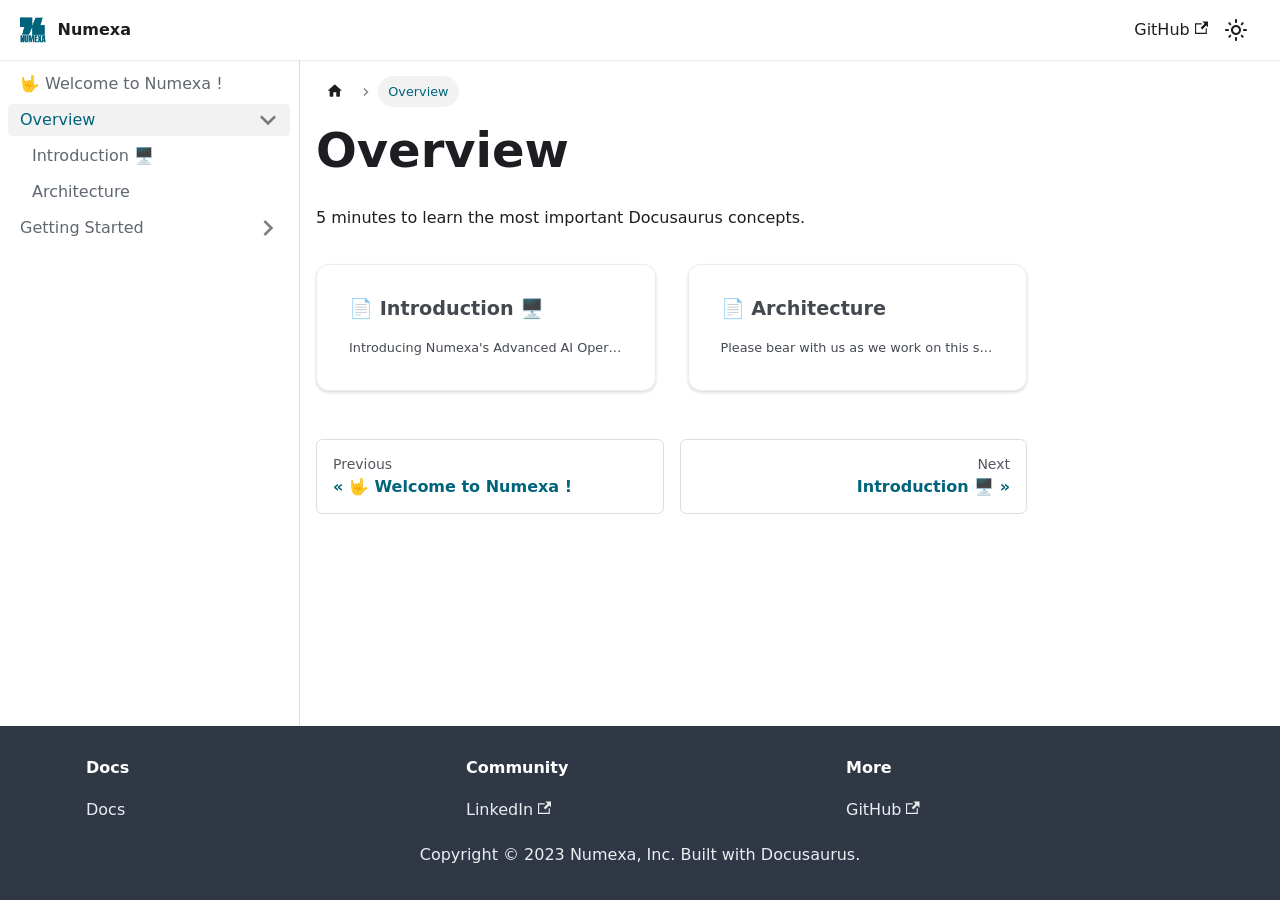
<file: docs/category/overview.html>
<!doctype html>
<html lang="en" dir="ltr" class="docs-wrapper docs-doc-page docs-version-current plugin-docs plugin-id-default">
<head>
<meta charset="UTF-8">
<meta name="generator" content="Docusaurus v2.4.1">
<title data-rh="true">Overview | Numexa</title><meta data-rh="true" name="viewport" content="width=device-width,initial-scale=1"><meta data-rh="true" name="twitter:card" content="summary_large_image"><meta data-rh="true" property="og:image" content="https://numexahq.github.io/img/docusaurus-social-card.jpg"><meta data-rh="true" name="twitter:image" content="https://numexahq.github.io/img/docusaurus-social-card.jpg"><meta data-rh="true" property="og:url" content="https://numexahq.github.io/docs/category/overview"><meta data-rh="true" name="docusaurus_locale" content="en"><meta data-rh="true" name="docsearch:language" content="en"><meta data-rh="true" name="docusaurus_version" content="current"><meta data-rh="true" name="docusaurus_tag" content="docs-default-current"><meta data-rh="true" name="docsearch:version" content="current"><meta data-rh="true" name="docsearch:docusaurus_tag" content="docs-default-current"><meta data-rh="true" property="og:title" content="Overview | Numexa"><meta data-rh="true" name="description" content="5 minutes to learn the most important Docusaurus concepts."><meta data-rh="true" property="og:description" content="5 minutes to learn the most important Docusaurus concepts."><link data-rh="true" rel="icon" href="/img/favicon.ico"><link data-rh="true" rel="canonical" href="https://numexahq.github.io/docs/category/overview"><link data-rh="true" rel="alternate" href="https://numexahq.github.io/docs/category/overview" hreflang="en"><link data-rh="true" rel="alternate" href="https://numexahq.github.io/docs/category/overview" hreflang="x-default"><link rel="stylesheet" href="/assets/css/styles.a97b8bc0.css">
<link rel="preload" href="/assets/js/runtime~main.e09b3614.js" as="script">
<link rel="preload" href="/assets/js/main.cc1cceea.js" as="script">
</head>
<body class="navigation-with-keyboard">
<script>!function(){function t(t){document.documentElement.setAttribute("data-theme",t)}var e=function(){var t=null;try{t=new URLSearchParams(window.location.search).get("docusaurus-theme")}catch(t){}return t}()||function(){var t=null;try{t=localStorage.getItem("theme")}catch(t){}return t}();t(null!==e?e:"light")}()</script><div id="__docusaurus">
<div role="region" aria-label="Skip to main content"><a class="skipToContent_fXgn" href="#__docusaurus_skipToContent_fallback">Skip to main content</a></div><nav aria-label="Main" class="navbar navbar--fixed-top"><div class="navbar__inner"><div class="navbar__items"><button aria-label="Toggle navigation bar" aria-expanded="false" class="navbar__toggle clean-btn" type="button"><svg width="30" height="30" viewBox="0 0 30 30" aria-hidden="true"><path stroke="currentColor" stroke-linecap="round" stroke-miterlimit="10" stroke-width="2" d="M4 7h22M4 15h22M4 23h22"></path></svg></button><a class="navbar__brand" href="/"><div class="navbar__logo"><img src="/img/nxa-logo-1-transparent-colored-lg.png" alt="My Site Logo" class="themedImage_ToTc themedImage--light_HNdA"><img src="/img/nxa-logo-1-transparent-colored-lg.png" alt="My Site Logo" class="themedImage_ToTc themedImage--dark_i4oU"></div><b class="navbar__title text--truncate">Numexa</b></a></div><div class="navbar__items navbar__items--right"><a href="https://github.com/NumexaHQ" target="_blank" rel="noopener noreferrer" class="navbar__item navbar__link">GitHub<svg width="13.5" height="13.5" aria-hidden="true" viewBox="0 0 24 24" class="iconExternalLink_nPIU"><path fill="currentColor" d="M21 13v10h-21v-19h12v2h-10v15h17v-8h2zm3-12h-10.988l4.035 4-6.977 7.07 2.828 2.828 6.977-7.07 4.125 4.172v-11z"></path></svg></a><div class="toggle_vylO colorModeToggle_DEke"><button class="clean-btn toggleButton_gllP toggleButtonDisabled_aARS" type="button" disabled="" title="Switch between dark and light mode (currently light mode)" aria-label="Switch between dark and light mode (currently light mode)" aria-live="polite"><svg viewBox="0 0 24 24" width="24" height="24" class="lightToggleIcon_pyhR"><path fill="currentColor" d="M12,9c1.65,0,3,1.35,3,3s-1.35,3-3,3s-3-1.35-3-3S10.35,9,12,9 M12,7c-2.76,0-5,2.24-5,5s2.24,5,5,5s5-2.24,5-5 S14.76,7,12,7L12,7z M2,13l2,0c0.55,0,1-0.45,1-1s-0.45-1-1-1l-2,0c-0.55,0-1,0.45-1,1S1.45,13,2,13z M20,13l2,0c0.55,0,1-0.45,1-1 s-0.45-1-1-1l-2,0c-0.55,0-1,0.45-1,1S19.45,13,20,13z M11,2v2c0,0.55,0.45,1,1,1s1-0.45,1-1V2c0-0.55-0.45-1-1-1S11,1.45,11,2z M11,20v2c0,0.55,0.45,1,1,1s1-0.45,1-1v-2c0-0.55-0.45-1-1-1C11.45,19,11,19.45,11,20z M5.99,4.58c-0.39-0.39-1.03-0.39-1.41,0 c-0.39,0.39-0.39,1.03,0,1.41l1.06,1.06c0.39,0.39,1.03,0.39,1.41,0s0.39-1.03,0-1.41L5.99,4.58z M18.36,16.95 c-0.39-0.39-1.03-0.39-1.41,0c-0.39,0.39-0.39,1.03,0,1.41l1.06,1.06c0.39,0.39,1.03,0.39,1.41,0c0.39-0.39,0.39-1.03,0-1.41 L18.36,16.95z M19.42,5.99c0.39-0.39,0.39-1.03,0-1.41c-0.39-0.39-1.03-0.39-1.41,0l-1.06,1.06c-0.39,0.39-0.39,1.03,0,1.41 s1.03,0.39,1.41,0L19.42,5.99z M7.05,18.36c0.39-0.39,0.39-1.03,0-1.41c-0.39-0.39-1.03-0.39-1.41,0l-1.06,1.06 c-0.39,0.39-0.39,1.03,0,1.41s1.03,0.39,1.41,0L7.05,18.36z"></path></svg><svg viewBox="0 0 24 24" width="24" height="24" class="darkToggleIcon_wfgR"><path fill="currentColor" d="M9.37,5.51C9.19,6.15,9.1,6.82,9.1,7.5c0,4.08,3.32,7.4,7.4,7.4c0.68,0,1.35-0.09,1.99-0.27C17.45,17.19,14.93,19,12,19 c-3.86,0-7-3.14-7-7C5,9.07,6.81,6.55,9.37,5.51z M12,3c-4.97,0-9,4.03-9,9s4.03,9,9,9s9-4.03,9-9c0-0.46-0.04-0.92-0.1-1.36 c-0.98,1.37-2.58,2.26-4.4,2.26c-2.98,0-5.4-2.42-5.4-5.4c0-1.81,0.89-3.42,2.26-4.4C12.92,3.04,12.46,3,12,3L12,3z"></path></svg></button></div><div class="searchBox_ZlJk"></div></div></div><div role="presentation" class="navbar-sidebar__backdrop"></div></nav><div id="__docusaurus_skipToContent_fallback" class="main-wrapper mainWrapper_z2l0 docsWrapper_BCFX"><button aria-label="Scroll back to top" class="clean-btn theme-back-to-top-button backToTopButton_sjWU" type="button"></button><div class="docPage__5DB"><aside class="theme-doc-sidebar-container docSidebarContainer_b6E3"><div class="sidebarViewport_Xe31"><div class="sidebar_njMd"><nav aria-label="Docs sidebar" class="menu thin-scrollbar menu_SIkG"><ul class="theme-doc-sidebar-menu menu__list"><li class="theme-doc-sidebar-item-link theme-doc-sidebar-item-link-level-1 menu__list-item"><a class="menu__link" href="/docs/intro">🤟 Welcome to Numexa !</a></li><li class="theme-doc-sidebar-item-category theme-doc-sidebar-item-category-level-1 menu__list-item"><div class="menu__list-item-collapsible menu__list-item-collapsible--active"><a class="menu__link menu__link--sublist menu__link--active" aria-current="page" aria-expanded="true" href="/docs/category/overview">Overview</a><button aria-label="Toggle the collapsible sidebar category &#x27;Overview&#x27;" type="button" class="clean-btn menu__caret"></button></div><ul style="display:block;overflow:visible;height:auto" class="menu__list"><li class="theme-doc-sidebar-item-link theme-doc-sidebar-item-link-level-2 menu__list-item"><a class="menu__link" tabindex="0" href="/docs/overview/introduction">Introduction 🖥️</a></li><li class="theme-doc-sidebar-item-link theme-doc-sidebar-item-link-level-2 menu__list-item"><a class="menu__link" tabindex="0" href="/docs/overview/architecture">Architecture</a></li></ul></li><li class="theme-doc-sidebar-item-category theme-doc-sidebar-item-category-level-1 menu__list-item menu__list-item--collapsed"><div class="menu__list-item-collapsible"><a class="menu__link menu__link--sublist" aria-expanded="false" href="/docs/category/getting-started">Getting Started</a><button aria-label="Toggle the collapsible sidebar category &#x27;Getting Started&#x27;" type="button" class="clean-btn menu__caret"></button></div></li></ul></nav></div></div></aside><main class="docMainContainer_gTbr"><div class="container padding-top--md padding-bottom--lg"><div class="generatedIndexPage_vN6x"><nav class="theme-doc-breadcrumbs breadcrumbsContainer_Z_bl" aria-label="Breadcrumbs"><ul class="breadcrumbs" itemscope="" itemtype="https://schema.org/BreadcrumbList"><li class="breadcrumbs__item"><a aria-label="Home page" class="breadcrumbs__link" href="/"><svg viewBox="0 0 24 24" class="breadcrumbHomeIcon_YNFT"><path d="M10 19v-5h4v5c0 .55.45 1 1 1h3c.55 0 1-.45 1-1v-7h1.7c.46 0 .68-.57.33-.87L12.67 3.6c-.38-.34-.96-.34-1.34 0l-8.36 7.53c-.34.3-.13.87.33.87H5v7c0 .55.45 1 1 1h3c.55 0 1-.45 1-1z" fill="currentColor"></path></svg></a></li><li itemscope="" itemprop="itemListElement" itemtype="https://schema.org/ListItem" class="breadcrumbs__item breadcrumbs__item--active"><span class="breadcrumbs__link" itemprop="name">Overview</span><meta itemprop="position" content="1"></li></ul></nav><header><h1 class="title_kItE">Overview</h1><p>5 minutes to learn the most important Docusaurus concepts.</p></header><article class="margin-top--lg"><section class="row list_eTzJ"><article class="col col--6 margin-bottom--lg"><a class="card padding--lg cardContainer_fWXF" href="/docs/overview/introduction"><h2 class="text--truncate cardTitle_rnsV" title="Introduction 🖥️">📄️<!-- --> <!-- -->Introduction 🖥️</h2><p class="text--truncate cardDescription_PWke" title="Introducing Numexa&#x27;s Advanced AI Operations Suite: Redefining AI Application Deployment and Management">Introducing Numexa&#x27;s Advanced AI Operations Suite: Redefining AI Application Deployment and Management</p></a></article><article class="col col--6 margin-bottom--lg"><a class="card padding--lg cardContainer_fWXF" href="/docs/overview/architecture"><h2 class="text--truncate cardTitle_rnsV" title="Architecture">📄️<!-- --> <!-- -->Architecture</h2><p class="text--truncate cardDescription_PWke" title="Please bear with us as we work on this section.">Please bear with us as we work on this section.</p></a></article></section></article><footer class="margin-top--lg"><nav class="pagination-nav docusaurus-mt-lg" aria-label="Docs pages"><a class="pagination-nav__link pagination-nav__link--prev" href="/docs/intro"><div class="pagination-nav__sublabel">Previous</div><div class="pagination-nav__label">🤟 Welcome to Numexa !</div></a><a class="pagination-nav__link pagination-nav__link--next" href="/docs/overview/introduction"><div class="pagination-nav__sublabel">Next</div><div class="pagination-nav__label">Introduction 🖥️</div></a></nav></footer></div></div></main></div></div><footer class="footer footer--dark"><div class="container container-fluid"><div class="row footer__links"><div class="col footer__col"><div class="footer__title">Docs</div><ul class="footer__items clean-list"><li class="footer__item"><a class="footer__link-item" href="/docs/intro">Docs</a></li></ul></div><div class="col footer__col"><div class="footer__title">Community</div><ul class="footer__items clean-list"><li class="footer__item"><a href="https://www.linkedin.com/company/numexahq" target="_blank" rel="noopener noreferrer" class="footer__link-item">LinkedIn<svg width="13.5" height="13.5" aria-hidden="true" viewBox="0 0 24 24" class="iconExternalLink_nPIU"><path fill="currentColor" d="M21 13v10h-21v-19h12v2h-10v15h17v-8h2zm3-12h-10.988l4.035 4-6.977 7.07 2.828 2.828 6.977-7.07 4.125 4.172v-11z"></path></svg></a></li></ul></div><div class="col footer__col"><div class="footer__title">More</div><ul class="footer__items clean-list"><li class="footer__item"><a href="https://github.com/NumexaHQ" target="_blank" rel="noopener noreferrer" class="footer__link-item">GitHub<svg width="13.5" height="13.5" aria-hidden="true" viewBox="0 0 24 24" class="iconExternalLink_nPIU"><path fill="currentColor" d="M21 13v10h-21v-19h12v2h-10v15h17v-8h2zm3-12h-10.988l4.035 4-6.977 7.07 2.828 2.828 6.977-7.07 4.125 4.172v-11z"></path></svg></a></li></ul></div></div><div class="footer__bottom text--center"><div class="footer__copyright">Copyright © 2023 Numexa, Inc. Built with Docusaurus.</div></div></div></footer></div>
<script src="/assets/js/runtime~main.e09b3614.js"></script>
<script src="/assets/js/main.cc1cceea.js"></script>
</body>
</html>
</file>
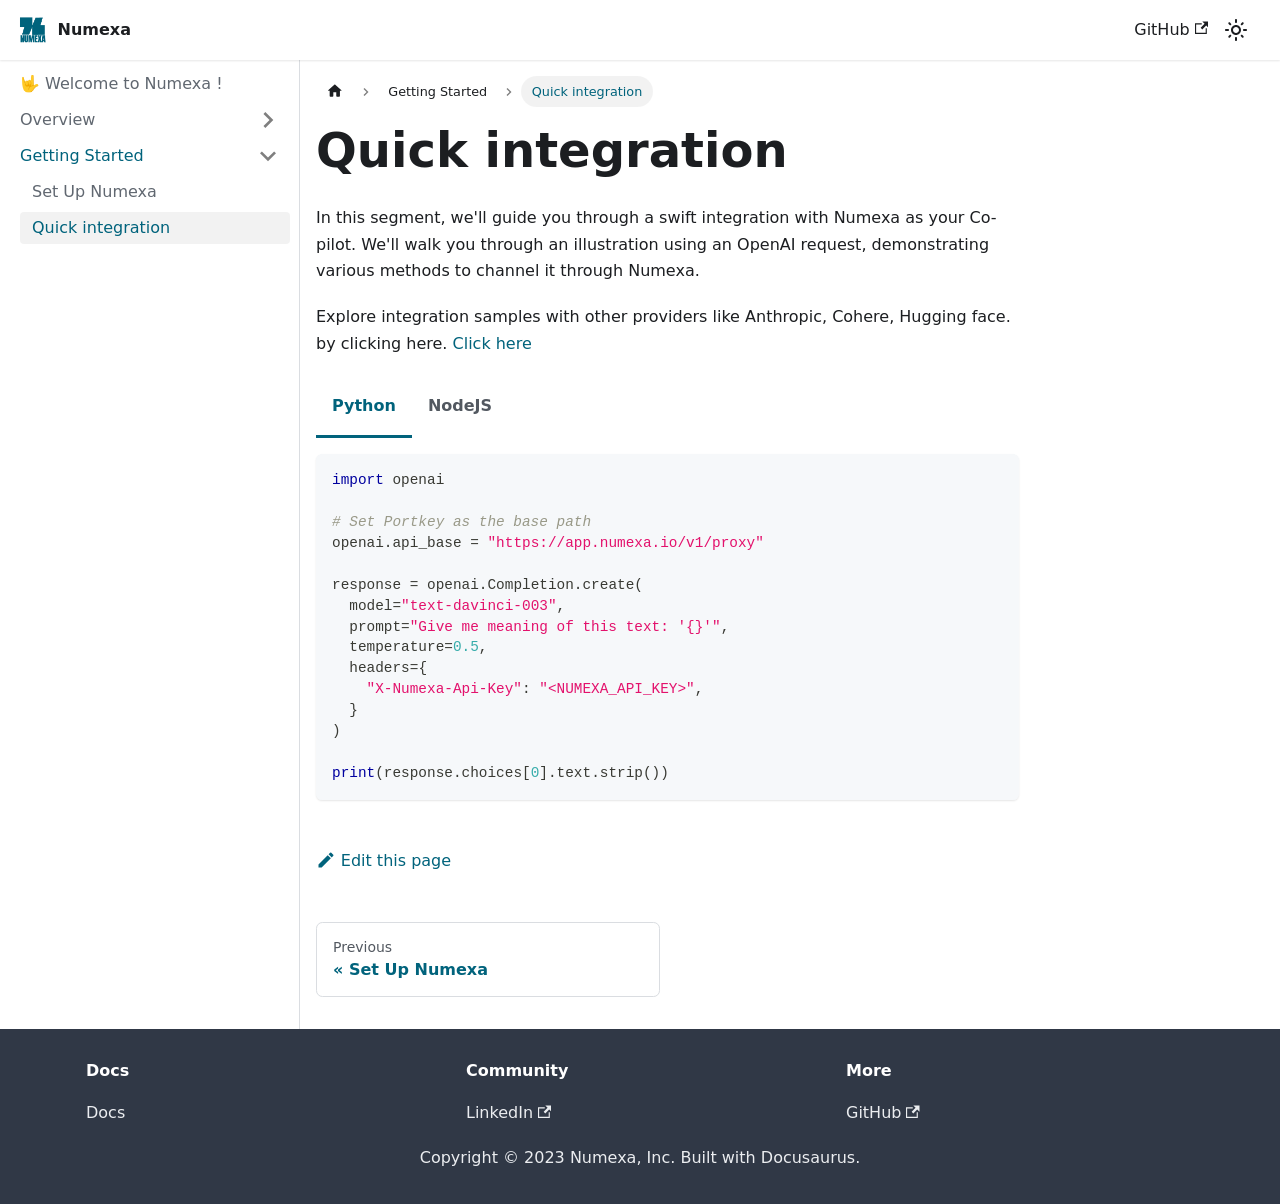
<file: docs/getting-started/quick-integration.html>
<!doctype html>
<html lang="en" dir="ltr" class="docs-wrapper docs-doc-page docs-version-current plugin-docs plugin-id-default docs-doc-id-getting-started/quick-integration">
<head>
<meta charset="UTF-8">
<meta name="generator" content="Docusaurus v2.4.1">
<title data-rh="true">Quick integration | Numexa</title><meta data-rh="true" name="viewport" content="width=device-width,initial-scale=1"><meta data-rh="true" name="twitter:card" content="summary_large_image"><meta data-rh="true" property="og:image" content="https://numexahq.github.io/img/docusaurus-social-card.jpg"><meta data-rh="true" name="twitter:image" content="https://numexahq.github.io/img/docusaurus-social-card.jpg"><meta data-rh="true" property="og:url" content="https://numexahq.github.io/docs/getting-started/quick-integration"><meta data-rh="true" name="docusaurus_locale" content="en"><meta data-rh="true" name="docsearch:language" content="en"><meta data-rh="true" name="docusaurus_version" content="current"><meta data-rh="true" name="docusaurus_tag" content="docs-default-current"><meta data-rh="true" name="docsearch:version" content="current"><meta data-rh="true" name="docsearch:docusaurus_tag" content="docs-default-current"><meta data-rh="true" property="og:title" content="Quick integration | Numexa"><meta data-rh="true" name="description" content="In this segment, we&#x27;ll guide you through a swift integration with Numexa as your Co-pilot. We&#x27;ll walk you through an illustration using an OpenAI request, demonstrating various methods to channel it through Numexa."><meta data-rh="true" property="og:description" content="In this segment, we&#x27;ll guide you through a swift integration with Numexa as your Co-pilot. We&#x27;ll walk you through an illustration using an OpenAI request, demonstrating various methods to channel it through Numexa."><link data-rh="true" rel="icon" href="/img/favicon.ico"><link data-rh="true" rel="canonical" href="https://numexahq.github.io/docs/getting-started/quick-integration"><link data-rh="true" rel="alternate" href="https://numexahq.github.io/docs/getting-started/quick-integration" hreflang="en"><link data-rh="true" rel="alternate" href="https://numexahq.github.io/docs/getting-started/quick-integration" hreflang="x-default"><link rel="stylesheet" href="/assets/css/styles.a97b8bc0.css">
<link rel="preload" href="/assets/js/runtime~main.e09b3614.js" as="script">
<link rel="preload" href="/assets/js/main.cc1cceea.js" as="script">
</head>
<body class="navigation-with-keyboard">
<script>!function(){function t(t){document.documentElement.setAttribute("data-theme",t)}var e=function(){var t=null;try{t=new URLSearchParams(window.location.search).get("docusaurus-theme")}catch(t){}return t}()||function(){var t=null;try{t=localStorage.getItem("theme")}catch(t){}return t}();t(null!==e?e:"light")}()</script><div id="__docusaurus">
<div role="region" aria-label="Skip to main content"><a class="skipToContent_fXgn" href="#__docusaurus_skipToContent_fallback">Skip to main content</a></div><nav aria-label="Main" class="navbar navbar--fixed-top"><div class="navbar__inner"><div class="navbar__items"><button aria-label="Toggle navigation bar" aria-expanded="false" class="navbar__toggle clean-btn" type="button"><svg width="30" height="30" viewBox="0 0 30 30" aria-hidden="true"><path stroke="currentColor" stroke-linecap="round" stroke-miterlimit="10" stroke-width="2" d="M4 7h22M4 15h22M4 23h22"></path></svg></button><a class="navbar__brand" href="/"><div class="navbar__logo"><img src="/img/nxa-logo-1-transparent-colored-lg.png" alt="My Site Logo" class="themedImage_ToTc themedImage--light_HNdA"><img src="/img/nxa-logo-1-transparent-colored-lg.png" alt="My Site Logo" class="themedImage_ToTc themedImage--dark_i4oU"></div><b class="navbar__title text--truncate">Numexa</b></a></div><div class="navbar__items navbar__items--right"><a href="https://github.com/NumexaHQ" target="_blank" rel="noopener noreferrer" class="navbar__item navbar__link">GitHub<svg width="13.5" height="13.5" aria-hidden="true" viewBox="0 0 24 24" class="iconExternalLink_nPIU"><path fill="currentColor" d="M21 13v10h-21v-19h12v2h-10v15h17v-8h2zm3-12h-10.988l4.035 4-6.977 7.07 2.828 2.828 6.977-7.07 4.125 4.172v-11z"></path></svg></a><div class="toggle_vylO colorModeToggle_DEke"><button class="clean-btn toggleButton_gllP toggleButtonDisabled_aARS" type="button" disabled="" title="Switch between dark and light mode (currently light mode)" aria-label="Switch between dark and light mode (currently light mode)" aria-live="polite"><svg viewBox="0 0 24 24" width="24" height="24" class="lightToggleIcon_pyhR"><path fill="currentColor" d="M12,9c1.65,0,3,1.35,3,3s-1.35,3-3,3s-3-1.35-3-3S10.35,9,12,9 M12,7c-2.76,0-5,2.24-5,5s2.24,5,5,5s5-2.24,5-5 S14.76,7,12,7L12,7z M2,13l2,0c0.55,0,1-0.45,1-1s-0.45-1-1-1l-2,0c-0.55,0-1,0.45-1,1S1.45,13,2,13z M20,13l2,0c0.55,0,1-0.45,1-1 s-0.45-1-1-1l-2,0c-0.55,0-1,0.45-1,1S19.45,13,20,13z M11,2v2c0,0.55,0.45,1,1,1s1-0.45,1-1V2c0-0.55-0.45-1-1-1S11,1.45,11,2z M11,20v2c0,0.55,0.45,1,1,1s1-0.45,1-1v-2c0-0.55-0.45-1-1-1C11.45,19,11,19.45,11,20z M5.99,4.58c-0.39-0.39-1.03-0.39-1.41,0 c-0.39,0.39-0.39,1.03,0,1.41l1.06,1.06c0.39,0.39,1.03,0.39,1.41,0s0.39-1.03,0-1.41L5.99,4.58z M18.36,16.95 c-0.39-0.39-1.03-0.39-1.41,0c-0.39,0.39-0.39,1.03,0,1.41l1.06,1.06c0.39,0.39,1.03,0.39,1.41,0c0.39-0.39,0.39-1.03,0-1.41 L18.36,16.95z M19.42,5.99c0.39-0.39,0.39-1.03,0-1.41c-0.39-0.39-1.03-0.39-1.41,0l-1.06,1.06c-0.39,0.39-0.39,1.03,0,1.41 s1.03,0.39,1.41,0L19.42,5.99z M7.05,18.36c0.39-0.39,0.39-1.03,0-1.41c-0.39-0.39-1.03-0.39-1.41,0l-1.06,1.06 c-0.39,0.39-0.39,1.03,0,1.41s1.03,0.39,1.41,0L7.05,18.36z"></path></svg><svg viewBox="0 0 24 24" width="24" height="24" class="darkToggleIcon_wfgR"><path fill="currentColor" d="M9.37,5.51C9.19,6.15,9.1,6.82,9.1,7.5c0,4.08,3.32,7.4,7.4,7.4c0.68,0,1.35-0.09,1.99-0.27C17.45,17.19,14.93,19,12,19 c-3.86,0-7-3.14-7-7C5,9.07,6.81,6.55,9.37,5.51z M12,3c-4.97,0-9,4.03-9,9s4.03,9,9,9s9-4.03,9-9c0-0.46-0.04-0.92-0.1-1.36 c-0.98,1.37-2.58,2.26-4.4,2.26c-2.98,0-5.4-2.42-5.4-5.4c0-1.81,0.89-3.42,2.26-4.4C12.92,3.04,12.46,3,12,3L12,3z"></path></svg></button></div><div class="searchBox_ZlJk"></div></div></div><div role="presentation" class="navbar-sidebar__backdrop"></div></nav><div id="__docusaurus_skipToContent_fallback" class="main-wrapper mainWrapper_z2l0 docsWrapper_BCFX"><button aria-label="Scroll back to top" class="clean-btn theme-back-to-top-button backToTopButton_sjWU" type="button"></button><div class="docPage__5DB"><aside class="theme-doc-sidebar-container docSidebarContainer_b6E3"><div class="sidebarViewport_Xe31"><div class="sidebar_njMd"><nav aria-label="Docs sidebar" class="menu thin-scrollbar menu_SIkG"><ul class="theme-doc-sidebar-menu menu__list"><li class="theme-doc-sidebar-item-link theme-doc-sidebar-item-link-level-1 menu__list-item"><a class="menu__link" href="/docs/intro">🤟 Welcome to Numexa !</a></li><li class="theme-doc-sidebar-item-category theme-doc-sidebar-item-category-level-1 menu__list-item menu__list-item--collapsed"><div class="menu__list-item-collapsible"><a class="menu__link menu__link--sublist" aria-expanded="false" href="/docs/category/overview">Overview</a><button aria-label="Toggle the collapsible sidebar category &#x27;Overview&#x27;" type="button" class="clean-btn menu__caret"></button></div></li><li class="theme-doc-sidebar-item-category theme-doc-sidebar-item-category-level-1 menu__list-item"><div class="menu__list-item-collapsible"><a class="menu__link menu__link--sublist menu__link--active" aria-expanded="true" href="/docs/category/getting-started">Getting Started</a><button aria-label="Toggle the collapsible sidebar category &#x27;Getting Started&#x27;" type="button" class="clean-btn menu__caret"></button></div><ul style="display:block;overflow:visible;height:auto" class="menu__list"><li class="theme-doc-sidebar-item-link theme-doc-sidebar-item-link-level-2 menu__list-item"><a class="menu__link" tabindex="0" href="/docs/getting-started/setupaccount">Set Up Numexa</a></li><li class="theme-doc-sidebar-item-link theme-doc-sidebar-item-link-level-2 menu__list-item"><a class="menu__link menu__link--active" aria-current="page" tabindex="0" href="/docs/getting-started/quick-integration">Quick integration</a></li></ul></li></ul></nav></div></div></aside><main class="docMainContainer_gTbr"><div class="container padding-top--md padding-bottom--lg"><div class="row"><div class="col docItemCol_VOVn"><div class="docItemContainer_Djhp"><article><nav class="theme-doc-breadcrumbs breadcrumbsContainer_Z_bl" aria-label="Breadcrumbs"><ul class="breadcrumbs" itemscope="" itemtype="https://schema.org/BreadcrumbList"><li class="breadcrumbs__item"><a aria-label="Home page" class="breadcrumbs__link" href="/"><svg viewBox="0 0 24 24" class="breadcrumbHomeIcon_YNFT"><path d="M10 19v-5h4v5c0 .55.45 1 1 1h3c.55 0 1-.45 1-1v-7h1.7c.46 0 .68-.57.33-.87L12.67 3.6c-.38-.34-.96-.34-1.34 0l-8.36 7.53c-.34.3-.13.87.33.87H5v7c0 .55.45 1 1 1h3c.55 0 1-.45 1-1z" fill="currentColor"></path></svg></a></li><li itemscope="" itemprop="itemListElement" itemtype="https://schema.org/ListItem" class="breadcrumbs__item"><a class="breadcrumbs__link" itemprop="item" href="/docs/category/getting-started"><span itemprop="name">Getting Started</span></a><meta itemprop="position" content="1"></li><li itemscope="" itemprop="itemListElement" itemtype="https://schema.org/ListItem" class="breadcrumbs__item breadcrumbs__item--active"><span class="breadcrumbs__link" itemprop="name">Quick integration</span><meta itemprop="position" content="2"></li></ul></nav><div class="theme-doc-markdown markdown"><h1>Quick integration</h1><p>In this segment, we&#x27;ll guide you through a swift integration with Numexa as your Co-pilot. We&#x27;ll walk you through an illustration using an OpenAI request, demonstrating various methods to channel it through Numexa.</p><p>Explore integration samples with other providers like Anthropic, Cohere, Hugging face. by clicking here. <a href="https://github.com/NumexaHQ" target="_blank" rel="noopener noreferrer">Click here</a></p><div class="tabs-container tabList__CuJ"><ul role="tablist" aria-orientation="horizontal" class="tabs"><li role="tab" tabindex="0" aria-selected="true" class="tabs__item tabItem_LNqP tabs__item--active">Python</li><li role="tab" tabindex="-1" aria-selected="false" class="tabs__item tabItem_LNqP">NodeJS</li></ul><div class="margin-top--md"><div role="tabpanel" class="tabItem_Ymn6"><div class="language-python codeBlockContainer_Ckt0 theme-code-block" style="--prism-color:#393A34;--prism-background-color:#f6f8fa"><div class="codeBlockContent_biex"><pre tabindex="0" class="prism-code language-python codeBlock_bY9V thin-scrollbar"><code class="codeBlockLines_e6Vv"><span class="token-line" style="color:#393A34"><span class="token keyword" style="color:#00009f">import</span><span class="token plain"> openai</span><br></span><span class="token-line" style="color:#393A34"><span class="token plain" style="display:inline-block"></span><br></span><span class="token-line" style="color:#393A34"><span class="token plain"></span><span class="token comment" style="color:#999988;font-style:italic"># Set Portkey as the base path</span><span class="token plain"></span><br></span><span class="token-line" style="color:#393A34"><span class="token plain">openai</span><span class="token punctuation" style="color:#393A34">.</span><span class="token plain">api_base </span><span class="token operator" style="color:#393A34">=</span><span class="token plain"> </span><span class="token string" style="color:#e3116c">&quot;https://app.numexa.io/v1/proxy&quot;</span><span class="token plain"></span><br></span><span class="token-line" style="color:#393A34"><span class="token plain" style="display:inline-block"></span><br></span><span class="token-line" style="color:#393A34"><span class="token plain">response </span><span class="token operator" style="color:#393A34">=</span><span class="token plain"> openai</span><span class="token punctuation" style="color:#393A34">.</span><span class="token plain">Completion</span><span class="token punctuation" style="color:#393A34">.</span><span class="token plain">create</span><span class="token punctuation" style="color:#393A34">(</span><span class="token plain"></span><br></span><span class="token-line" style="color:#393A34"><span class="token plain">  model</span><span class="token operator" style="color:#393A34">=</span><span class="token string" style="color:#e3116c">&quot;text-davinci-003&quot;</span><span class="token punctuation" style="color:#393A34">,</span><span class="token plain"></span><br></span><span class="token-line" style="color:#393A34"><span class="token plain">  prompt</span><span class="token operator" style="color:#393A34">=</span><span class="token string" style="color:#e3116c">&quot;Give me meaning of this text: &#x27;{}&#x27;&quot;</span><span class="token punctuation" style="color:#393A34">,</span><span class="token plain"></span><br></span><span class="token-line" style="color:#393A34"><span class="token plain">  temperature</span><span class="token operator" style="color:#393A34">=</span><span class="token number" style="color:#36acaa">0.5</span><span class="token punctuation" style="color:#393A34">,</span><span class="token plain"></span><br></span><span class="token-line" style="color:#393A34"><span class="token plain">  headers</span><span class="token operator" style="color:#393A34">=</span><span class="token punctuation" style="color:#393A34">{</span><span class="token plain"></span><br></span><span class="token-line" style="color:#393A34"><span class="token plain">    </span><span class="token string" style="color:#e3116c">&quot;X-Numexa-Api-Key&quot;</span><span class="token punctuation" style="color:#393A34">:</span><span class="token plain"> </span><span class="token string" style="color:#e3116c">&quot;&lt;NUMEXA_API_KEY&gt;&quot;</span><span class="token punctuation" style="color:#393A34">,</span><span class="token plain"></span><br></span><span class="token-line" style="color:#393A34"><span class="token plain">  </span><span class="token punctuation" style="color:#393A34">}</span><span class="token plain"></span><br></span><span class="token-line" style="color:#393A34"><span class="token plain"></span><span class="token punctuation" style="color:#393A34">)</span><span class="token plain"></span><br></span><span class="token-line" style="color:#393A34"><span class="token plain" style="display:inline-block"></span><br></span><span class="token-line" style="color:#393A34"><span class="token plain"></span><span class="token keyword" style="color:#00009f">print</span><span class="token punctuation" style="color:#393A34">(</span><span class="token plain">response</span><span class="token punctuation" style="color:#393A34">.</span><span class="token plain">choices</span><span class="token punctuation" style="color:#393A34">[</span><span class="token number" style="color:#36acaa">0</span><span class="token punctuation" style="color:#393A34">]</span><span class="token punctuation" style="color:#393A34">.</span><span class="token plain">text</span><span class="token punctuation" style="color:#393A34">.</span><span class="token plain">strip</span><span class="token punctuation" style="color:#393A34">(</span><span class="token punctuation" style="color:#393A34">)</span><span class="token punctuation" style="color:#393A34">)</span><br></span></code></pre><div class="buttonGroup__atx"><button type="button" aria-label="Copy code to clipboard" title="Copy" class="clean-btn"><span class="copyButtonIcons_eSgA" aria-hidden="true"><svg viewBox="0 0 24 24" class="copyButtonIcon_y97N"><path fill="currentColor" d="M19,21H8V7H19M19,5H8A2,2 0 0,0 6,7V21A2,2 0 0,0 8,23H19A2,2 0 0,0 21,21V7A2,2 0 0,0 19,5M16,1H4A2,2 0 0,0 2,3V17H4V3H16V1Z"></path></svg><svg viewBox="0 0 24 24" class="copyButtonSuccessIcon_LjdS"><path fill="currentColor" d="M21,7L9,19L3.5,13.5L4.91,12.09L9,16.17L19.59,5.59L21,7Z"></path></svg></span></button></div></div></div></div><div role="tabpanel" class="tabItem_Ymn6" hidden=""><div class="language-js codeBlockContainer_Ckt0 theme-code-block" style="--prism-color:#393A34;--prism-background-color:#f6f8fa"><div class="codeBlockContent_biex"><pre tabindex="0" class="prism-code language-js codeBlock_bY9V thin-scrollbar"><code class="codeBlockLines_e6Vv"><span class="token-line" style="color:#393A34"><span class="token keyword" style="color:#00009f">const</span><span class="token plain"> </span><span class="token punctuation" style="color:#393A34">{</span><span class="token plain"> </span><span class="token maybe-class-name">Configuration</span><span class="token punctuation" style="color:#393A34">,</span><span class="token plain"> </span><span class="token maybe-class-name">OpenAIApi</span><span class="token plain"> </span><span class="token punctuation" style="color:#393A34">}</span><span class="token plain"> </span><span class="token operator" style="color:#393A34">=</span><span class="token plain"> </span><span class="token function" style="color:#d73a49">require</span><span class="token punctuation" style="color:#393A34">(</span><span class="token string" style="color:#e3116c">&quot;openai&quot;</span><span class="token punctuation" style="color:#393A34">)</span><span class="token punctuation" style="color:#393A34">;</span><span class="token plain"></span><br></span><span class="token-line" style="color:#393A34"><span class="token plain"></span><span class="token keyword" style="color:#00009f">const</span><span class="token plain"> configuration </span><span class="token operator" style="color:#393A34">=</span><span class="token plain"> </span><span class="token keyword" style="color:#00009f">new</span><span class="token plain"> </span><span class="token class-name">Configuration</span><span class="token punctuation" style="color:#393A34">(</span><span class="token punctuation" style="color:#393A34">{</span><span class="token plain"></span><br></span><span class="token-line" style="color:#393A34"><span class="token plain">  </span><span class="token literal-property property" style="color:#36acaa">apiKey</span><span class="token operator" style="color:#393A34">:</span><span class="token plain"> </span><span class="token string" style="color:#e3116c">&quot;&lt;OPENAI_API_KEY&gt;&quot;</span><span class="token punctuation" style="color:#393A34">,</span><span class="token plain"></span><br></span><span class="token-line" style="color:#393A34"><span class="token plain">  </span><span class="token literal-property property" style="color:#36acaa">basePath</span><span class="token operator" style="color:#393A34">:</span><span class="token plain"> </span><span class="token string" style="color:#e3116c">&quot;https://app.numexa.io/v1/proxy&quot;</span><span class="token punctuation" style="color:#393A34">,</span><span class="token plain"></span><br></span><span class="token-line" style="color:#393A34"><span class="token plain">  </span><span class="token literal-property property" style="color:#36acaa">baseOptions</span><span class="token operator" style="color:#393A34">:</span><span class="token plain"> </span><span class="token punctuation" style="color:#393A34">{</span><span class="token plain"></span><br></span><span class="token-line" style="color:#393A34"><span class="token plain">    </span><span class="token literal-property property" style="color:#36acaa">headers</span><span class="token operator" style="color:#393A34">:</span><span class="token plain"> </span><span class="token punctuation" style="color:#393A34">{</span><span class="token plain"></span><br></span><span class="token-line" style="color:#393A34"><span class="token plain">      </span><span class="token string-property property" style="color:#36acaa">&quot;X-Numexa-Api-Key&quot;</span><span class="token operator" style="color:#393A34">:</span><span class="token plain"> </span><span class="token string" style="color:#e3116c">&quot;&lt;NUMEXA_API_KEY&gt;&quot;</span><span class="token punctuation" style="color:#393A34">,</span><span class="token plain"></span><br></span><span class="token-line" style="color:#393A34"><span class="token plain">    </span><span class="token punctuation" style="color:#393A34">}</span><span class="token punctuation" style="color:#393A34">,</span><span class="token plain"></span><br></span><span class="token-line" style="color:#393A34"><span class="token plain">  </span><span class="token punctuation" style="color:#393A34">}</span><span class="token punctuation" style="color:#393A34">,</span><span class="token plain"></span><br></span><span class="token-line" style="color:#393A34"><span class="token plain"></span><span class="token punctuation" style="color:#393A34">}</span><span class="token punctuation" style="color:#393A34">)</span><span class="token punctuation" style="color:#393A34">;</span><span class="token plain"></span><br></span><span class="token-line" style="color:#393A34"><span class="token plain" style="display:inline-block"></span><br></span><span class="token-line" style="color:#393A34"><span class="token plain"></span><span class="token keyword" style="color:#00009f">const</span><span class="token plain"> openai </span><span class="token operator" style="color:#393A34">=</span><span class="token plain"> </span><span class="token keyword" style="color:#00009f">new</span><span class="token plain"> </span><span class="token class-name">OpenAIApi</span><span class="token punctuation" style="color:#393A34">(</span><span class="token plain">configuration</span><span class="token punctuation" style="color:#393A34">)</span><span class="token punctuation" style="color:#393A34">;</span><span class="token plain"></span><br></span><span class="token-line" style="color:#393A34"><span class="token plain" style="display:inline-block"></span><br></span><span class="token-line" style="color:#393A34"><span class="token plain"></span><span class="token keyword" style="color:#00009f">async</span><span class="token plain"> </span><span class="token keyword" style="color:#00009f">function</span><span class="token plain"> </span><span class="token function" style="color:#d73a49">generateCompletion</span><span class="token punctuation" style="color:#393A34">(</span><span class="token punctuation" style="color:#393A34">)</span><span class="token plain"> </span><span class="token punctuation" style="color:#393A34">{</span><span class="token plain"></span><br></span><span class="token-line" style="color:#393A34"><span class="token plain">  </span><span class="token keyword" style="color:#00009f">const</span><span class="token plain"> response </span><span class="token operator" style="color:#393A34">=</span><span class="token plain"> </span><span class="token keyword control-flow" style="color:#00009f">await</span><span class="token plain"> openai</span><span class="token punctuation" style="color:#393A34">.</span><span class="token method function property-access" style="color:#d73a49">createCompletion</span><span class="token punctuation" style="color:#393A34">(</span><span class="token punctuation" style="color:#393A34">{</span><span class="token plain"></span><br></span><span class="token-line" style="color:#393A34"><span class="token plain">    </span><span class="token literal-property property" style="color:#36acaa">model</span><span class="token operator" style="color:#393A34">:</span><span class="token plain"> </span><span class="token string" style="color:#e3116c">&quot;text-davinci-003&quot;</span><span class="token punctuation" style="color:#393A34">,</span><span class="token plain"></span><br></span><span class="token-line" style="color:#393A34"><span class="token plain">    </span><span class="token literal-property property" style="color:#36acaa">prompt</span><span class="token operator" style="color:#393A34">:</span><span class="token plain"> </span><span class="token string" style="color:#e3116c">&quot;Hello? How are you doing?&quot;</span><span class="token punctuation" style="color:#393A34">,</span><span class="token plain"></span><br></span><span class="token-line" style="color:#393A34"><span class="token plain">    </span><span class="token literal-property property" style="color:#36acaa">max_tokens</span><span class="token operator" style="color:#393A34">:</span><span class="token plain"> </span><span class="token number" style="color:#36acaa">150</span><span class="token punctuation" style="color:#393A34">,</span><span class="token plain"></span><br></span><span class="token-line" style="color:#393A34"><span class="token plain">    </span><span class="token literal-property property" style="color:#36acaa">temperature</span><span class="token operator" style="color:#393A34">:</span><span class="token plain"> </span><span class="token number" style="color:#36acaa">0</span><span class="token punctuation" style="color:#393A34">,</span><span class="token plain"></span><br></span><span class="token-line" style="color:#393A34"><span class="token plain">  </span><span class="token punctuation" style="color:#393A34">}</span><span class="token punctuation" style="color:#393A34">)</span><span class="token punctuation" style="color:#393A34">;</span><span class="token plain"></span><br></span><span class="token-line" style="color:#393A34"><span class="token plain" style="display:inline-block"></span><br></span><span class="token-line" style="color:#393A34"><span class="token plain">  </span><span class="token console class-name">console</span><span class="token punctuation" style="color:#393A34">.</span><span class="token method function property-access" style="color:#d73a49">log</span><span class="token punctuation" style="color:#393A34">(</span><span class="token plain">response</span><span class="token punctuation" style="color:#393A34">.</span><span class="token property-access">data</span><span class="token punctuation" style="color:#393A34">.</span><span class="token property-access">choices</span><span class="token punctuation" style="color:#393A34">[</span><span class="token number" style="color:#36acaa">0</span><span class="token punctuation" style="color:#393A34">]</span><span class="token punctuation" style="color:#393A34">.</span><span class="token property-access">text</span><span class="token punctuation" style="color:#393A34">)</span><span class="token punctuation" style="color:#393A34">;</span><span class="token plain"></span><br></span><span class="token-line" style="color:#393A34"><span class="token plain"></span><span class="token punctuation" style="color:#393A34">}</span><span class="token plain"></span><br></span><span class="token-line" style="color:#393A34"><span class="token plain" style="display:inline-block"></span><br></span><span class="token-line" style="color:#393A34"><span class="token plain"></span><span class="token function" style="color:#d73a49">generateCompletion</span><span class="token punctuation" style="color:#393A34">(</span><span class="token punctuation" style="color:#393A34">)</span><span class="token punctuation" style="color:#393A34">;</span><br></span></code></pre><div class="buttonGroup__atx"><button type="button" aria-label="Copy code to clipboard" title="Copy" class="clean-btn"><span class="copyButtonIcons_eSgA" aria-hidden="true"><svg viewBox="0 0 24 24" class="copyButtonIcon_y97N"><path fill="currentColor" d="M19,21H8V7H19M19,5H8A2,2 0 0,0 6,7V21A2,2 0 0,0 8,23H19A2,2 0 0,0 21,21V7A2,2 0 0,0 19,5M16,1H4A2,2 0 0,0 2,3V17H4V3H16V1Z"></path></svg><svg viewBox="0 0 24 24" class="copyButtonSuccessIcon_LjdS"><path fill="currentColor" d="M21,7L9,19L3.5,13.5L4.91,12.09L9,16.17L19.59,5.59L21,7Z"></path></svg></span></button></div></div></div></div></div></div></div><footer class="theme-doc-footer docusaurus-mt-lg"><div class="theme-doc-footer-edit-meta-row row"><div class="col"><a href="https://github.com/facebook/docusaurus/tree/main/packages/create-docusaurus/templates/shared/docs/getting-started/quick-integration.mdx" target="_blank" rel="noreferrer noopener" class="theme-edit-this-page"><svg fill="currentColor" height="20" width="20" viewBox="0 0 40 40" class="iconEdit_Z9Sw" aria-hidden="true"><g><path d="m34.5 11.7l-3 3.1-6.3-6.3 3.1-3q0.5-0.5 1.2-0.5t1.1 0.5l3.9 3.9q0.5 0.4 0.5 1.1t-0.5 1.2z m-29.5 17.1l18.4-18.5 6.3 6.3-18.4 18.4h-6.3v-6.2z"></path></g></svg>Edit this page</a></div><div class="col lastUpdated_vwxv"></div></div></footer></article><nav class="pagination-nav docusaurus-mt-lg" aria-label="Docs pages"><a class="pagination-nav__link pagination-nav__link--prev" href="/docs/getting-started/setupaccount"><div class="pagination-nav__sublabel">Previous</div><div class="pagination-nav__label">Set Up Numexa</div></a></nav></div></div></div></div></main></div></div><footer class="footer footer--dark"><div class="container container-fluid"><div class="row footer__links"><div class="col footer__col"><div class="footer__title">Docs</div><ul class="footer__items clean-list"><li class="footer__item"><a class="footer__link-item" href="/docs/intro">Docs</a></li></ul></div><div class="col footer__col"><div class="footer__title">Community</div><ul class="footer__items clean-list"><li class="footer__item"><a href="https://www.linkedin.com/company/numexahq" target="_blank" rel="noopener noreferrer" class="footer__link-item">LinkedIn<svg width="13.5" height="13.5" aria-hidden="true" viewBox="0 0 24 24" class="iconExternalLink_nPIU"><path fill="currentColor" d="M21 13v10h-21v-19h12v2h-10v15h17v-8h2zm3-12h-10.988l4.035 4-6.977 7.07 2.828 2.828 6.977-7.07 4.125 4.172v-11z"></path></svg></a></li></ul></div><div class="col footer__col"><div class="footer__title">More</div><ul class="footer__items clean-list"><li class="footer__item"><a href="https://github.com/NumexaHQ" target="_blank" rel="noopener noreferrer" class="footer__link-item">GitHub<svg width="13.5" height="13.5" aria-hidden="true" viewBox="0 0 24 24" class="iconExternalLink_nPIU"><path fill="currentColor" d="M21 13v10h-21v-19h12v2h-10v15h17v-8h2zm3-12h-10.988l4.035 4-6.977 7.07 2.828 2.828 6.977-7.07 4.125 4.172v-11z"></path></svg></a></li></ul></div></div><div class="footer__bottom text--center"><div class="footer__copyright">Copyright © 2023 Numexa, Inc. Built with Docusaurus.</div></div></div></footer></div>
<script src="/assets/js/runtime~main.e09b3614.js"></script>
<script src="/assets/js/main.cc1cceea.js"></script>
</body>
</html>
</file>
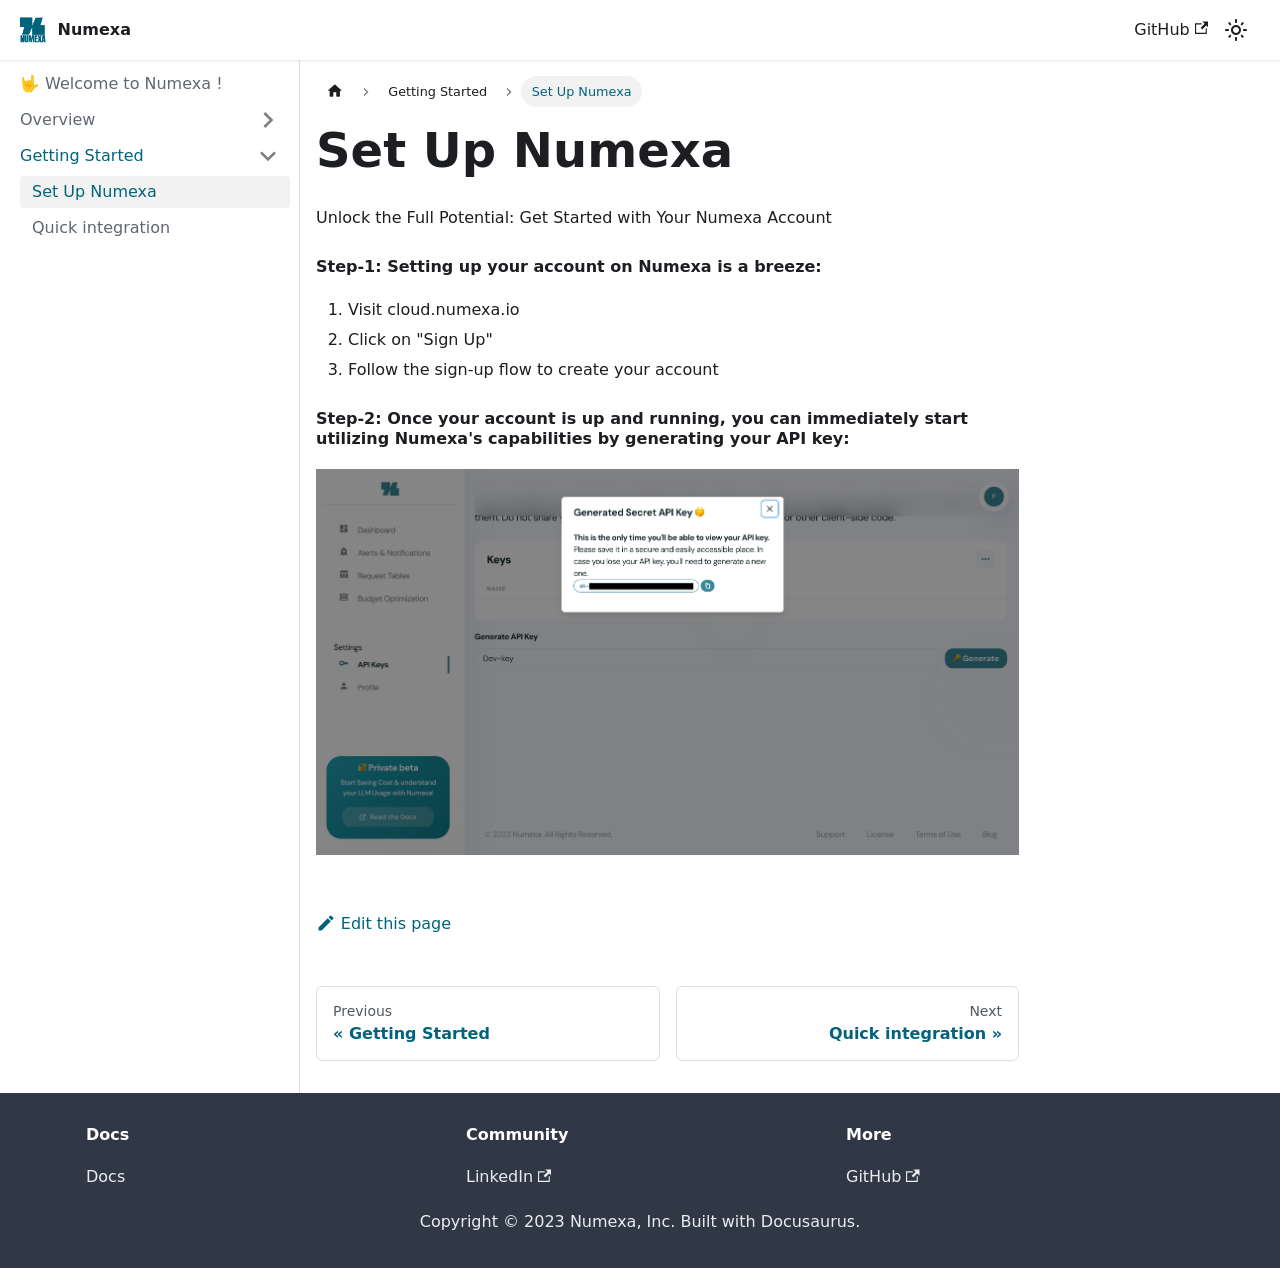
<file: docs/getting-started/setupaccount.html>
<!doctype html>
<html lang="en" dir="ltr" class="docs-wrapper docs-doc-page docs-version-current plugin-docs plugin-id-default docs-doc-id-getting-started/setupaccount">
<head>
<meta charset="UTF-8">
<meta name="generator" content="Docusaurus v2.4.1">
<title data-rh="true">Set Up Numexa | Numexa</title><meta data-rh="true" name="viewport" content="width=device-width,initial-scale=1"><meta data-rh="true" name="twitter:card" content="summary_large_image"><meta data-rh="true" property="og:image" content="https://numexahq.github.io/img/docusaurus-social-card.jpg"><meta data-rh="true" name="twitter:image" content="https://numexahq.github.io/img/docusaurus-social-card.jpg"><meta data-rh="true" property="og:url" content="https://numexahq.github.io/docs/getting-started/setupaccount"><meta data-rh="true" name="docusaurus_locale" content="en"><meta data-rh="true" name="docsearch:language" content="en"><meta data-rh="true" name="docusaurus_version" content="current"><meta data-rh="true" name="docusaurus_tag" content="docs-default-current"><meta data-rh="true" name="docsearch:version" content="current"><meta data-rh="true" name="docsearch:docusaurus_tag" content="docs-default-current"><meta data-rh="true" property="og:title" content="Set Up Numexa | Numexa"><meta data-rh="true" name="description" content="Unlock the Full Potential: Get Started with Your Numexa Account"><meta data-rh="true" property="og:description" content="Unlock the Full Potential: Get Started with Your Numexa Account"><link data-rh="true" rel="icon" href="/img/favicon.ico"><link data-rh="true" rel="canonical" href="https://numexahq.github.io/docs/getting-started/setupaccount"><link data-rh="true" rel="alternate" href="https://numexahq.github.io/docs/getting-started/setupaccount" hreflang="en"><link data-rh="true" rel="alternate" href="https://numexahq.github.io/docs/getting-started/setupaccount" hreflang="x-default"><link rel="stylesheet" href="/assets/css/styles.a97b8bc0.css">
<link rel="preload" href="/assets/js/runtime~main.e09b3614.js" as="script">
<link rel="preload" href="/assets/js/main.cc1cceea.js" as="script">
</head>
<body class="navigation-with-keyboard">
<script>!function(){function t(t){document.documentElement.setAttribute("data-theme",t)}var e=function(){var t=null;try{t=new URLSearchParams(window.location.search).get("docusaurus-theme")}catch(t){}return t}()||function(){var t=null;try{t=localStorage.getItem("theme")}catch(t){}return t}();t(null!==e?e:"light")}()</script><div id="__docusaurus">
<div role="region" aria-label="Skip to main content"><a class="skipToContent_fXgn" href="#__docusaurus_skipToContent_fallback">Skip to main content</a></div><nav aria-label="Main" class="navbar navbar--fixed-top"><div class="navbar__inner"><div class="navbar__items"><button aria-label="Toggle navigation bar" aria-expanded="false" class="navbar__toggle clean-btn" type="button"><svg width="30" height="30" viewBox="0 0 30 30" aria-hidden="true"><path stroke="currentColor" stroke-linecap="round" stroke-miterlimit="10" stroke-width="2" d="M4 7h22M4 15h22M4 23h22"></path></svg></button><a class="navbar__brand" href="/"><div class="navbar__logo"><img src="/img/nxa-logo-1-transparent-colored-lg.png" alt="My Site Logo" class="themedImage_ToTc themedImage--light_HNdA"><img src="/img/nxa-logo-1-transparent-colored-lg.png" alt="My Site Logo" class="themedImage_ToTc themedImage--dark_i4oU"></div><b class="navbar__title text--truncate">Numexa</b></a></div><div class="navbar__items navbar__items--right"><a href="https://github.com/NumexaHQ" target="_blank" rel="noopener noreferrer" class="navbar__item navbar__link">GitHub<svg width="13.5" height="13.5" aria-hidden="true" viewBox="0 0 24 24" class="iconExternalLink_nPIU"><path fill="currentColor" d="M21 13v10h-21v-19h12v2h-10v15h17v-8h2zm3-12h-10.988l4.035 4-6.977 7.07 2.828 2.828 6.977-7.07 4.125 4.172v-11z"></path></svg></a><div class="toggle_vylO colorModeToggle_DEke"><button class="clean-btn toggleButton_gllP toggleButtonDisabled_aARS" type="button" disabled="" title="Switch between dark and light mode (currently light mode)" aria-label="Switch between dark and light mode (currently light mode)" aria-live="polite"><svg viewBox="0 0 24 24" width="24" height="24" class="lightToggleIcon_pyhR"><path fill="currentColor" d="M12,9c1.65,0,3,1.35,3,3s-1.35,3-3,3s-3-1.35-3-3S10.35,9,12,9 M12,7c-2.76,0-5,2.24-5,5s2.24,5,5,5s5-2.24,5-5 S14.76,7,12,7L12,7z M2,13l2,0c0.55,0,1-0.45,1-1s-0.45-1-1-1l-2,0c-0.55,0-1,0.45-1,1S1.45,13,2,13z M20,13l2,0c0.55,0,1-0.45,1-1 s-0.45-1-1-1l-2,0c-0.55,0-1,0.45-1,1S19.45,13,20,13z M11,2v2c0,0.55,0.45,1,1,1s1-0.45,1-1V2c0-0.55-0.45-1-1-1S11,1.45,11,2z M11,20v2c0,0.55,0.45,1,1,1s1-0.45,1-1v-2c0-0.55-0.45-1-1-1C11.45,19,11,19.45,11,20z M5.99,4.58c-0.39-0.39-1.03-0.39-1.41,0 c-0.39,0.39-0.39,1.03,0,1.41l1.06,1.06c0.39,0.39,1.03,0.39,1.41,0s0.39-1.03,0-1.41L5.99,4.58z M18.36,16.95 c-0.39-0.39-1.03-0.39-1.41,0c-0.39,0.39-0.39,1.03,0,1.41l1.06,1.06c0.39,0.39,1.03,0.39,1.41,0c0.39-0.39,0.39-1.03,0-1.41 L18.36,16.95z M19.42,5.99c0.39-0.39,0.39-1.03,0-1.41c-0.39-0.39-1.03-0.39-1.41,0l-1.06,1.06c-0.39,0.39-0.39,1.03,0,1.41 s1.03,0.39,1.41,0L19.42,5.99z M7.05,18.36c0.39-0.39,0.39-1.03,0-1.41c-0.39-0.39-1.03-0.39-1.41,0l-1.06,1.06 c-0.39,0.39-0.39,1.03,0,1.41s1.03,0.39,1.41,0L7.05,18.36z"></path></svg><svg viewBox="0 0 24 24" width="24" height="24" class="darkToggleIcon_wfgR"><path fill="currentColor" d="M9.37,5.51C9.19,6.15,9.1,6.82,9.1,7.5c0,4.08,3.32,7.4,7.4,7.4c0.68,0,1.35-0.09,1.99-0.27C17.45,17.19,14.93,19,12,19 c-3.86,0-7-3.14-7-7C5,9.07,6.81,6.55,9.37,5.51z M12,3c-4.97,0-9,4.03-9,9s4.03,9,9,9s9-4.03,9-9c0-0.46-0.04-0.92-0.1-1.36 c-0.98,1.37-2.58,2.26-4.4,2.26c-2.98,0-5.4-2.42-5.4-5.4c0-1.81,0.89-3.42,2.26-4.4C12.92,3.04,12.46,3,12,3L12,3z"></path></svg></button></div><div class="searchBox_ZlJk"></div></div></div><div role="presentation" class="navbar-sidebar__backdrop"></div></nav><div id="__docusaurus_skipToContent_fallback" class="main-wrapper mainWrapper_z2l0 docsWrapper_BCFX"><button aria-label="Scroll back to top" class="clean-btn theme-back-to-top-button backToTopButton_sjWU" type="button"></button><div class="docPage__5DB"><aside class="theme-doc-sidebar-container docSidebarContainer_b6E3"><div class="sidebarViewport_Xe31"><div class="sidebar_njMd"><nav aria-label="Docs sidebar" class="menu thin-scrollbar menu_SIkG"><ul class="theme-doc-sidebar-menu menu__list"><li class="theme-doc-sidebar-item-link theme-doc-sidebar-item-link-level-1 menu__list-item"><a class="menu__link" href="/docs/intro">🤟 Welcome to Numexa !</a></li><li class="theme-doc-sidebar-item-category theme-doc-sidebar-item-category-level-1 menu__list-item menu__list-item--collapsed"><div class="menu__list-item-collapsible"><a class="menu__link menu__link--sublist" aria-expanded="false" href="/docs/category/overview">Overview</a><button aria-label="Toggle the collapsible sidebar category &#x27;Overview&#x27;" type="button" class="clean-btn menu__caret"></button></div></li><li class="theme-doc-sidebar-item-category theme-doc-sidebar-item-category-level-1 menu__list-item"><div class="menu__list-item-collapsible"><a class="menu__link menu__link--sublist menu__link--active" aria-expanded="true" href="/docs/category/getting-started">Getting Started</a><button aria-label="Toggle the collapsible sidebar category &#x27;Getting Started&#x27;" type="button" class="clean-btn menu__caret"></button></div><ul style="display:block;overflow:visible;height:auto" class="menu__list"><li class="theme-doc-sidebar-item-link theme-doc-sidebar-item-link-level-2 menu__list-item"><a class="menu__link menu__link--active" aria-current="page" tabindex="0" href="/docs/getting-started/setupaccount">Set Up Numexa</a></li><li class="theme-doc-sidebar-item-link theme-doc-sidebar-item-link-level-2 menu__list-item"><a class="menu__link" tabindex="0" href="/docs/getting-started/quick-integration">Quick integration</a></li></ul></li></ul></nav></div></div></aside><main class="docMainContainer_gTbr"><div class="container padding-top--md padding-bottom--lg"><div class="row"><div class="col docItemCol_VOVn"><div class="docItemContainer_Djhp"><article><nav class="theme-doc-breadcrumbs breadcrumbsContainer_Z_bl" aria-label="Breadcrumbs"><ul class="breadcrumbs" itemscope="" itemtype="https://schema.org/BreadcrumbList"><li class="breadcrumbs__item"><a aria-label="Home page" class="breadcrumbs__link" href="/"><svg viewBox="0 0 24 24" class="breadcrumbHomeIcon_YNFT"><path d="M10 19v-5h4v5c0 .55.45 1 1 1h3c.55 0 1-.45 1-1v-7h1.7c.46 0 .68-.57.33-.87L12.67 3.6c-.38-.34-.96-.34-1.34 0l-8.36 7.53c-.34.3-.13.87.33.87H5v7c0 .55.45 1 1 1h3c.55 0 1-.45 1-1z" fill="currentColor"></path></svg></a></li><li itemscope="" itemprop="itemListElement" itemtype="https://schema.org/ListItem" class="breadcrumbs__item"><a class="breadcrumbs__link" itemprop="item" href="/docs/category/getting-started"><span itemprop="name">Getting Started</span></a><meta itemprop="position" content="1"></li><li itemscope="" itemprop="itemListElement" itemtype="https://schema.org/ListItem" class="breadcrumbs__item breadcrumbs__item--active"><span class="breadcrumbs__link" itemprop="name">Set Up Numexa</span><meta itemprop="position" content="2"></li></ul></nav><div class="tocCollapsible_ETCw theme-doc-toc-mobile tocMobile_ITEo"><button type="button" class="clean-btn tocCollapsibleButton_TO0P">On this page</button></div><div class="theme-doc-markdown markdown"><h1>Set Up Numexa</h1><p>Unlock the Full Potential: Get Started with Your Numexa Account</p><h4 class="anchor anchorWithStickyNavbar_LWe7" id="step-1-setting-up-your-account-on-numexa-is-a-breeze">Step-1: Setting up your account on Numexa is a breeze:<a href="#step-1-setting-up-your-account-on-numexa-is-a-breeze" class="hash-link" aria-label="Direct link to Step-1: Setting up your account on Numexa is a breeze:" title="Direct link to Step-1: Setting up your account on Numexa is a breeze:">​</a></h4><ol><li>Visit cloud.numexa.io</li><li>Click on &quot;Sign Up&quot;</li><li>Follow the sign-up flow to create your account</li></ol><h4 class="anchor anchorWithStickyNavbar_LWe7" id="step-2-once-your-account-is-up-and-running-you-can-immediately-start-utilizing-numexas-capabilities-by-generating-your-api-key">Step-2: Once your account is up and running, you can immediately start utilizing Numexa&#x27;s capabilities by generating your API key:<a href="#step-2-once-your-account-is-up-and-running-you-can-immediately-start-utilizing-numexas-capabilities-by-generating-your-api-key" class="hash-link" aria-label="Direct link to Step-2: Once your account is up and running, you can immediately start utilizing Numexa&#x27;s capabilities by generating your API key:" title="Direct link to Step-2: Once your account is up and running, you can immediately start utilizing Numexa&#x27;s capabilities by generating your API key:">​</a></h4><p><img loading="lazy" alt="Locale Dropdown" src="/assets/images/genKey-30472c9ab2907bd1464cfb13c4ba1ce8.png" width="2838" height="1559" class="img_ev3q"></p></div><footer class="theme-doc-footer docusaurus-mt-lg"><div class="theme-doc-footer-edit-meta-row row"><div class="col"><a href="https://github.com/facebook/docusaurus/tree/main/packages/create-docusaurus/templates/shared/docs/getting-started/setupaccount.md" target="_blank" rel="noreferrer noopener" class="theme-edit-this-page"><svg fill="currentColor" height="20" width="20" viewBox="0 0 40 40" class="iconEdit_Z9Sw" aria-hidden="true"><g><path d="m34.5 11.7l-3 3.1-6.3-6.3 3.1-3q0.5-0.5 1.2-0.5t1.1 0.5l3.9 3.9q0.5 0.4 0.5 1.1t-0.5 1.2z m-29.5 17.1l18.4-18.5 6.3 6.3-18.4 18.4h-6.3v-6.2z"></path></g></svg>Edit this page</a></div><div class="col lastUpdated_vwxv"></div></div></footer></article><nav class="pagination-nav docusaurus-mt-lg" aria-label="Docs pages"><a class="pagination-nav__link pagination-nav__link--prev" href="/docs/category/getting-started"><div class="pagination-nav__sublabel">Previous</div><div class="pagination-nav__label">Getting Started</div></a><a class="pagination-nav__link pagination-nav__link--next" href="/docs/getting-started/quick-integration"><div class="pagination-nav__sublabel">Next</div><div class="pagination-nav__label">Quick integration</div></a></nav></div></div><div class="col col--3"><div class="tableOfContents_bqdL thin-scrollbar theme-doc-toc-desktop"></div></div></div></div></main></div></div><footer class="footer footer--dark"><div class="container container-fluid"><div class="row footer__links"><div class="col footer__col"><div class="footer__title">Docs</div><ul class="footer__items clean-list"><li class="footer__item"><a class="footer__link-item" href="/docs/intro">Docs</a></li></ul></div><div class="col footer__col"><div class="footer__title">Community</div><ul class="footer__items clean-list"><li class="footer__item"><a href="https://www.linkedin.com/company/numexahq" target="_blank" rel="noopener noreferrer" class="footer__link-item">LinkedIn<svg width="13.5" height="13.5" aria-hidden="true" viewBox="0 0 24 24" class="iconExternalLink_nPIU"><path fill="currentColor" d="M21 13v10h-21v-19h12v2h-10v15h17v-8h2zm3-12h-10.988l4.035 4-6.977 7.07 2.828 2.828 6.977-7.07 4.125 4.172v-11z"></path></svg></a></li></ul></div><div class="col footer__col"><div class="footer__title">More</div><ul class="footer__items clean-list"><li class="footer__item"><a href="https://github.com/NumexaHQ" target="_blank" rel="noopener noreferrer" class="footer__link-item">GitHub<svg width="13.5" height="13.5" aria-hidden="true" viewBox="0 0 24 24" class="iconExternalLink_nPIU"><path fill="currentColor" d="M21 13v10h-21v-19h12v2h-10v15h17v-8h2zm3-12h-10.988l4.035 4-6.977 7.07 2.828 2.828 6.977-7.07 4.125 4.172v-11z"></path></svg></a></li></ul></div></div><div class="footer__bottom text--center"><div class="footer__copyright">Copyright © 2023 Numexa, Inc. Built with Docusaurus.</div></div></div></footer></div>
<script src="/assets/js/runtime~main.e09b3614.js"></script>
<script src="/assets/js/main.cc1cceea.js"></script>
</body>
</html>
</file>
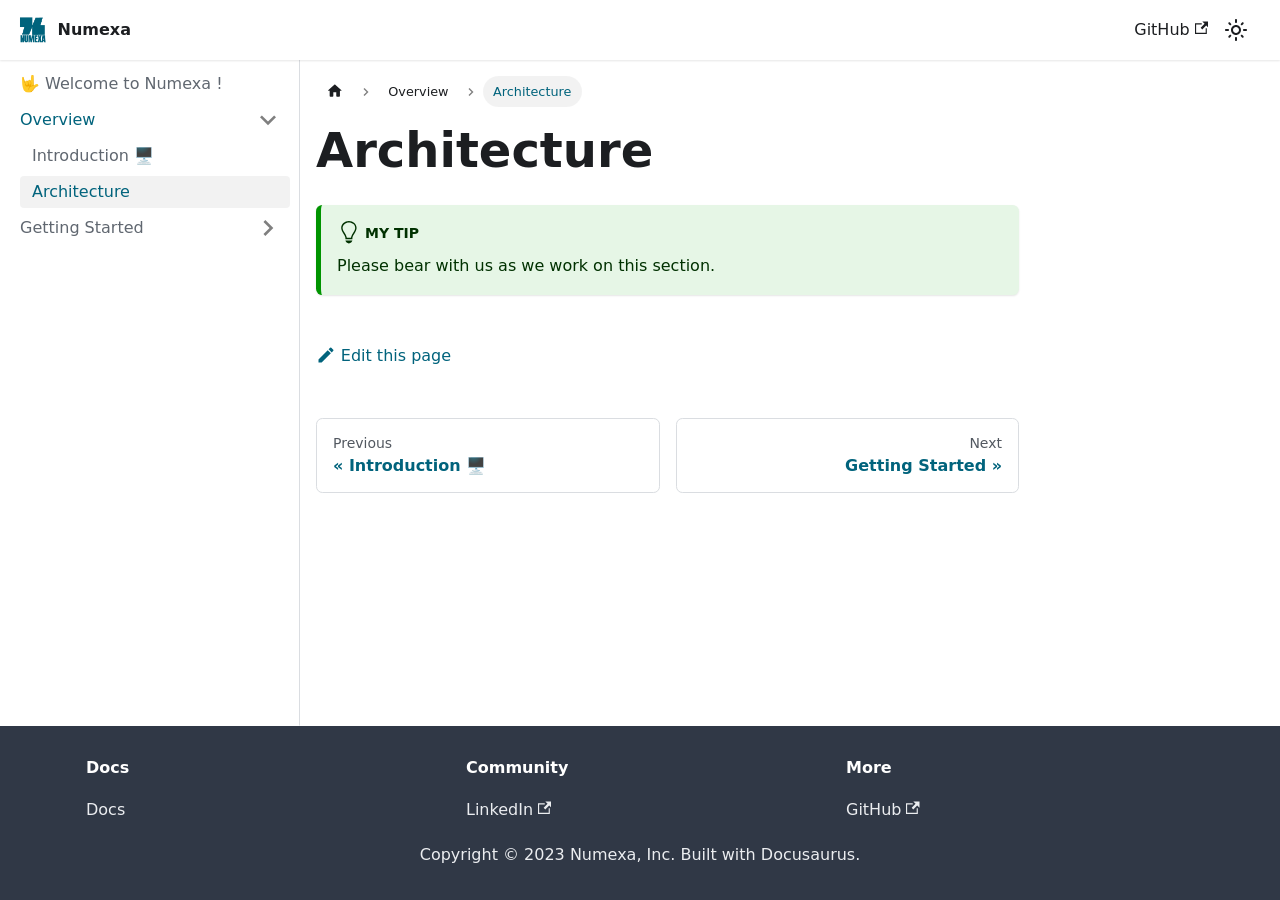
<file: docs/overview/architecture.html>
<!doctype html>
<html lang="en" dir="ltr" class="docs-wrapper docs-doc-page docs-version-current plugin-docs plugin-id-default docs-doc-id-overview/architecture">
<head>
<meta charset="UTF-8">
<meta name="generator" content="Docusaurus v2.4.1">
<title data-rh="true">Architecture | Numexa</title><meta data-rh="true" name="viewport" content="width=device-width,initial-scale=1"><meta data-rh="true" name="twitter:card" content="summary_large_image"><meta data-rh="true" property="og:image" content="https://numexahq.github.io/img/docusaurus-social-card.jpg"><meta data-rh="true" name="twitter:image" content="https://numexahq.github.io/img/docusaurus-social-card.jpg"><meta data-rh="true" property="og:url" content="https://numexahq.github.io/docs/overview/architecture"><meta data-rh="true" name="docusaurus_locale" content="en"><meta data-rh="true" name="docsearch:language" content="en"><meta data-rh="true" name="docusaurus_version" content="current"><meta data-rh="true" name="docusaurus_tag" content="docs-default-current"><meta data-rh="true" name="docsearch:version" content="current"><meta data-rh="true" name="docsearch:docusaurus_tag" content="docs-default-current"><meta data-rh="true" property="og:title" content="Architecture | Numexa"><meta data-rh="true" name="description" content="Please bear with us as we work on this section."><meta data-rh="true" property="og:description" content="Please bear with us as we work on this section."><link data-rh="true" rel="icon" href="/img/favicon.ico"><link data-rh="true" rel="canonical" href="https://numexahq.github.io/docs/overview/architecture"><link data-rh="true" rel="alternate" href="https://numexahq.github.io/docs/overview/architecture" hreflang="en"><link data-rh="true" rel="alternate" href="https://numexahq.github.io/docs/overview/architecture" hreflang="x-default"><link rel="stylesheet" href="/assets/css/styles.a97b8bc0.css">
<link rel="preload" href="/assets/js/runtime~main.e09b3614.js" as="script">
<link rel="preload" href="/assets/js/main.cc1cceea.js" as="script">
</head>
<body class="navigation-with-keyboard">
<script>!function(){function t(t){document.documentElement.setAttribute("data-theme",t)}var e=function(){var t=null;try{t=new URLSearchParams(window.location.search).get("docusaurus-theme")}catch(t){}return t}()||function(){var t=null;try{t=localStorage.getItem("theme")}catch(t){}return t}();t(null!==e?e:"light")}()</script><div id="__docusaurus">
<div role="region" aria-label="Skip to main content"><a class="skipToContent_fXgn" href="#__docusaurus_skipToContent_fallback">Skip to main content</a></div><nav aria-label="Main" class="navbar navbar--fixed-top"><div class="navbar__inner"><div class="navbar__items"><button aria-label="Toggle navigation bar" aria-expanded="false" class="navbar__toggle clean-btn" type="button"><svg width="30" height="30" viewBox="0 0 30 30" aria-hidden="true"><path stroke="currentColor" stroke-linecap="round" stroke-miterlimit="10" stroke-width="2" d="M4 7h22M4 15h22M4 23h22"></path></svg></button><a class="navbar__brand" href="/"><div class="navbar__logo"><img src="/img/nxa-logo-1-transparent-colored-lg.png" alt="My Site Logo" class="themedImage_ToTc themedImage--light_HNdA"><img src="/img/nxa-logo-1-transparent-colored-lg.png" alt="My Site Logo" class="themedImage_ToTc themedImage--dark_i4oU"></div><b class="navbar__title text--truncate">Numexa</b></a></div><div class="navbar__items navbar__items--right"><a href="https://github.com/NumexaHQ" target="_blank" rel="noopener noreferrer" class="navbar__item navbar__link">GitHub<svg width="13.5" height="13.5" aria-hidden="true" viewBox="0 0 24 24" class="iconExternalLink_nPIU"><path fill="currentColor" d="M21 13v10h-21v-19h12v2h-10v15h17v-8h2zm3-12h-10.988l4.035 4-6.977 7.07 2.828 2.828 6.977-7.07 4.125 4.172v-11z"></path></svg></a><div class="toggle_vylO colorModeToggle_DEke"><button class="clean-btn toggleButton_gllP toggleButtonDisabled_aARS" type="button" disabled="" title="Switch between dark and light mode (currently light mode)" aria-label="Switch between dark and light mode (currently light mode)" aria-live="polite"><svg viewBox="0 0 24 24" width="24" height="24" class="lightToggleIcon_pyhR"><path fill="currentColor" d="M12,9c1.65,0,3,1.35,3,3s-1.35,3-3,3s-3-1.35-3-3S10.35,9,12,9 M12,7c-2.76,0-5,2.24-5,5s2.24,5,5,5s5-2.24,5-5 S14.76,7,12,7L12,7z M2,13l2,0c0.55,0,1-0.45,1-1s-0.45-1-1-1l-2,0c-0.55,0-1,0.45-1,1S1.45,13,2,13z M20,13l2,0c0.55,0,1-0.45,1-1 s-0.45-1-1-1l-2,0c-0.55,0-1,0.45-1,1S19.45,13,20,13z M11,2v2c0,0.55,0.45,1,1,1s1-0.45,1-1V2c0-0.55-0.45-1-1-1S11,1.45,11,2z M11,20v2c0,0.55,0.45,1,1,1s1-0.45,1-1v-2c0-0.55-0.45-1-1-1C11.45,19,11,19.45,11,20z M5.99,4.58c-0.39-0.39-1.03-0.39-1.41,0 c-0.39,0.39-0.39,1.03,0,1.41l1.06,1.06c0.39,0.39,1.03,0.39,1.41,0s0.39-1.03,0-1.41L5.99,4.58z M18.36,16.95 c-0.39-0.39-1.03-0.39-1.41,0c-0.39,0.39-0.39,1.03,0,1.41l1.06,1.06c0.39,0.39,1.03,0.39,1.41,0c0.39-0.39,0.39-1.03,0-1.41 L18.36,16.95z M19.42,5.99c0.39-0.39,0.39-1.03,0-1.41c-0.39-0.39-1.03-0.39-1.41,0l-1.06,1.06c-0.39,0.39-0.39,1.03,0,1.41 s1.03,0.39,1.41,0L19.42,5.99z M7.05,18.36c0.39-0.39,0.39-1.03,0-1.41c-0.39-0.39-1.03-0.39-1.41,0l-1.06,1.06 c-0.39,0.39-0.39,1.03,0,1.41s1.03,0.39,1.41,0L7.05,18.36z"></path></svg><svg viewBox="0 0 24 24" width="24" height="24" class="darkToggleIcon_wfgR"><path fill="currentColor" d="M9.37,5.51C9.19,6.15,9.1,6.82,9.1,7.5c0,4.08,3.32,7.4,7.4,7.4c0.68,0,1.35-0.09,1.99-0.27C17.45,17.19,14.93,19,12,19 c-3.86,0-7-3.14-7-7C5,9.07,6.81,6.55,9.37,5.51z M12,3c-4.97,0-9,4.03-9,9s4.03,9,9,9s9-4.03,9-9c0-0.46-0.04-0.92-0.1-1.36 c-0.98,1.37-2.58,2.26-4.4,2.26c-2.98,0-5.4-2.42-5.4-5.4c0-1.81,0.89-3.42,2.26-4.4C12.92,3.04,12.46,3,12,3L12,3z"></path></svg></button></div><div class="searchBox_ZlJk"></div></div></div><div role="presentation" class="navbar-sidebar__backdrop"></div></nav><div id="__docusaurus_skipToContent_fallback" class="main-wrapper mainWrapper_z2l0 docsWrapper_BCFX"><button aria-label="Scroll back to top" class="clean-btn theme-back-to-top-button backToTopButton_sjWU" type="button"></button><div class="docPage__5DB"><aside class="theme-doc-sidebar-container docSidebarContainer_b6E3"><div class="sidebarViewport_Xe31"><div class="sidebar_njMd"><nav aria-label="Docs sidebar" class="menu thin-scrollbar menu_SIkG"><ul class="theme-doc-sidebar-menu menu__list"><li class="theme-doc-sidebar-item-link theme-doc-sidebar-item-link-level-1 menu__list-item"><a class="menu__link" href="/docs/intro">🤟 Welcome to Numexa !</a></li><li class="theme-doc-sidebar-item-category theme-doc-sidebar-item-category-level-1 menu__list-item"><div class="menu__list-item-collapsible"><a class="menu__link menu__link--sublist menu__link--active" aria-expanded="true" href="/docs/category/overview">Overview</a><button aria-label="Toggle the collapsible sidebar category &#x27;Overview&#x27;" type="button" class="clean-btn menu__caret"></button></div><ul style="display:block;overflow:visible;height:auto" class="menu__list"><li class="theme-doc-sidebar-item-link theme-doc-sidebar-item-link-level-2 menu__list-item"><a class="menu__link" tabindex="0" href="/docs/overview/introduction">Introduction 🖥️</a></li><li class="theme-doc-sidebar-item-link theme-doc-sidebar-item-link-level-2 menu__list-item"><a class="menu__link menu__link--active" aria-current="page" tabindex="0" href="/docs/overview/architecture">Architecture</a></li></ul></li><li class="theme-doc-sidebar-item-category theme-doc-sidebar-item-category-level-1 menu__list-item menu__list-item--collapsed"><div class="menu__list-item-collapsible"><a class="menu__link menu__link--sublist" aria-expanded="false" href="/docs/category/getting-started">Getting Started</a><button aria-label="Toggle the collapsible sidebar category &#x27;Getting Started&#x27;" type="button" class="clean-btn menu__caret"></button></div></li></ul></nav></div></div></aside><main class="docMainContainer_gTbr"><div class="container padding-top--md padding-bottom--lg"><div class="row"><div class="col docItemCol_VOVn"><div class="docItemContainer_Djhp"><article><nav class="theme-doc-breadcrumbs breadcrumbsContainer_Z_bl" aria-label="Breadcrumbs"><ul class="breadcrumbs" itemscope="" itemtype="https://schema.org/BreadcrumbList"><li class="breadcrumbs__item"><a aria-label="Home page" class="breadcrumbs__link" href="/"><svg viewBox="0 0 24 24" class="breadcrumbHomeIcon_YNFT"><path d="M10 19v-5h4v5c0 .55.45 1 1 1h3c.55 0 1-.45 1-1v-7h1.7c.46 0 .68-.57.33-.87L12.67 3.6c-.38-.34-.96-.34-1.34 0l-8.36 7.53c-.34.3-.13.87.33.87H5v7c0 .55.45 1 1 1h3c.55 0 1-.45 1-1z" fill="currentColor"></path></svg></a></li><li itemscope="" itemprop="itemListElement" itemtype="https://schema.org/ListItem" class="breadcrumbs__item"><a class="breadcrumbs__link" itemprop="item" href="/docs/category/overview"><span itemprop="name">Overview</span></a><meta itemprop="position" content="1"></li><li itemscope="" itemprop="itemListElement" itemtype="https://schema.org/ListItem" class="breadcrumbs__item breadcrumbs__item--active"><span class="breadcrumbs__link" itemprop="name">Architecture</span><meta itemprop="position" content="2"></li></ul></nav><div class="theme-doc-markdown markdown"><h1>Architecture</h1><div class="theme-admonition theme-admonition-tip alert alert--success admonition_LlT9"><div class="admonitionHeading_tbUL"><span class="admonitionIcon_kALy"><svg viewBox="0 0 12 16"><path fill-rule="evenodd" d="M6.5 0C3.48 0 1 2.19 1 5c0 .92.55 2.25 1 3 1.34 2.25 1.78 2.78 2 4v1h5v-1c.22-1.22.66-1.75 2-4 .45-.75 1-2.08 1-3 0-2.81-2.48-5-5.5-5zm3.64 7.48c-.25.44-.47.8-.67 1.11-.86 1.41-1.25 2.06-1.45 3.23-.02.05-.02.11-.02.17H5c0-.06 0-.13-.02-.17-.2-1.17-.59-1.83-1.45-3.23-.2-.31-.42-.67-.67-1.11C2.44 6.78 2 5.65 2 5c0-2.2 2.02-4 4.5-4 1.22 0 2.36.42 3.22 1.19C10.55 2.94 11 3.94 11 5c0 .66-.44 1.78-.86 2.48zM4 14h5c-.23 1.14-1.3 2-2.5 2s-2.27-.86-2.5-2z"></path></svg></span>My tip</div><div class="admonitionContent_S0QG"><p>Please bear with us as we work on this section.</p></div></div></div><footer class="theme-doc-footer docusaurus-mt-lg"><div class="theme-doc-footer-edit-meta-row row"><div class="col"><a href="https://github.com/facebook/docusaurus/tree/main/packages/create-docusaurus/templates/shared/docs/overview/architecture.md" target="_blank" rel="noreferrer noopener" class="theme-edit-this-page"><svg fill="currentColor" height="20" width="20" viewBox="0 0 40 40" class="iconEdit_Z9Sw" aria-hidden="true"><g><path d="m34.5 11.7l-3 3.1-6.3-6.3 3.1-3q0.5-0.5 1.2-0.5t1.1 0.5l3.9 3.9q0.5 0.4 0.5 1.1t-0.5 1.2z m-29.5 17.1l18.4-18.5 6.3 6.3-18.4 18.4h-6.3v-6.2z"></path></g></svg>Edit this page</a></div><div class="col lastUpdated_vwxv"></div></div></footer></article><nav class="pagination-nav docusaurus-mt-lg" aria-label="Docs pages"><a class="pagination-nav__link pagination-nav__link--prev" href="/docs/overview/introduction"><div class="pagination-nav__sublabel">Previous</div><div class="pagination-nav__label">Introduction 🖥️</div></a><a class="pagination-nav__link pagination-nav__link--next" href="/docs/category/getting-started"><div class="pagination-nav__sublabel">Next</div><div class="pagination-nav__label">Getting Started</div></a></nav></div></div></div></div></main></div></div><footer class="footer footer--dark"><div class="container container-fluid"><div class="row footer__links"><div class="col footer__col"><div class="footer__title">Docs</div><ul class="footer__items clean-list"><li class="footer__item"><a class="footer__link-item" href="/docs/intro">Docs</a></li></ul></div><div class="col footer__col"><div class="footer__title">Community</div><ul class="footer__items clean-list"><li class="footer__item"><a href="https://www.linkedin.com/company/numexahq" target="_blank" rel="noopener noreferrer" class="footer__link-item">LinkedIn<svg width="13.5" height="13.5" aria-hidden="true" viewBox="0 0 24 24" class="iconExternalLink_nPIU"><path fill="currentColor" d="M21 13v10h-21v-19h12v2h-10v15h17v-8h2zm3-12h-10.988l4.035 4-6.977 7.07 2.828 2.828 6.977-7.07 4.125 4.172v-11z"></path></svg></a></li></ul></div><div class="col footer__col"><div class="footer__title">More</div><ul class="footer__items clean-list"><li class="footer__item"><a href="https://github.com/NumexaHQ" target="_blank" rel="noopener noreferrer" class="footer__link-item">GitHub<svg width="13.5" height="13.5" aria-hidden="true" viewBox="0 0 24 24" class="iconExternalLink_nPIU"><path fill="currentColor" d="M21 13v10h-21v-19h12v2h-10v15h17v-8h2zm3-12h-10.988l4.035 4-6.977 7.07 2.828 2.828 6.977-7.07 4.125 4.172v-11z"></path></svg></a></li></ul></div></div><div class="footer__bottom text--center"><div class="footer__copyright">Copyright © 2023 Numexa, Inc. Built with Docusaurus.</div></div></div></footer></div>
<script src="/assets/js/runtime~main.e09b3614.js"></script>
<script src="/assets/js/main.cc1cceea.js"></script>
</body>
</html>
</file>
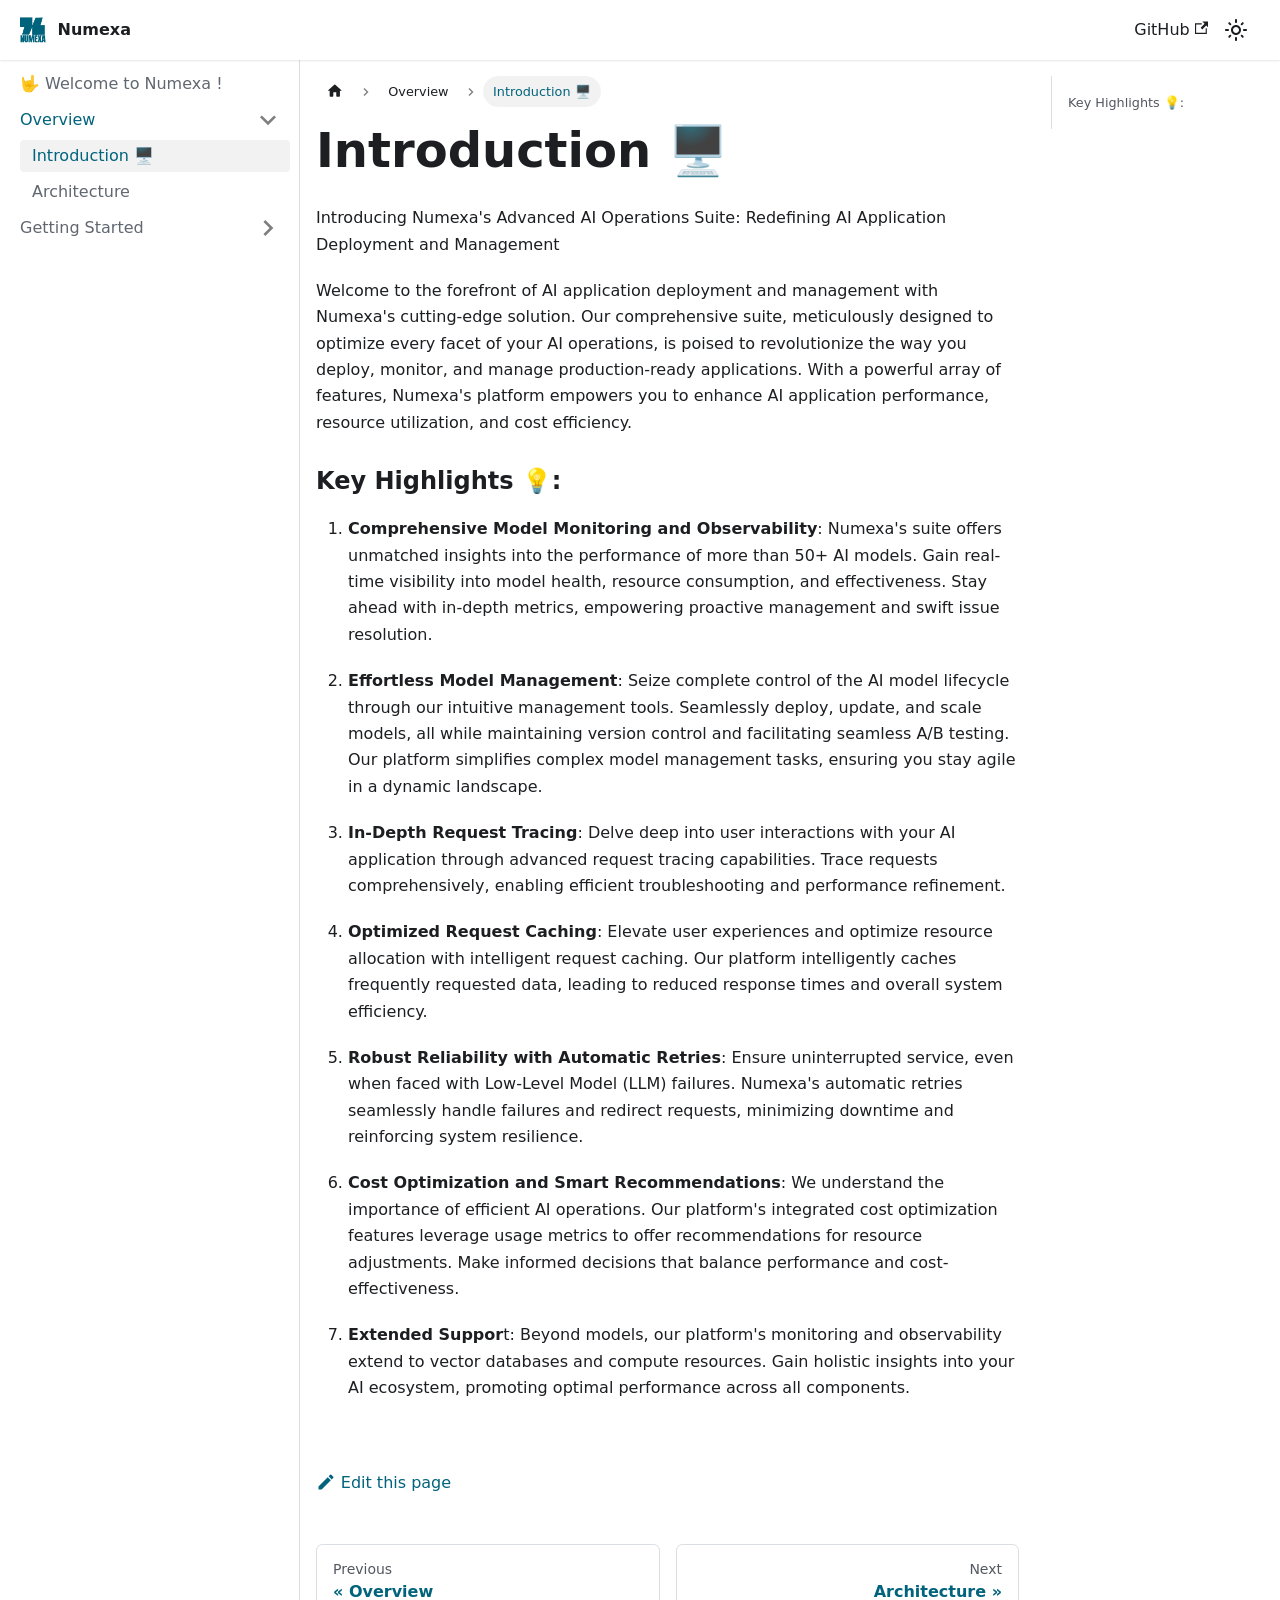
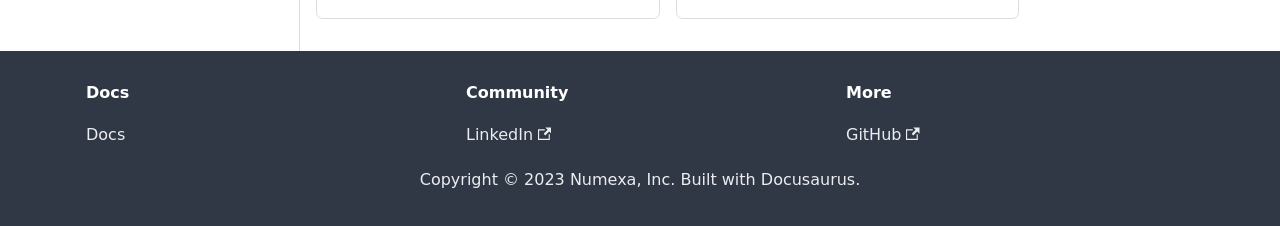
<file: docs/overview/introduction.html>
<!doctype html>
<html lang="en" dir="ltr" class="docs-wrapper docs-doc-page docs-version-current plugin-docs plugin-id-default docs-doc-id-overview/introduction">
<head>
<meta charset="UTF-8">
<meta name="generator" content="Docusaurus v2.4.1">
<title data-rh="true">Introduction 🖥️ | Numexa</title><meta data-rh="true" name="viewport" content="width=device-width,initial-scale=1"><meta data-rh="true" name="twitter:card" content="summary_large_image"><meta data-rh="true" property="og:image" content="https://numexahq.github.io/img/docusaurus-social-card.jpg"><meta data-rh="true" name="twitter:image" content="https://numexahq.github.io/img/docusaurus-social-card.jpg"><meta data-rh="true" property="og:url" content="https://numexahq.github.io/docs/overview/introduction"><meta data-rh="true" name="docusaurus_locale" content="en"><meta data-rh="true" name="docsearch:language" content="en"><meta data-rh="true" name="docusaurus_version" content="current"><meta data-rh="true" name="docusaurus_tag" content="docs-default-current"><meta data-rh="true" name="docsearch:version" content="current"><meta data-rh="true" name="docsearch:docusaurus_tag" content="docs-default-current"><meta data-rh="true" property="og:title" content="Introduction 🖥️ | Numexa"><meta data-rh="true" name="description" content="Introducing Numexa&#x27;s Advanced AI Operations Suite: Redefining AI Application Deployment and Management"><meta data-rh="true" property="og:description" content="Introducing Numexa&#x27;s Advanced AI Operations Suite: Redefining AI Application Deployment and Management"><link data-rh="true" rel="icon" href="/img/favicon.ico"><link data-rh="true" rel="canonical" href="https://numexahq.github.io/docs/overview/introduction"><link data-rh="true" rel="alternate" href="https://numexahq.github.io/docs/overview/introduction" hreflang="en"><link data-rh="true" rel="alternate" href="https://numexahq.github.io/docs/overview/introduction" hreflang="x-default"><link rel="stylesheet" href="/assets/css/styles.a97b8bc0.css">
<link rel="preload" href="/assets/js/runtime~main.e09b3614.js" as="script">
<link rel="preload" href="/assets/js/main.cc1cceea.js" as="script">
</head>
<body class="navigation-with-keyboard">
<script>!function(){function t(t){document.documentElement.setAttribute("data-theme",t)}var e=function(){var t=null;try{t=new URLSearchParams(window.location.search).get("docusaurus-theme")}catch(t){}return t}()||function(){var t=null;try{t=localStorage.getItem("theme")}catch(t){}return t}();t(null!==e?e:"light")}()</script><div id="__docusaurus">
<div role="region" aria-label="Skip to main content"><a class="skipToContent_fXgn" href="#__docusaurus_skipToContent_fallback">Skip to main content</a></div><nav aria-label="Main" class="navbar navbar--fixed-top"><div class="navbar__inner"><div class="navbar__items"><button aria-label="Toggle navigation bar" aria-expanded="false" class="navbar__toggle clean-btn" type="button"><svg width="30" height="30" viewBox="0 0 30 30" aria-hidden="true"><path stroke="currentColor" stroke-linecap="round" stroke-miterlimit="10" stroke-width="2" d="M4 7h22M4 15h22M4 23h22"></path></svg></button><a class="navbar__brand" href="/"><div class="navbar__logo"><img src="/img/nxa-logo-1-transparent-colored-lg.png" alt="My Site Logo" class="themedImage_ToTc themedImage--light_HNdA"><img src="/img/nxa-logo-1-transparent-colored-lg.png" alt="My Site Logo" class="themedImage_ToTc themedImage--dark_i4oU"></div><b class="navbar__title text--truncate">Numexa</b></a></div><div class="navbar__items navbar__items--right"><a href="https://github.com/NumexaHQ" target="_blank" rel="noopener noreferrer" class="navbar__item navbar__link">GitHub<svg width="13.5" height="13.5" aria-hidden="true" viewBox="0 0 24 24" class="iconExternalLink_nPIU"><path fill="currentColor" d="M21 13v10h-21v-19h12v2h-10v15h17v-8h2zm3-12h-10.988l4.035 4-6.977 7.07 2.828 2.828 6.977-7.07 4.125 4.172v-11z"></path></svg></a><div class="toggle_vylO colorModeToggle_DEke"><button class="clean-btn toggleButton_gllP toggleButtonDisabled_aARS" type="button" disabled="" title="Switch between dark and light mode (currently light mode)" aria-label="Switch between dark and light mode (currently light mode)" aria-live="polite"><svg viewBox="0 0 24 24" width="24" height="24" class="lightToggleIcon_pyhR"><path fill="currentColor" d="M12,9c1.65,0,3,1.35,3,3s-1.35,3-3,3s-3-1.35-3-3S10.35,9,12,9 M12,7c-2.76,0-5,2.24-5,5s2.24,5,5,5s5-2.24,5-5 S14.76,7,12,7L12,7z M2,13l2,0c0.55,0,1-0.45,1-1s-0.45-1-1-1l-2,0c-0.55,0-1,0.45-1,1S1.45,13,2,13z M20,13l2,0c0.55,0,1-0.45,1-1 s-0.45-1-1-1l-2,0c-0.55,0-1,0.45-1,1S19.45,13,20,13z M11,2v2c0,0.55,0.45,1,1,1s1-0.45,1-1V2c0-0.55-0.45-1-1-1S11,1.45,11,2z M11,20v2c0,0.55,0.45,1,1,1s1-0.45,1-1v-2c0-0.55-0.45-1-1-1C11.45,19,11,19.45,11,20z M5.99,4.58c-0.39-0.39-1.03-0.39-1.41,0 c-0.39,0.39-0.39,1.03,0,1.41l1.06,1.06c0.39,0.39,1.03,0.39,1.41,0s0.39-1.03,0-1.41L5.99,4.58z M18.36,16.95 c-0.39-0.39-1.03-0.39-1.41,0c-0.39,0.39-0.39,1.03,0,1.41l1.06,1.06c0.39,0.39,1.03,0.39,1.41,0c0.39-0.39,0.39-1.03,0-1.41 L18.36,16.95z M19.42,5.99c0.39-0.39,0.39-1.03,0-1.41c-0.39-0.39-1.03-0.39-1.41,0l-1.06,1.06c-0.39,0.39-0.39,1.03,0,1.41 s1.03,0.39,1.41,0L19.42,5.99z M7.05,18.36c0.39-0.39,0.39-1.03,0-1.41c-0.39-0.39-1.03-0.39-1.41,0l-1.06,1.06 c-0.39,0.39-0.39,1.03,0,1.41s1.03,0.39,1.41,0L7.05,18.36z"></path></svg><svg viewBox="0 0 24 24" width="24" height="24" class="darkToggleIcon_wfgR"><path fill="currentColor" d="M9.37,5.51C9.19,6.15,9.1,6.82,9.1,7.5c0,4.08,3.32,7.4,7.4,7.4c0.68,0,1.35-0.09,1.99-0.27C17.45,17.19,14.93,19,12,19 c-3.86,0-7-3.14-7-7C5,9.07,6.81,6.55,9.37,5.51z M12,3c-4.97,0-9,4.03-9,9s4.03,9,9,9s9-4.03,9-9c0-0.46-0.04-0.92-0.1-1.36 c-0.98,1.37-2.58,2.26-4.4,2.26c-2.98,0-5.4-2.42-5.4-5.4c0-1.81,0.89-3.42,2.26-4.4C12.92,3.04,12.46,3,12,3L12,3z"></path></svg></button></div><div class="searchBox_ZlJk"></div></div></div><div role="presentation" class="navbar-sidebar__backdrop"></div></nav><div id="__docusaurus_skipToContent_fallback" class="main-wrapper mainWrapper_z2l0 docsWrapper_BCFX"><button aria-label="Scroll back to top" class="clean-btn theme-back-to-top-button backToTopButton_sjWU" type="button"></button><div class="docPage__5DB"><aside class="theme-doc-sidebar-container docSidebarContainer_b6E3"><div class="sidebarViewport_Xe31"><div class="sidebar_njMd"><nav aria-label="Docs sidebar" class="menu thin-scrollbar menu_SIkG"><ul class="theme-doc-sidebar-menu menu__list"><li class="theme-doc-sidebar-item-link theme-doc-sidebar-item-link-level-1 menu__list-item"><a class="menu__link" href="/docs/intro">🤟 Welcome to Numexa !</a></li><li class="theme-doc-sidebar-item-category theme-doc-sidebar-item-category-level-1 menu__list-item"><div class="menu__list-item-collapsible"><a class="menu__link menu__link--sublist menu__link--active" aria-expanded="true" href="/docs/category/overview">Overview</a><button aria-label="Toggle the collapsible sidebar category &#x27;Overview&#x27;" type="button" class="clean-btn menu__caret"></button></div><ul style="display:block;overflow:visible;height:auto" class="menu__list"><li class="theme-doc-sidebar-item-link theme-doc-sidebar-item-link-level-2 menu__list-item"><a class="menu__link menu__link--active" aria-current="page" tabindex="0" href="/docs/overview/introduction">Introduction 🖥️</a></li><li class="theme-doc-sidebar-item-link theme-doc-sidebar-item-link-level-2 menu__list-item"><a class="menu__link" tabindex="0" href="/docs/overview/architecture">Architecture</a></li></ul></li><li class="theme-doc-sidebar-item-category theme-doc-sidebar-item-category-level-1 menu__list-item menu__list-item--collapsed"><div class="menu__list-item-collapsible"><a class="menu__link menu__link--sublist" aria-expanded="false" href="/docs/category/getting-started">Getting Started</a><button aria-label="Toggle the collapsible sidebar category &#x27;Getting Started&#x27;" type="button" class="clean-btn menu__caret"></button></div></li></ul></nav></div></div></aside><main class="docMainContainer_gTbr"><div class="container padding-top--md padding-bottom--lg"><div class="row"><div class="col docItemCol_VOVn"><div class="docItemContainer_Djhp"><article><nav class="theme-doc-breadcrumbs breadcrumbsContainer_Z_bl" aria-label="Breadcrumbs"><ul class="breadcrumbs" itemscope="" itemtype="https://schema.org/BreadcrumbList"><li class="breadcrumbs__item"><a aria-label="Home page" class="breadcrumbs__link" href="/"><svg viewBox="0 0 24 24" class="breadcrumbHomeIcon_YNFT"><path d="M10 19v-5h4v5c0 .55.45 1 1 1h3c.55 0 1-.45 1-1v-7h1.7c.46 0 .68-.57.33-.87L12.67 3.6c-.38-.34-.96-.34-1.34 0l-8.36 7.53c-.34.3-.13.87.33.87H5v7c0 .55.45 1 1 1h3c.55 0 1-.45 1-1z" fill="currentColor"></path></svg></a></li><li itemscope="" itemprop="itemListElement" itemtype="https://schema.org/ListItem" class="breadcrumbs__item"><a class="breadcrumbs__link" itemprop="item" href="/docs/category/overview"><span itemprop="name">Overview</span></a><meta itemprop="position" content="1"></li><li itemscope="" itemprop="itemListElement" itemtype="https://schema.org/ListItem" class="breadcrumbs__item breadcrumbs__item--active"><span class="breadcrumbs__link" itemprop="name">Introduction 🖥️</span><meta itemprop="position" content="2"></li></ul></nav><div class="tocCollapsible_ETCw theme-doc-toc-mobile tocMobile_ITEo"><button type="button" class="clean-btn tocCollapsibleButton_TO0P">On this page</button></div><div class="theme-doc-markdown markdown"><h1>Introduction 🖥️</h1><p>Introducing Numexa&#x27;s Advanced AI Operations Suite: Redefining AI Application Deployment and Management</p><p>Welcome to the forefront of AI application deployment and management with Numexa&#x27;s cutting-edge solution. Our comprehensive suite, meticulously designed to optimize every facet of your AI operations, is poised to revolutionize the way you deploy, monitor, and manage production-ready applications. With a powerful array of features, Numexa&#x27;s platform empowers you to enhance AI application performance, resource utilization, and cost efficiency.</p><h3 class="anchor anchorWithStickyNavbar_LWe7" id="key-highlights-">Key Highlights 💡:<a href="#key-highlights-" class="hash-link" aria-label="Direct link to Key Highlights 💡:" title="Direct link to Key Highlights 💡:">​</a></h3><ol><li><p><strong>Comprehensive Model Monitoring and Observability</strong>: Numexa&#x27;s suite offers unmatched insights into the performance of more than 50+ AI models. Gain real-time visibility into model health, resource consumption, and effectiveness. Stay ahead with in-depth metrics, empowering proactive management and swift issue resolution.</p></li><li><p><strong>Effortless Model Management</strong>: Seize complete control of the AI model lifecycle through our intuitive management tools. Seamlessly deploy, update, and scale models, all while maintaining version control and facilitating seamless A/B testing. Our platform simplifies complex model management tasks, ensuring you stay agile in a dynamic landscape.</p></li><li><p><strong>In-Depth Request Tracing</strong>: Delve deep into user interactions with your AI application through advanced request tracing capabilities. Trace requests comprehensively, enabling efficient troubleshooting and performance refinement.</p></li><li><p><strong>Optimized Request Caching</strong>: Elevate user experiences and optimize resource allocation with intelligent request caching. Our platform intelligently caches frequently requested data, leading to reduced response times and overall system efficiency.</p></li><li><p><strong>Robust Reliability with Automatic Retries</strong>: Ensure uninterrupted service, even when faced with Low-Level Model (LLM) failures. Numexa&#x27;s automatic retries seamlessly handle failures and redirect requests, minimizing downtime and reinforcing system resilience.</p></li><li><p><strong>Cost Optimization and Smart Recommendations</strong>: We understand the importance of efficient AI operations. Our platform&#x27;s integrated cost optimization features leverage usage metrics to offer recommendations for resource adjustments. Make informed decisions that balance performance and cost-effectiveness.</p></li><li><p><strong>Extended Suppor</strong>t: Beyond models, our platform&#x27;s monitoring and observability extend to vector databases and compute resources. Gain holistic insights into your AI ecosystem, promoting optimal performance across all components.</p></li></ol></div><footer class="theme-doc-footer docusaurus-mt-lg"><div class="theme-doc-footer-edit-meta-row row"><div class="col"><a href="https://github.com/facebook/docusaurus/tree/main/packages/create-docusaurus/templates/shared/docs/overview/introduction.md" target="_blank" rel="noreferrer noopener" class="theme-edit-this-page"><svg fill="currentColor" height="20" width="20" viewBox="0 0 40 40" class="iconEdit_Z9Sw" aria-hidden="true"><g><path d="m34.5 11.7l-3 3.1-6.3-6.3 3.1-3q0.5-0.5 1.2-0.5t1.1 0.5l3.9 3.9q0.5 0.4 0.5 1.1t-0.5 1.2z m-29.5 17.1l18.4-18.5 6.3 6.3-18.4 18.4h-6.3v-6.2z"></path></g></svg>Edit this page</a></div><div class="col lastUpdated_vwxv"></div></div></footer></article><nav class="pagination-nav docusaurus-mt-lg" aria-label="Docs pages"><a class="pagination-nav__link pagination-nav__link--prev" href="/docs/category/overview"><div class="pagination-nav__sublabel">Previous</div><div class="pagination-nav__label">Overview</div></a><a class="pagination-nav__link pagination-nav__link--next" href="/docs/overview/architecture"><div class="pagination-nav__sublabel">Next</div><div class="pagination-nav__label">Architecture</div></a></nav></div></div><div class="col col--3"><div class="tableOfContents_bqdL thin-scrollbar theme-doc-toc-desktop"><ul class="table-of-contents table-of-contents__left-border"><li><a href="#key-highlights-" class="table-of-contents__link toc-highlight">Key Highlights 💡:</a></li></ul></div></div></div></div></main></div></div><footer class="footer footer--dark"><div class="container container-fluid"><div class="row footer__links"><div class="col footer__col"><div class="footer__title">Docs</div><ul class="footer__items clean-list"><li class="footer__item"><a class="footer__link-item" href="/docs/intro">Docs</a></li></ul></div><div class="col footer__col"><div class="footer__title">Community</div><ul class="footer__items clean-list"><li class="footer__item"><a href="https://www.linkedin.com/company/numexahq" target="_blank" rel="noopener noreferrer" class="footer__link-item">LinkedIn<svg width="13.5" height="13.5" aria-hidden="true" viewBox="0 0 24 24" class="iconExternalLink_nPIU"><path fill="currentColor" d="M21 13v10h-21v-19h12v2h-10v15h17v-8h2zm3-12h-10.988l4.035 4-6.977 7.07 2.828 2.828 6.977-7.07 4.125 4.172v-11z"></path></svg></a></li></ul></div><div class="col footer__col"><div class="footer__title">More</div><ul class="footer__items clean-list"><li class="footer__item"><a href="https://github.com/NumexaHQ" target="_blank" rel="noopener noreferrer" class="footer__link-item">GitHub<svg width="13.5" height="13.5" aria-hidden="true" viewBox="0 0 24 24" class="iconExternalLink_nPIU"><path fill="currentColor" d="M21 13v10h-21v-19h12v2h-10v15h17v-8h2zm3-12h-10.988l4.035 4-6.977 7.07 2.828 2.828 6.977-7.07 4.125 4.172v-11z"></path></svg></a></li></ul></div></div><div class="footer__bottom text--center"><div class="footer__copyright">Copyright © 2023 Numexa, Inc. Built with Docusaurus.</div></div></div></footer></div>
<script src="/assets/js/runtime~main.e09b3614.js"></script>
<script src="/assets/js/main.cc1cceea.js"></script>
</body>
</html>
</file>
<file: assets/css/styles.a97b8bc0.css>
.col,.container{padding:0 var(--ifm-spacing-horizontal);width:100%}.markdown>h2,.markdown>h3,.markdown>h4,.markdown>h5,.markdown>h6{margin-bottom:calc(var(--ifm-heading-vertical-rhythm-bottom)*var(--ifm-leading))}.markdown li,body{word-wrap:break-word}body,ol ol,ol ul,ul ol,ul ul{margin:0}pre,table{overflow:auto}blockquote,pre{margin:0 0 var(--ifm-spacing-vertical)}.breadcrumbs__link,.button{transition-timing-function:var(--ifm-transition-timing-default)}.button,code{vertical-align:middle}.button--outline.button--active,.button--outline:active,.button--outline:hover,:root{--ifm-button-color:var(--ifm-font-color-base-inverse)}.menu__link:hover,a{transition:color var(--ifm-transition-fast) var(--ifm-transition-timing-default)}.navbar--dark,:root{--ifm-navbar-link-hover-color:var(--ifm-color-primary)}.menu,.navbar-sidebar{overflow-x:hidden}:root,html[data-theme=dark]{--ifm-color-emphasis-500:var(--ifm-color-gray-500)}.toggleButton_gllP,html{-webkit-tap-highlight-color:transparent}.clean-list,.containsTaskList_mC6p,.details_lb9f>summary,.dropdown__menu,.menu__list{list-style:none}:root{--ifm-color-scheme:light;--ifm-dark-value:10%;--ifm-darker-value:15%;--ifm-darkest-value:30%;--ifm-light-value:15%;--ifm-lighter-value:30%;--ifm-lightest-value:50%;--ifm-contrast-background-value:90%;--ifm-contrast-foreground-value:70%;--ifm-contrast-background-dark-value:70%;--ifm-contrast-foreground-dark-value:90%;--ifm-color-primary:#3578e5;--ifm-color-secondary:#ebedf0;--ifm-color-success:#00a400;--ifm-color-info:#54c7ec;--ifm-color-warning:#ffba00;--ifm-color-danger:#fa383e;--ifm-color-primary-dark:#306cce;--ifm-color-primary-darker:#2d66c3;--ifm-color-primary-darkest:#2554a0;--ifm-color-primary-light:#538ce9;--ifm-color-primary-lighter:#72a1ed;--ifm-color-primary-lightest:#9abcf2;--ifm-color-primary-contrast-background:#ebf2fc;--ifm-color-primary-contrast-foreground:#102445;--ifm-color-secondary-dark:#d4d5d8;--ifm-color-secondary-darker:#c8c9cc;--ifm-color-secondary-darkest:#a4a6a8;--ifm-color-secondary-light:#eef0f2;--ifm-color-secondary-lighter:#f1f2f5;--ifm-color-secondary-lightest:#f5f6f8;--ifm-color-secondary-contrast-background:#fdfdfe;--ifm-color-secondary-contrast-foreground:#474748;--ifm-color-success-dark:#009400;--ifm-color-success-darker:#008b00;--ifm-color-success-darkest:#007300;--ifm-color-success-light:#26b226;--ifm-color-success-lighter:#4dbf4d;--ifm-color-success-lightest:#80d280;--ifm-color-success-contrast-background:#e6f6e6;--ifm-color-success-contrast-foreground:#003100;--ifm-color-info-dark:#4cb3d4;--ifm-color-info-darker:#47a9c9;--ifm-color-info-darkest:#3b8ba5;--ifm-color-info-light:#6ecfef;--ifm-color-info-lighter:#87d8f2;--ifm-color-info-lightest:#aae3f6;--ifm-color-info-contrast-background:#eef9fd;--ifm-color-info-contrast-foreground:#193c47;--ifm-color-warning-dark:#e6a700;--ifm-color-warning-darker:#d99e00;--ifm-color-warning-darkest:#b38200;--ifm-color-warning-light:#ffc426;--ifm-color-warning-lighter:#ffcf4d;--ifm-color-warning-lightest:#ffdd80;--ifm-color-warning-contrast-background:#fff8e6;--ifm-color-warning-contrast-foreground:#4d3800;--ifm-color-danger-dark:#e13238;--ifm-color-danger-darker:#d53035;--ifm-color-danger-darkest:#af272b;--ifm-color-danger-light:#fb565b;--ifm-color-danger-lighter:#fb7478;--ifm-color-danger-lightest:#fd9c9f;--ifm-color-danger-contrast-background:#ffebec;--ifm-color-danger-contrast-foreground:#4b1113;--ifm-color-white:#fff;--ifm-color-black:#000;--ifm-color-gray-0:var(--ifm-color-white);--ifm-color-gray-100:#f5f6f7;--ifm-color-gray-200:#ebedf0;--ifm-color-gray-300:#dadde1;--ifm-color-gray-400:#ccd0d5;--ifm-color-gray-500:#bec3c9;--ifm-color-gray-600:#8d949e;--ifm-color-gray-700:#606770;--ifm-color-gray-800:#444950;--ifm-color-gray-900:#1c1e21;--ifm-color-gray-1000:var(--ifm-color-black);--ifm-color-emphasis-0:var(--ifm-color-gray-0);--ifm-color-emphasis-100:var(--ifm-color-gray-100);--ifm-color-emphasis-200:var(--ifm-color-gray-200);--ifm-color-emphasis-300:var(--ifm-color-gray-300);--ifm-color-emphasis-400:var(--ifm-color-gray-400);--ifm-color-emphasis-600:var(--ifm-color-gray-600);--ifm-color-emphasis-700:var(--ifm-color-gray-700);--ifm-color-emphasis-800:var(--ifm-color-gray-800);--ifm-color-emphasis-900:var(--ifm-color-gray-900);--ifm-color-emphasis-1000:var(--ifm-color-gray-1000);--ifm-color-content:var(--ifm-color-emphasis-900);--ifm-color-content-inverse:var(--ifm-color-emphasis-0);--ifm-color-content-secondary:#525860;--ifm-background-color:#0000;--ifm-background-surface-color:var(--ifm-color-content-inverse);--ifm-global-border-width:1px;--ifm-global-radius:0.4rem;--ifm-hover-overlay:#0000000d;--ifm-font-color-base:var(--ifm-color-content);--ifm-font-color-base-inverse:var(--ifm-color-content-inverse);--ifm-font-color-secondary:var(--ifm-color-content-secondary);--ifm-font-family-base:system-ui,-apple-system,Segoe UI,Roboto,Ubuntu,Cantarell,Noto Sans,sans-serif,BlinkMacSystemFont,"Segoe UI",Helvetica,Arial,sans-serif,"Apple Color Emoji","Segoe UI Emoji","Segoe UI Symbol";--ifm-font-family-monospace:SFMono-Regular,Menlo,Monaco,Consolas,"Liberation Mono","Courier New",monospace;--ifm-font-size-base:100%;--ifm-font-weight-light:300;--ifm-font-weight-normal:400;--ifm-font-weight-semibold:500;--ifm-font-weight-bold:700;--ifm-font-weight-base:var(--ifm-font-weight-normal);--ifm-line-height-base:1.65;--ifm-global-spacing:1rem;--ifm-spacing-vertical:var(--ifm-global-spacing);--ifm-spacing-horizontal:var(--ifm-global-spacing);--ifm-transition-fast:200ms;--ifm-transition-slow:400ms;--ifm-transition-timing-default:cubic-bezier(0.08,0.52,0.52,1);--ifm-global-shadow-lw:0 1px 2px 0 #0000001a;--ifm-global-shadow-md:0 5px 40px #0003;--ifm-global-shadow-tl:0 12px 28px 0 #0003,0 2px 4px 0 #0000001a;--ifm-z-index-dropdown:100;--ifm-z-index-fixed:200;--ifm-z-index-overlay:400;--ifm-container-width:1140px;--ifm-container-width-xl:1320px;--ifm-code-background:#f6f7f8;--ifm-code-border-radius:var(--ifm-global-radius);--ifm-code-font-size:90%;--ifm-code-padding-horizontal:0.1rem;--ifm-code-padding-vertical:0.1rem;--ifm-pre-background:var(--ifm-code-background);--ifm-pre-border-radius:var(--ifm-code-border-radius);--ifm-pre-color:inherit;--ifm-pre-line-height:1.45;--ifm-pre-padding:1rem;--ifm-heading-color:inherit;--ifm-heading-margin-top:0;--ifm-heading-margin-bottom:var(--ifm-spacing-vertical);--ifm-heading-font-family:var(--ifm-font-family-base);--ifm-heading-font-weight:var(--ifm-font-weight-bold);--ifm-heading-line-height:1.25;--ifm-h1-font-size:2rem;--ifm-h2-font-size:1.5rem;--ifm-h3-font-size:1.25rem;--ifm-h4-font-size:1rem;--ifm-h5-font-size:0.875rem;--ifm-h6-font-size:0.85rem;--ifm-image-alignment-padding:1.25rem;--ifm-leading-desktop:1.25;--ifm-leading:calc(var(--ifm-leading-desktop)*1rem);--ifm-list-left-padding:2rem;--ifm-list-margin:1rem;--ifm-list-item-margin:0.25rem;--ifm-list-paragraph-margin:1rem;--ifm-table-cell-padding:0.75rem;--ifm-table-background:#0000;--ifm-table-stripe-background:#00000008;--ifm-table-border-width:1px;--ifm-table-border-color:var(--ifm-color-emphasis-300);--ifm-table-head-background:inherit;--ifm-table-head-color:inherit;--ifm-table-head-font-weight:var(--ifm-font-weight-bold);--ifm-table-cell-color:inherit;--ifm-link-color:var(--ifm-color-primary);--ifm-link-decoration:none;--ifm-link-hover-color:var(--ifm-link-color);--ifm-link-hover-decoration:underline;--ifm-paragraph-margin-bottom:var(--ifm-leading);--ifm-blockquote-font-size:var(--ifm-font-size-base);--ifm-blockquote-border-left-width:2px;--ifm-blockquote-padding-horizontal:var(--ifm-spacing-horizontal);--ifm-blockquote-padding-vertical:0;--ifm-blockquote-shadow:none;--ifm-blockquote-color:var(--ifm-color-emphasis-800);--ifm-blockquote-border-color:var(--ifm-color-emphasis-300);--ifm-hr-background-color:var(--ifm-color-emphasis-500);--ifm-hr-height:1px;--ifm-hr-margin-vertical:1.5rem;--ifm-scrollbar-size:7px;--ifm-scrollbar-track-background-color:#f1f1f1;--ifm-scrollbar-thumb-background-color:silver;--ifm-scrollbar-thumb-hover-background-color:#a7a7a7;--ifm-alert-background-color:inherit;--ifm-alert-border-color:inherit;--ifm-alert-border-radius:var(--ifm-global-radius);--ifm-alert-border-width:0px;--ifm-alert-border-left-width:5px;--ifm-alert-color:var(--ifm-font-color-base);--ifm-alert-padding-horizontal:var(--ifm-spacing-horizontal);--ifm-alert-padding-vertical:var(--ifm-spacing-vertical);--ifm-alert-shadow:var(--ifm-global-shadow-lw);--ifm-avatar-intro-margin:1rem;--ifm-avatar-intro-alignment:inherit;--ifm-avatar-photo-size:3rem;--ifm-badge-background-color:inherit;--ifm-badge-border-color:inherit;--ifm-badge-border-radius:var(--ifm-global-radius);--ifm-badge-border-width:var(--ifm-global-border-width);--ifm-badge-color:var(--ifm-color-white);--ifm-badge-padding-horizontal:calc(var(--ifm-spacing-horizontal)*0.5);--ifm-badge-padding-vertical:calc(var(--ifm-spacing-vertical)*0.25);--ifm-breadcrumb-border-radius:1.5rem;--ifm-breadcrumb-spacing:0.5rem;--ifm-breadcrumb-color-active:var(--ifm-color-primary);--ifm-breadcrumb-item-background-active:var(--ifm-hover-overlay);--ifm-breadcrumb-padding-horizontal:0.8rem;--ifm-breadcrumb-padding-vertical:0.4rem;--ifm-breadcrumb-size-multiplier:1;--ifm-breadcrumb-separator:url('data:image/svg+xml;utf8,<svg xmlns="http://www.w3.org/2000/svg" x="0px" y="0px" viewBox="0 0 256 256"><g><g><polygon points="79.093,0 48.907,30.187 146.72,128 48.907,225.813 79.093,256 207.093,128"/></g></g><g></g><g></g><g></g><g></g><g></g><g></g><g></g><g></g><g></g><g></g><g></g><g></g><g></g><g></g><g></g></svg>');--ifm-breadcrumb-separator-filter:none;--ifm-breadcrumb-separator-size:0.5rem;--ifm-breadcrumb-separator-size-multiplier:1.25;--ifm-button-background-color:inherit;--ifm-button-border-color:var(--ifm-button-background-color);--ifm-button-border-width:var(--ifm-global-border-width);--ifm-button-font-weight:var(--ifm-font-weight-bold);--ifm-button-padding-horizontal:1.5rem;--ifm-button-padding-vertical:0.375rem;--ifm-button-size-multiplier:1;--ifm-button-transition-duration:var(--ifm-transition-fast);--ifm-button-border-radius:calc(var(--ifm-global-radius)*var(--ifm-button-size-multiplier));--ifm-button-group-spacing:2px;--ifm-card-background-color:var(--ifm-background-surface-color);--ifm-card-border-radius:calc(var(--ifm-global-radius)*2);--ifm-card-horizontal-spacing:var(--ifm-global-spacing);--ifm-card-vertical-spacing:var(--ifm-global-spacing);--ifm-toc-border-color:var(--ifm-color-emphasis-300);--ifm-toc-link-color:var(--ifm-color-content-secondary);--ifm-toc-padding-vertical:0.5rem;--ifm-toc-padding-horizontal:0.5rem;--ifm-dropdown-background-color:var(--ifm-background-surface-color);--ifm-dropdown-font-weight:var(--ifm-font-weight-semibold);--ifm-dropdown-link-color:var(--ifm-font-color-base);--ifm-dropdown-hover-background-color:var(--ifm-hover-overlay);--ifm-footer-background-color:var(--ifm-color-emphasis-100);--ifm-footer-color:inherit;--ifm-footer-link-color:var(--ifm-color-emphasis-700);--ifm-footer-link-hover-color:var(--ifm-color-primary);--ifm-footer-link-horizontal-spacing:0.5rem;--ifm-footer-padding-horizontal:calc(var(--ifm-spacing-horizontal)*2);--ifm-footer-padding-vertical:calc(var(--ifm-spacing-vertical)*2);--ifm-footer-title-color:inherit;--ifm-footer-logo-max-width:min(30rem,90vw);--ifm-hero-background-color:var(--ifm-background-surface-color);--ifm-hero-text-color:var(--ifm-color-emphasis-800);--ifm-menu-color:var(--ifm-color-emphasis-700);--ifm-menu-color-active:var(--ifm-color-primary);--ifm-menu-color-background-active:var(--ifm-hover-overlay);--ifm-menu-color-background-hover:var(--ifm-hover-overlay);--ifm-menu-link-padding-horizontal:0.75rem;--ifm-menu-link-padding-vertical:0.375rem;--ifm-menu-link-sublist-icon:url('data:image/svg+xml;utf8,<svg xmlns="http://www.w3.org/2000/svg" width="16px" height="16px" viewBox="0 0 24 24"><path fill="rgba(0,0,0,0.5)" d="M7.41 15.41L12 10.83l4.59 4.58L18 14l-6-6-6 6z"></path></svg>');--ifm-menu-link-sublist-icon-filter:none;--ifm-navbar-background-color:var(--ifm-background-surface-color);--ifm-navbar-height:3.75rem;--ifm-navbar-item-padding-horizontal:0.75rem;--ifm-navbar-item-padding-vertical:0.25rem;--ifm-navbar-link-color:var(--ifm-font-color-base);--ifm-navbar-link-active-color:var(--ifm-link-color);--ifm-navbar-padding-horizontal:var(--ifm-spacing-horizontal);--ifm-navbar-padding-vertical:calc(var(--ifm-spacing-vertical)*0.5);--ifm-navbar-shadow:var(--ifm-global-shadow-lw);--ifm-navbar-search-input-background-color:var(--ifm-color-emphasis-200);--ifm-navbar-search-input-color:var(--ifm-color-emphasis-800);--ifm-navbar-search-input-placeholder-color:var(--ifm-color-emphasis-500);--ifm-navbar-search-input-icon:url('data:image/svg+xml;utf8,<svg fill="currentColor" xmlns="http://www.w3.org/2000/svg" viewBox="0 0 16 16" height="16px" width="16px"><path d="M6.02945,10.20327a4.17382,4.17382,0,1,1,4.17382-4.17382A4.15609,4.15609,0,0,1,6.02945,10.20327Zm9.69195,4.2199L10.8989,9.59979A5.88021,5.88021,0,0,0,12.058,6.02856,6.00467,6.00467,0,1,0,9.59979,10.8989l4.82338,4.82338a.89729.89729,0,0,0,1.29912,0,.89749.89749,0,0,0-.00087-1.29909Z" /></svg>');--ifm-navbar-sidebar-width:83vw;--ifm-pagination-border-radius:var(--ifm-global-radius);--ifm-pagination-color-active:var(--ifm-color-primary);--ifm-pagination-font-size:1rem;--ifm-pagination-item-active-background:var(--ifm-hover-overlay);--ifm-pagination-page-spacing:0.2em;--ifm-pagination-padding-horizontal:calc(var(--ifm-spacing-horizontal)*1);--ifm-pagination-padding-vertical:calc(var(--ifm-spacing-vertical)*0.25);--ifm-pagination-nav-border-radius:var(--ifm-global-radius);--ifm-pagination-nav-color-hover:var(--ifm-color-primary);--ifm-pills-color-active:var(--ifm-color-primary);--ifm-pills-color-background-active:var(--ifm-hover-overlay);--ifm-pills-spacing:0.125rem;--ifm-tabs-color:var(--ifm-font-color-secondary);--ifm-tabs-color-active:var(--ifm-color-primary);--ifm-tabs-color-active-border:var(--ifm-tabs-color-active);--ifm-tabs-padding-horizontal:1rem;--ifm-tabs-padding-vertical:1rem;--docusaurus-progress-bar-color:var(--ifm-color-primary);--ifm-color-primary:#01637c;--ifm-color-primary-dark:#015970;--ifm-color-primary-darker:#015469;--ifm-color-primary-darkest:#014557;--ifm-color-primary-light:#016d88;--ifm-color-primary-lighter:#01728f;--ifm-color-primary-lightest:#0181a1;--docusaurus-highlighted-code-line-bg:#0000001a;--docusaurus-announcement-bar-height:auto;--docusaurus-tag-list-border:var(--ifm-color-emphasis-300);--docusaurus-collapse-button-bg:#0000;--docusaurus-collapse-button-bg-hover:#0000001a;--doc-sidebar-width:300px;--doc-sidebar-hidden-width:30px}.badge--danger,.badge--info,.badge--primary,.badge--secondary,.badge--success,.badge--warning{--ifm-badge-border-color:var(--ifm-badge-background-color)}.button--link,.button--outline{--ifm-button-background-color:#0000}*{box-sizing:border-box}html{-webkit-font-smoothing:antialiased;-webkit-text-size-adjust:100%;text-size-adjust:100%;background-color:var(--ifm-background-color);color:var(--ifm-font-color-base);color-scheme:var(--ifm-color-scheme);font:var(--ifm-font-size-base)/var(--ifm-line-height-base) var(--ifm-font-family-base);text-rendering:optimizelegibility}iframe{border:0;color-scheme:auto}.container{margin:0 auto;max-width:var(--ifm-container-width)}.container--fluid{max-width:inherit}.row{display:flex;flex-wrap:wrap;margin:0 calc(var(--ifm-spacing-horizontal)*-1)}.list_eTzJ article:last-child,.margin-bottom--none,.margin-vert--none,.markdown>:last-child{margin-bottom:0!important}.margin-top--none,.margin-vert--none,.tabItem_LNqP{margin-top:0!important}.row--no-gutters{margin-left:0;margin-right:0}.margin-horiz--none,.margin-right--none{margin-right:0!important}.row--no-gutters>.col{padding-left:0;padding-right:0}.row--align-top{align-items:flex-start}.row--align-bottom{align-items:flex-end}.menuExternalLink_NmtK,.row--align-center{align-items:center}.row--align-stretch{align-items:stretch}.row--align-baseline{align-items:baseline}.col{--ifm-col-width:100%;flex:1 0;margin-left:0;max-width:var(--ifm-col-width)}.padding-bottom--none,.padding-vert--none{padding-bottom:0!important}.padding-top--none,.padding-vert--none{padding-top:0!important}.padding-horiz--none,.padding-left--none{padding-left:0!important}.padding-horiz--none,.padding-right--none{padding-right:0!important}.col[class*=col--]{flex:0 0 var(--ifm-col-width)}.col--1{--ifm-col-width:8.33333%}.col--offset-1{margin-left:8.33333%}.col--2{--ifm-col-width:16.66667%}.col--offset-2{margin-left:16.66667%}.col--3{--ifm-col-width:25%}.col--offset-3{margin-left:25%}.col--4{--ifm-col-width:33.33333%}.col--offset-4{margin-left:33.33333%}.col--5{--ifm-col-width:41.66667%}.col--offset-5{margin-left:41.66667%}.col--6{--ifm-col-width:50%}.col--offset-6{margin-left:50%}.col--7{--ifm-col-width:58.33333%}.col--offset-7{margin-left:58.33333%}.col--8{--ifm-col-width:66.66667%}.col--offset-8{margin-left:66.66667%}.col--9{--ifm-col-width:75%}.col--offset-9{margin-left:75%}.col--10{--ifm-col-width:83.33333%}.col--offset-10{margin-left:83.33333%}.col--11{--ifm-col-width:91.66667%}.col--offset-11{margin-left:91.66667%}.col--12{--ifm-col-width:100%}.col--offset-12{margin-left:100%}.margin-horiz--none,.margin-left--none{margin-left:0!important}.margin--none{margin:0!important}.margin-bottom--xs,.margin-vert--xs{margin-bottom:.25rem!important}.margin-top--xs,.margin-vert--xs{margin-top:.25rem!important}.margin-horiz--xs,.margin-left--xs{margin-left:.25rem!important}.margin-horiz--xs,.margin-right--xs{margin-right:.25rem!important}.margin--xs{margin:.25rem!important}.margin-bottom--sm,.margin-vert--sm{margin-bottom:.5rem!important}.margin-top--sm,.margin-vert--sm{margin-top:.5rem!important}.margin-horiz--sm,.margin-left--sm{margin-left:.5rem!important}.margin-horiz--sm,.margin-right--sm{margin-right:.5rem!important}.margin--sm{margin:.5rem!important}.margin-bottom--md,.margin-vert--md{margin-bottom:1rem!important}.margin-top--md,.margin-vert--md{margin-top:1rem!important}.margin-horiz--md,.margin-left--md{margin-left:1rem!important}.margin-horiz--md,.margin-right--md{margin-right:1rem!important}.margin--md{margin:1rem!important}.margin-bottom--lg,.margin-vert--lg{margin-bottom:2rem!important}.margin-top--lg,.margin-vert--lg{margin-top:2rem!important}.margin-horiz--lg,.margin-left--lg{margin-left:2rem!important}.margin-horiz--lg,.margin-right--lg{margin-right:2rem!important}.margin--lg{margin:2rem!important}.margin-bottom--xl,.margin-vert--xl{margin-bottom:5rem!important}.margin-top--xl,.margin-vert--xl{margin-top:5rem!important}.margin-horiz--xl,.margin-left--xl{margin-left:5rem!important}.margin-horiz--xl,.margin-right--xl{margin-right:5rem!important}.margin--xl{margin:5rem!important}.padding--none{padding:0!important}.padding-bottom--xs,.padding-vert--xs{padding-bottom:.25rem!important}.padding-top--xs,.padding-vert--xs{padding-top:.25rem!important}.padding-horiz--xs,.padding-left--xs{padding-left:.25rem!important}.padding-horiz--xs,.padding-right--xs{padding-right:.25rem!important}.padding--xs{padding:.25rem!important}.padding-bottom--sm,.padding-vert--sm{padding-bottom:.5rem!important}.padding-top--sm,.padding-vert--sm{padding-top:.5rem!important}.padding-horiz--sm,.padding-left--sm{padding-left:.5rem!important}.padding-horiz--sm,.padding-right--sm{padding-right:.5rem!important}.padding--sm{padding:.5rem!important}.padding-bottom--md,.padding-vert--md{padding-bottom:1rem!important}.padding-top--md,.padding-vert--md{padding-top:1rem!important}.padding-horiz--md,.padding-left--md{padding-left:1rem!important}.padding-horiz--md,.padding-right--md{padding-right:1rem!important}.padding--md{padding:1rem!important}.padding-bottom--lg,.padding-vert--lg{padding-bottom:2rem!important}.padding-top--lg,.padding-vert--lg{padding-top:2rem!important}.padding-horiz--lg,.padding-left--lg{padding-left:2rem!important}.padding-horiz--lg,.padding-right--lg{padding-right:2rem!important}.padding--lg{padding:2rem!important}.padding-bottom--xl,.padding-vert--xl{padding-bottom:5rem!important}.padding-top--xl,.padding-vert--xl{padding-top:5rem!important}.padding-horiz--xl,.padding-left--xl{padding-left:5rem!important}.padding-horiz--xl,.padding-right--xl{padding-right:5rem!important}.padding--xl{padding:5rem!important}code{background-color:var(--ifm-code-background);border:.1rem solid #0000001a;border-radius:var(--ifm-code-border-radius);font-family:var(--ifm-font-family-monospace);font-size:var(--ifm-code-font-size);padding:var(--ifm-code-padding-vertical) var(--ifm-code-padding-horizontal)}a code{color:inherit}pre{background-color:var(--ifm-pre-background);border-radius:var(--ifm-pre-border-radius);color:var(--ifm-pre-color);font:var(--ifm-code-font-size)/var(--ifm-pre-line-height) var(--ifm-font-family-monospace);padding:var(--ifm-pre-padding)}pre code{background-color:initial;border:none;font-size:100%;line-height:inherit;padding:0}kbd{background-color:var(--ifm-color-emphasis-0);border:1px solid var(--ifm-color-emphasis-400);border-radius:.2rem;box-shadow:inset 0 -1px 0 var(--ifm-color-emphasis-400);color:var(--ifm-color-emphasis-800);font:80% var(--ifm-font-family-monospace);padding:.15rem .3rem}h1,h2,h3,h4,h5,h6{color:var(--ifm-heading-color);font-family:var(--ifm-heading-font-family);font-weight:var(--ifm-heading-font-weight);line-height:var(--ifm-heading-line-height);margin:var(--ifm-heading-margin-top) 0 var(--ifm-heading-margin-bottom) 0}h1{font-size:var(--ifm-h1-font-size)}h2{font-size:var(--ifm-h2-font-size)}h3{font-size:var(--ifm-h3-font-size)}h4{font-size:var(--ifm-h4-font-size)}h5{font-size:var(--ifm-h5-font-size)}h6{font-size:var(--ifm-h6-font-size)}img{max-width:100%}img[align=right]{padding-left:var(--image-alignment-padding)}img[align=left]{padding-right:var(--image-alignment-padding)}.markdown{--ifm-h1-vertical-rhythm-top:3;--ifm-h2-vertical-rhythm-top:2;--ifm-h3-vertical-rhythm-top:1.5;--ifm-heading-vertical-rhythm-top:1.25;--ifm-h1-vertical-rhythm-bottom:1.25;--ifm-heading-vertical-rhythm-bottom:1}.markdown:after,.markdown:before{content:"";display:table}.markdown:after{clear:both}.markdown h1:first-child{--ifm-h1-font-size:3rem;margin-bottom:calc(var(--ifm-h1-vertical-rhythm-bottom)*var(--ifm-leading))}.markdown>h2{--ifm-h2-font-size:2rem;margin-top:calc(var(--ifm-h2-vertical-rhythm-top)*var(--ifm-leading))}.markdown>h3{--ifm-h3-font-size:1.5rem;margin-top:calc(var(--ifm-h3-vertical-rhythm-top)*var(--ifm-leading))}.markdown>h4,.markdown>h5,.markdown>h6{margin-top:calc(var(--ifm-heading-vertical-rhythm-top)*var(--ifm-leading))}.markdown>p,.markdown>pre,.markdown>ul,.tabList__CuJ{margin-bottom:var(--ifm-leading)}.markdown li>p{margin-top:var(--ifm-list-paragraph-margin)}.markdown li+li{margin-top:var(--ifm-list-item-margin)}ol,ul{margin:0 0 var(--ifm-list-margin);padding-left:var(--ifm-list-left-padding)}ol ol,ul ol{list-style-type:lower-roman}ol ol ol,ol ul ol,ul ol ol,ul ul ol{list-style-type:lower-alpha}table{border-collapse:collapse;display:block;margin-bottom:var(--ifm-spacing-vertical)}table thead tr{border-bottom:2px solid var(--ifm-table-border-color)}table thead,table tr:nth-child(2n){background-color:var(--ifm-table-stripe-background)}table tr{background-color:var(--ifm-table-background);border-top:var(--ifm-table-border-width) solid var(--ifm-table-border-color)}table td,table th{border:var(--ifm-table-border-width) solid var(--ifm-table-border-color);padding:var(--ifm-table-cell-padding)}table th{background-color:var(--ifm-table-head-background);color:var(--ifm-table-head-color);font-weight:var(--ifm-table-head-font-weight)}table td{color:var(--ifm-table-cell-color)}strong{font-weight:var(--ifm-font-weight-bold)}a{color:var(--ifm-link-color);text-decoration:var(--ifm-link-decoration)}a:hover{color:var(--ifm-link-hover-color);text-decoration:var(--ifm-link-hover-decoration)}.button:hover,.text--no-decoration,.text--no-decoration:hover,a:not([href]){text-decoration:none}p{margin:0 0 var(--ifm-paragraph-margin-bottom)}blockquote{border-left:var(--ifm-blockquote-border-left-width) solid var(--ifm-blockquote-border-color);box-shadow:var(--ifm-blockquote-shadow);color:var(--ifm-blockquote-color);font-size:var(--ifm-blockquote-font-size);padding:var(--ifm-blockquote-padding-vertical) var(--ifm-blockquote-padding-horizontal)}blockquote>:first-child{margin-top:0}blockquote>:last-child{margin-bottom:0}hr{background-color:var(--ifm-hr-background-color);border:0;height:var(--ifm-hr-height);margin:var(--ifm-hr-margin-vertical) 0}.shadow--lw{box-shadow:var(--ifm-global-shadow-lw)!important}.shadow--md{box-shadow:var(--ifm-global-shadow-md)!important}.shadow--tl{box-shadow:var(--ifm-global-shadow-tl)!important}.text--primary,.wordWrapButtonEnabled_EoeP .wordWrapButtonIcon_Bwma{color:var(--ifm-color-primary)}.text--secondary{color:var(--ifm-color-secondary)}.text--success{color:var(--ifm-color-success)}.text--info{color:var(--ifm-color-info)}.text--warning{color:var(--ifm-color-warning)}.text--danger{color:var(--ifm-color-danger)}.text--center{text-align:center}.text--left{text-align:left}.text--justify{text-align:justify}.text--right{text-align:right}.text--capitalize{text-transform:capitalize}.text--lowercase{text-transform:lowercase}.admonitionHeading_tbUL,.alert__heading,.text--uppercase{text-transform:uppercase}.text--light{font-weight:var(--ifm-font-weight-light)}.text--normal{font-weight:var(--ifm-font-weight-normal)}.text--semibold{font-weight:var(--ifm-font-weight-semibold)}.text--bold{font-weight:var(--ifm-font-weight-bold)}.text--italic{font-style:italic}.text--truncate{overflow:hidden;text-overflow:ellipsis;white-space:nowrap}.text--break{word-wrap:break-word!important;word-break:break-word!important}.clean-btn{background:none;border:none;color:inherit;cursor:pointer;font-family:inherit;padding:0}.alert,.alert .close{color:var(--ifm-alert-foreground-color)}.clean-list{padding-left:0}.alert--primary{--ifm-alert-background-color:var(--ifm-color-primary-contrast-background);--ifm-alert-background-color-highlight:#3578e526;--ifm-alert-foreground-color:var(--ifm-color-primary-contrast-foreground);--ifm-alert-border-color:var(--ifm-color-primary-dark)}.alert--secondary{--ifm-alert-background-color:var(--ifm-color-secondary-contrast-background);--ifm-alert-background-color-highlight:#ebedf026;--ifm-alert-foreground-color:var(--ifm-color-secondary-contrast-foreground);--ifm-alert-border-color:var(--ifm-color-secondary-dark)}.alert--success{--ifm-alert-background-color:var(--ifm-color-success-contrast-background);--ifm-alert-background-color-highlight:#00a40026;--ifm-alert-foreground-color:var(--ifm-color-success-contrast-foreground);--ifm-alert-border-color:var(--ifm-color-success-dark)}.alert--info{--ifm-alert-background-color:var(--ifm-color-info-contrast-background);--ifm-alert-background-color-highlight:#54c7ec26;--ifm-alert-foreground-color:var(--ifm-color-info-contrast-foreground);--ifm-alert-border-color:var(--ifm-color-info-dark)}.alert--warning{--ifm-alert-background-color:var(--ifm-color-warning-contrast-background);--ifm-alert-background-color-highlight:#ffba0026;--ifm-alert-foreground-color:var(--ifm-color-warning-contrast-foreground);--ifm-alert-border-color:var(--ifm-color-warning-dark)}.alert--danger{--ifm-alert-background-color:var(--ifm-color-danger-contrast-background);--ifm-alert-background-color-highlight:#fa383e26;--ifm-alert-foreground-color:var(--ifm-color-danger-contrast-foreground);--ifm-alert-border-color:var(--ifm-color-danger-dark)}.alert{--ifm-code-background:var(--ifm-alert-background-color-highlight);--ifm-link-color:var(--ifm-alert-foreground-color);--ifm-link-hover-color:var(--ifm-alert-foreground-color);--ifm-link-decoration:underline;--ifm-tabs-color:var(--ifm-alert-foreground-color);--ifm-tabs-color-active:var(--ifm-alert-foreground-color);--ifm-tabs-color-active-border:var(--ifm-alert-border-color);background-color:var(--ifm-alert-background-color);border:var(--ifm-alert-border-width) solid var(--ifm-alert-border-color);border-left-width:var(--ifm-alert-border-left-width);border-radius:var(--ifm-alert-border-radius);box-shadow:var(--ifm-alert-shadow);padding:var(--ifm-alert-padding-vertical) var(--ifm-alert-padding-horizontal)}.alert__heading{align-items:center;display:flex;font:700 var(--ifm-h5-font-size)/var(--ifm-heading-line-height) var(--ifm-heading-font-family);margin-bottom:.5rem}.alert__icon{display:inline-flex;margin-right:.4em}.alert__icon svg{fill:var(--ifm-alert-foreground-color);stroke:var(--ifm-alert-foreground-color);stroke-width:0}.alert .close{margin:calc(var(--ifm-alert-padding-vertical)*-1) calc(var(--ifm-alert-padding-horizontal)*-1) 0 0;opacity:.75}.alert .close:focus,.alert .close:hover{opacity:1}.alert a{text-decoration-color:var(--ifm-alert-border-color)}.alert a:hover{text-decoration-thickness:2px}.avatar{column-gap:var(--ifm-avatar-intro-margin);display:flex}.avatar__photo{border-radius:50%;display:block;height:var(--ifm-avatar-photo-size);overflow:hidden;width:var(--ifm-avatar-photo-size)}.card--full-height,.navbar__logo img,body,html{height:100%}.avatar__photo--sm{--ifm-avatar-photo-size:2rem}.avatar__photo--lg{--ifm-avatar-photo-size:4rem}.avatar__photo--xl{--ifm-avatar-photo-size:6rem}.avatar__intro{display:flex;flex:1 1;flex-direction:column;justify-content:center;text-align:var(--ifm-avatar-intro-alignment)}.badge,.breadcrumbs__item,.breadcrumbs__link,.button,.dropdown>.navbar__link:after{display:inline-block}.avatar__name{font:700 var(--ifm-h4-font-size)/var(--ifm-heading-line-height) var(--ifm-font-family-base)}.avatar__subtitle{margin-top:.25rem}.avatar--vertical{--ifm-avatar-intro-alignment:center;--ifm-avatar-intro-margin:0.5rem;align-items:center;flex-direction:column}.badge{background-color:var(--ifm-badge-background-color);border:var(--ifm-badge-border-width) solid var(--ifm-badge-border-color);border-radius:var(--ifm-badge-border-radius);color:var(--ifm-badge-color);font-size:75%;font-weight:var(--ifm-font-weight-bold);line-height:1;padding:var(--ifm-badge-padding-vertical) var(--ifm-badge-padding-horizontal)}.badge--primary{--ifm-badge-background-color:var(--ifm-color-primary)}.badge--secondary{--ifm-badge-background-color:var(--ifm-color-secondary);color:var(--ifm-color-black)}.breadcrumbs__link,.button.button--secondary.button--outline:not(.button--active):not(:hover){color:var(--ifm-font-color-base)}.badge--success{--ifm-badge-background-color:var(--ifm-color-success)}.badge--info{--ifm-badge-background-color:var(--ifm-color-info)}.badge--warning{--ifm-badge-background-color:var(--ifm-color-warning)}.badge--danger{--ifm-badge-background-color:var(--ifm-color-danger)}.breadcrumbs{margin-bottom:0;padding-left:0}.breadcrumbs__item:not(:last-child):after{background:var(--ifm-breadcrumb-separator) center;content:" ";display:inline-block;filter:var(--ifm-breadcrumb-separator-filter);height:calc(var(--ifm-breadcrumb-separator-size)*var(--ifm-breadcrumb-size-multiplier)*var(--ifm-breadcrumb-separator-size-multiplier));margin:0 var(--ifm-breadcrumb-spacing);opacity:.5;width:calc(var(--ifm-breadcrumb-separator-size)*var(--ifm-breadcrumb-size-multiplier)*var(--ifm-breadcrumb-separator-size-multiplier))}.breadcrumbs__item--active .breadcrumbs__link{background:var(--ifm-breadcrumb-item-background-active);color:var(--ifm-breadcrumb-color-active)}.breadcrumbs__link{border-radius:var(--ifm-breadcrumb-border-radius);font-size:calc(1rem*var(--ifm-breadcrumb-size-multiplier));padding:calc(var(--ifm-breadcrumb-padding-vertical)*var(--ifm-breadcrumb-size-multiplier)) calc(var(--ifm-breadcrumb-padding-horizontal)*var(--ifm-breadcrumb-size-multiplier));transition-duration:var(--ifm-transition-fast);transition-property:background,color}.breadcrumbs__link:any-link:hover,.breadcrumbs__link:link:hover,.breadcrumbs__link:visited:hover,area[href].breadcrumbs__link:hover{background:var(--ifm-breadcrumb-item-background-active);text-decoration:none}.breadcrumbs--sm{--ifm-breadcrumb-size-multiplier:0.8}.breadcrumbs--lg{--ifm-breadcrumb-size-multiplier:1.2}.button{background-color:var(--ifm-button-background-color);border:var(--ifm-button-border-width) solid var(--ifm-button-border-color);border-radius:var(--ifm-button-border-radius);cursor:pointer;font-size:calc(.875rem*var(--ifm-button-size-multiplier));font-weight:var(--ifm-button-font-weight);line-height:1.5;padding:calc(var(--ifm-button-padding-vertical)*var(--ifm-button-size-multiplier)) calc(var(--ifm-button-padding-horizontal)*var(--ifm-button-size-multiplier));text-align:center;transition-duration:var(--ifm-button-transition-duration);transition-property:color,background,border-color;-webkit-user-select:none;user-select:none;white-space:nowrap}.button,.button:hover{color:var(--ifm-button-color)}.button--outline{--ifm-button-color:var(--ifm-button-border-color)}.button--outline:hover{--ifm-button-background-color:var(--ifm-button-border-color)}.button--link{--ifm-button-border-color:#0000;color:var(--ifm-link-color);text-decoration:var(--ifm-link-decoration)}.button--link.button--active,.button--link:active,.button--link:hover{color:var(--ifm-link-hover-color);text-decoration:var(--ifm-link-hover-decoration)}.button.disabled,.button:disabled,.button[disabled]{opacity:.65;pointer-events:none}.button--sm{--ifm-button-size-multiplier:0.8}.button--lg{--ifm-button-size-multiplier:1.35}.button--block{display:block;width:100%}.button.button--secondary{color:var(--ifm-color-gray-900)}:where(.button--primary){--ifm-button-background-color:var(--ifm-color-primary);--ifm-button-border-color:var(--ifm-color-primary)}:where(.button--primary):not(.button--outline):hover{--ifm-button-background-color:var(--ifm-color-primary-dark);--ifm-button-border-color:var(--ifm-color-primary-dark)}.button--primary.button--active,.button--primary:active{--ifm-button-background-color:var(--ifm-color-primary-darker);--ifm-button-border-color:var(--ifm-color-primary-darker)}:where(.button--secondary){--ifm-button-background-color:var(--ifm-color-secondary);--ifm-button-border-color:var(--ifm-color-secondary)}:where(.button--secondary):not(.button--outline):hover{--ifm-button-background-color:var(--ifm-color-secondary-dark);--ifm-button-border-color:var(--ifm-color-secondary-dark)}.button--secondary.button--active,.button--secondary:active{--ifm-button-background-color:var(--ifm-color-secondary-darker);--ifm-button-border-color:var(--ifm-color-secondary-darker)}:where(.button--success){--ifm-button-background-color:var(--ifm-color-success);--ifm-button-border-color:var(--ifm-color-success)}:where(.button--success):not(.button--outline):hover{--ifm-button-background-color:var(--ifm-color-success-dark);--ifm-button-border-color:var(--ifm-color-success-dark)}.button--success.button--active,.button--success:active{--ifm-button-background-color:var(--ifm-color-success-darker);--ifm-button-border-color:var(--ifm-color-success-darker)}:where(.button--info){--ifm-button-background-color:var(--ifm-color-info);--ifm-button-border-color:var(--ifm-color-info)}:where(.button--info):not(.button--outline):hover{--ifm-button-background-color:var(--ifm-color-info-dark);--ifm-button-border-color:var(--ifm-color-info-dark)}.button--info.button--active,.button--info:active{--ifm-button-background-color:var(--ifm-color-info-darker);--ifm-button-border-color:var(--ifm-color-info-darker)}:where(.button--warning){--ifm-button-background-color:var(--ifm-color-warning);--ifm-button-border-color:var(--ifm-color-warning)}:where(.button--warning):not(.button--outline):hover{--ifm-button-background-color:var(--ifm-color-warning-dark);--ifm-button-border-color:var(--ifm-color-warning-dark)}.button--warning.button--active,.button--warning:active{--ifm-button-background-color:var(--ifm-color-warning-darker);--ifm-button-border-color:var(--ifm-color-warning-darker)}:where(.button--danger){--ifm-button-background-color:var(--ifm-color-danger);--ifm-button-border-color:var(--ifm-color-danger)}:where(.button--danger):not(.button--outline):hover{--ifm-button-background-color:var(--ifm-color-danger-dark);--ifm-button-border-color:var(--ifm-color-danger-dark)}.button--danger.button--active,.button--danger:active{--ifm-button-background-color:var(--ifm-color-danger-darker);--ifm-button-border-color:var(--ifm-color-danger-darker)}.button-group{display:inline-flex;gap:var(--ifm-button-group-spacing)}.button-group>.button:not(:first-child){border-bottom-left-radius:0;border-top-left-radius:0}.button-group>.button:not(:last-child){border-bottom-right-radius:0;border-top-right-radius:0}.button-group--block{display:flex;justify-content:stretch}.button-group--block>.button{flex-grow:1}.card{background-color:var(--ifm-card-background-color);border-radius:var(--ifm-card-border-radius);box-shadow:var(--ifm-global-shadow-lw);display:flex;flex-direction:column;overflow:hidden}.card__image{padding-top:var(--ifm-card-vertical-spacing)}.card__image:first-child{padding-top:0}.card__body,.card__footer,.card__header{padding:var(--ifm-card-vertical-spacing) var(--ifm-card-horizontal-spacing)}.card__body:not(:last-child),.card__footer:not(:last-child),.card__header:not(:last-child){padding-bottom:0}.card__body>:last-child,.card__footer>:last-child,.card__header>:last-child{margin-bottom:0}.card__footer{margin-top:auto}.table-of-contents{font-size:.8rem;margin-bottom:0;padding:var(--ifm-toc-padding-vertical) 0}.table-of-contents,.table-of-contents ul{list-style:none;padding-left:var(--ifm-toc-padding-horizontal)}.table-of-contents li{margin:var(--ifm-toc-padding-vertical) var(--ifm-toc-padding-horizontal)}.table-of-contents__left-border{border-left:1px solid var(--ifm-toc-border-color)}.table-of-contents__link{color:var(--ifm-toc-link-color);display:block}.table-of-contents__link--active,.table-of-contents__link--active code,.table-of-contents__link:hover,.table-of-contents__link:hover code{color:var(--ifm-color-primary);text-decoration:none}.close{color:var(--ifm-color-black);float:right;font-size:1.5rem;font-weight:var(--ifm-font-weight-bold);line-height:1;opacity:.5;padding:1rem;transition:opacity var(--ifm-transition-fast) var(--ifm-transition-timing-default)}.close:hover{opacity:.7}.close:focus,.theme-code-block-highlighted-line .codeLineNumber_Tfdd:before{opacity:.8}.dropdown{display:inline-flex;font-weight:var(--ifm-dropdown-font-weight);position:relative;vertical-align:top}.dropdown--hoverable:hover .dropdown__menu,.dropdown--show .dropdown__menu{opacity:1;pointer-events:all;transform:translateY(-1px);visibility:visible}#nprogress,.dropdown__menu,.navbar__item.dropdown .navbar__link:not([href]){pointer-events:none}.dropdown--right .dropdown__menu{left:inherit;right:0}.dropdown--nocaret .navbar__link:after{content:none!important}.dropdown__menu{background-color:var(--ifm-dropdown-background-color);border-radius:var(--ifm-global-radius);box-shadow:var(--ifm-global-shadow-md);left:0;max-height:80vh;min-width:10rem;opacity:0;overflow-y:auto;padding:.5rem;position:absolute;top:calc(100% - var(--ifm-navbar-item-padding-vertical) + .3rem);transform:translateY(-.625rem);transition-duration:var(--ifm-transition-fast);transition-property:opacity,transform,visibility;transition-timing-function:var(--ifm-transition-timing-default);visibility:hidden;z-index:var(--ifm-z-index-dropdown)}.menu__caret,.menu__link,.menu__list-item-collapsible{border-radius:.25rem;transition:background var(--ifm-transition-fast) var(--ifm-transition-timing-default)}.dropdown__link{border-radius:.25rem;color:var(--ifm-dropdown-link-color);display:block;font-size:.875rem;margin-top:.2rem;padding:.25rem .5rem;white-space:nowrap}.dropdown__link--active,.dropdown__link:hover{background-color:var(--ifm-dropdown-hover-background-color);color:var(--ifm-dropdown-link-color);text-decoration:none}.dropdown__link--active,.dropdown__link--active:hover{--ifm-dropdown-link-color:var(--ifm-link-color)}.dropdown>.navbar__link:after{border-color:currentcolor #0000;border-style:solid;border-width:.4em .4em 0;content:"";margin-left:.3em;position:relative;top:2px;transform:translateY(-50%)}.footer{background-color:var(--ifm-footer-background-color);color:var(--ifm-footer-color);padding:var(--ifm-footer-padding-vertical) var(--ifm-footer-padding-horizontal)}.footer--dark{--ifm-footer-background-color:#303846;--ifm-footer-color:var(--ifm-footer-link-color);--ifm-footer-link-color:var(--ifm-color-secondary);--ifm-footer-title-color:var(--ifm-color-white)}.footer__links{margin-bottom:1rem}.footer__link-item{color:var(--ifm-footer-link-color);line-height:2}.footer__link-item:hover{color:var(--ifm-footer-link-hover-color)}.footer__link-separator{margin:0 var(--ifm-footer-link-horizontal-spacing)}.footer__logo{margin-top:1rem;max-width:var(--ifm-footer-logo-max-width)}.footer__title{color:var(--ifm-footer-title-color);font:700 var(--ifm-h4-font-size)/var(--ifm-heading-line-height) var(--ifm-font-family-base);margin-bottom:var(--ifm-heading-margin-bottom)}.menu,.navbar__link{font-weight:var(--ifm-font-weight-semibold)}.docItemContainer_Djhp article>:first-child,.docItemContainer_Djhp header+*,.footer__item{margin-top:0}.admonitionContent_S0QG>:last-child,.cardContainer_fWXF :last-child,.collapsibleContent_i85q>:last-child,.footer__items,.tabItem_Ymn6>:last-child{margin-bottom:0}.codeBlockStandalone_MEMb,[type=checkbox]{padding:0}.hero{align-items:center;background-color:var(--ifm-hero-background-color);color:var(--ifm-hero-text-color);display:flex;padding:4rem 2rem}.hero--primary{--ifm-hero-background-color:var(--ifm-color-primary);--ifm-hero-text-color:var(--ifm-font-color-base-inverse)}.hero--dark{--ifm-hero-background-color:#303846;--ifm-hero-text-color:var(--ifm-color-white)}.hero__title{font-size:3rem}.hero__subtitle{font-size:1.5rem}.menu__list{margin:0;padding-left:0}.menu__caret,.menu__link{padding:var(--ifm-menu-link-padding-vertical) var(--ifm-menu-link-padding-horizontal)}.menu__list .menu__list{flex:0 0 100%;margin-top:.25rem;padding-left:var(--ifm-menu-link-padding-horizontal)}.menu__list-item:not(:first-child){margin-top:.25rem}.menu__list-item--collapsed .menu__list{height:0;overflow:hidden}.details_lb9f[data-collapsed=false].isBrowser_bmU9>summary:before,.details_lb9f[open]:not(.isBrowser_bmU9)>summary:before,.menu__list-item--collapsed .menu__caret:before,.menu__list-item--collapsed .menu__link--sublist:after{transform:rotate(90deg)}.menu__list-item-collapsible{display:flex;flex-wrap:wrap;position:relative}.menu__caret:hover,.menu__link:hover,.menu__list-item-collapsible--active,.menu__list-item-collapsible:hover{background:var(--ifm-menu-color-background-hover)}.menu__list-item-collapsible .menu__link--active,.menu__list-item-collapsible .menu__link:hover{background:none!important}.menu__caret,.menu__link{align-items:center;display:flex}.menu__link{color:var(--ifm-menu-color);flex:1;line-height:1.25}.menu__link:hover{color:var(--ifm-menu-color);text-decoration:none}.menu__caret:before,.menu__link--sublist-caret:after{height:1.25rem;transform:rotate(180deg);transition:transform var(--ifm-transition-fast) linear;width:1.25rem;filter:var(--ifm-menu-link-sublist-icon-filter);content:""}.menu__link--sublist-caret:after{background:var(--ifm-menu-link-sublist-icon) 50%/2rem 2rem;margin-left:auto;min-width:1.25rem}.menu__link--active,.menu__link--active:hover{color:var(--ifm-menu-color-active)}.navbar__brand,.navbar__link{color:var(--ifm-navbar-link-color)}.menu__link--active:not(.menu__link--sublist){background-color:var(--ifm-menu-color-background-active)}.menu__caret:before{background:var(--ifm-menu-link-sublist-icon) 50%/2rem 2rem}.navbar--dark,html[data-theme=dark]{--ifm-menu-link-sublist-icon-filter:invert(100%) sepia(94%) saturate(17%) hue-rotate(223deg) brightness(104%) contrast(98%)}.navbar{background-color:var(--ifm-navbar-background-color);box-shadow:var(--ifm-navbar-shadow);height:var(--ifm-navbar-height);padding:var(--ifm-navbar-padding-vertical) var(--ifm-navbar-padding-horizontal)}.navbar,.navbar>.container,.navbar>.container-fluid{display:flex}.navbar--fixed-top{position:sticky;top:0;z-index:var(--ifm-z-index-fixed)}.navbar-sidebar,.navbar-sidebar__backdrop{bottom:0;opacity:0;position:fixed;transition-duration:var(--ifm-transition-fast);transition-timing-function:ease-in-out;left:0;top:0;visibility:hidden}.navbar__inner{display:flex;flex-wrap:wrap;justify-content:space-between;width:100%}.navbar__brand{align-items:center;display:flex;margin-right:1rem;min-width:0}.navbar__brand:hover{color:var(--ifm-navbar-link-hover-color);text-decoration:none}.announcementBarContent_xLdY,.navbar__title{flex:1 1 auto}.navbar__toggle{display:none;margin-right:.5rem}.navbar__logo{flex:0 0 auto;height:2rem;margin-right:.5rem}.navbar__items{align-items:center;display:flex;flex:1;min-width:0}.navbar__items--center{flex:0 0 auto}.navbar__items--center .navbar__brand{margin:0}.navbar__items--center+.navbar__items--right{flex:1}.navbar__items--right{flex:0 0 auto;justify-content:flex-end}.navbar__items--right>:last-child{padding-right:0}.navbar__item{display:inline-block;padding:var(--ifm-navbar-item-padding-vertical) var(--ifm-navbar-item-padding-horizontal)}.navbar__link--active,.navbar__link:hover{color:var(--ifm-navbar-link-hover-color);text-decoration:none}.navbar--dark,.navbar--primary{--ifm-menu-color:var(--ifm-color-gray-300);--ifm-navbar-link-color:var(--ifm-color-gray-100);--ifm-navbar-search-input-background-color:#ffffff1a;--ifm-navbar-search-input-placeholder-color:#ffffff80;color:var(--ifm-color-white)}.navbar--dark{--ifm-navbar-background-color:#242526;--ifm-menu-color-background-active:#ffffff0d;--ifm-navbar-search-input-color:var(--ifm-color-white)}.navbar--primary{--ifm-navbar-background-color:var(--ifm-color-primary);--ifm-navbar-link-hover-color:var(--ifm-color-white);--ifm-menu-color-active:var(--ifm-color-white);--ifm-navbar-search-input-color:var(--ifm-color-emphasis-500)}.navbar__search-input{-webkit-appearance:none;appearance:none;background:var(--ifm-navbar-search-input-background-color) var(--ifm-navbar-search-input-icon) no-repeat .75rem center/1rem 1rem;border:none;border-radius:2rem;color:var(--ifm-navbar-search-input-color);cursor:text;display:inline-block;font-size:.9rem;height:2rem;padding:0 .5rem 0 2.25rem;width:12.5rem}.navbar__search-input::placeholder{color:var(--ifm-navbar-search-input-placeholder-color)}.navbar-sidebar{background-color:var(--ifm-navbar-background-color);box-shadow:var(--ifm-global-shadow-md);transform:translate3d(-100%,0,0);transition-property:opacity,visibility,transform;width:var(--ifm-navbar-sidebar-width)}.navbar-sidebar--show .navbar-sidebar,.navbar-sidebar__items{transform:translateZ(0)}.navbar-sidebar--show .navbar-sidebar,.navbar-sidebar--show .navbar-sidebar__backdrop{opacity:1;visibility:visible}.navbar-sidebar__backdrop{background-color:#0009;right:0;transition-property:opacity,visibility}.navbar-sidebar__brand{align-items:center;box-shadow:var(--ifm-navbar-shadow);display:flex;flex:1;height:var(--ifm-navbar-height);padding:var(--ifm-navbar-padding-vertical) var(--ifm-navbar-padding-horizontal)}.navbar-sidebar__items{display:flex;height:calc(100% - var(--ifm-navbar-height));transition:transform var(--ifm-transition-fast) ease-in-out}.navbar-sidebar__items--show-secondary{transform:translate3d(calc((var(--ifm-navbar-sidebar-width))*-1),0,0)}.navbar-sidebar__item{flex-shrink:0;padding:.5rem;width:calc(var(--ifm-navbar-sidebar-width))}.navbar-sidebar__back{background:var(--ifm-menu-color-background-active);font-size:15px;font-weight:var(--ifm-button-font-weight);margin:0 0 .2rem -.5rem;padding:.6rem 1.5rem;position:relative;text-align:left;top:-.5rem;width:calc(100% + 1rem)}.navbar-sidebar__close{display:flex;margin-left:auto}.pagination{column-gap:var(--ifm-pagination-page-spacing);display:flex;font-size:var(--ifm-pagination-font-size);padding-left:0}.pagination--sm{--ifm-pagination-font-size:0.8rem;--ifm-pagination-padding-horizontal:0.8rem;--ifm-pagination-padding-vertical:0.2rem}.pagination--lg{--ifm-pagination-font-size:1.2rem;--ifm-pagination-padding-horizontal:1.2rem;--ifm-pagination-padding-vertical:0.3rem}.pagination__item{display:inline-flex}.pagination__item>span{padding:var(--ifm-pagination-padding-vertical)}.pagination__item--active .pagination__link{color:var(--ifm-pagination-color-active)}.pagination__item--active .pagination__link,.pagination__item:not(.pagination__item--active):hover .pagination__link{background:var(--ifm-pagination-item-active-background)}.pagination__item--disabled,.pagination__item[disabled]{opacity:.25;pointer-events:none}.pagination__link{border-radius:var(--ifm-pagination-border-radius);color:var(--ifm-font-color-base);display:inline-block;padding:var(--ifm-pagination-padding-vertical) var(--ifm-pagination-padding-horizontal);transition:background var(--ifm-transition-fast) var(--ifm-transition-timing-default)}.pagination__link:hover{text-decoration:none}.pagination-nav{grid-gap:var(--ifm-spacing-horizontal);display:grid;gap:var(--ifm-spacing-horizontal);grid-template-columns:repeat(2,1fr)}.pagination-nav__link{border:1px solid var(--ifm-color-emphasis-300);border-radius:var(--ifm-pagination-nav-border-radius);display:block;height:100%;line-height:var(--ifm-heading-line-height);padding:var(--ifm-global-spacing);transition:border-color var(--ifm-transition-fast) var(--ifm-transition-timing-default)}.pagination-nav__link:hover{border-color:var(--ifm-pagination-nav-color-hover);text-decoration:none}.pagination-nav__link--next{grid-column:2/3;text-align:right}.pagination-nav__label{font-size:var(--ifm-h4-font-size);font-weight:var(--ifm-heading-font-weight);word-break:break-word}.pagination-nav__link--prev .pagination-nav__label:before{content:"« "}.pagination-nav__link--next .pagination-nav__label:after{content:" »"}.pagination-nav__sublabel{color:var(--ifm-color-content-secondary);font-size:var(--ifm-h5-font-size);font-weight:var(--ifm-font-weight-semibold);margin-bottom:.25rem}.pills__item,.tabs{font-weight:var(--ifm-font-weight-bold)}.pills{display:flex;gap:var(--ifm-pills-spacing);padding-left:0}.pills__item{border-radius:.5rem;cursor:pointer;display:inline-block;padding:.25rem 1rem;transition:background var(--ifm-transition-fast) var(--ifm-transition-timing-default)}.tabs,:not(.containsTaskList_mC6p>li)>.containsTaskList_mC6p{padding-left:0}.pills__item--active{color:var(--ifm-pills-color-active)}.pills__item--active,.pills__item:not(.pills__item--active):hover{background:var(--ifm-pills-color-background-active)}.pills--block{justify-content:stretch}.pills--block .pills__item{flex-grow:1;text-align:center}.tabs{color:var(--ifm-tabs-color);display:flex;margin-bottom:0;overflow-x:auto}.tabs__item{border-bottom:3px solid #0000;border-radius:var(--ifm-global-radius);cursor:pointer;display:inline-flex;padding:var(--ifm-tabs-padding-vertical) var(--ifm-tabs-padding-horizontal);transition:background-color var(--ifm-transition-fast) var(--ifm-transition-timing-default)}.tabs__item--active{border-bottom-color:var(--ifm-tabs-color-active-border);border-bottom-left-radius:0;border-bottom-right-radius:0;color:var(--ifm-tabs-color-active)}.tabs__item:hover{background-color:var(--ifm-hover-overlay)}.tabs--block{justify-content:stretch}.tabs--block .tabs__item{flex-grow:1;justify-content:center}html[data-theme=dark]{--ifm-color-scheme:dark;--ifm-color-emphasis-0:var(--ifm-color-gray-1000);--ifm-color-emphasis-100:var(--ifm-color-gray-900);--ifm-color-emphasis-200:var(--ifm-color-gray-800);--ifm-color-emphasis-300:var(--ifm-color-gray-700);--ifm-color-emphasis-400:var(--ifm-color-gray-600);--ifm-color-emphasis-600:var(--ifm-color-gray-400);--ifm-color-emphasis-700:var(--ifm-color-gray-300);--ifm-color-emphasis-800:var(--ifm-color-gray-200);--ifm-color-emphasis-900:var(--ifm-color-gray-100);--ifm-color-emphasis-1000:var(--ifm-color-gray-0);--ifm-background-color:#1b1b1d;--ifm-background-surface-color:#242526;--ifm-hover-overlay:#ffffff0d;--ifm-color-content:#e3e3e3;--ifm-color-content-secondary:#fff;--ifm-breadcrumb-separator-filter:invert(64%) sepia(11%) saturate(0%) hue-rotate(149deg) brightness(99%) contrast(95%);--ifm-code-background:#ffffff1a;--ifm-scrollbar-track-background-color:#444;--ifm-scrollbar-thumb-background-color:#686868;--ifm-scrollbar-thumb-hover-background-color:#7a7a7a;--ifm-table-stripe-background:#ffffff12;--ifm-toc-border-color:var(--ifm-color-emphasis-200);--ifm-color-primary-contrast-background:#102445;--ifm-color-primary-contrast-foreground:#ebf2fc;--ifm-color-secondary-contrast-background:#474748;--ifm-color-secondary-contrast-foreground:#fdfdfe;--ifm-color-success-contrast-background:#003100;--ifm-color-success-contrast-foreground:#e6f6e6;--ifm-color-info-contrast-background:#193c47;--ifm-color-info-contrast-foreground:#eef9fd;--ifm-color-warning-contrast-background:#4d3800;--ifm-color-warning-contrast-foreground:#fff8e6;--ifm-color-danger-contrast-background:#4b1113;--ifm-color-danger-contrast-foreground:#ffebec}#nprogress .bar{background:var(--docusaurus-progress-bar-color);height:2px;left:0;position:fixed;top:0;width:100%;z-index:1031}#nprogress .peg{box-shadow:0 0 10px var(--docusaurus-progress-bar-color),0 0 5px var(--docusaurus-progress-bar-color);height:100%;opacity:1;position:absolute;right:0;transform:rotate(3deg) translateY(-4px);width:100px}[data-theme=dark]{--ifm-color-primary:#eab2a0;--ifm-color-primary-dark:#e39880;--ifm-color-primary-darker:#df8b70;--ifm-color-primary-darkest:#d5643f;--ifm-color-primary-light:#f1ccc0;--ifm-color-primary-lighter:#f5d9d0;--ifm-color-primary-lightest:#fff;--docusaurus-highlighted-code-line-bg:#0000004d}body:not(.navigation-with-keyboard) :not(input):focus{outline:0}#__docusaurus-base-url-issue-banner-container,.docSidebarContainer_b6E3,.sidebarLogo_isFc,.themedImage_ToTc,[data-theme=dark] .lightToggleIcon_pyhR,[data-theme=light] .darkToggleIcon_wfgR,html[data-announcement-bar-initially-dismissed=true] .announcementBar_mb4j{display:none}.skipToContent_fXgn{background-color:var(--ifm-background-surface-color);color:var(--ifm-color-emphasis-900);left:100%;padding:calc(var(--ifm-global-spacing)/2) var(--ifm-global-spacing);position:fixed;top:1rem;z-index:calc(var(--ifm-z-index-fixed) + 1)}.skipToContent_fXgn:focus{box-shadow:var(--ifm-global-shadow-md);left:1rem}.closeButton_CVFx{line-height:0;padding:0}.content_knG7{font-size:85%;padding:5px 0;text-align:center}.content_knG7 a{color:inherit;text-decoration:underline}.announcementBar_mb4j{align-items:center;background-color:var(--ifm-color-white);border-bottom:1px solid var(--ifm-color-emphasis-100);color:var(--ifm-color-black);display:flex;height:var(--docusaurus-announcement-bar-height)}.announcementBarPlaceholder_vyr4{flex:0 0 10px}.announcementBarClose_gvF7{align-self:stretch;flex:0 0 30px}.toggle_vylO{height:2rem;width:2rem}.toggleButton_gllP{align-items:center;border-radius:50%;display:flex;height:100%;justify-content:center;transition:background var(--ifm-transition-fast);width:100%}.toggleButton_gllP:hover{background:var(--ifm-color-emphasis-200)}.toggleButtonDisabled_aARS{cursor:not-allowed}.darkNavbarColorModeToggle_X3D1:hover{background:var(--ifm-color-gray-800)}[data-theme=dark] .themedImage--dark_i4oU,[data-theme=light] .themedImage--light_HNdA{display:initial}.iconExternalLink_nPIU{margin-left:.3rem}.iconLanguage_nlXk{margin-right:5px;vertical-align:text-bottom}.navbarHideable_m1mJ{transition:transform var(--ifm-transition-fast) ease}.navbarHidden_jGov{transform:translate3d(0,calc(-100% - 2px),0)}.errorBoundaryError_a6uf{color:red;white-space:pre-wrap}.footerLogoLink_BH7S{opacity:.5;transition:opacity var(--ifm-transition-fast) var(--ifm-transition-timing-default)}.footerLogoLink_BH7S:hover,.hash-link:focus,:hover>.hash-link{opacity:1}.mainWrapper_z2l0{display:flex;flex:1 0 auto;flex-direction:column}.docusaurus-mt-lg{margin-top:3rem}#__docusaurus{display:flex;flex-direction:column;min-height:100%}.cardContainer_fWXF{--ifm-link-color:var(--ifm-color-emphasis-800);--ifm-link-hover-color:var(--ifm-color-emphasis-700);--ifm-link-hover-decoration:none;border:1px solid var(--ifm-color-emphasis-200);box-shadow:0 1.5px 3px 0 #00000026;transition:all var(--ifm-transition-fast) ease;transition-property:border,box-shadow}.cardContainer_fWXF:hover{border-color:var(--ifm-color-primary);box-shadow:0 3px 6px 0 #0003}.cardTitle_rnsV{font-size:1.2rem}.cardDescription_PWke{font-size:.8rem}.iconEdit_Z9Sw{margin-right:.3em;vertical-align:sub}.tag_zVej{border:1px solid var(--docusaurus-tag-list-border);transition:border var(--ifm-transition-fast)}.tag_zVej:hover{--docusaurus-tag-list-border:var(--ifm-link-color);text-decoration:none}.tagRegular_sFm0{border-radius:var(--ifm-global-radius);font-size:90%;padding:.2rem .5rem .3rem}.tagWithCount_h2kH{align-items:center;border-left:0;display:flex;padding:0 .5rem 0 1rem;position:relative}.tagWithCount_h2kH:after,.tagWithCount_h2kH:before{border:1px solid var(--docusaurus-tag-list-border);content:"";position:absolute;top:50%;transition:inherit}.tagWithCount_h2kH:before{border-bottom:0;border-right:0;height:1.18rem;right:100%;transform:translate(50%,-50%) rotate(-45deg);width:1.18rem}.tagWithCount_h2kH:after{border-radius:50%;height:.5rem;left:0;transform:translateY(-50%);width:.5rem}.tagWithCount_h2kH span{background:var(--ifm-color-secondary);border-radius:var(--ifm-global-radius);color:var(--ifm-color-black);font-size:.7rem;line-height:1.2;margin-left:.3rem;padding:.1rem .4rem}.tags_jXut{display:inline}.tag_QGVx{display:inline-block;margin:0 .4rem .5rem 0}.lastUpdated_vwxv{font-size:smaller;font-style:italic;margin-top:.2rem}.tocCollapsibleButton_TO0P{align-items:center;display:flex;font-size:inherit;justify-content:space-between;padding:.4rem .8rem;width:100%}.tocCollapsibleButton_TO0P:after{background:var(--ifm-menu-link-sublist-icon) 50% 50%/2rem 2rem no-repeat;content:"";filter:var(--ifm-menu-link-sublist-icon-filter);height:1.25rem;transform:rotate(180deg);transition:transform var(--ifm-transition-fast);width:1.25rem}.tocCollapsibleButtonExpanded_MG3E:after,.tocCollapsibleExpanded_sAul{transform:none}.tocCollapsible_ETCw{background-color:var(--ifm-menu-color-background-active);border-radius:var(--ifm-global-radius);margin:1rem 0}.tocCollapsibleContent_vkbj>ul{border-left:none;border-top:1px solid var(--ifm-color-emphasis-300);font-size:15px;padding:.2rem 0}.tocCollapsibleContent_vkbj ul li{margin:.4rem .8rem}.tocCollapsibleContent_vkbj a{display:block}.backToTopButton_sjWU{background-color:var(--ifm-color-emphasis-200);border-radius:50%;bottom:1.3rem;box-shadow:var(--ifm-global-shadow-lw);height:3rem;opacity:0;position:fixed;right:1.3rem;transform:scale(0);transition:all var(--ifm-transition-fast) var(--ifm-transition-timing-default);visibility:hidden;width:3rem;z-index:calc(var(--ifm-z-index-fixed) - 1)}.buttonGroup__atx button,.codeBlockContainer_Ckt0{background:var(--prism-background-color);color:var(--prism-color)}.backToTopButton_sjWU:after{background-color:var(--ifm-color-emphasis-1000);content:" ";display:inline-block;height:100%;-webkit-mask:var(--ifm-menu-link-sublist-icon) 50%/2rem 2rem no-repeat;mask:var(--ifm-menu-link-sublist-icon) 50%/2rem 2rem no-repeat;width:100%}.backToTopButtonShow_xfvO{opacity:1;transform:scale(1);visibility:visible}[data-theme=dark]:root{--docusaurus-collapse-button-bg:#ffffff0d;--docusaurus-collapse-button-bg-hover:#ffffff1a}.collapseSidebarButton_PEFL{display:none;margin:0}.docMainContainer_gTbr,.docPage__5DB{display:flex;width:100%}.docPage__5DB{flex:1 0}.docsWrapper_BCFX{display:flex;flex:1 0 auto}.buttons_AeoN,.features_t9lD{align-items:center;display:flex}.features_t9lD{padding:2rem 0;width:100%}.featureSvg_GfXr{height:200px;width:200px}.heroBanner_qdFl{overflow:hidden;padding:4rem 0;position:relative;text-align:center}.buttons_AeoN{justify-content:center}.codeBlockContainer_Ckt0{border-radius:var(--ifm-code-border-radius);box-shadow:var(--ifm-global-shadow-lw);margin-bottom:var(--ifm-leading)}.codeBlockContent_biex{border-radius:inherit;direction:ltr;position:relative}.codeBlockTitle_Ktv7{border-bottom:1px solid var(--ifm-color-emphasis-300);border-top-left-radius:inherit;border-top-right-radius:inherit;font-size:var(--ifm-code-font-size);font-weight:500;padding:.75rem var(--ifm-pre-padding)}.codeBlock_bY9V{--ifm-pre-background:var(--prism-background-color);margin:0;padding:0}.codeBlockTitle_Ktv7+.codeBlockContent_biex .codeBlock_bY9V{border-top-left-radius:0;border-top-right-radius:0}.codeBlockLines_e6Vv{float:left;font:inherit;min-width:100%;padding:var(--ifm-pre-padding)}.codeBlockLinesWithNumbering_o6Pm{display:table;padding:var(--ifm-pre-padding) 0}.buttonGroup__atx{column-gap:.2rem;display:flex;position:absolute;right:calc(var(--ifm-pre-padding)/2);top:calc(var(--ifm-pre-padding)/2)}.buttonGroup__atx button{align-items:center;border:1px solid var(--ifm-color-emphasis-300);border-radius:var(--ifm-global-radius);display:flex;line-height:0;opacity:0;padding:.4rem;transition:opacity var(--ifm-transition-fast) ease-in-out}.buttonGroup__atx button:focus-visible,.buttonGroup__atx button:hover{opacity:1!important}.theme-code-block:hover .buttonGroup__atx button{opacity:.4}:where(:root){--docusaurus-highlighted-code-line-bg:#484d5b}:where([data-theme=dark]){--docusaurus-highlighted-code-line-bg:#646464}.theme-code-block-highlighted-line{background-color:var(--docusaurus-highlighted-code-line-bg);display:block;margin:0 calc(var(--ifm-pre-padding)*-1);padding:0 var(--ifm-pre-padding)}.codeLine_lJS_{counter-increment:a;display:table-row}.codeLineNumber_Tfdd{background:var(--ifm-pre-background);display:table-cell;left:0;overflow-wrap:normal;padding:0 var(--ifm-pre-padding);position:sticky;text-align:right;width:1%}.codeLineNumber_Tfdd:before{content:counter(a);opacity:.4}.codeLineContent_feaV{padding-right:var(--ifm-pre-padding)}.theme-code-block:hover .copyButtonCopied_obH4{opacity:1!important}.copyButtonIcons_eSgA{height:1.125rem;position:relative;width:1.125rem}.copyButtonIcon_y97N,.copyButtonSuccessIcon_LjdS{fill:currentColor;height:inherit;left:0;opacity:inherit;position:absolute;top:0;transition:all var(--ifm-transition-fast) ease;width:inherit}.copyButtonSuccessIcon_LjdS{color:#00d600;left:50%;opacity:0;top:50%;transform:translate(-50%,-50%) scale(.33)}.copyButtonCopied_obH4 .copyButtonIcon_y97N{opacity:0;transform:scale(.33)}.copyButtonCopied_obH4 .copyButtonSuccessIcon_LjdS{opacity:1;transform:translate(-50%,-50%) scale(1);transition-delay:75ms}.wordWrapButtonIcon_Bwma{height:1.2rem;width:1.2rem}.details_lb9f{--docusaurus-details-summary-arrow-size:0.38rem;--docusaurus-details-transition:transform 200ms ease;--docusaurus-details-decoration-color:grey}.details_lb9f>summary{cursor:pointer;padding-left:1rem;position:relative}.details_lb9f>summary::-webkit-details-marker{display:none}.details_lb9f>summary:before{border-color:#0000 #0000 #0000 var(--docusaurus-details-decoration-color);border-style:solid;border-width:var(--docusaurus-details-summary-arrow-size);content:"";left:0;position:absolute;top:.45rem;transform:rotate(0);transform-origin:calc(var(--docusaurus-details-summary-arrow-size)/2) 50%;transition:var(--docusaurus-details-transition)}.collapsibleContent_i85q{border-top:1px solid var(--docusaurus-details-decoration-color);margin-top:1rem;padding-top:1rem}.details_b_Ee{--docusaurus-details-decoration-color:var(--ifm-alert-border-color);--docusaurus-details-transition:transform var(--ifm-transition-fast) ease;border:1px solid var(--ifm-alert-border-color);margin:0 0 var(--ifm-spacing-vertical)}.anchorWithStickyNavbar_LWe7{scroll-margin-top:calc(var(--ifm-navbar-height) + .5rem)}.anchorWithHideOnScrollNavbar_WYt5{scroll-margin-top:.5rem}.hash-link{opacity:0;padding-left:.5rem;transition:opacity var(--ifm-transition-fast);-webkit-user-select:none;user-select:none}.hash-link:before{content:"#"}.img_ev3q{height:auto}.tableOfContents_bqdL{max-height:calc(100vh - var(--ifm-navbar-height) - 2rem);overflow-y:auto;position:sticky;top:calc(var(--ifm-navbar-height) + 1rem)}.admonition_LlT9{margin-bottom:1em}.admonitionHeading_tbUL{font:var(--ifm-heading-font-weight) var(--ifm-h5-font-size)/var(--ifm-heading-line-height) var(--ifm-heading-font-family);margin-bottom:.3rem}.admonitionHeading_tbUL code{text-transform:none}.admonitionIcon_kALy{display:inline-block;margin-right:.4em;vertical-align:middle}.admonitionIcon_kALy svg{fill:var(--ifm-alert-foreground-color);display:inline-block;height:1.6em;width:1.6em}.breadcrumbHomeIcon_YNFT{height:1.1rem;position:relative;top:1px;vertical-align:top;width:1.1rem}.breadcrumbsContainer_Z_bl{--ifm-breadcrumb-size-multiplier:0.8;margin-bottom:.8rem}.title_kItE{--ifm-h1-font-size:3rem;margin-bottom:calc(var(--ifm-leading)*1.25)}.mdxPageWrapper_j9I6{justify-content:center}@media (min-width:997px){.collapseSidebarButton_PEFL,.expandButton_m80_{background-color:var(--docusaurus-collapse-button-bg)}:root{--docusaurus-announcement-bar-height:30px}.announcementBarClose_gvF7,.announcementBarPlaceholder_vyr4{flex-basis:50px}.searchBox_ZlJk{padding:var(--ifm-navbar-item-padding-vertical) var(--ifm-navbar-item-padding-horizontal)}.lastUpdated_vwxv{text-align:right}.tocMobile_ITEo{display:none}.collapseSidebarButton_PEFL{border:1px solid var(--ifm-toc-border-color);border-radius:0;bottom:0;display:block!important;height:40px;position:sticky}.collapseSidebarButtonIcon_kv0_{margin-top:4px;transform:rotate(180deg)}.expandButtonIcon_BlDH,[dir=rtl] .collapseSidebarButtonIcon_kv0_{transform:rotate(0)}.collapseSidebarButton_PEFL:focus,.collapseSidebarButton_PEFL:hover,.expandButton_m80_:focus,.expandButton_m80_:hover{background-color:var(--docusaurus-collapse-button-bg-hover)}.menuHtmlItem_M9Kj{padding:var(--ifm-menu-link-padding-vertical) var(--ifm-menu-link-padding-horizontal)}.menu_SIkG{flex-grow:1;padding:.5rem}@supports (scrollbar-gutter:stable){.menu_SIkG{padding:.5rem 0 .5rem .5rem;scrollbar-gutter:stable}}.menuWithAnnouncementBar_GW3s{margin-bottom:var(--docusaurus-announcement-bar-height)}.sidebar_njMd{display:flex;flex-direction:column;height:100%;padding-top:var(--ifm-navbar-height);width:var(--doc-sidebar-width)}.sidebarWithHideableNavbar_wUlq{padding-top:0}.sidebarHidden_VK0M{opacity:0;visibility:hidden}.sidebarLogo_isFc{align-items:center;color:inherit!important;display:flex!important;margin:0 var(--ifm-navbar-padding-horizontal);max-height:var(--ifm-navbar-height);min-height:var(--ifm-navbar-height);text-decoration:none!important}.sidebarLogo_isFc img{height:2rem;margin-right:.5rem}.expandButton_m80_{align-items:center;display:flex;height:100%;justify-content:center;position:absolute;right:0;top:0;transition:background-color var(--ifm-transition-fast) ease;width:100%}[dir=rtl] .expandButtonIcon_BlDH{transform:rotate(180deg)}.docSidebarContainer_b6E3{border-right:1px solid var(--ifm-toc-border-color);-webkit-clip-path:inset(0);clip-path:inset(0);display:block;margin-top:calc(var(--ifm-navbar-height)*-1);transition:width var(--ifm-transition-fast) ease;width:var(--doc-sidebar-width);will-change:width}.docSidebarContainerHidden_b3ry{cursor:pointer;width:var(--doc-sidebar-hidden-width)}.sidebarViewport_Xe31{height:100%;max-height:100vh;position:sticky;top:0}.docMainContainer_gTbr{flex-grow:1;max-width:calc(100% - var(--doc-sidebar-width))}.docMainContainerEnhanced_Uz_u{max-width:calc(100% - var(--doc-sidebar-hidden-width))}.docItemWrapperEnhanced_czyv{max-width:calc(var(--ifm-container-width) + var(--doc-sidebar-width))!important}.docItemCol_VOVn,.generatedIndexPage_vN6x{max-width:75%!important}.list_eTzJ article:nth-last-child(-n+2){margin-bottom:0!important}}@media (min-width:1440px){.container{max-width:var(--ifm-container-width-xl)}}@media (max-width:996px){.col{--ifm-col-width:100%;flex-basis:var(--ifm-col-width);margin-left:0}.footer{--ifm-footer-padding-horizontal:0}.colorModeToggle_DEke,.footer__link-separator,.navbar__item,.tableOfContents_bqdL{display:none}.footer__col{margin-bottom:calc(var(--ifm-spacing-vertical)*3)}.footer__link-item{display:block}.hero{padding-left:0;padding-right:0}.navbar>.container,.navbar>.container-fluid{padding:0}.navbar__toggle{display:inherit}.navbar__search-input{width:9rem}.pills--block,.tabs--block{flex-direction:column}.searchBox_ZlJk{position:absolute;right:var(--ifm-navbar-padding-horizontal)}.docItemContainer_F8PC{padding:0 .3rem}}@media screen and (max-width:996px){.heroBanner_qdFl{padding:2rem}}@media (max-width:576px){.markdown h1:first-child{--ifm-h1-font-size:2rem}.markdown>h2{--ifm-h2-font-size:1.5rem}.markdown>h3{--ifm-h3-font-size:1.25rem}}@media (hover:hover){.backToTopButton_sjWU:hover{background-color:var(--ifm-color-emphasis-300)}}@media (pointer:fine){.thin-scrollbar{scrollbar-width:thin}.thin-scrollbar::-webkit-scrollbar{height:var(--ifm-scrollbar-size);width:var(--ifm-scrollbar-size)}.thin-scrollbar::-webkit-scrollbar-track{background:var(--ifm-scrollbar-track-background-color);border-radius:10px}.thin-scrollbar::-webkit-scrollbar-thumb{background:var(--ifm-scrollbar-thumb-background-color);border-radius:10px}.thin-scrollbar::-webkit-scrollbar-thumb:hover{background:var(--ifm-scrollbar-thumb-hover-background-color)}}@media (prefers-reduced-motion:reduce){:root{--ifm-transition-fast:0ms;--ifm-transition-slow:0ms}}@media print{.announcementBar_mb4j,.footer,.menu,.navbar,.pagination-nav,.table-of-contents,.tocMobile_ITEo{display:none}.tabs{page-break-inside:avoid}.codeBlockLines_e6Vv{white-space:pre-wrap}}
</file>
